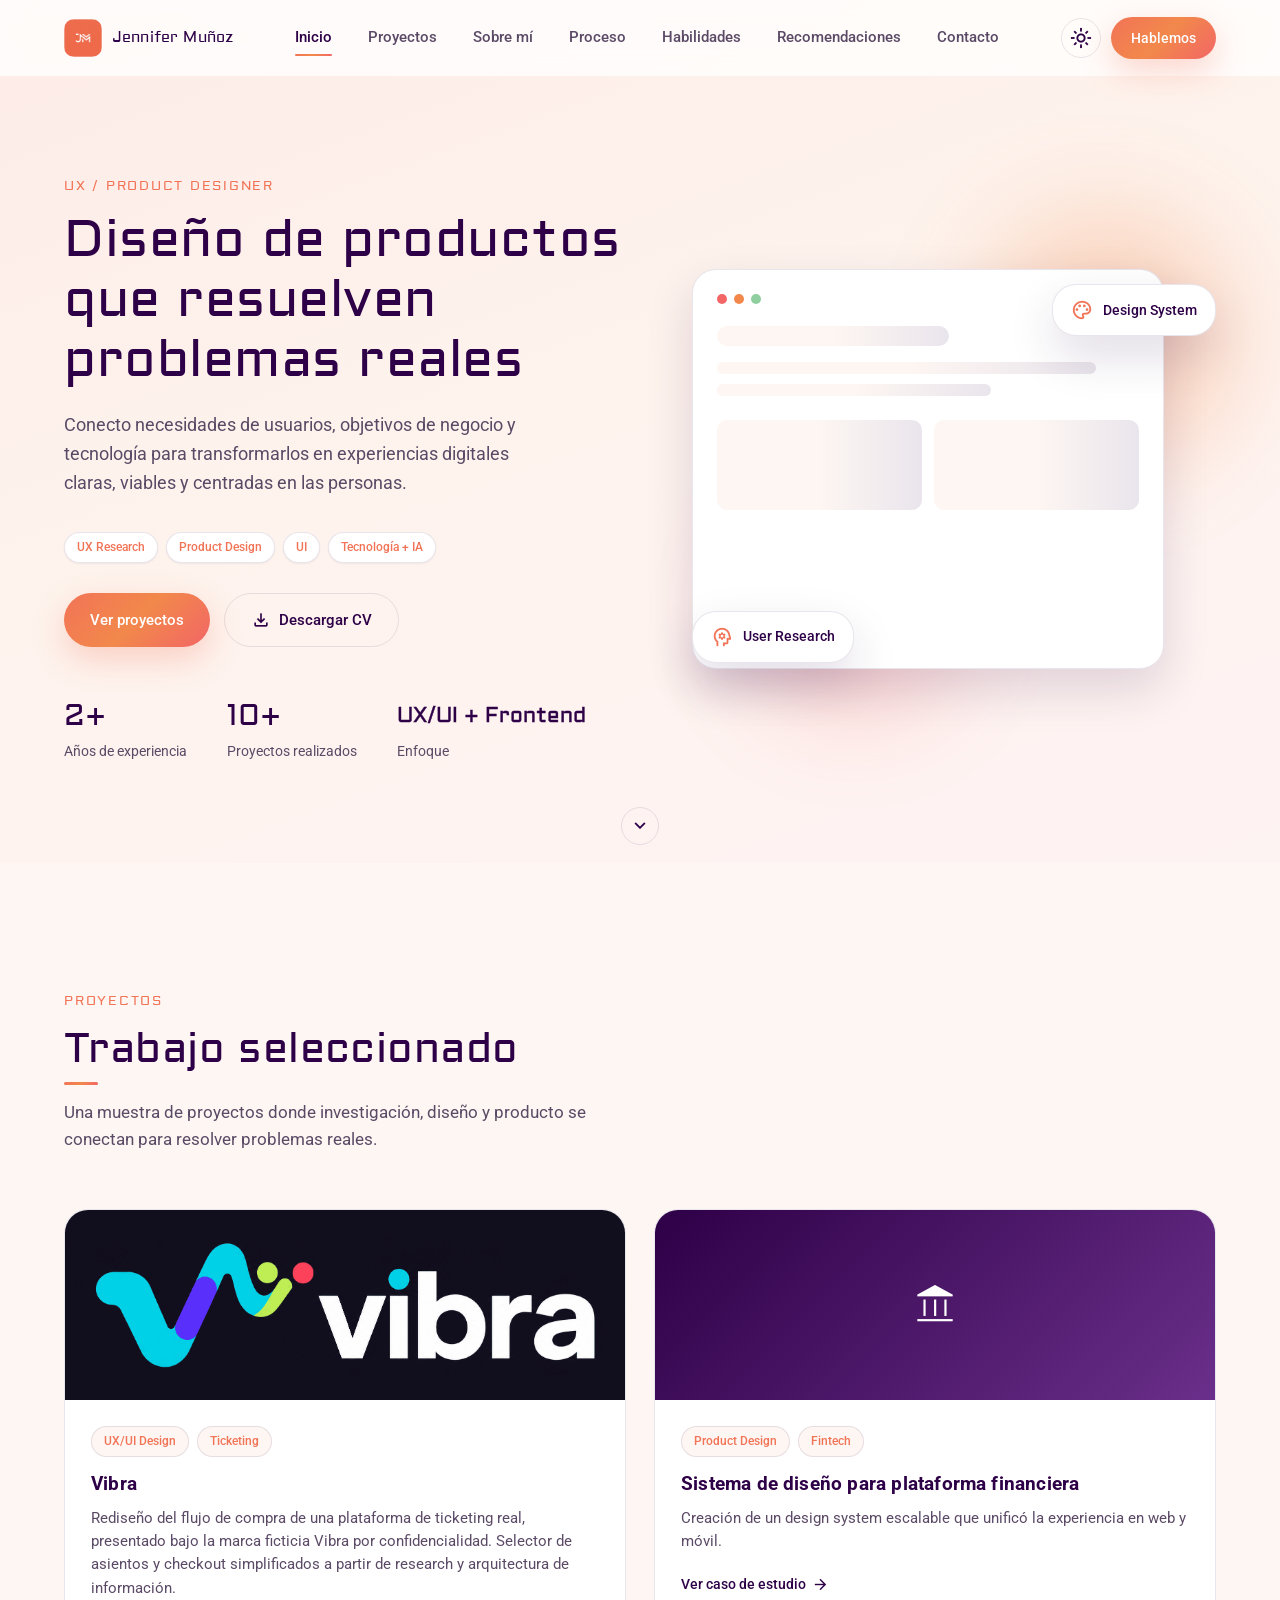
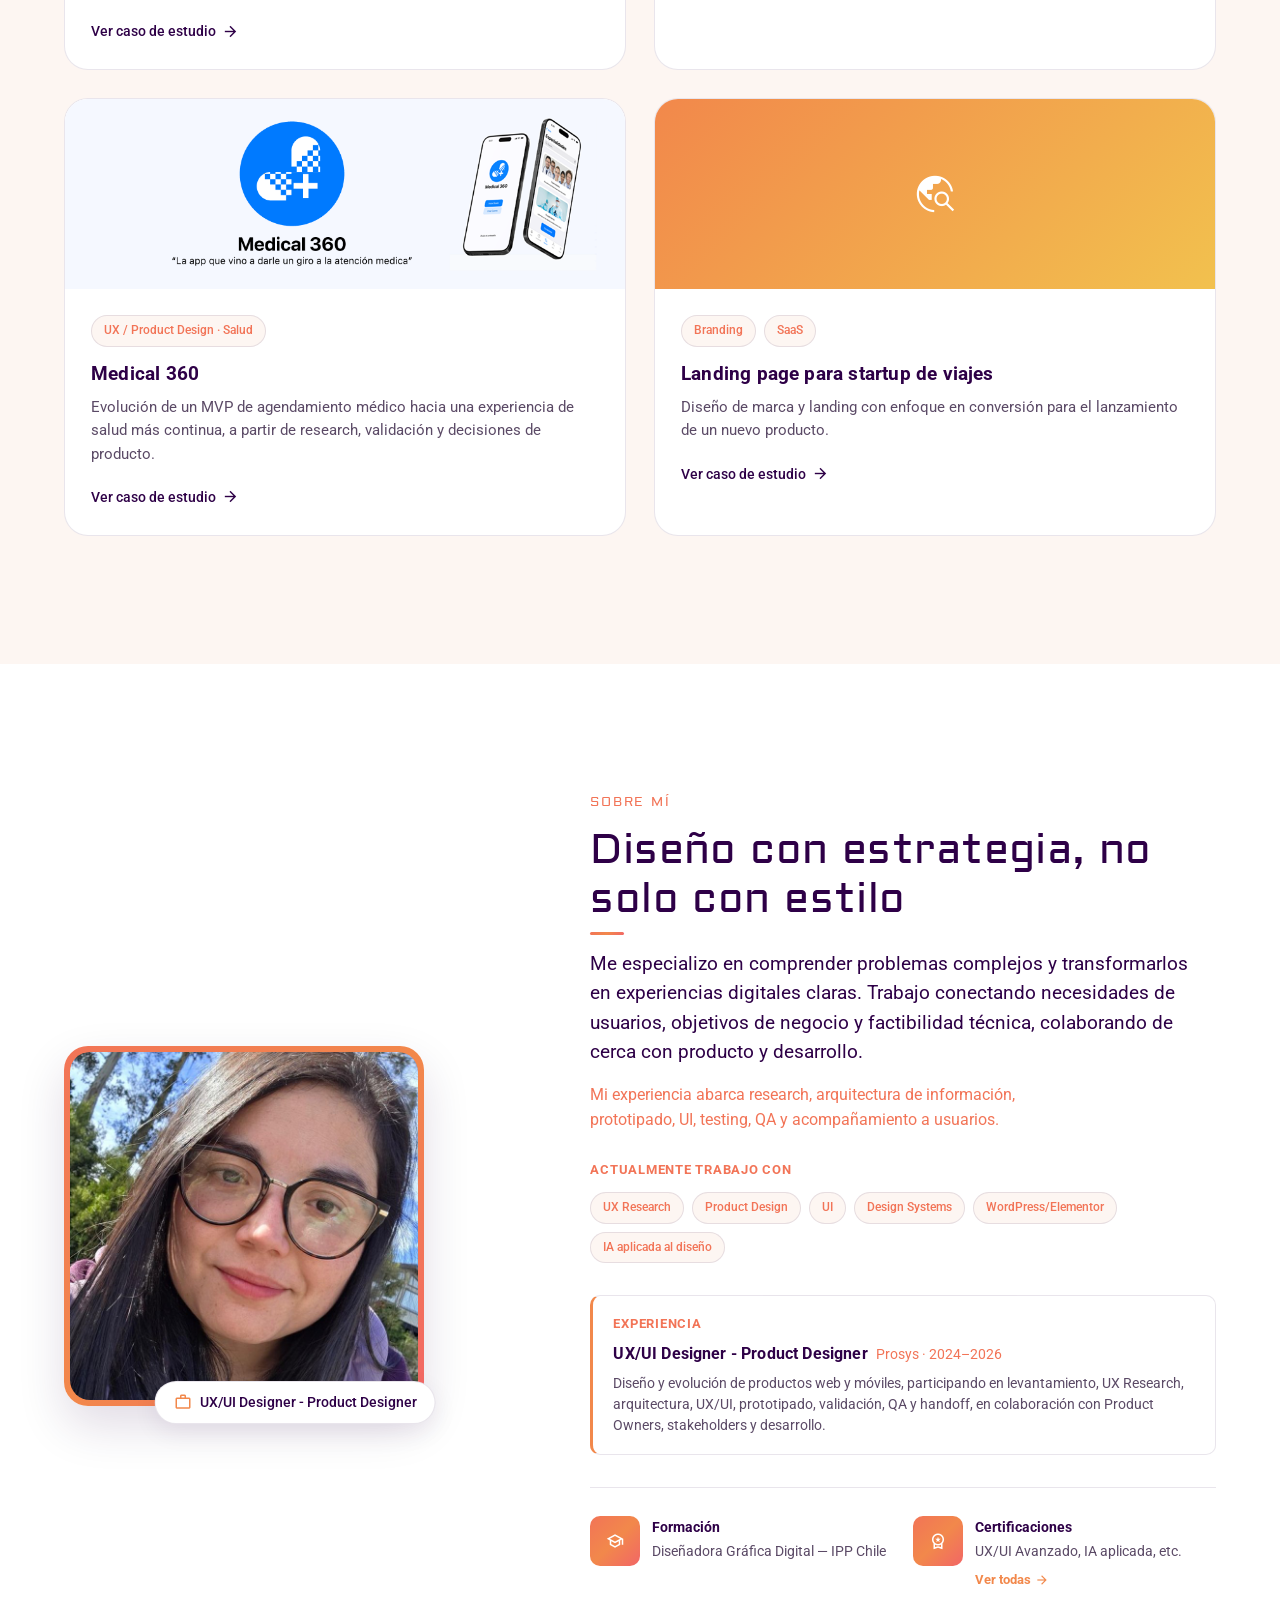
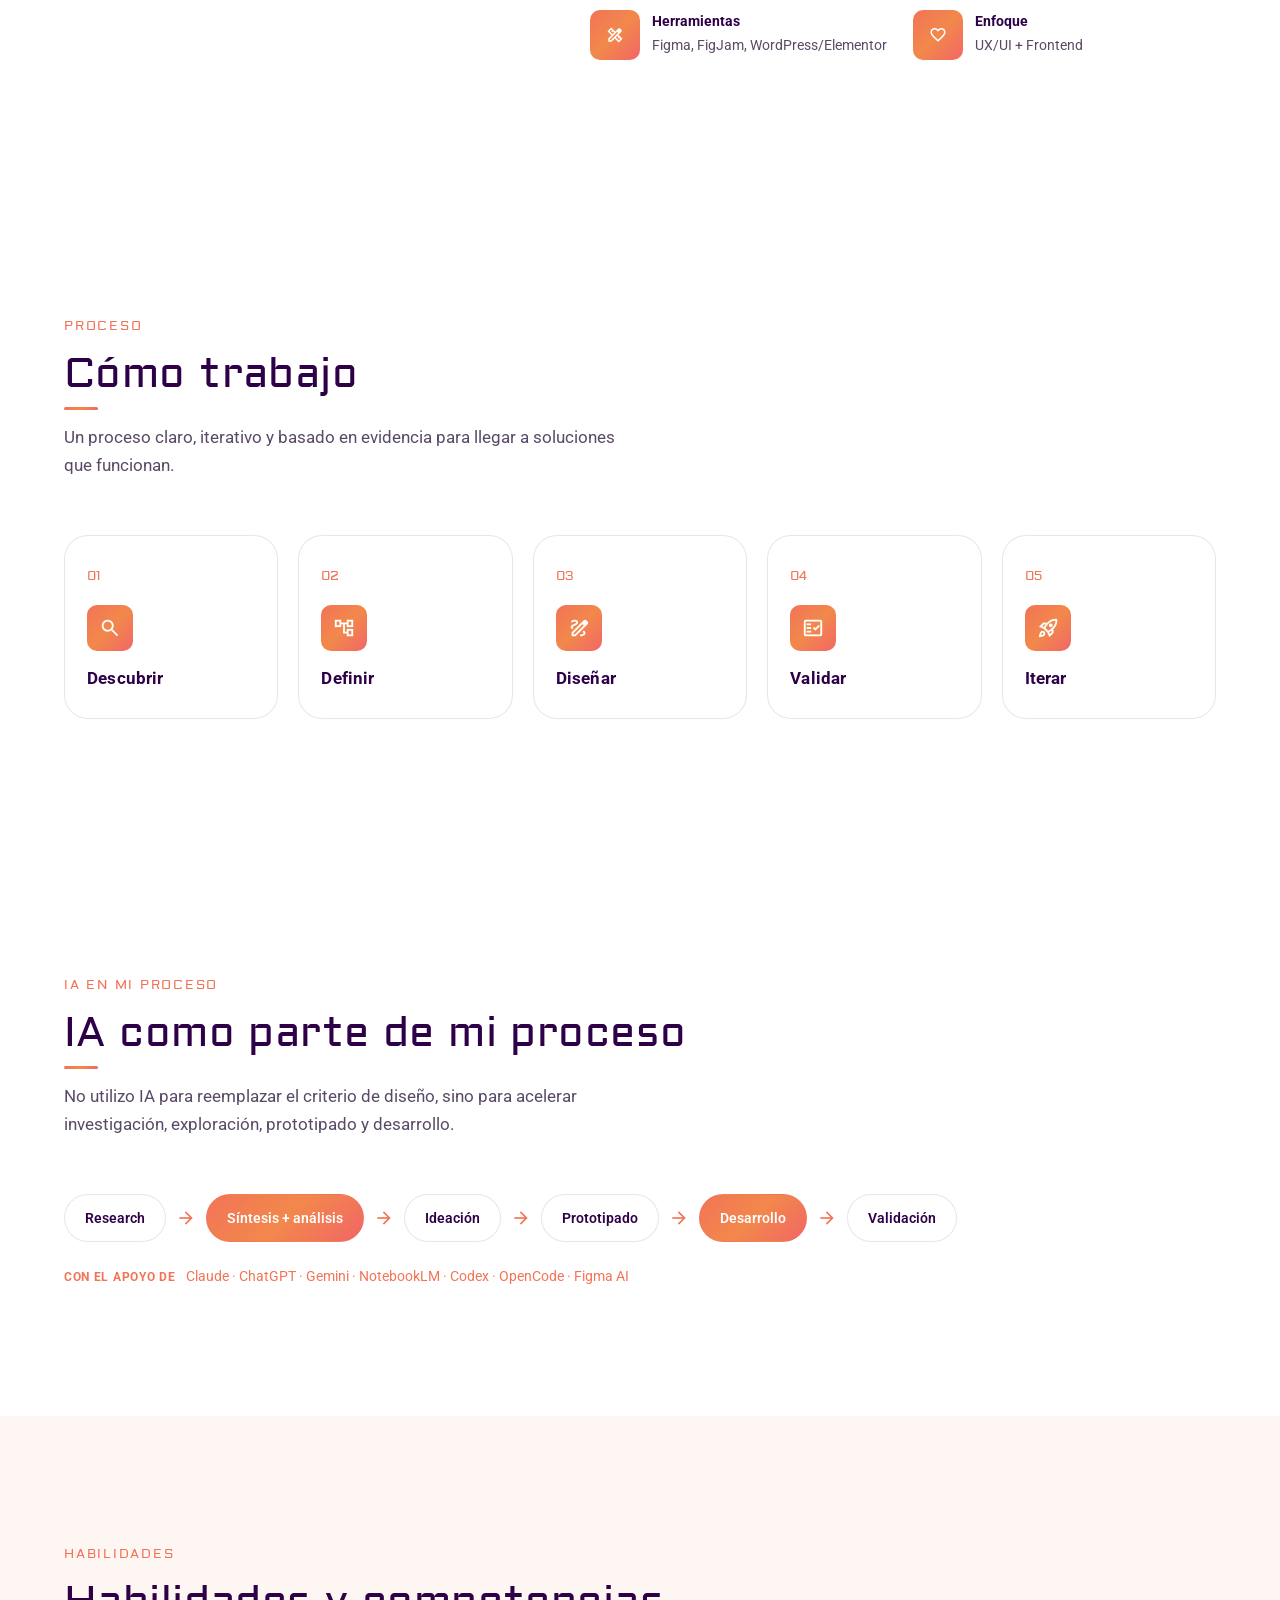
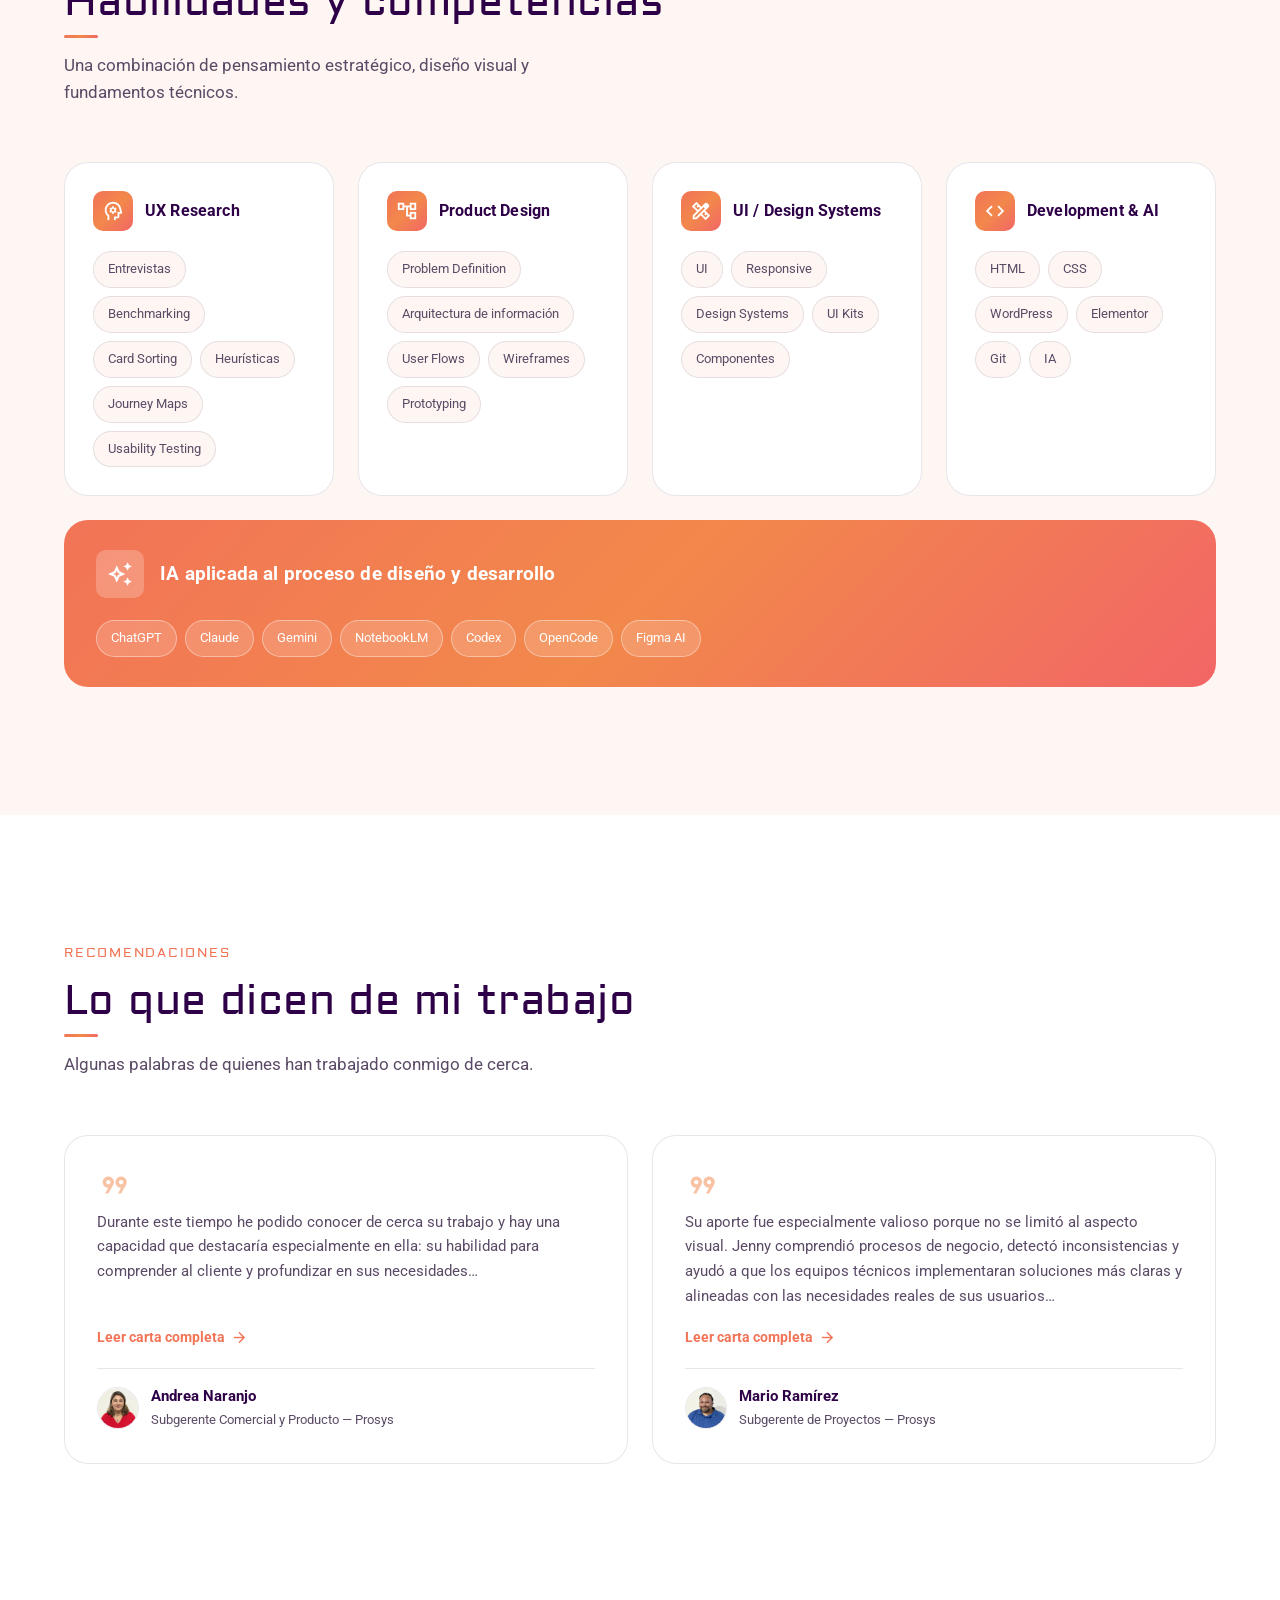
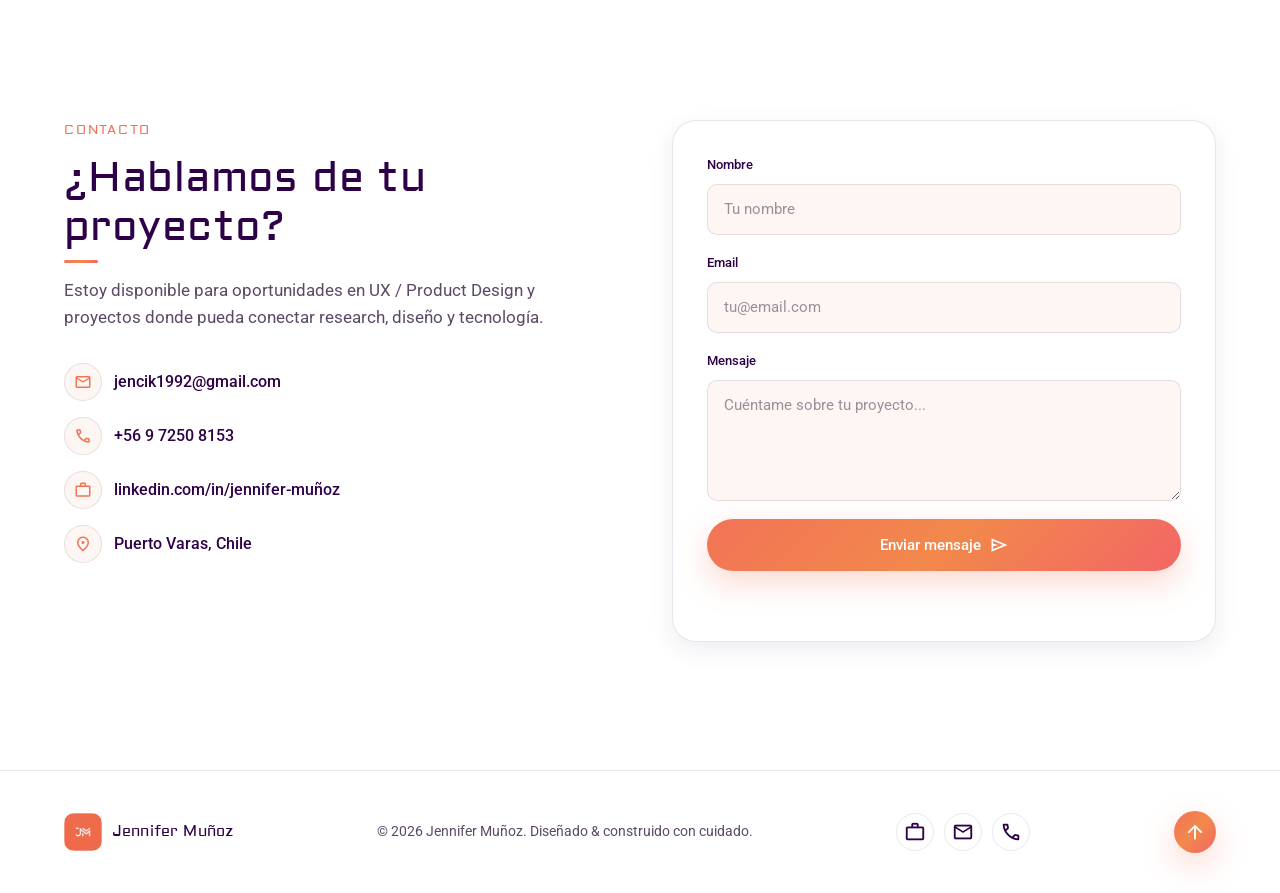
<file: index.html>
<!DOCTYPE html>
<html lang="es">
<head>
<meta charset="UTF-8">
<meta name="viewport" content="width=device-width, initial-scale=1.0">
<title>Jennifer Muñoz — UX / Product Designer</title>
<meta name="description" content="Portafolio de Jennifer Muñoz, UX / Product Designer. Más de 2 años transformando necesidades de usuarios y de negocio en productos digitales claros y funcionales.">

<!-- Fonts: Roboto (texto) + Aldrich (títulos) -->
<link rel="preconnect" href="https://fonts.googleapis.com">
<link rel="preconnect" href="https://fonts.gstatic.com" crossorigin>
<link href="https://fonts.googleapis.com/css2?family=Aldrich&family=Roboto:ital,wght@0,300;0,400;0,500;0,700;0,900;1,400&display=swap" rel="stylesheet">

<!-- Google Material Symbols (iconografía) -->
<link rel="stylesheet" href="https://fonts.googleapis.com/css2?family=Material+Symbols+Outlined:opsz,wght,FILL,GRAD@20..48,300..600,0..1,-25..0&display=swap">

<link rel="icon" type="image/svg+xml" href="assets/favicon.svg">
<link rel="stylesheet" href="css/style.css">
</head>
<body>

<a class="skip-link" href="#main">Saltar al contenido</a>

<!-- ============ HEADER ============ -->
<header class="header" id="header">
  <div class="container header__inner">
    <a href="#inicio" class="logo" aria-label="Ir a inicio">
      <img src="assets/img/logo.png" alt="Jennifer Muñoz" class="logo__mark">
      <span class="logo__name">Jennifer&nbsp;Muñoz</span>
    </a>

    <nav class="nav" id="nav" aria-label="Navegación principal">
      <ul class="nav__list">
        <li><a href="#inicio" class="nav__link is-active">Inicio</a></li>
        <li><a href="#proyectos" class="nav__link">Proyectos</a></li>
        <li><a href="#sobre-mi" class="nav__link">Sobre mí</a></li>
        <li><a href="#proceso" class="nav__link">Proceso</a></li>
        <li><a href="#habilidades" class="nav__link">Habilidades</a></li>
        <li><a href="#recomendaciones" class="nav__link">Recomendaciones</a></li>
        <li><a href="#contacto" class="nav__link">Contacto</a></li>
      </ul>
    </nav>

    <div class="header__actions">
      <button class="theme-toggle" id="themeToggle" type="button" aria-label="Cambiar a modo oscuro" aria-pressed="false">
        <span class="material-symbols-outlined theme-toggle__icon theme-toggle__icon--light">light_mode</span>
        <span class="material-symbols-outlined theme-toggle__icon theme-toggle__icon--dark">dark_mode</span>
      </button>

      <a href="#contacto" class="btn btn--primary btn--sm header__cta">Hablemos</a>

      <button class="menu-toggle" id="menuToggle" type="button" aria-label="Abrir menú" aria-expanded="false" aria-controls="nav">
        <span class="material-symbols-outlined">menu</span>
      </button>
    </div>
  </div>
</header>

<div class="nav-overlay" id="navOverlay"></div>

<main id="main">

  <!-- ============ HERO / INICIO ============ -->
  <section class="hero" id="inicio">
    <div class="container hero__inner">
      <div class="hero__content" data-animate>
        <p class="eyebrow">UX / PRODUCT DESIGNER</p>
        <h1 class="hero__title">Diseño de productos que resuelven problemas reales</h1>
        <p class="hero__lead">Conecto necesidades de usuarios, objetivos de negocio y tecnología para transformarlos en experiencias digitales claras, viables y centradas en las personas.</p>

        <ul class="hero__tags">
          <li class="tag">UX Research</li>
          <li class="tag">Product Design</li>
          <li class="tag">UI</li>
          <li class="tag">Tecnología + IA</li>
        </ul>

        <div class="hero__cta">
          <a href="#proyectos" class="btn btn--primary">Ver proyectos</a>
          <a href="assets/cv-jennifer-munoz.pdf" class="btn btn--ghost" download>
            <span class="material-symbols-outlined">download</span>
            Descargar CV
          </a>
        </div>

        <dl class="hero__stats">
          <div class="hero__stat">
            <dt data-count-to="2" data-count-suffix="+">0</dt>
            <dd>Años de experiencia</dd>
          </div>
          <div class="hero__stat">
            <dt data-count-to="10" data-count-suffix="+">0</dt>
            <dd>Proyectos realizados</dd>
          </div>
          <div class="hero__stat">
            <dt class="hero__stat-text">UX/UI + Frontend</dt>
            <dd>Enfoque</dd>
          </div>
        </dl>
      </div>

      <div class="hero__visual" data-animate data-animate-delay="1">
        <div class="hero-card hero-card--main">
          <div class="hero-card__top">
            <span class="dot dot--red"></span>
            <span class="dot dot--yellow"></span>
            <span class="dot dot--green"></span>
          </div>
          <div class="hero-card__body">
            <div class="skeleton skeleton--title"></div>
            <div class="skeleton skeleton--text"></div>
            <div class="skeleton skeleton--text short"></div>
            <div class="skeleton-grid">
              <div class="skeleton skeleton--block"></div>
              <div class="skeleton skeleton--block"></div>
            </div>
          </div>
        </div>
        <div class="hero-card hero-card--float-1">
          <span class="material-symbols-outlined">palette</span>
          <span>Design System</span>
        </div>
        <div class="hero-card hero-card--float-2">
          <span class="material-symbols-outlined">psychology</span>
          <span>User Research</span>
        </div>
        <div class="blob blob--1" aria-hidden="true"></div>
        <div class="blob blob--2" aria-hidden="true"></div>
      </div>
    </div>
    <button class="scroll-cue" id="scrollCue" aria-label="Bajar a la siguiente sección">
      <span class="material-symbols-outlined">keyboard_arrow_down</span>
    </button>
  </section>

  <!-- ============ PROYECTOS ============ -->
  <section class="projects" id="proyectos">
    <div class="container">
      <div class="section-head" data-animate>
        <p class="eyebrow">Proyectos</p>
        <h2 class="section-title">Trabajo seleccionado</h2>
        <p class="section-lead">Una muestra de proyectos donde investigación, diseño y producto se conectan para resolver problemas reales.</p>
      </div>

      <div class="projects__grid">

        <a class="project-card" href="proyectos/proyecto-1.html" data-animate>
          <div class="project-card__media project-card__media--1 project-card__media--img">
            <picture>
              <img src="assets/img/proyecto-1-identidad.png" alt="Vibra — logotipo y sistema de marca">
            </picture>
          </div>
          <div class="project-card__body">
            <div class="project-card__tags">
              <span class="tag">UX/UI Design</span>
              <span class="tag">Ticketing</span>
            </div>
            <h3>Vibra</h3>
            <p>Rediseño del flujo de compra de una plataforma de ticketing real, presentado bajo la marca ficticia Vibra por confidencialidad. Selector de asientos y checkout simplificados a partir de research y arquitectura de información.</p>
            <span class="project-card__link">Ver caso de estudio <span class="material-symbols-outlined">arrow_forward</span></span>
          </div>
        </a>

        <a class="project-card" href="proyectos/proyecto-2.html" data-animate data-animate-delay="1">
          <div class="project-card__media project-card__media--2">
            <span class="material-symbols-outlined">account_balance</span>
          </div>
          <div class="project-card__body">
            <div class="project-card__tags">
              <span class="tag">Product Design</span>
              <span class="tag">Fintech</span>
            </div>
            <h3>Sistema de diseño para plataforma financiera</h3>
            <p>Creación de un design system escalable que unificó la experiencia en web y móvil.</p>
            <span class="project-card__link">Ver caso de estudio <span class="material-symbols-outlined">arrow_forward</span></span>
          </div>
        </a>

        <a class="project-card" href="proyectos/proyecto-3.html" data-animate data-animate-delay="2">
          <div class="project-card__media project-card__media--3 project-card__media--img">
            <picture>
              <source media="(max-width: 600px)" srcset="assets/img/proyecto-3-hero-mobile.png">
              <img src="assets/img/proyecto-3-hero.png" alt="Medical 360 — app móvil de agendamiento médico" style="object-position: 35% center;">
            </picture>
          </div>
          <div class="project-card__body">
            <div class="project-card__tags">
              <span class="tag">UX / Product Design · Salud</span>
            </div>
            <h3>Medical 360</h3>
            <p>Evolución de un MVP de agendamiento médico hacia una experiencia de salud más continua, a partir de research, validación y decisiones de producto.</p>
            <span class="project-card__link">Ver caso de estudio <span class="material-symbols-outlined">arrow_forward</span></span>
          </div>
        </a>

        <a class="project-card" href="proyectos/proyecto-4.html" data-animate data-animate-delay="3">
          <div class="project-card__media project-card__media--4">
            <span class="material-symbols-outlined">travel_explore</span>
          </div>
          <div class="project-card__body">
            <div class="project-card__tags">
              <span class="tag">Branding</span>
              <span class="tag">SaaS</span>
            </div>
            <h3>Landing page para startup de viajes</h3>
            <p>Diseño de marca y landing con enfoque en conversión para el lanzamiento de un nuevo producto.</p>
            <span class="project-card__link">Ver caso de estudio <span class="material-symbols-outlined">arrow_forward</span></span>
          </div>
        </a>

      </div>
    </div>
  </section>

  <!-- ============ SOBRE MÍ ============ -->
  <section class="about" id="sobre-mi">
    <div class="container about__inner">
      <div class="about__visual" data-animate>
        <div class="about__avatar">
          <img src="assets/img/about-photo.jpg" alt="Jennifer Muñoz" loading="lazy">
        </div>
        <div class="about__badge">
          <span class="material-symbols-outlined">work</span>
          UX/UI Designer - Product Designer
        </div>
      </div>

      <div class="about__content" data-animate data-animate-delay="1">
        <p class="eyebrow">Sobre mí</p>
        <h2 class="section-title">Diseño con estrategia, no solo con estilo</h2>
        <p class="about__lead">
          Me especializo en comprender problemas complejos y transformarlos en experiencias digitales claras. Trabajo conectando necesidades de usuarios, objetivos de negocio y factibilidad técnica, colaborando de cerca con producto y desarrollo.
        </p>

        <p class="about__extended">
          Mi experiencia abarca research, arquitectura de información, prototipado, UI, testing, QA y acompañamiento a usuarios.
        </p>

        <div class="about__stack">
          <span class="about__stack-label">Actualmente trabajo con</span>
          <ul class="about__stack-tags">
            <li class="tag">UX Research</li>
            <li class="tag">Product Design</li>
            <li class="tag">UI</li>
            <li class="tag">Design Systems</li>
            <li class="tag">WordPress/Elementor</li>
            <li class="tag">IA aplicada al diseño</li>
          </ul>
        </div>

        <div class="about__experience">
          <span class="about__experience-label">Experiencia</span>
          <div class="about__experience-head">
            <h3>UX/UI Designer - Product Designer</h3>
            <span class="about__experience-meta">Prosys · 2024–2026</span>
          </div>
          <p class="about__experience-desc">Diseño y evolución de productos web y móviles, participando en levantamiento, UX Research, arquitectura, UX/UI, prototipado, validación, QA y handoff, en colaboración con Product Owners, stakeholders y desarrollo.</p>
        </div>

        <ul class="about__facts">
          <li>
            <span class="material-symbols-outlined">school</span>
            <div><strong>Formación</strong><span>Diseñadora Gráfica Digital — IPP Chile</span></div>
          </li>
          <li>
            <span class="material-symbols-outlined">workspace_premium</span>
            <div>
              <strong>Certificaciones</strong>
              <span>UX/UI Avanzado, IA aplicada, etc.</span>
              <button type="button" class="about__facts-more" data-recommendation-trigger="cert-modal">
                Ver todas
                <span class="material-symbols-outlined" aria-hidden="true">arrow_forward</span>
              </button>
            </div>
          </li>
          <li>
            <span class="material-symbols-outlined">design_services</span>
            <div><strong>Herramientas</strong><span>Figma, FigJam, WordPress/Elementor</span></div>
          </li>
          <li>
            <span class="material-symbols-outlined">favorite</span>
            <div><strong>Enfoque</strong><span>UX/UI + Frontend</span></div>
          </li>
        </ul>
      </div>
    </div>

    <!-- Modal de certificaciones -->
    <div class="recommendation-modal" id="cert-modal" aria-hidden="true">
      <div class="recommendation-modal__overlay" data-recommendation-close></div>
      <div class="recommendation-modal__panel" role="dialog" aria-modal="true" aria-labelledby="cert-modal-title">
        <button type="button" class="recommendation-modal__close" data-recommendation-close aria-label="Cerrar">
          <span class="material-symbols-outlined" aria-hidden="true">close</span>
        </button>
        <span class="material-symbols-outlined recommendation-modal__quote-icon" aria-hidden="true">workspace_premium</span>
        <p class="eyebrow">Formación complementaria</p>
        <h3 class="cert-modal__title" id="cert-modal-title">Certificaciones</h3>
        <ul class="cert-modal__list">
          <li class="cert-modal__career">
            <span class="cert-modal__career-icon material-symbols-outlined" aria-hidden="true">military_tech</span>
            <div class="cert-modal__career-body">
              <span class="cert-modal__career-tag">Carrera completa</span>
              <strong>Carrera de Desarrollo UX/UI</strong>
              <span>CoderHouse · 124 horas · 2023–2026</span>
              <ul class="cert-modal__career-includes">
                <li><span class="material-symbols-outlined" aria-hidden="true">check_circle</span>Photoshop e Illustrator <em>· 2023</em></li>
                <li><span class="material-symbols-outlined" aria-hidden="true">check_circle</span>UX/UI <em>· 2023</em></li>
                <li><span class="material-symbols-outlined" aria-hidden="true">check_circle</span>UX/UI Avanzado <em>· 2025</em></li>
                <li><span class="material-symbols-outlined" aria-hidden="true">check_circle</span>Desarrollo Web <em>· 2026</em></li>
              </ul>
            </div>
          </li>
          <li>
            <strong>Inteligencia Artificial: Técnicas de Aplicación y Perspectivas</strong>
            <span>IPLACEX · Octubre 2025</span>
          </li>
          <li>
            <strong>Domina la IA con Gemini</strong>
            <span>Google · Octubre 2025</span>
          </li>
          <li>
            <strong>Maximiza la IA en tu negocio (uso responsable de la IA)</strong>
            <span>Santander Open Academy · 2026</span>
          </li>
        </ul>
      </div>
    </div>
  </section>

  <!-- ============ PROCESO ============ -->
  <section class="process" id="proceso">
    <div class="container">
      <div class="section-head" data-animate>
        <p class="eyebrow">Proceso</p>
        <h2 class="section-title">Cómo trabajo</h2>
        <p class="section-lead">Un proceso claro, iterativo y basado en evidencia para llegar a soluciones que funcionan.</p>
      </div>

      <ol class="process__list">
        <li class="process__step" data-animate tabindex="0">
          <span class="process__number">01</span>
          <span class="material-symbols-outlined process__icon">search</span>
          <h3>Descubrir</h3>
          <p>Oriento cada decisión con research: entrevistas, encuestas, benchmarking, card sorting y análisis heurístico.</p>
        </li>
        <li class="process__step" data-animate data-animate-delay="1" tabindex="0">
          <span class="process__number">02</span>
          <span class="material-symbols-outlined process__icon">account_tree</span>
          <h3>Definir</h3>
          <p>Sistematizo el diseño con arquitectura de información, user flows y wireflows que sientan bases escalables.</p>
        </li>
        <li class="process__step" data-animate data-animate-delay="2" tabindex="0">
          <span class="process__number">03</span>
          <span class="material-symbols-outlined process__icon">draw</span>
          <h3>Diseñar</h3>
          <p>Prototipo interfaces web/mobile con sistemas de componentes reutilizables y UI responsive.</p>
        </li>
        <li class="process__step" data-animate data-animate-delay="3" tabindex="0">
          <span class="process__number">04</span>
          <span class="material-symbols-outlined process__icon">fact_check</span>
          <h3>Validar</h3>
          <p>Valido las principales decisiones mediante testing con usuarios, detectando fricciones y oportunidades de mejora.</p>
        </li>
        <li class="process__step" data-animate data-animate-delay="4" tabindex="0">
          <span class="process__number">05</span>
          <span class="material-symbols-outlined process__icon">rocket_launch</span>
          <h3>Iterar</h3>
          <p>Llevo el diseño a producción y acompaño la adopción con manuales y capacitación.</p>
        </li>
      </ol>
    </div>
  </section>

  <!-- ============ IA EN MI PROCESO ============ -->
  <section class="ai-process" id="ia-proceso">
    <div class="container">
      <div class="section-head" data-animate>
        <p class="eyebrow">IA en mi proceso</p>
        <h2 class="section-title">IA como parte de mi proceso</h2>
        <p class="section-lead">No utilizo IA para reemplazar el criterio de diseño, sino para acelerar investigación, exploración, prototipado y desarrollo.</p>
      </div>

      <div class="ai-process__flow" data-animate data-animate-delay="1">
        <span class="ai-process__step">Research</span>
        <span class="material-symbols-outlined ai-process__arrow" aria-hidden="true">arrow_forward</span>
        <span class="ai-process__step ai-process__step--ai">Síntesis + análisis</span>
        <span class="material-symbols-outlined ai-process__arrow" aria-hidden="true">arrow_forward</span>
        <span class="ai-process__step">Ideación</span>
        <span class="material-symbols-outlined ai-process__arrow" aria-hidden="true">arrow_forward</span>
        <span class="ai-process__step">Prototipado</span>
        <span class="material-symbols-outlined ai-process__arrow" aria-hidden="true">arrow_forward</span>
        <span class="ai-process__step ai-process__step--ai">Desarrollo</span>
        <span class="material-symbols-outlined ai-process__arrow" aria-hidden="true">arrow_forward</span>
        <span class="ai-process__step">Validación</span>
      </div>

      <p class="ai-process__tools" data-animate data-animate-delay="2">
        <span class="ai-process__tools-label">Con el apoyo de</span>
        Claude · ChatGPT · Gemini · NotebookLM · Codex · OpenCode · Figma AI
      </p>
    </div>
  </section>

  <!-- ============ HABILIDADES ============ -->
  <section class="skills" id="habilidades">
    <div class="container">
      <div class="section-head" data-animate>
        <p class="eyebrow">Habilidades</p>
        <h2 class="section-title">Habilidades y competencias</h2>
        <p class="section-lead">Una combinación de pensamiento estratégico, diseño visual y fundamentos técnicos.</p>
      </div>

      <div class="skills__grid">
        <div class="skills__category" data-animate>
          <div class="skills__category-head">
            <span class="material-symbols-outlined">psychology</span>
            <h3>UX Research</h3>
          </div>
          <ul class="skills__tags">
            <li>Entrevistas</li>
            <li>Benchmarking</li>
            <li>Card Sorting</li>
            <li>Heurísticas</li>
            <li>Journey Maps</li>
            <li>Usability Testing</li>
          </ul>
        </div>

        <div class="skills__category" data-animate data-animate-delay="1">
          <div class="skills__category-head">
            <span class="material-symbols-outlined">account_tree</span>
            <h3>Product Design</h3>
          </div>
          <ul class="skills__tags">
            <li>Problem Definition</li>
            <li>Arquitectura de información</li>
            <li>User Flows</li>
            <li>Wireframes</li>
            <li>Prototyping</li>
          </ul>
        </div>

        <div class="skills__category" data-animate data-animate-delay="2">
          <div class="skills__category-head">
            <span class="material-symbols-outlined">design_services</span>
            <h3>UI / Design Systems</h3>
          </div>
          <ul class="skills__tags">
            <li>UI</li>
            <li>Responsive</li>
            <li>Design Systems</li>
            <li>UI Kits</li>
            <li>Componentes</li>
          </ul>
        </div>

        <div class="skills__category" data-animate data-animate-delay="3">
          <div class="skills__category-head">
            <span class="material-symbols-outlined">code</span>
            <h3>Development &amp; AI</h3>
          </div>
          <ul class="skills__tags">
            <li>HTML</li>
            <li>CSS</li>
            <li>WordPress</li>
            <li>Elementor</li>
            <li>Git</li>
            <li>IA</li>
          </ul>
        </div>
      </div>

      <div class="skills__featured" data-animate data-animate-delay="4">
        <div class="skills__featured-head">
          <span class="material-symbols-outlined">auto_awesome</span>
          <div>
            <h3>IA aplicada al proceso de diseño y desarrollo</h3>
          </div>
        </div>
        <ul class="skills__tags skills__tags--featured">
          <li>ChatGPT</li>
          <li>Claude</li>
          <li>Gemini</li>
          <li>NotebookLM</li>
          <li>Codex</li>
          <li>OpenCode</li>
          <li>Figma AI</li>
        </ul>
      </div>
    </div>
  </section>

  <!-- ============ RECOMENDACIONES ============ -->
  <section class="recommendations" id="recomendaciones">
    <div class="container">
      <div class="section-head" data-animate>
        <p class="eyebrow">Recomendaciones</p>
        <h2 class="section-title">Lo que dicen de mi trabajo</h2>
        <p class="section-lead">Algunas palabras de quienes han trabajado conmigo de cerca.</p>
      </div>

      <div class="recommendations__grid">

        <article class="recommendation-card" data-animate>
          <span class="material-symbols-outlined recommendation-card__quote-icon" aria-hidden="true">format_quote</span>
          <p class="recommendation-card__excerpt">
            Durante este tiempo he podido conocer de cerca su trabajo y hay una capacidad que destacaría especialmente en ella: su habilidad para comprender al cliente y profundizar en sus necesidades&hellip;
          </p>
          <button type="button" class="recommendation-card__more" data-recommendation-trigger="rec-1">
            Leer carta completa
            <span class="material-symbols-outlined" aria-hidden="true">arrow_forward</span>
          </button>
          <footer class="recommendation-card__author">
            <img src="assets/img/rec-andrea-naranjo.jpg" alt="Andrea Naranjo" class="recommendation-card__avatar" loading="lazy">
            <div>
              <strong>Andrea Naranjo</strong>
              <span>Subgerente Comercial y Producto — Prosys</span>
            </div>
          </footer>
        </article>

        <article class="recommendation-card" data-animate data-animate-delay="1">
          <span class="material-symbols-outlined recommendation-card__quote-icon" aria-hidden="true">format_quote</span>
          <p class="recommendation-card__excerpt">
            Su aporte fue especialmente valioso porque no se limitó al aspecto visual. Jenny comprendió procesos de negocio, detectó inconsistencias y ayudó a que los equipos técnicos implementaran soluciones más claras y alineadas con las necesidades reales de sus usuarios&hellip;
          </p>
          <button type="button" class="recommendation-card__more" data-recommendation-trigger="rec-2">
            Leer carta completa
            <span class="material-symbols-outlined" aria-hidden="true">arrow_forward</span>
          </button>
          <footer class="recommendation-card__author">
            <img src="assets/img/rec-mario-ramirez.jpg" alt="Mario Ramírez" class="recommendation-card__avatar" loading="lazy">
            <div>
              <strong>Mario Ramírez</strong>
              <span>Subgerente de Proyectos — Prosys</span>
            </div>
          </footer>
        </article>

      </div>
    </div>

    <!-- Modales de carta completa -->
    <div class="recommendation-modal" id="rec-1" aria-hidden="true">
      <div class="recommendation-modal__overlay" data-recommendation-close></div>
      <div class="recommendation-modal__panel" role="dialog" aria-modal="true" aria-labelledby="rec-1-title">
        <button type="button" class="recommendation-modal__close" data-recommendation-close aria-label="Cerrar">
          <span class="material-symbols-outlined" aria-hidden="true">close</span>
        </button>
        <span class="material-symbols-outlined recommendation-modal__quote-icon" aria-hidden="true">format_quote</span>
        <div class="recommendation-modal__letter">
          <p class="recommendation-modal__text">A quien corresponda:</p>
          <p class="recommendation-modal__text">
            Por medio de la presente, quiero recomendar a Jennifer Muñoz, con quien he tenido la
            oportunidad de trabajar en Prosys en el área de Experiencia de Usuario.
          </p>
          <p class="recommendation-modal__text">
            Durante este tiempo he podido conocer de cerca su trabajo y hay una capacidad que destacaría
            especialmente en ella: su habilidad para comprender al cliente y profundizar en sus
            necesidades. Jennifer tiene una muy buena capacidad para conducir procesos de levantamiento
            y entendimiento, escuchar, analizar la información obtenida y aportar una mirada que permite
            comprender mejor el desafío que se busca resolver.
          </p>
          <p class="recommendation-modal__text">
            También destaco especialmente la calidad y profundidad de sus análisis de mercado. Tiene
            curiosidad y una disposición natural a investigar más allá de lo solicitado, lo que le permite
            entregar antecedentes y perspectivas que enriquecen la toma de decisiones y muchas veces
            superan lo inicialmente esperado.
          </p>
          <p class="recommendation-modal__text">
            Otro aspecto que valoro mucho de Jennifer es su capacidad y disposición permanente para
            aprender. Es una profesional que busca activamente nuevas herramientas y conocimientos, se
            capacita por iniciativa propia y demuestra un interés genuino por seguir desarrollándose, sin
            necesitar que alguien se lo solicite.
          </p>
          <p class="recommendation-modal__text">
            Esa combinación de escucha, análisis, curiosidad e iniciativa hace que pueda aportar no
            solamente desde la disciplina de UX, sino también en conversaciones donde es necesario
            conectar las necesidades del usuario y del cliente con las decisiones de producto y negocio.
          </p>
          <p class="recommendation-modal__text">
            Por mi experiencia trabajando con ella, considero que Jennifer puede ser un aporte muy valioso
            para equipos que busquen una profesional comprometida con comprender antes de diseñar,
            con capacidad de aprendizaje y con una mirada que vaya más allá de lo evidente.
          </p>
          <p class="recommendation-modal__text">
            La recomiendo con plena confianza para continuar desarrollándose profesionalmente en roles
            relacionados con Experiencia de Usuario, UX Research, Product Design y disciplinas afines.
          </p>
          <p class="recommendation-modal__text">
            Quedo disponible para entregar mayores antecedentes sobre su experiencia y desempeño
            profesional si fueran necesarios.
          </p>
        </div>
        <footer class="recommendation-modal__author">
          <img src="assets/img/rec-andrea-naranjo.jpg" alt="Andrea Naranjo" class="recommendation-modal__avatar" loading="lazy">
          <div>
            <strong id="rec-1-title">Andrea Naranjo</strong>
            <span>Subgerente Comercial y Producto — Prosys</span>
            <span class="recommendation-modal__contact">Contacto de referencia: +56 9 3385 2153 · anaranjo@prosys.cl</span>
          </div>
        </footer>
      </div>
    </div>

    <div class="recommendation-modal" id="rec-2" aria-hidden="true">
      <div class="recommendation-modal__overlay" data-recommendation-close></div>
      <div class="recommendation-modal__panel" role="dialog" aria-modal="true" aria-labelledby="rec-2-title">
        <button type="button" class="recommendation-modal__close" data-recommendation-close aria-label="Cerrar">
          <span class="material-symbols-outlined" aria-hidden="true">close</span>
        </button>
        <span class="material-symbols-outlined recommendation-modal__quote-icon" aria-hidden="true">format_quote</span>
        <div class="recommendation-modal__letter">
          <p class="recommendation-modal__text">A quien corresponda:</p>
          <p class="recommendation-modal__text">
            Durante su desempeño en Prosys tuve la oportunidad de trabajar directamente con Jenny
            Muñoz en el diseño y evolución de distintas aplicaciones web y móviles. Su participación
            abarcó desde el levantamiento y análisis funcional hasta el diseño, la transferencia hacia
            desarrollo, la validación de las soluciones y el acompañamiento a usuarios.
          </p>
          <p class="recommendation-modal__text">
            Su aporte fue especialmente valioso porque no se limitó al aspecto visual. Jenny comprendió
            procesos de negocio, detectó inconsistencias, convirtió observaciones en requerimientos
            accionables y ayudó a que los equipos técnicos implementaran soluciones más claras,
            consistentes y alineadas con las necesidades reales de sus usuarios.
          </p>
          <p class="recommendation-modal__text"><strong>Aplicaciones e impacto generado</strong></p>
          <p class="recommendation-modal__text">
            <strong>Portal de autoservicio y Back Office de solicitudes.</strong> Contribuyó a digitalizar
            procesos que se gestionaban manualmente, estructurando flujos, estados, roles y permisos.
            Su trabajo mejoró la trazabilidad de las solicitudes y redujo ambigüedades entre usuarios,
            analistas y equipos internos.
          </p>
          <p class="recommendation-modal__text">
            <strong>Portal de gestión y revisión de información regulatoria.</strong> Participó en el
            levantamiento, definición de flujos, diseño de maquetas y validación con usuarios. Su
            aporte permitió simplificar procesos complejos y entregar al equipo de desarrollo una
            propuesta funcionalmente validada antes de la implementación.
          </p>
          <p class="recommendation-modal__text">
            <strong>Aplicación móvil de inspecciones en terreno y Back Office.</strong> Aportó al diseño
            de una experiencia offline-first, a la revisión de formularios especializados y a los flujos
            de captura y sincronización. Esto ayudó a reemplazar registros manuales y a centralizar el
            seguimiento de la información recolectada en terreno.
          </p>
          <p class="recommendation-modal__text">
            <strong>Aplicación de autoservicio para venta y emisión de entradas.</strong> Preparó el
            diseño final, los prototipos y el handoff técnico mediante Figma y Zeplin. La precisión de
            sus entregables redujo interpretaciones durante el desarrollo y fortaleció la consistencia
            visual y funcional del producto.
          </p>
          <p class="recommendation-modal__text">
            <strong>Aporte transversal.</strong> En las distintas plataformas en que participó, Jenny
            revisó reglas de negocio, perfiles, permisos, estados y comportamiento de interfaces,
            contrastando las definiciones funcionales con las maquetas y el desarrollo implementado.
            Sus observaciones permitieron detectar y corregir problemas antes de las entregas.
          </p>
          <p class="recommendation-modal__text">
            También tuvo una participación relevante en capacitaciones y procesos de adopción.
            Registró hallazgos de usuarios, elaboró historias de usuario, generó manuales para
            aplicaciones web y móviles y facilitó la comunicación entre producto, desarrollo y QA. Esto
            ayudó a acelerar la resolución de observaciones y a entregar soluciones más comprensibles
            para sus usuarios finales.
          </p>
          <p class="recommendation-modal__text">
            Jenny se caracteriza por su responsabilidad, autonomía, capacidad de aprendizaje y
            disposición para colaborar con equipos multidisciplinarios. Además, ha demostrado
            iniciativa para incorporar nuevas herramientas e inteligencia artificial en sus procesos de
            investigación, documentación, diseño y prototipado.
          </p>
          <p class="recommendation-modal__text">
            La recomiendo con plena confianza para desempeñarse en cargos relacionados con UX/UI,
            UX Research, Product Design y diseño de productos digitales, especialmente en
            organizaciones que necesiten conectar las necesidades de usuarios y negocio con soluciones
            claras, escalables y técnicamente implementables.
          </p>
        </div>
        <footer class="recommendation-modal__author">
          <img src="assets/img/rec-mario-ramirez.jpg" alt="Mario Ramírez" class="recommendation-modal__avatar" loading="lazy">
          <div>
            <strong id="rec-2-title">Mario Ramírez</strong>
            <span>Subgerente de Proyectos — Prosys</span>
            <span class="recommendation-modal__contact">Contacto de referencia: +56 9 3384 6926 · mramirez@prosys.cl</span>
          </div>
        </footer>
      </div>
    </div>
  </section>

  <!-- ============ CONTACTO ============ -->
  <section class="contact" id="contacto">
    <div class="container contact__inner">
      <div class="contact__content" data-animate>
        <p class="eyebrow">Contacto</p>
        <h2 class="section-title">¿Hablamos de tu proyecto?</h2>
        <p class="section-lead">Estoy disponible para oportunidades en UX / Product Design y proyectos donde pueda conectar research, diseño y tecnología.</p>

        <ul class="contact__list">
          <li>
            <a href="mailto:jencik1992@gmail.com">
              <span class="material-symbols-outlined">mail</span>
              jencik1992@gmail.com
            </a>
          </li>
          <li>
            <a href="tel:+56972508153">
              <span class="material-symbols-outlined">call</span>
              +56 9 7250 8153
            </a>
          </li>
          <li>
            <a href="https://www.linkedin.com/in/jennifer-muñoz-3518a0296" target="_blank" rel="noopener noreferrer">
              <span class="material-symbols-outlined">work</span>
              linkedin.com/in/jennifer-muñoz
            </a>
          </li>
          <li>
            <a href="https://www.google.com/maps/search/?api=1&query=Puerto+Varas%2C+Chile" target="_blank" rel="noopener noreferrer">
              <span class="material-symbols-outlined">location_on</span>
              Puerto Varas, Chile
            </a>
          </li>
        </ul>
      </div>

      <form class="contact__form" id="contactForm" name="contacto" method="POST" data-netlify="true" netlify-honeypot="empresa" data-animate data-animate-delay="1">
        <input type="hidden" name="form-name" value="contacto">
        <p class="hp-field"><label>No llenar: <input name="empresa"></label></p>

        <div class="form-field">
          <label for="nombre">Nombre</label>
          <input type="text" id="nombre" name="nombre" placeholder="Tu nombre" required>
        </div>
        <div class="form-field">
          <label for="email">Email</label>
          <input type="email" id="email" name="email" placeholder="tu@email.com" required>
        </div>
        <div class="form-field">
          <label for="mensaje">Mensaje</label>
          <textarea id="mensaje" name="mensaje" rows="4" placeholder="Cuéntame sobre tu proyecto..." required></textarea>
        </div>

        <button type="submit" class="btn btn--primary btn--block">
          Enviar mensaje
          <span class="material-symbols-outlined">send</span>
        </button>

        <p class="form-status" id="formStatus" role="status" aria-live="polite"></p>
      </form>
    </div>
  </section>

</main>

<!-- ============ FOOTER ============ -->
<footer class="footer">
  <div class="container footer__inner">
    <a href="#inicio" class="logo logo--footer">
      <img src="assets/img/logo.png" alt="Jennifer Muñoz" class="logo__mark">
      <span class="logo__name">Jennifer&nbsp;Muñoz</span>
    </a>

    <p class="footer__copy">© <span id="year"></span> Jennifer Muñoz. Diseñado &amp; construido con cuidado.</p>

    <div class="footer__social">
      <a href="https://www.linkedin.com/in/jennifer-muñoz-3518a0296" target="_blank" rel="noopener noreferrer" aria-label="LinkedIn">
        <span class="material-symbols-outlined">work</span>
      </a>
      <a href="mailto:jencik1992@gmail.com" aria-label="Email">
        <span class="material-symbols-outlined">mail</span>
      </a>
      <a href="tel:+56972508153" aria-label="Teléfono">
        <span class="material-symbols-outlined">call</span>
      </a>
    </div>

    <button class="back-to-top" id="backToTop" aria-label="Volver arriba">
      <span class="material-symbols-outlined">arrow_upward</span>
    </button>
  </div>
</footer>

<script src="js/script.js"></script>
</body>
</html>
</file>
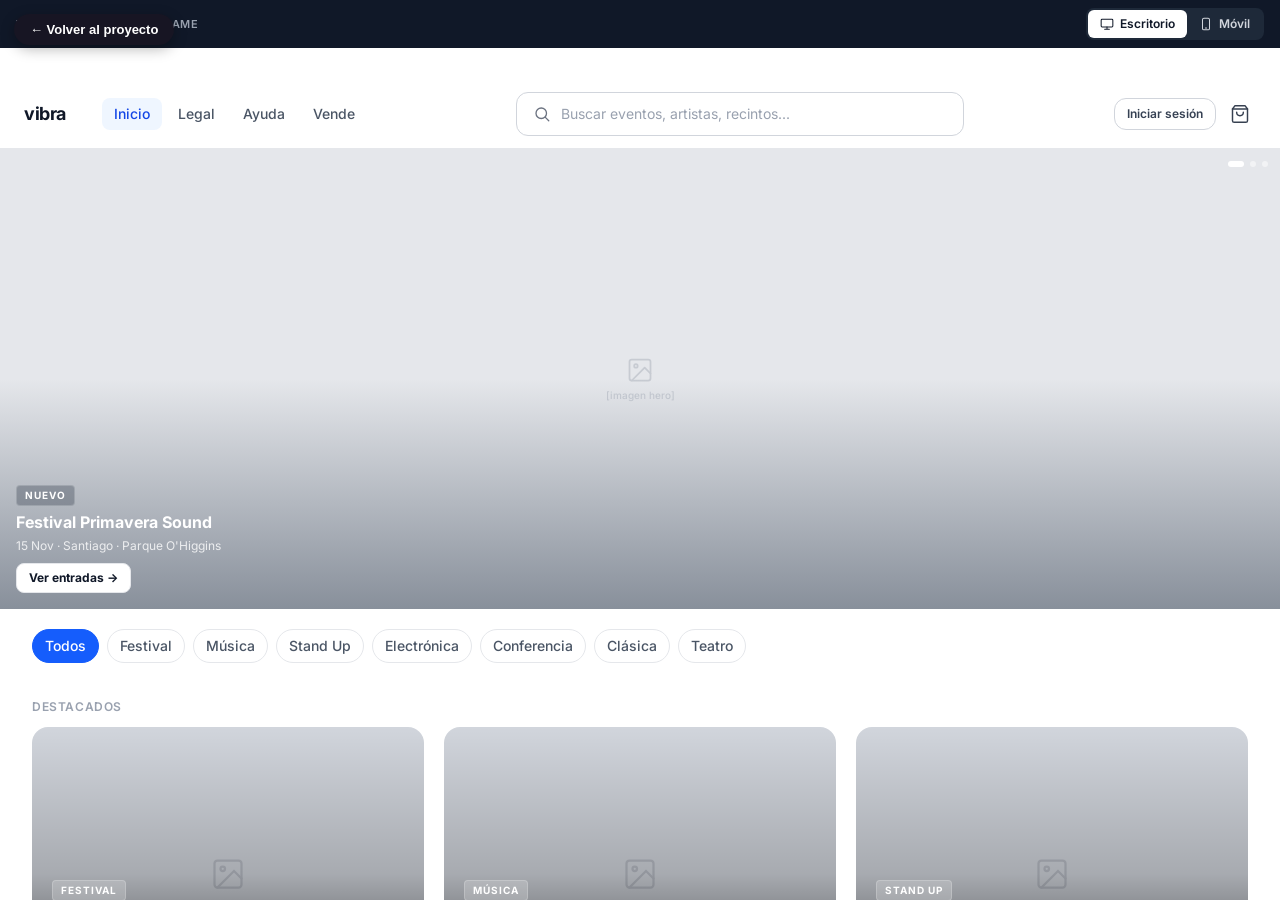
<file: assets/prototipo-vibra/index.html>
<!doctype html>
<html lang="en">
  <head>
    
    <meta charset="UTF-8" />
    <meta name="viewport" content="width=device-width, initial-scale=1.0" />
    <title>Vibra — Wireframe navegable</title>
    
    <meta name="description" content="This responsive ticketing platform enables users to easily purchase and manage event tickets from their mobile devices, enhancing convenience and accessibility.">
    <meta name="robots" content="noindex, nofollow">
    <meta property="og:title" content="Vibra — Wireframe navegable">
    <meta property="og:description" content="This responsive ticketing platform enables users to easily purchase and manage event tickets from their mobile devices, enhancing convenience and accessibility.">
    <script defer src="./assets/wireframe.js"></script>
    <link rel="stylesheet" href="./assets/wireframe.css">
  </head>
  <body>
    <script>(function(){if(window.self!==window.top)return;var a=document.createElement('a');a.href='../../proyectos/proyecto-1.html#wireframe-funcional';a.textContent='← Volver al proyecto';a.style.cssText='position:fixed;top:14px;left:14px;z-index:2147483647;display:inline-flex;align-items:center;gap:6px;padding:9px 16px;border-radius:999px;background:rgb(23,21,35);color:#fff;font:600 13px/1 -apple-system,BlinkMacSystemFont,"Segoe UI",Roboto,sans-serif;text-decoration:none;box-shadow:0 4px 14px rgba(0,0,0,.28);';document.body.appendChild(a);})();</script>
    
    <div id="root"></div>
    
  </body>
</html>
</file>
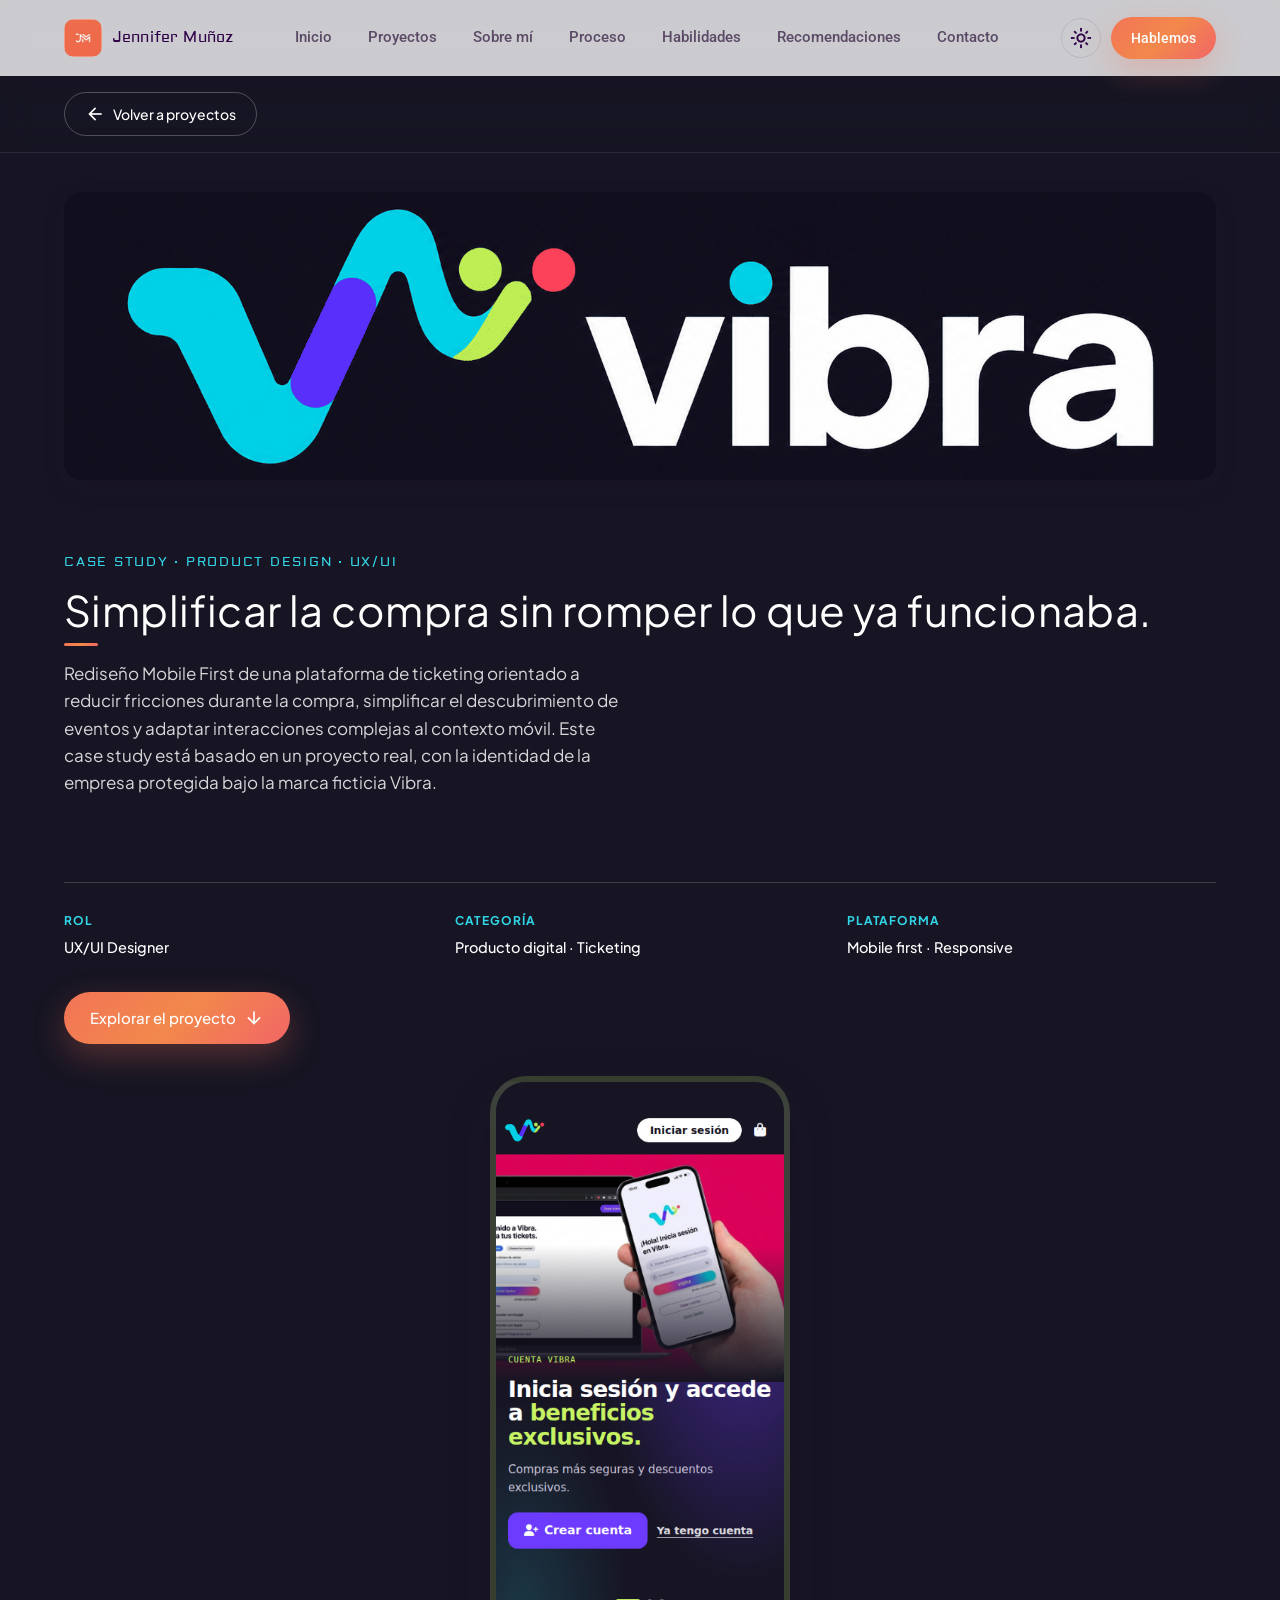
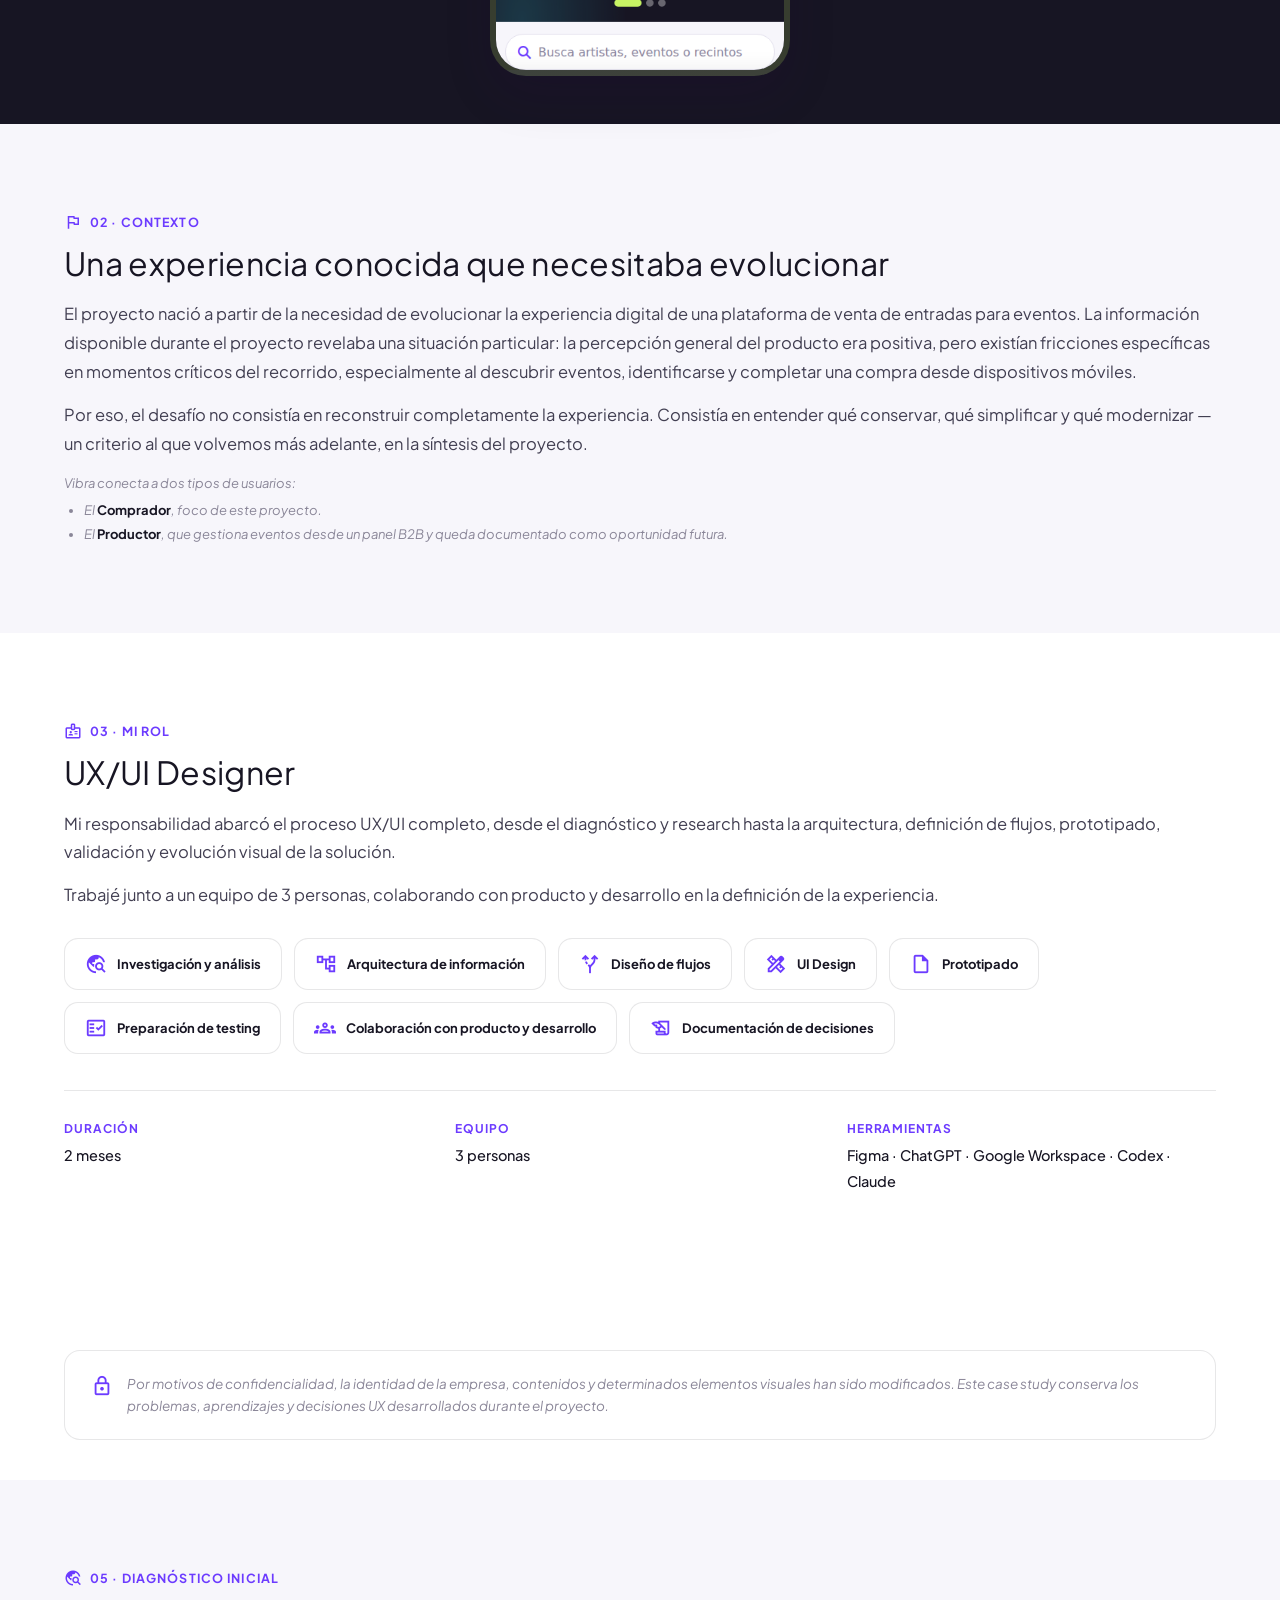
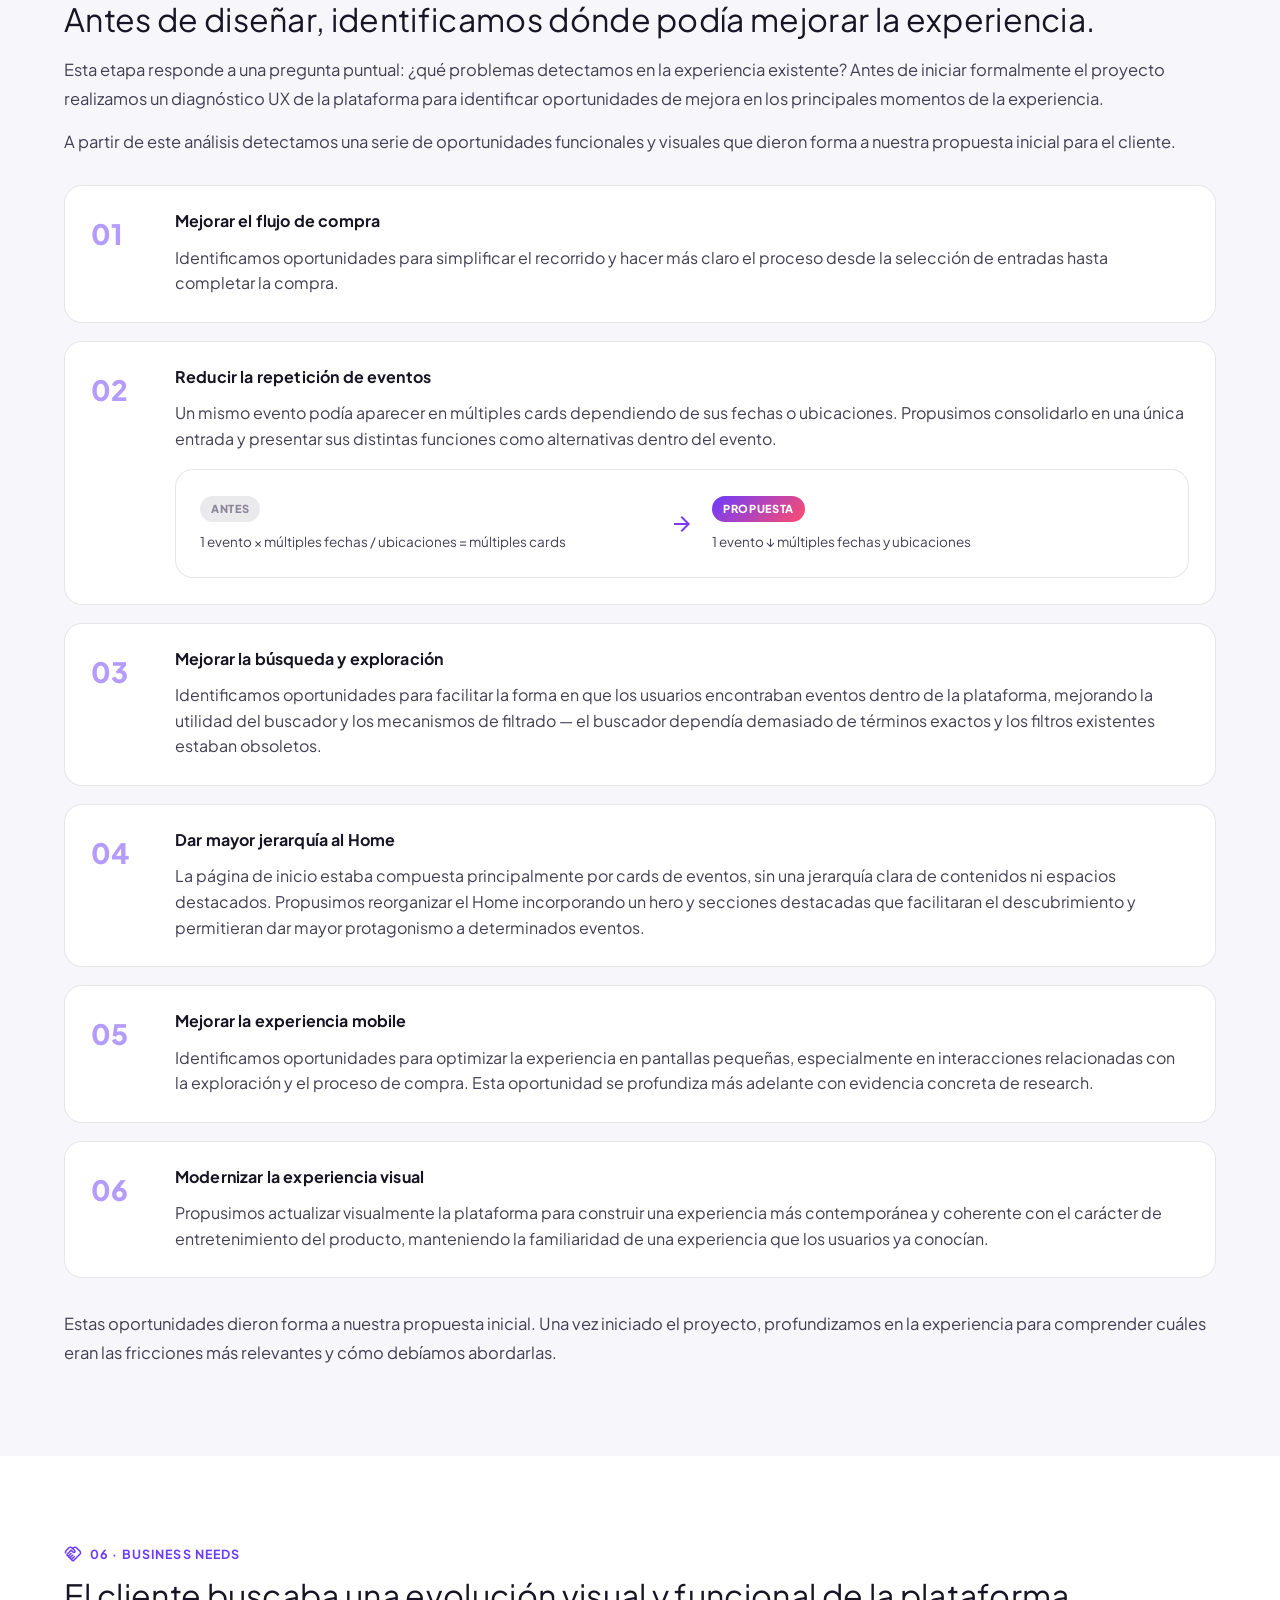
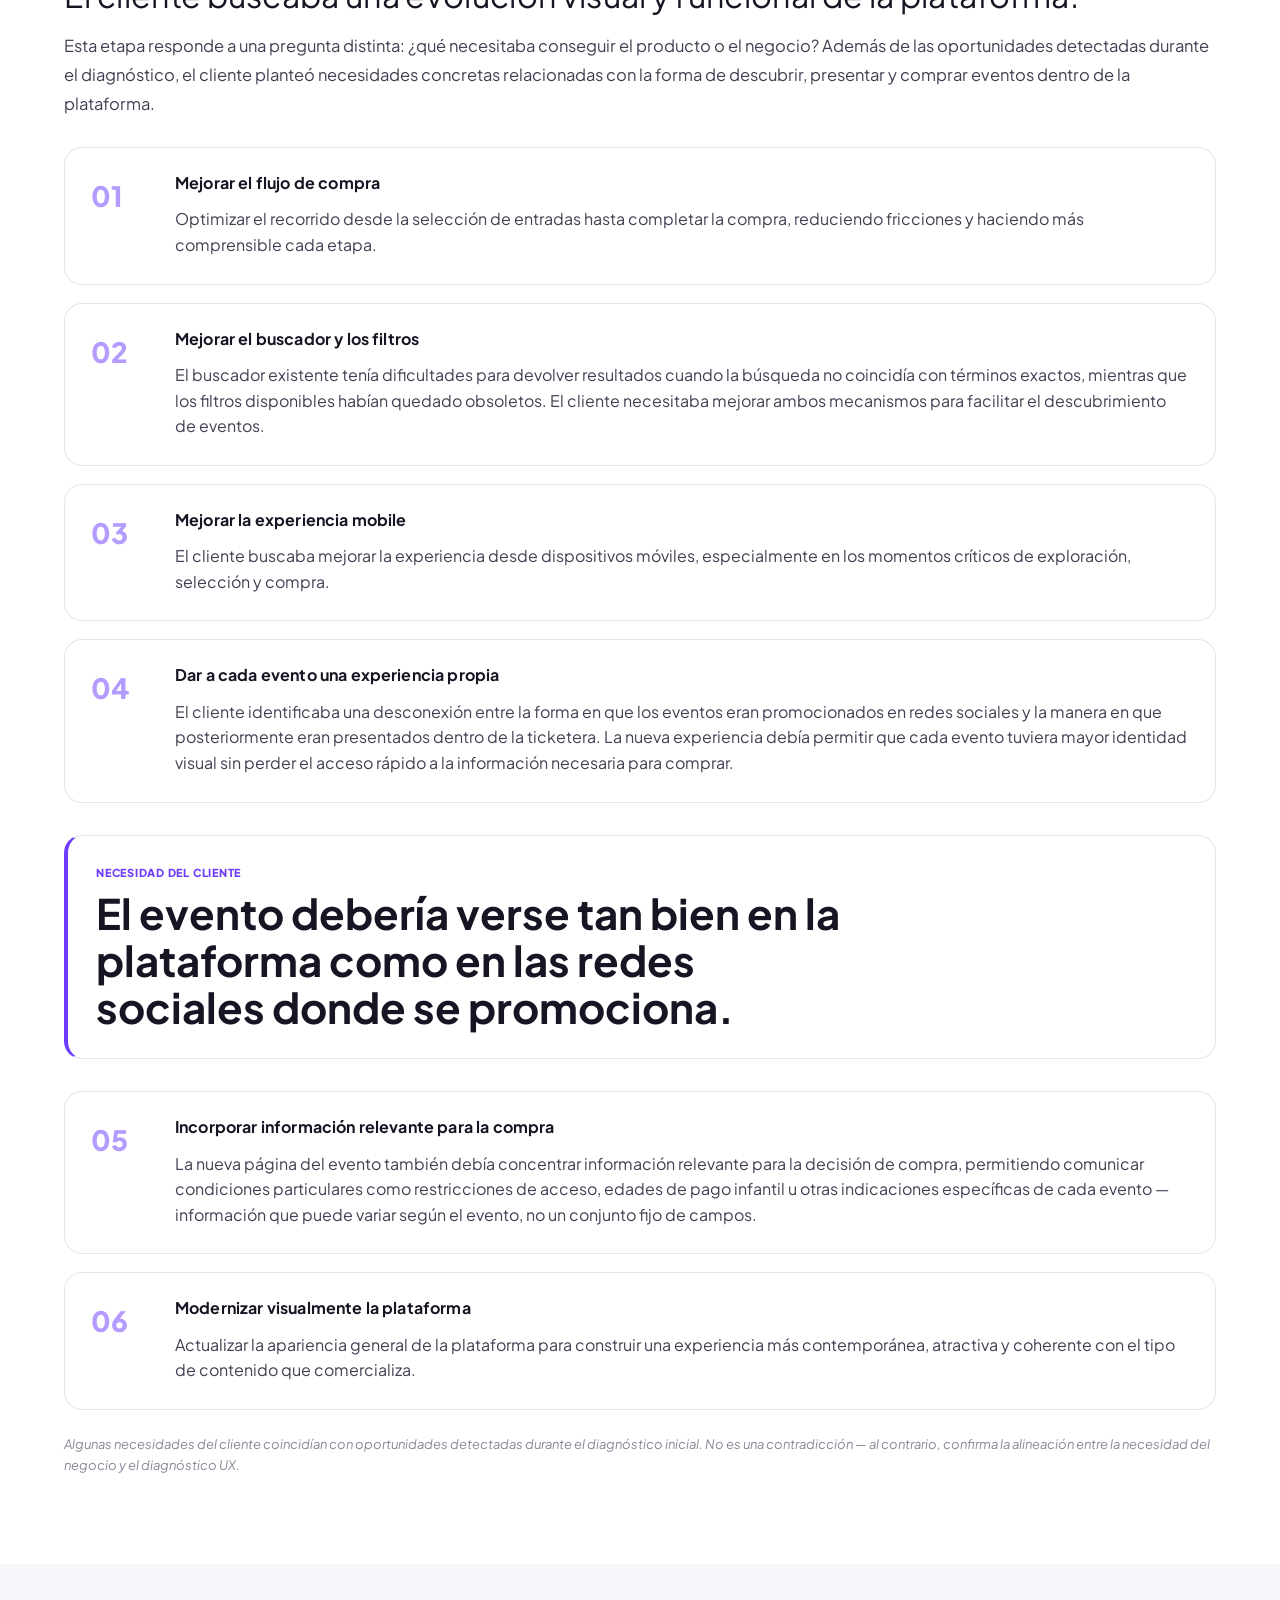
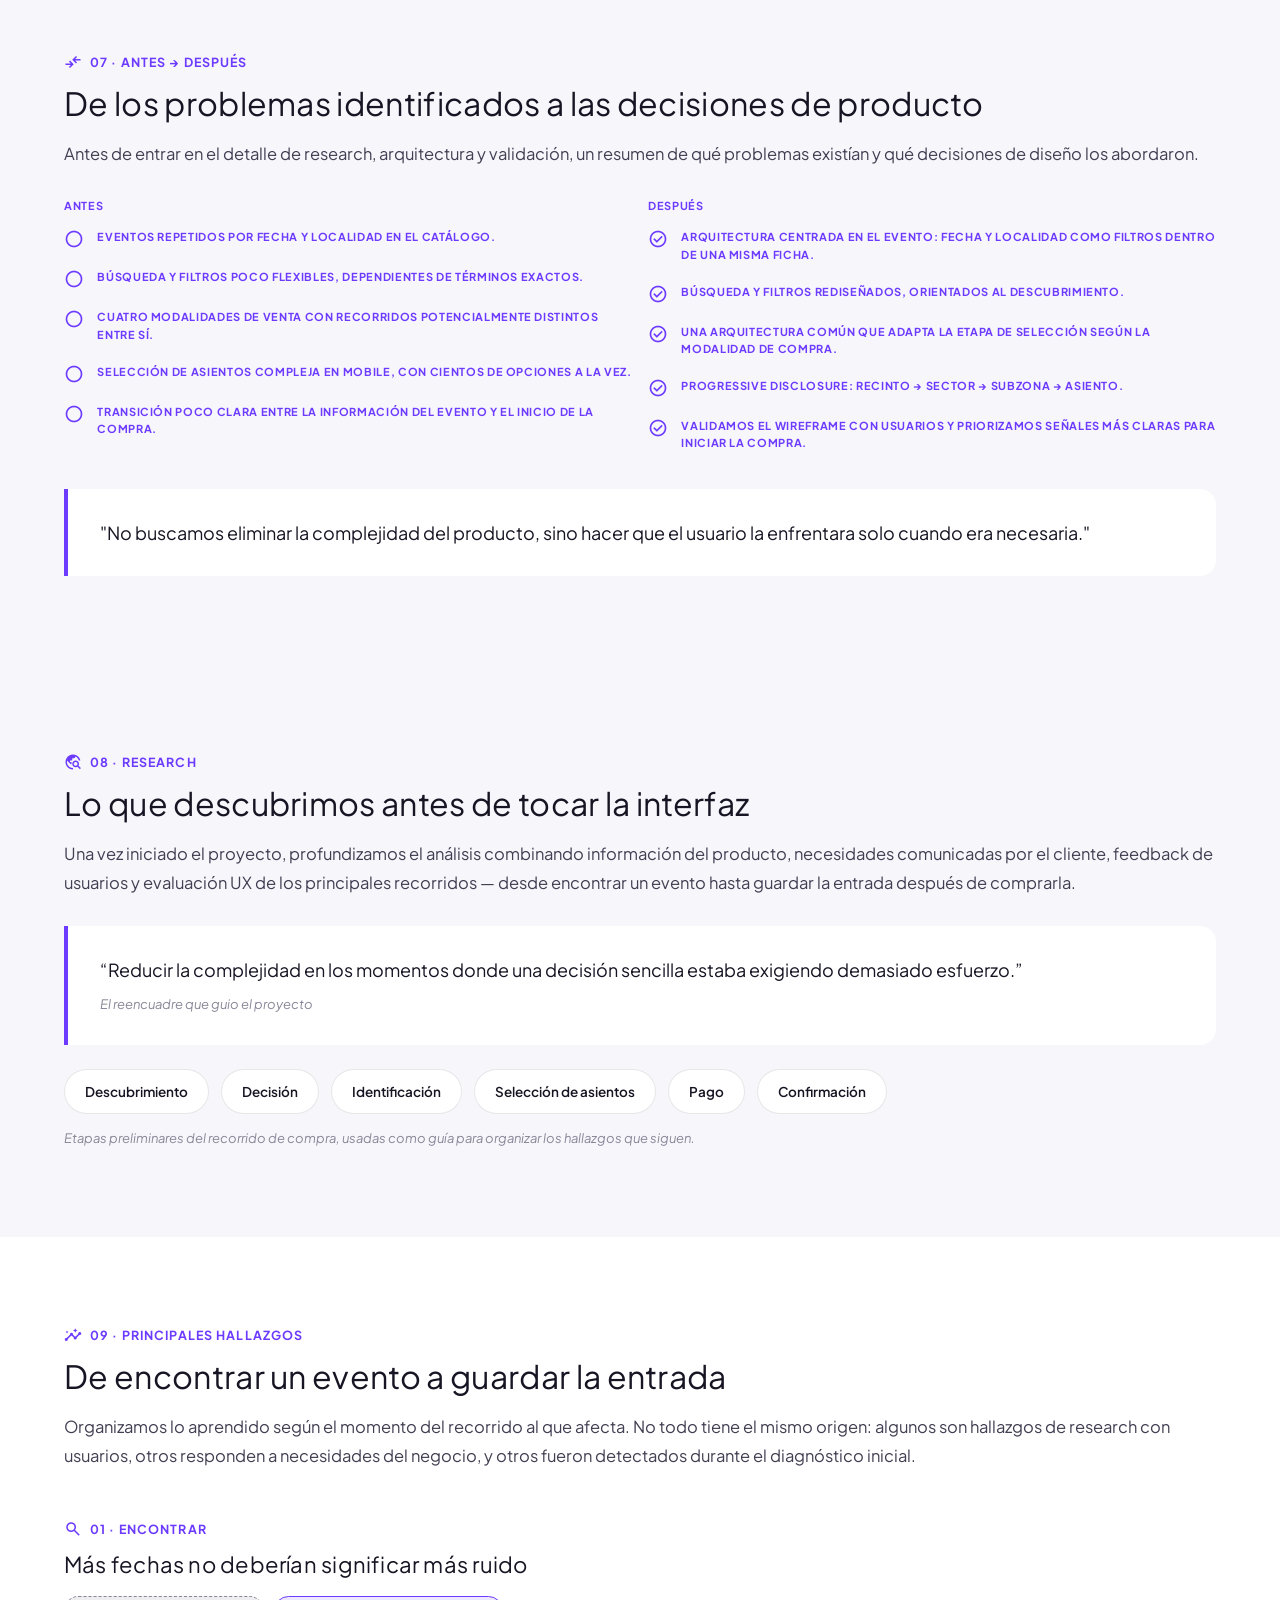
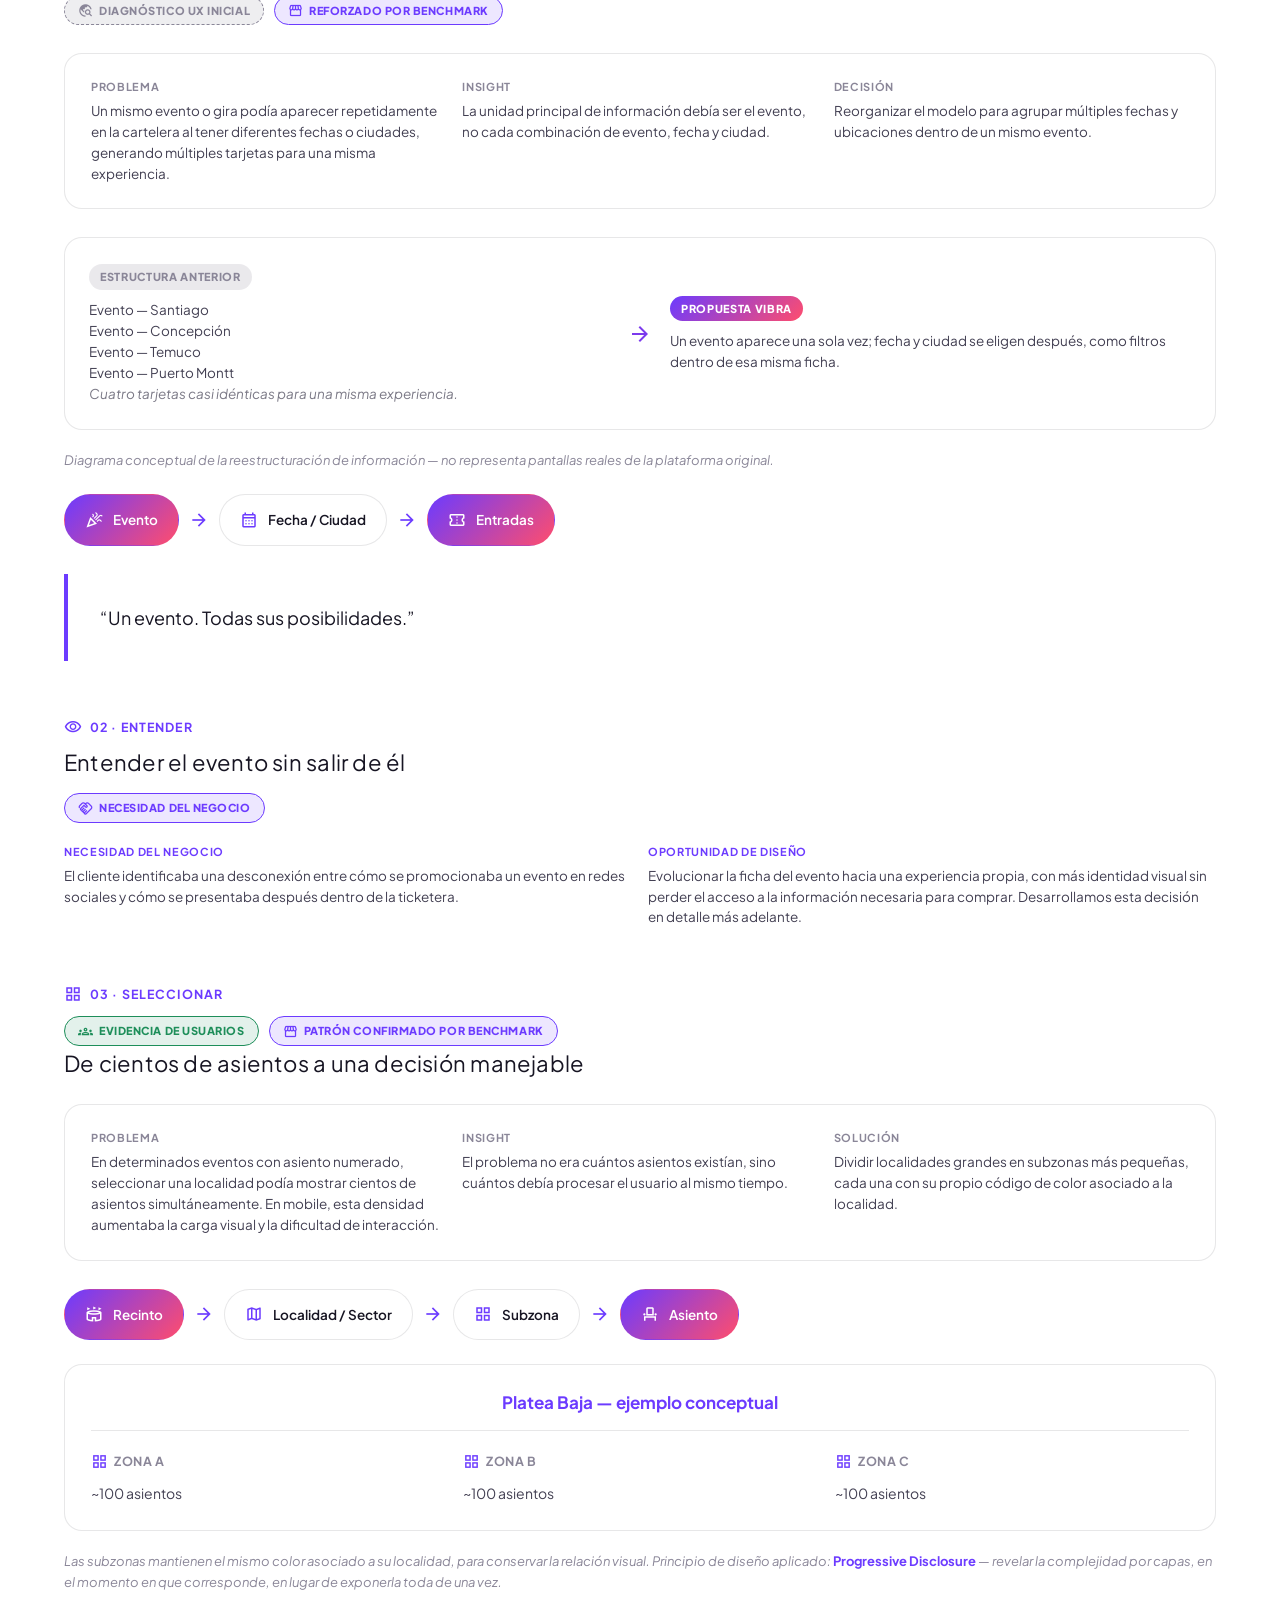
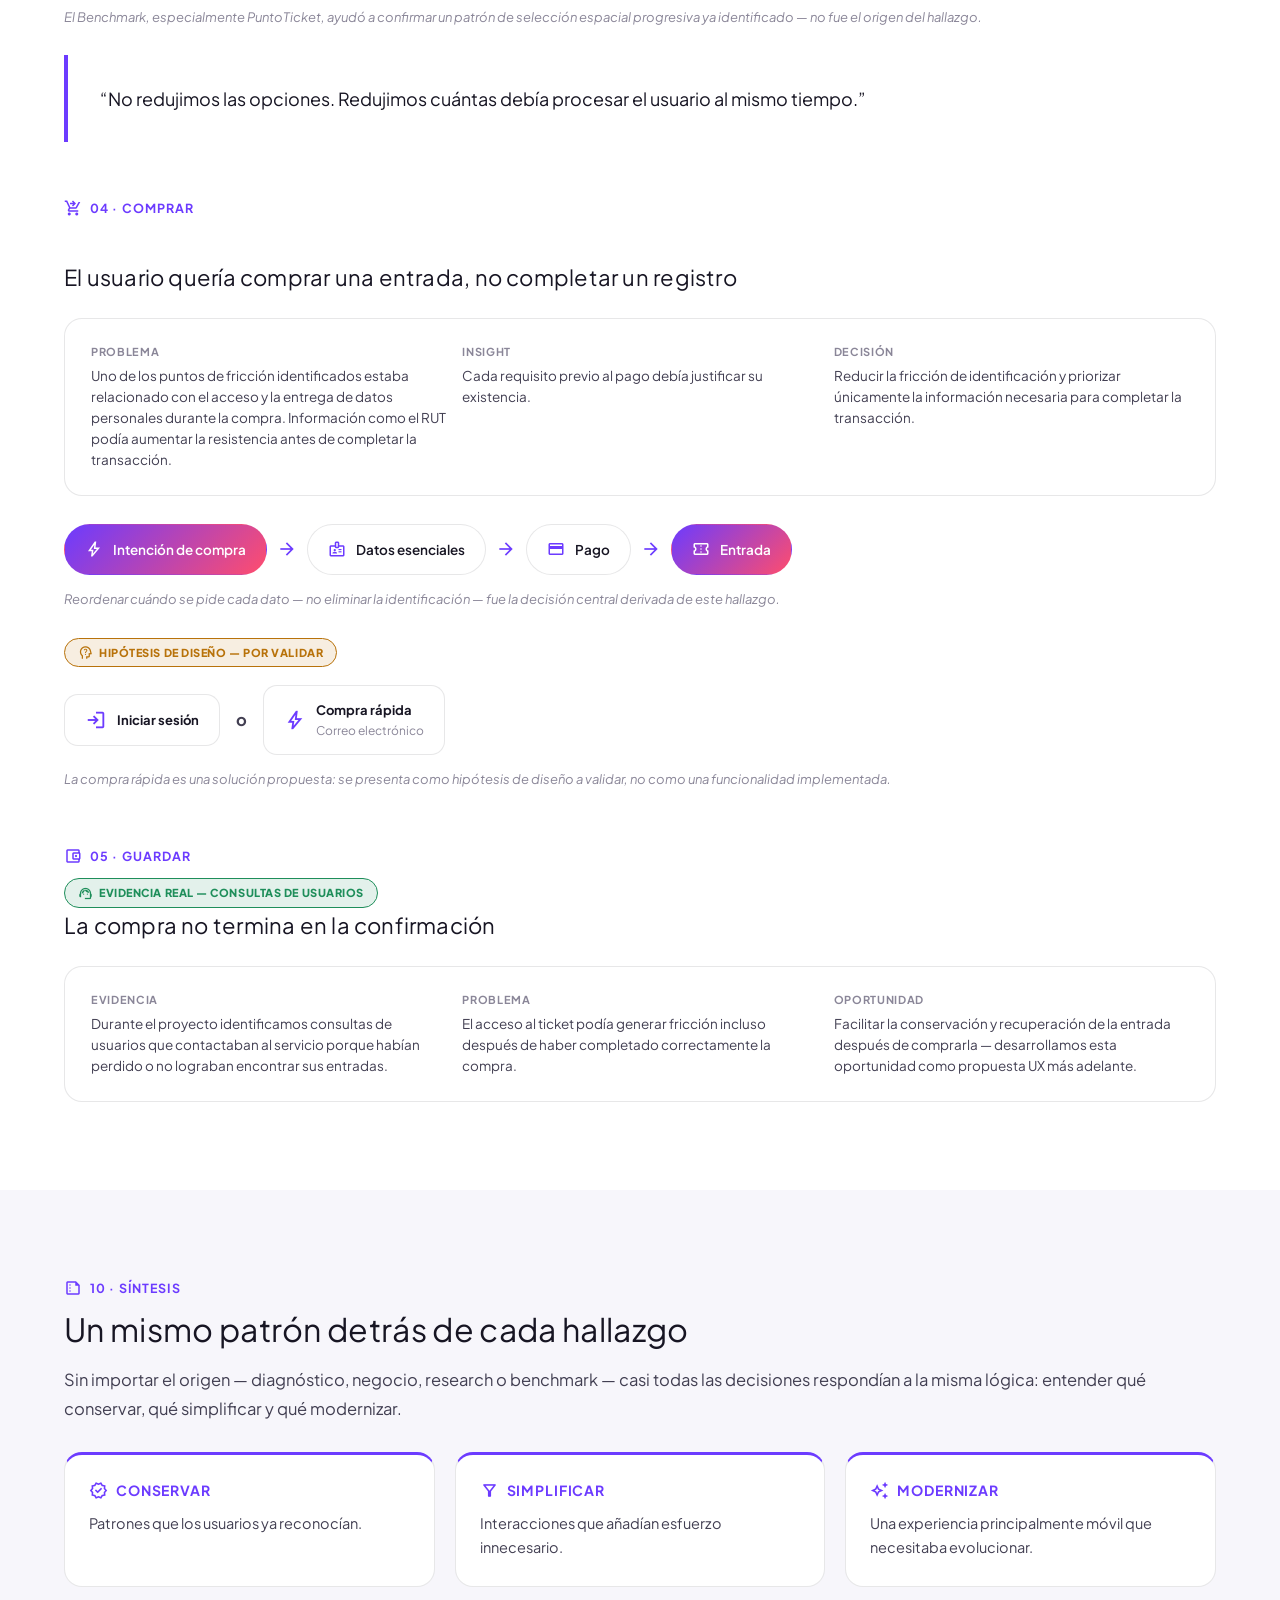
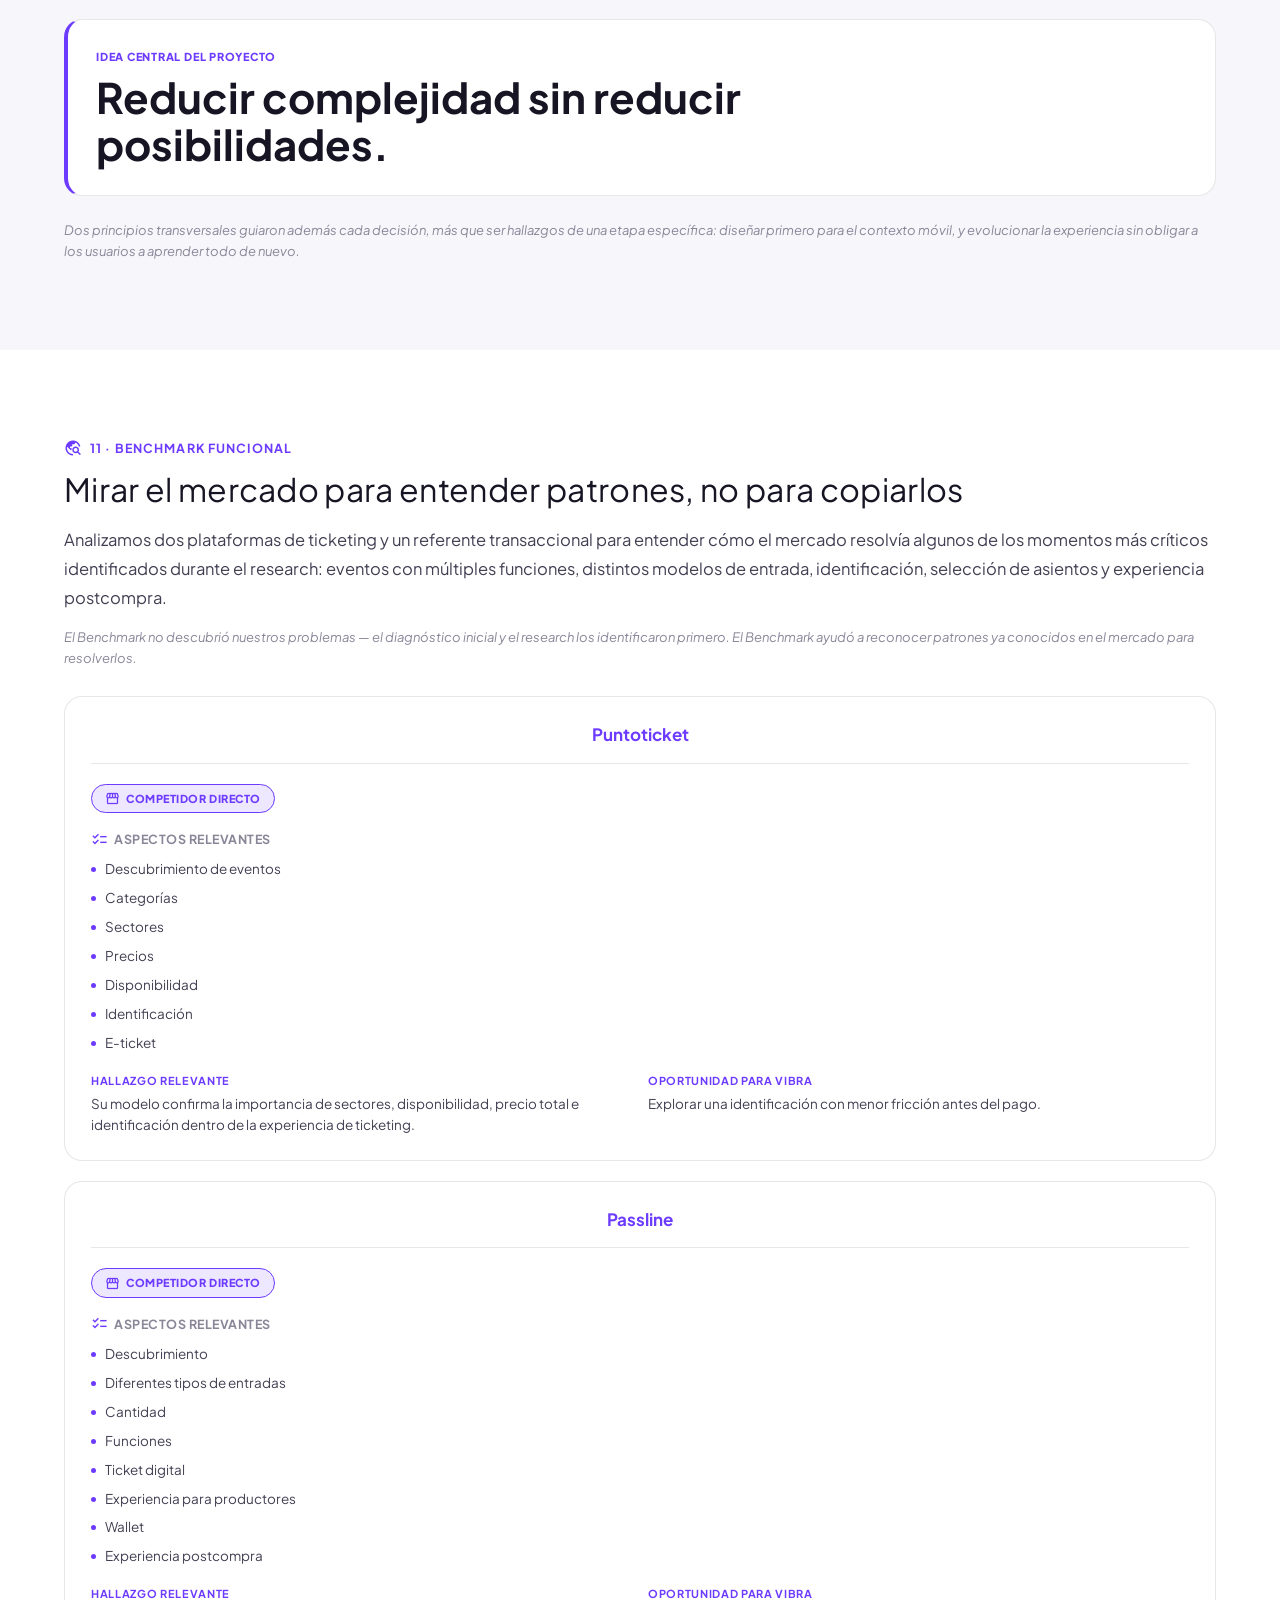
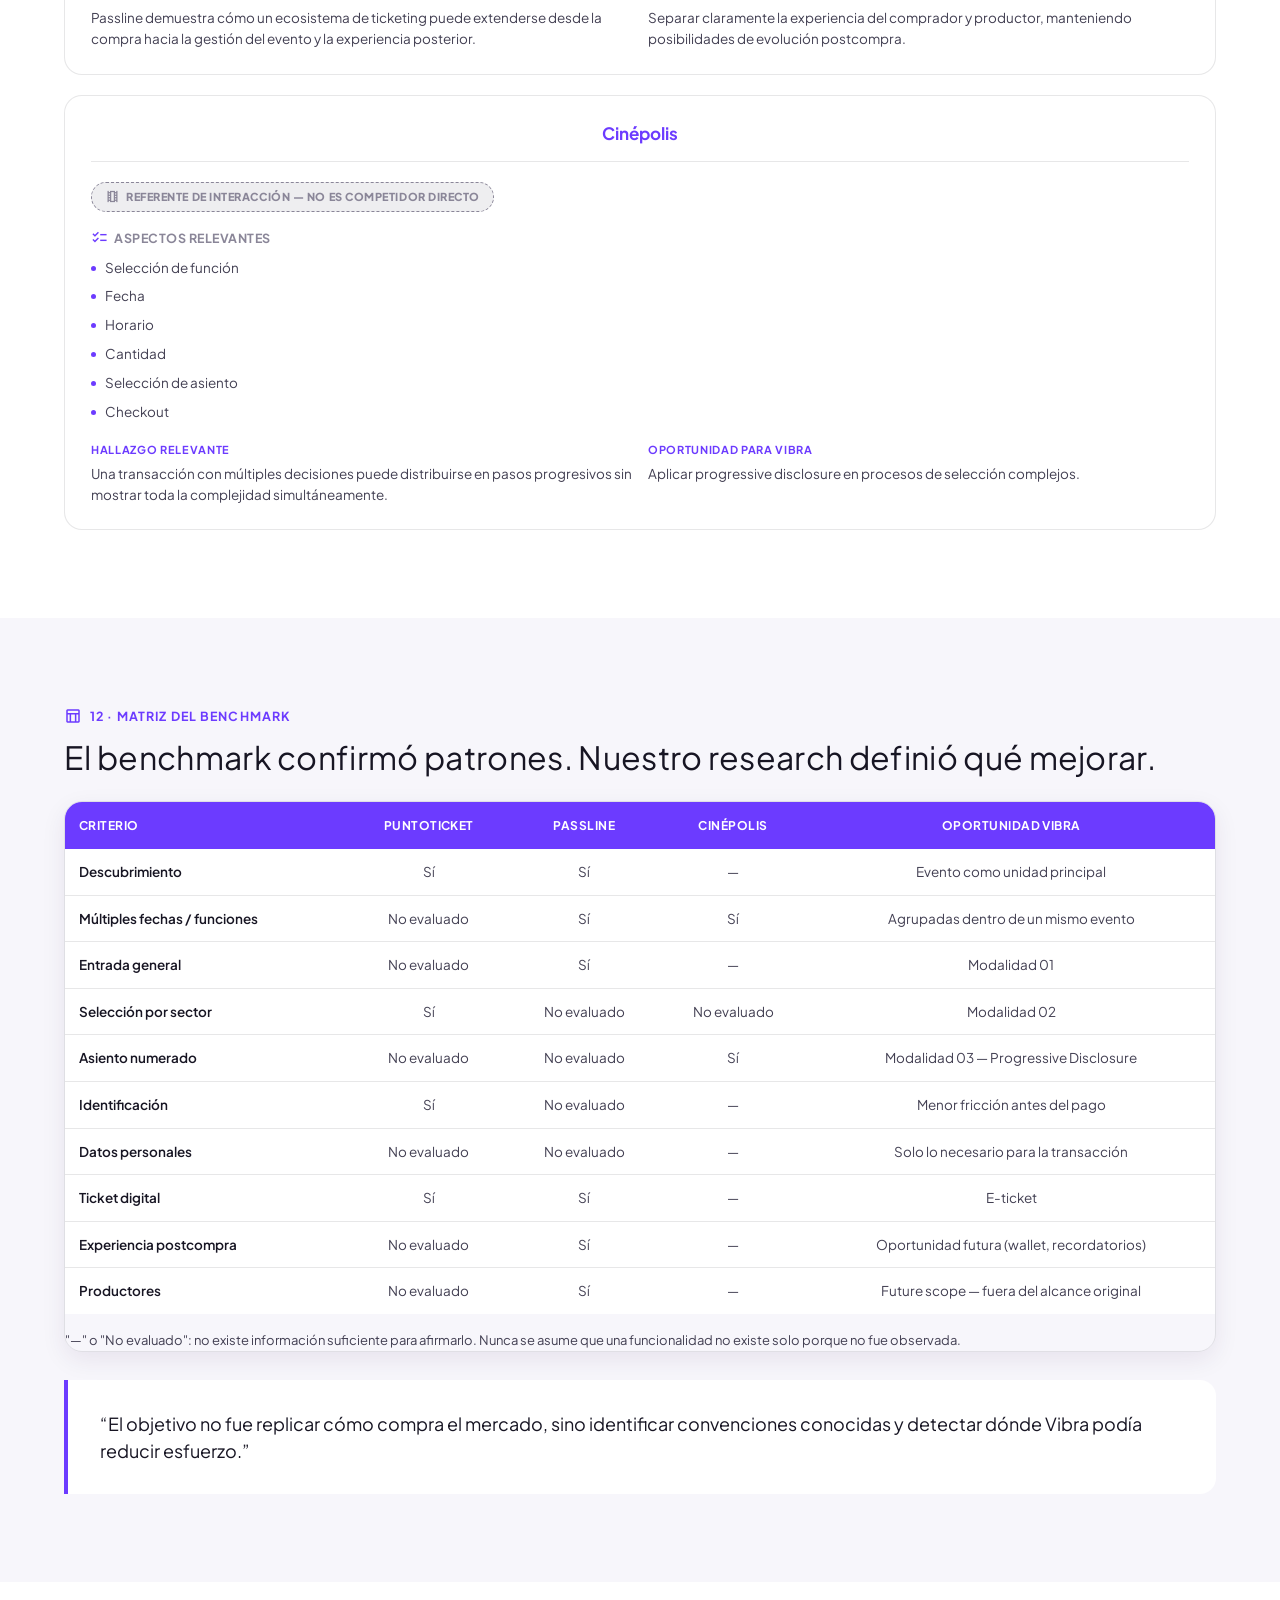
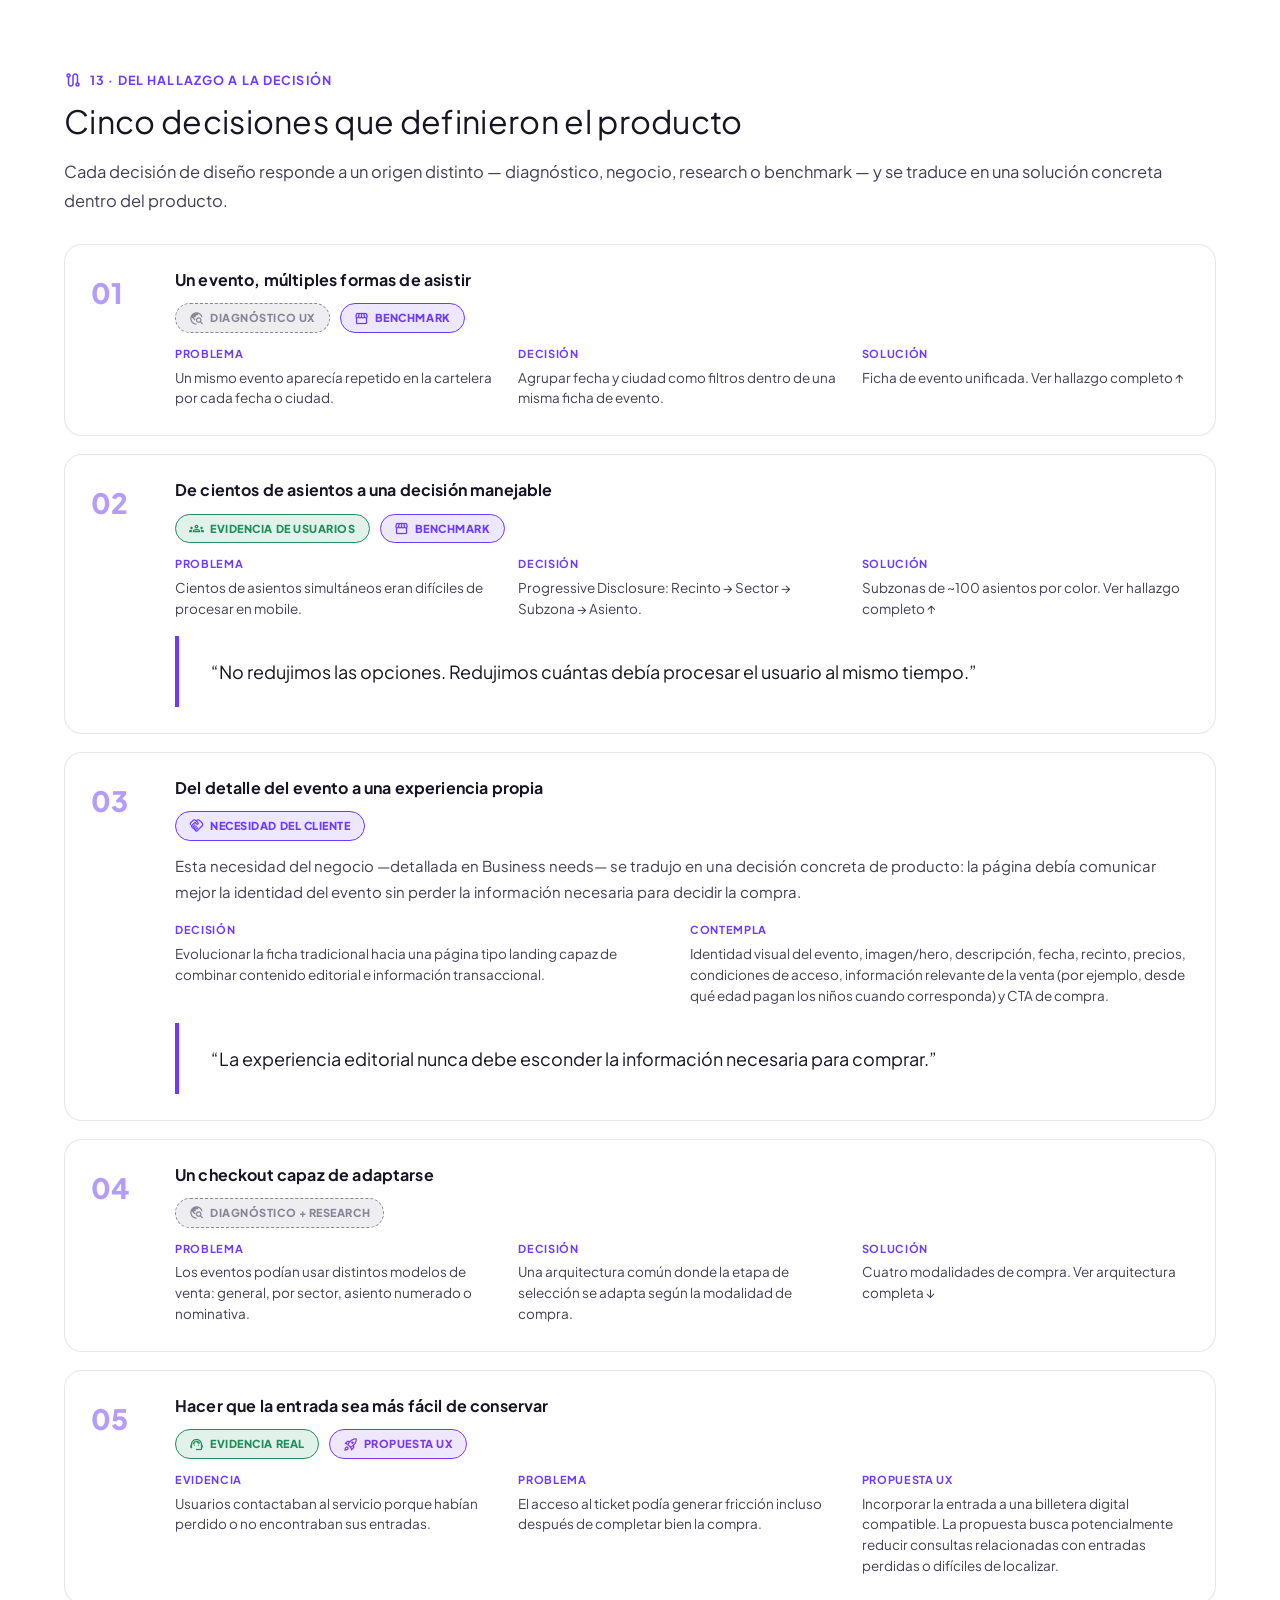
<file: proyectos/proyecto-1.html>
<!DOCTYPE html>
<html lang="es">
<head>
<meta charset="UTF-8">
<meta name="viewport" content="width=device-width, initial-scale=1.0">
<title>Proyecto Vibra — Case Study UX/UI · Product Design | Jennifer Muñoz</title>
<meta name="description" content="Case study de product design: cómo simplificar un flujo de compra de entradas de alta complejidad sin reducir sus posibilidades, manteniendo la confidencialidad del proyecto original.">

<link rel="preconnect" href="https://fonts.googleapis.com">
<link rel="preconnect" href="https://fonts.gstatic.com" crossorigin>
<link href="https://fonts.googleapis.com/css2?family=Aldrich&family=Roboto:ital,wght@0,300;0,400;0,500;0,700;0,900;1,400&display=swap" rel="stylesheet">
<link href="https://fonts.googleapis.com/css2?family=Plus+Jakarta+Sans:ital,wght@0,400;0,500;0,600;0,700;0,800;1,400&display=swap" rel="stylesheet">
<link href="https://fonts.googleapis.com/css2?family=DM+Mono:ital,wght@0,400;0,500;1,400&display=swap" rel="stylesheet">
<link rel="stylesheet" href="https://fonts.googleapis.com/css2?family=Material+Symbols+Outlined:opsz,wght,FILL,GRAD@20..48,300..600,0..1,-25..0&display=swap">

<link rel="icon" type="image/svg+xml" href="../assets/favicon.svg">
<link rel="stylesheet" href="../css/style.css">
<link rel="stylesheet" href="../css/project-detail.css">
<link rel="stylesheet" href="../css/proyecto-1-theme.css">
</head>
<body>

<a class="skip-link" href="#main">Saltar al contenido</a>
<header class="header is-scrolled" id="header">
  <div class="container header__inner">
    <a href="../index.html" class="logo" aria-label="Ir a inicio">
      <img src="../assets/img/logo.png" alt="Jennifer Muñoz" class="logo__mark">
      <span class="logo__name">Jennifer&nbsp;Muñoz</span>
    </a>

    <nav class="nav" id="nav" aria-label="Navegación principal">
      <ul class="nav__list">
        <li><a href="../index.html#inicio" class="nav__link">Inicio</a></li>
        <li><a href="../index.html#proyectos" class="nav__link">Proyectos</a></li>
        <li><a href="../index.html#sobre-mi" class="nav__link">Sobre mí</a></li>
        <li><a href="../index.html#proceso" class="nav__link">Proceso</a></li>
        <li><a href="../index.html#habilidades" class="nav__link">Habilidades</a></li>
        <li><a href="../index.html#recomendaciones" class="nav__link">Recomendaciones</a></li>
        <li><a href="../index.html#contacto" class="nav__link">Contacto</a></li>
      </ul>
    </nav>

    <div class="header__actions">
      <button class="theme-toggle" id="themeToggle" type="button" aria-label="Cambiar a modo oscuro" aria-pressed="false">
        <span class="material-symbols-outlined theme-toggle__icon theme-toggle__icon--light">light_mode</span>
        <span class="material-symbols-outlined theme-toggle__icon theme-toggle__icon--dark">dark_mode</span>
      </button>

      <a href="../index.html#contacto" class="btn btn--primary btn--sm header__cta">Hablemos</a>

      <button class="menu-toggle" id="menuToggle" type="button" aria-label="Abrir menú" aria-expanded="false" aria-controls="nav">
        <span class="material-symbols-outlined">menu</span>
      </button>
    </div>
  </div>
</header>

<div class="nav-overlay" id="navOverlay"></div>

<main id="main" class="project-detail">

  <!-- Barra fija "Volver a proyectos": lo primero que se ve al entrar (igual que
       Medical 360), y se mantiene visible durante todo el scroll de la página. -->
  <div class="vibra-back-bar">
    <div class="container">
      <a href="../index.html#proyectos" class="btn btn--ghost btn--sm btn--back">
        <span class="material-symbols-outlined">arrow_back</span>
        Volver a proyectos
      </a>
    </div>
  </div>

  <!-- 00. IDENTIDAD VISUAL — Vibra -->
  <!-- Imagen de identidad de marca (logotipo + sistema de marca Vibra), mismo
       rol que el hero de Medical 360. El texto que antes iba aquí (kicker,
       "Vibra", cita y párrafo de marca) se retiró por pedido explícito para
       dejar esta franja como espacio de imagen. -->
  <section class="pd-section vibra-brand-band" id="identidad-visual">
    <div class="container pd-section__inner">
      <div class="vibra-identity-media" data-animate>
        <img src="../assets/img/proyecto-1-identidad.png" alt="Vibra — logotipo y sistema de marca">
      </div>
    </div>
  </section>

  <!-- 01. HERO -->
  <section class="project-hero vibra-hero" id="hero">
    <div class="container">
      <p class="eyebrow" data-animate>CASE STUDY · PRODUCT DESIGN · UX/UI</p>
      <h1 class="section-title" data-animate data-animate-delay="1">Simplificar la compra sin romper lo que ya funcionaba.</h1>
      <p class="section-lead" data-animate data-animate-delay="2">Rediseño Mobile First de una plataforma de ticketing orientado a reducir fricciones durante la compra, simplificar el descubrimiento de eventos y adaptar interacciones complejas al contexto móvil. Este case study está basado en un proyecto real, con la identidad de la empresa protegida bajo la marca ficticia Vibra.</p>

      <div class="pd-hero-tags" data-animate data-animate-delay="3">
        <span class="pd-hero-tag">UX Research</span>
        <span class="pd-hero-tag">Product Design</span>
        <span class="pd-hero-tag">Mobile First</span>
        <span class="pd-hero-tag">Information Architecture</span>
        <span class="pd-hero-tag">Interaction Design</span>
        <span class="pd-hero-tag">UX/UI</span>
        <span class="pd-hero-tag">Design System</span>
      </div>

      <div class="project-detail__meta" style="grid-template-columns:repeat(3,minmax(0,1fr));" data-animate data-animate-delay="4">
        <div><strong>Rol</strong><span>UX/UI Designer</span></div>
        <div><strong>Categoría</strong><span>Producto digital · Ticketing</span></div>
        <div><strong>Plataforma</strong><span>Mobile first · Responsive</span></div>
      </div>

      <a href="#contexto" class="btn btn--primary" style="margin-top:32px;">
        Explorar el proyecto
        <span class="material-symbols-outlined">arrow_downward</span>
      </a>

      <div class="project-hero__media project-hero__media--device project-hero__media--img" data-animate data-animate-delay="4">
        <img src="../assets/img/proyecto-1-prototipo-final-mobile.png" alt="Prototipo final de Vibra — versión mobile: pantalla de inicio con login y destacados">
      </div>
    </div>
  </section>

  <!-- 02. CONTEXTO -->
  <section class="pd-section" id="contexto">
    <div class="container pd-section__inner">
      <p class="pd-kicker"><span class="material-symbols-outlined">flag</span>02 · Contexto</p>
      <h2 class="pd-heading" data-animate>Una experiencia conocida que necesitaba evolucionar</h2>
      <p class="pd-lead" data-animate data-animate-delay="1">El proyecto nació a partir de la necesidad de evolucionar la experiencia digital de una plataforma de venta de entradas para eventos. La información disponible durante el proyecto revelaba una situación particular: la percepción general del producto era positiva, pero existían fricciones específicas en momentos críticos del recorrido, especialmente al descubrir eventos, identificarse y completar una compra desde dispositivos móviles.</p>
      <p class="pd-lead" data-animate data-animate-delay="2">Por eso, el desafío no consistía en reconstruir completamente la experiencia. Consistía en entender qué conservar, qué simplificar y qué modernizar — un criterio al que volvemos más adelante, en la síntesis del proyecto.</p>

      <p class="pd-note" data-animate data-animate-delay="3">Vibra conecta a dos tipos de usuarios:</p>
      <ul class="pd-note" data-animate data-animate-delay="4" style="margin-top:6px; padding-left:20px; list-style:disc;">
        <li style="margin-bottom:4px;">El <strong style="color:var(--pd-text-primary); font-style:normal;">Comprador</strong>, foco de este proyecto.</li>
        <li>El <strong style="color:var(--pd-text-primary); font-style:normal;">Productor</strong>, que gestiona eventos desde un panel B2B y queda documentado como oportunidad futura.</li>
      </ul>
    </div>
  </section>

  <!-- 03. MI ROL -->
  <section class="pd-section pd-section--alt" id="mi-rol">
    <div class="container pd-section__inner">
      <p class="pd-kicker"><span class="material-symbols-outlined">badge</span>03 · Mi rol</p>
      <h2 class="pd-heading" data-animate>UX/UI Designer</h2>
      <p class="pd-lead" data-animate data-animate-delay="1">Mi responsabilidad abarcó el proceso UX/UI completo, desde el diagnóstico y research hasta la arquitectura, definición de flujos, prototipado, validación y evolución visual de la solución.</p>
      <p class="pd-lead" data-animate data-animate-delay="2">Trabajé junto a un equipo de 3 personas, colaborando con producto y desarrollo en la definición de la experiencia.</p>

      <div class="pd-chips" data-animate data-animate-delay="3">
        <div class="pd-chip"><span class="material-symbols-outlined">travel_explore</span><div><strong>Investigación y análisis</strong></div></div>
        <div class="pd-chip"><span class="material-symbols-outlined">account_tree</span><div><strong>Arquitectura de información</strong></div></div>
        <div class="pd-chip"><span class="material-symbols-outlined">alt_route</span><div><strong>Diseño de flujos</strong></div></div>
        <div class="pd-chip"><span class="material-symbols-outlined">design_services</span><div><strong>UI Design</strong></div></div>
        <div class="pd-chip"><span class="material-symbols-outlined">draft</span><div><strong>Prototipado</strong></div></div>
        <div class="pd-chip"><span class="material-symbols-outlined">fact_check</span><div><strong>Preparación de testing</strong></div></div>
        <div class="pd-chip"><span class="material-symbols-outlined">groups</span><div><strong>Colaboración con producto y desarrollo</strong></div></div>
        <div class="pd-chip"><span class="material-symbols-outlined">history_edu</span><div><strong>Documentación de decisiones</strong></div></div>
      </div>

      <div class="project-detail__meta" style="grid-template-columns:repeat(3,minmax(0,1fr)); margin-top:36px;" data-animate data-animate-delay="4">
        <div><strong>Duración</strong><span>2 meses</span></div>
        <div><strong>Equipo</strong><span>3 personas</span></div>
        <div><strong>Herramientas</strong><span>Figma · ChatGPT · Google Workspace · Codex · Claude</span></div>
      </div>
    </div>
  </section>

  <!-- 04. NOTA DE CONFIDENCIALIDAD -->
  <section class="pd-section pd-section--alt vibra-confidential-strip" id="confidencialidad">
    <div class="container pd-section__inner">
      <div class="pd-confidential" data-animate>
        <span class="material-symbols-outlined">lock</span>
        <p>Por motivos de confidencialidad, la identidad de la empresa, contenidos y determinados elementos visuales han sido modificados. Este case study conserva los problemas, aprendizajes y decisiones UX desarrollados durante el proyecto.</p>
      </div>
    </div>
  </section>

  <!-- 05. DIAGNÓSTICO INICIAL -->
  <section class="pd-section" id="diagnostico-inicial">
    <div class="container pd-section__inner">
      <p class="pd-kicker"><span class="material-symbols-outlined">travel_explore</span>05 · Diagnóstico inicial</p>
      <h2 class="pd-heading" data-animate>Antes de diseñar, identificamos dónde podía mejorar la experiencia.</h2>
      <p class="pd-lead" data-animate data-animate-delay="1">Esta etapa responde a una pregunta puntual: ¿qué problemas detectamos en la experiencia existente? Antes de iniciar formalmente el proyecto realizamos un diagnóstico UX de la plataforma para identificar oportunidades de mejora en los principales momentos de la experiencia.</p>
      <p class="pd-lead" data-animate data-animate-delay="2">A partir de este análisis detectamos una serie de oportunidades funcionales y visuales que dieron forma a nuestra propuesta inicial para el cliente.</p>

      <div class="pd-decisions" data-animate data-animate-delay="3">
        <div class="pd-decision">
          <span class="pd-decision__num">01</span>
          <div><h3>Mejorar el flujo de compra</h3><p>Identificamos oportunidades para simplificar el recorrido y hacer más claro el proceso desde la selección de entradas hasta completar la compra.</p></div>
        </div>
        <div class="pd-decision">
          <span class="pd-decision__num">02</span>
          <div>
            <h3>Reducir la repetición de eventos</h3>
            <p>Un mismo evento podía aparecer en múltiples cards dependiendo de sus fechas o ubicaciones. Propusimos consolidarlo en una única entrada y presentar sus distintas funciones como alternativas dentro del evento.</p>
            <div class="pd-iterations" style="margin-top:18px;">
              <div class="pd-iteration">
                <div class="pd-iteration__panel pd-iteration__panel--before">
                  <span class="pd-iteration__tag">Antes</span>
                  <p>1 evento × múltiples fechas / ubicaciones = múltiples cards</p>
                </div>
                <span class="material-symbols-outlined pd-iteration__arrow">arrow_forward</span>
                <div class="pd-iteration__panel pd-iteration__panel--after">
                  <span class="pd-iteration__tag">Propuesta</span>
                  <p>1 evento ↓ múltiples fechas y ubicaciones</p>
                </div>
              </div>
            </div>
          </div>
        </div>
        <div class="pd-decision">
          <span class="pd-decision__num">03</span>
          <div><h3>Mejorar la búsqueda y exploración</h3><p>Identificamos oportunidades para facilitar la forma en que los usuarios encontraban eventos dentro de la plataforma, mejorando la utilidad del buscador y los mecanismos de filtrado — el buscador dependía demasiado de términos exactos y los filtros existentes estaban obsoletos.</p></div>
        </div>
        <div class="pd-decision">
          <span class="pd-decision__num">04</span>
          <div><h3>Dar mayor jerarquía al Home</h3><p>La página de inicio estaba compuesta principalmente por cards de eventos, sin una jerarquía clara de contenidos ni espacios destacados. Propusimos reorganizar el Home incorporando un hero y secciones destacadas que facilitaran el descubrimiento y permitieran dar mayor protagonismo a determinados eventos.</p></div>
        </div>
        <div class="pd-decision">
          <span class="pd-decision__num">05</span>
          <div><h3>Mejorar la experiencia mobile</h3><p>Identificamos oportunidades para optimizar la experiencia en pantallas pequeñas, especialmente en interacciones relacionadas con la exploración y el proceso de compra. Esta oportunidad se profundiza más adelante con evidencia concreta de research.</p></div>
        </div>
        <div class="pd-decision">
          <span class="pd-decision__num">06</span>
          <div><h3>Modernizar la experiencia visual</h3><p>Propusimos actualizar visualmente la plataforma para construir una experiencia más contemporánea y coherente con el carácter de entretenimiento del producto, manteniendo la familiaridad de una experiencia que los usuarios ya conocían.</p></div>
        </div>
      </div>

      <p class="pd-lead" style="margin-top:32px;" data-animate data-animate-delay="4">Estas oportunidades dieron forma a nuestra propuesta inicial. Una vez iniciado el proyecto, profundizamos en la experiencia para comprender cuáles eran las fricciones más relevantes y cómo debíamos abordarlas.</p>
    </div>
  </section>

  <!-- 06. QUÉ NECESITABA EL CLIENTE / BUSINESS NEEDS -->
  <section class="pd-section pd-section--alt" id="business-needs">
    <div class="container pd-section__inner">
      <p class="pd-kicker"><span class="material-symbols-outlined">handshake</span>06 · Business needs</p>
      <h2 class="pd-heading" data-animate>El cliente buscaba una evolución visual y funcional de la plataforma.</h2>
      <p class="pd-lead" data-animate data-animate-delay="1">Esta etapa responde a una pregunta distinta: ¿qué necesitaba conseguir el producto o el negocio? Además de las oportunidades detectadas durante el diagnóstico, el cliente planteó necesidades concretas relacionadas con la forma de descubrir, presentar y comprar eventos dentro de la plataforma.</p>

      <div class="pd-decisions" data-animate data-animate-delay="2">
        <div class="pd-decision">
          <span class="pd-decision__num">01</span>
          <div><h3>Mejorar el flujo de compra</h3><p>Optimizar el recorrido desde la selección de entradas hasta completar la compra, reduciendo fricciones y haciendo más comprensible cada etapa.</p></div>
        </div>
        <div class="pd-decision">
          <span class="pd-decision__num">02</span>
          <div><h3>Mejorar el buscador y los filtros</h3><p>El buscador existente tenía dificultades para devolver resultados cuando la búsqueda no coincidía con términos exactos, mientras que los filtros disponibles habían quedado obsoletos. El cliente necesitaba mejorar ambos mecanismos para facilitar el descubrimiento de eventos.</p></div>
        </div>
        <div class="pd-decision">
          <span class="pd-decision__num">03</span>
          <div><h3>Mejorar la experiencia mobile</h3><p>El cliente buscaba mejorar la experiencia desde dispositivos móviles, especialmente en los momentos críticos de exploración, selección y compra.</p></div>
        </div>
        <div class="pd-decision">
          <span class="pd-decision__num">04</span>
          <div><h3>Dar a cada evento una experiencia propia</h3><p>El cliente identificaba una desconexión entre la forma en que los eventos eran promocionados en redes sociales y la manera en que posteriormente eran presentados dentro de la ticketera. La nueva experiencia debía permitir que cada evento tuviera mayor identidad visual sin perder el acceso rápido a la información necesaria para comprar.</p></div>
        </div>
      </div>

      <div class="pd-research-question" data-animate data-animate-delay="3">
        <span>Necesidad del cliente</span>
        <strong>El evento debería verse tan bien en la plataforma como en las redes sociales donde se promociona.</strong>
      </div>

      <div class="pd-decisions" style="margin-top:32px;" data-animate data-animate-delay="4">
        <div class="pd-decision">
          <span class="pd-decision__num">05</span>
          <div><h3>Incorporar información relevante para la compra</h3><p>La nueva página del evento también debía concentrar información relevante para la decisión de compra, permitiendo comunicar condiciones particulares como restricciones de acceso, edades de pago infantil u otras indicaciones específicas de cada evento — información que puede variar según el evento, no un conjunto fijo de campos.</p></div>
        </div>
        <div class="pd-decision">
          <span class="pd-decision__num">06</span>
          <div><h3>Modernizar visualmente la plataforma</h3><p>Actualizar la apariencia general de la plataforma para construir una experiencia más contemporánea, atractiva y coherente con el tipo de contenido que comercializa.</p></div>
        </div>
      </div>

      <p class="pd-note" style="margin-top:24px;">Algunas necesidades del cliente coincidían con oportunidades detectadas durante el diagnóstico inicial. No es una contradicción — al contrario, confirma la alineación entre la necesidad del negocio y el diagnóstico UX.</p>
    </div>
  </section>

  <!-- 07. ANTES → DESPUÉS -->
  <section class="pd-section" id="antes-despues">
    <div class="container pd-section__inner">
      <p class="pd-kicker"><span class="material-symbols-outlined">compare_arrows</span>07 · Antes → Después</p>
      <h2 class="pd-heading" data-animate>De los problemas identificados a las decisiones de producto</h2>
      <p class="pd-lead" data-animate data-animate-delay="1">Antes de entrar en el detalle de research, arquitectura y validación, un resumen de qué problemas existían y qué decisiones de diseño los abordaron.</p>

      <div class="pd-decision__grid pd-decision__grid--2" style="margin-top:28px;" data-animate data-animate-delay="2">
        <div>
          <span>Antes</span>
          <ul class="pd-list" style="margin-top:14px;">
            <li><span class="material-symbols-outlined">radio_button_unchecked</span><span>Eventos repetidos por fecha y localidad en el catálogo.</span></li>
            <li><span class="material-symbols-outlined">radio_button_unchecked</span><span>Búsqueda y filtros poco flexibles, dependientes de términos exactos.</span></li>
            <li><span class="material-symbols-outlined">radio_button_unchecked</span><span>Cuatro modalidades de venta con recorridos potencialmente distintos entre sí.</span></li>
            <li><span class="material-symbols-outlined">radio_button_unchecked</span><span>Selección de asientos compleja en mobile, con cientos de opciones a la vez.</span></li>
            <li><span class="material-symbols-outlined">radio_button_unchecked</span><span>Transición poco clara entre la información del evento y el inicio de la compra.</span></li>
          </ul>
        </div>
        <div>
          <span>Después</span>
          <ul class="pd-list" style="margin-top:14px;">
            <li><span class="material-symbols-outlined">check_circle</span><span>Arquitectura centrada en el evento: fecha y localidad como filtros dentro de una misma ficha.</span></li>
            <li><span class="material-symbols-outlined">check_circle</span><span>Búsqueda y filtros rediseñados, orientados al descubrimiento.</span></li>
            <li><span class="material-symbols-outlined">check_circle</span><span>Una arquitectura común que adapta la etapa de selección según la modalidad de compra.</span></li>
            <li><span class="material-symbols-outlined">check_circle</span><span>Progressive disclosure: Recinto → Sector → Subzona → Asiento.</span></li>
            <li><span class="material-symbols-outlined">check_circle</span><span>Validamos el wireframe con usuarios y priorizamos señales más claras para iniciar la compra.</span></li>
          </ul>
        </div>
      </div>

      <blockquote class="pd-quote" style="margin-top:32px;" data-animate data-animate-delay="3">"No buscamos eliminar la complejidad del producto, sino hacer que el usuario la enfrentara solo cuando era necesaria."</blockquote>
    </div>
  </section>

  <!-- 08. RESEARCH -->
  <section class="pd-section" id="research">
    <div class="container pd-section__inner">
      <p class="pd-kicker"><span class="material-symbols-outlined">travel_explore</span>08 · Research</p>
      <h2 class="pd-heading" data-animate>Lo que descubrimos antes de tocar la interfaz</h2>
      <p class="pd-lead" data-animate data-animate-delay="1">Una vez iniciado el proyecto, profundizamos el análisis combinando información del producto, necesidades comunicadas por el cliente, feedback de usuarios y evaluación UX de los principales recorridos — desde encontrar un evento hasta guardar la entrada después de comprarla.</p>

      <blockquote class="pd-quote" data-animate data-animate-delay="2">
        “Reducir la complejidad en los momentos donde una decisión sencilla estaba exigiendo demasiado esfuerzo.”
        <span>El reencuadre que guio el proyecto</span>
      </blockquote>

      <div class="pd-steps" data-animate data-animate-delay="3">
        <span class="pd-step">Descubrimiento</span>
        <span class="pd-step">Decisión</span>
        <span class="pd-step">Identificación</span>
        <span class="pd-step">Selección de asientos</span>
        <span class="pd-step">Pago</span>
        <span class="pd-step">Confirmación</span>
      </div>
      <p class="pd-note">Etapas preliminares del recorrido de compra, usadas como guía para organizar los hallazgos que siguen.</p>
    </div>
  </section>

  <!-- 09. PRINCIPALES HALLAZGOS -->
  <section class="pd-section pd-section--alt" id="hallazgos">
    <div class="container pd-section__inner">
      <p class="pd-kicker"><span class="material-symbols-outlined">insights</span>09 · Principales hallazgos</p>
      <h2 class="pd-heading" data-animate>De encontrar un evento a guardar la entrada</h2>
      <p class="pd-lead" data-animate data-animate-delay="1">Organizamos lo aprendido según el momento del recorrido al que afecta. No todo tiene el mismo origen: algunos son hallazgos de research con usuarios, otros responden a necesidades del negocio, y otros fueron detectados durante el diagnóstico inicial.</p>

      <!-- ENCONTRAR -->
      <div style="margin-top:48px;">
        <p class="pd-kicker" data-animate><span class="material-symbols-outlined">search</span>01 · Encontrar</p>
        <h3 class="pd-heading" style="font-size:22px;" data-animate data-animate-delay="1">Más fechas no deberían significar más ruido</h3>
        <div class="pd-evidence-row" data-animate data-animate-delay="1" style="margin:8px 0 20px;">
          <span class="pd-evidence-tag pd-evidence-tag--vision"><span class="material-symbols-outlined">travel_explore</span>Diagnóstico UX inicial</span>
          <span class="pd-evidence-tag pd-evidence-tag--desk"><span class="material-symbols-outlined">storefront</span>Reforzado por Benchmark</span>
        </div>

        <div class="pd-validation" data-animate data-animate-delay="2">
          <div class="pd-validation__row">
            <div class="pd-validation__grid">
              <div><span>Problema</span><p>Un mismo evento o gira podía aparecer repetidamente en la cartelera al tener diferentes fechas o ciudades, generando múltiples tarjetas para una misma experiencia.</p></div>
              <div><span>Insight</span><p>La unidad principal de información debía ser el evento, no cada combinación de evento, fecha y ciudad.</p></div>
              <div><span>Decisión</span><p>Reorganizar el modelo para agrupar múltiples fechas y ubicaciones dentro de un mismo evento.</p></div>
            </div>
          </div>
        </div>

        <div class="pd-iterations" data-animate data-animate-delay="3">
          <div class="pd-iteration">
            <div class="pd-iteration__panel pd-iteration__panel--before">
              <span class="pd-iteration__tag">Estructura anterior</span>
              <p>Evento — Santiago<br>Evento — Concepción<br>Evento — Temuco<br>Evento — Puerto Montt<br><span style="opacity:.7; font-style:italic;">Cuatro tarjetas casi idénticas para una misma experiencia.</span></p>
            </div>
            <span class="material-symbols-outlined pd-iteration__arrow">arrow_forward</span>
            <div class="pd-iteration__panel pd-iteration__panel--after">
              <span class="pd-iteration__tag">Propuesta Vibra</span>
              <p>Un evento aparece una sola vez; fecha y ciudad se eligen después, como filtros dentro de esa misma ficha.</p>
            </div>
          </div>
        </div>

        <p class="pd-note" style="margin-top:20px;">Diagrama conceptual de la reestructuración de información — no representa pantallas reales de la plataforma original.</p>

        <div class="pd-flow" data-animate data-animate-delay="4" style="margin-top:24px;">
          <div class="pd-flow__step pd-flow__step--start"><span class="material-symbols-outlined">celebration</span>Evento</div>
          <span class="material-symbols-outlined pd-flow__arrow">arrow_forward</span>
          <div class="pd-flow__step"><span class="material-symbols-outlined">calendar_month</span>Fecha / Ciudad</div>
          <span class="material-symbols-outlined pd-flow__arrow">arrow_forward</span>
          <div class="pd-flow__step pd-flow__step--end"><span class="material-symbols-outlined">confirmation_number</span>Entradas</div>
        </div>

        <blockquote class="pd-quote" data-animate data-animate-delay="4">
          “Un evento. Todas sus posibilidades.”
        </blockquote>
      </div>

      <!-- ENTENDER -->
      <div style="margin-top:56px;">
        <p class="pd-kicker" data-animate><span class="material-symbols-outlined">visibility</span>02 · Entender</p>
        <h3 class="pd-heading" style="font-size:22px;" data-animate data-animate-delay="1">Entender el evento sin salir de él</h3>
        <div class="pd-evidence-row" data-animate data-animate-delay="1" style="margin:8px 0 20px;">
          <span class="pd-evidence-tag pd-evidence-tag--desk"><span class="material-symbols-outlined">handshake</span>Necesidad del negocio</span>
        </div>
        <div class="pd-decision__grid pd-decision__grid--2" data-animate data-animate-delay="2">
          <div><span>Necesidad del negocio</span><p>El cliente identificaba una desconexión entre cómo se promocionaba un evento en redes sociales y cómo se presentaba después dentro de la ticketera.</p></div>
          <div><span>Oportunidad de diseño</span><p>Evolucionar la ficha del evento hacia una experiencia propia, con más identidad visual sin perder el acceso a la información necesaria para comprar. Desarrollamos esta decisión en detalle más adelante.</p></div>
        </div>
      </div>

      <!-- SELECCIONAR — Hallazgo protegido: modelo Sector / Subzona / Asiento -->
      <div style="margin-top:56px;">
        <p class="pd-kicker" data-animate><span class="material-symbols-outlined">grid_view</span>03 · Seleccionar</p>
        <div class="pd-evidence-row" data-animate style="margin:0 0 4px;">
          <span class="pd-evidence-tag pd-evidence-tag--validado"><span class="material-symbols-outlined">groups</span>Evidencia de usuarios</span>
          <span class="pd-evidence-tag pd-evidence-tag--desk"><span class="material-symbols-outlined">storefront</span>Patrón confirmado por Benchmark</span>
        </div>
        <h3 class="pd-heading" style="font-size:22px;" data-animate data-animate-delay="1">De cientos de asientos a una decisión manejable</h3>

        <div class="pd-validation" data-animate data-animate-delay="2">
          <div class="pd-validation__row">
            <div class="pd-validation__grid">
              <div><span>Problema</span><p>En determinados eventos con asiento numerado, seleccionar una localidad podía mostrar cientos de asientos simultáneamente. En mobile, esta densidad aumentaba la carga visual y la dificultad de interacción.</p></div>
              <div><span>Insight</span><p>El problema no era cuántos asientos existían, sino cuántos debía procesar el usuario al mismo tiempo.</p></div>
              <div><span>Solución</span><p>Dividir localidades grandes en subzonas más pequeñas, cada una con su propio código de color asociado a la localidad.</p></div>
            </div>
          </div>
        </div>

        <div class="pd-flow" data-animate data-animate-delay="4">
          <div class="pd-flow__step pd-flow__step--start"><span class="material-symbols-outlined">stadium</span>Recinto</div>
          <span class="material-symbols-outlined pd-flow__arrow">arrow_forward</span>
          <div class="pd-flow__step"><span class="material-symbols-outlined">map</span>Localidad / Sector</div>
          <span class="material-symbols-outlined pd-flow__arrow">arrow_forward</span>
          <div class="pd-flow__step"><span class="material-symbols-outlined">grid_view</span>Subzona</div>
          <span class="material-symbols-outlined pd-flow__arrow">arrow_forward</span>
          <div class="pd-flow__step pd-flow__step--end"><span class="material-symbols-outlined">event_seat</span>Asiento</div>
        </div>

        <div class="pd-benchmark__card" style="margin-top:24px;" data-animate data-animate-delay="4">
          <p class="pd-benchmark__name">Platea Baja — ejemplo conceptual</p>
          <div class="pd-benchmark__cols pd-benchmark__cols--compact">
            <div><div class="pd-benchmark__col-title"><span class="material-symbols-outlined">grid_view</span>Zona A</div><p class="pd-lead" style="font-size:14px; margin:0;">~100 asientos</p></div>
            <div><div class="pd-benchmark__col-title"><span class="material-symbols-outlined">grid_view</span>Zona B</div><p class="pd-lead" style="font-size:14px; margin:0;">~100 asientos</p></div>
            <div><div class="pd-benchmark__col-title"><span class="material-symbols-outlined">grid_view</span>Zona C</div><p class="pd-lead" style="font-size:14px; margin:0;">~100 asientos</p></div>
          </div>
        </div>

        <p class="pd-note" style="margin-top:20px;">Las subzonas mantienen el mismo color asociado a su localidad, para conservar la relación visual. Principio de diseño aplicado: <strong style="color:var(--pd-accent); font-style:normal;">Progressive Disclosure</strong> — revelar la complejidad por capas, en el momento en que corresponde, en lugar de exponerla toda de una vez.</p>

        <p class="pd-note">El Benchmark, especialmente PuntoTicket, ayudó a confirmar un patrón de selección espacial progresiva ya identificado — no fue el origen del hallazgo.</p>

        <blockquote class="pd-quote" data-animate data-animate-delay="4">
          “No redujimos las opciones. Redujimos cuántas debía procesar el usuario al mismo tiempo.”
        </blockquote>
      </div>

      <!-- COMPRAR — protegido: Compra rápida / Login -->
      <div style="margin-top:56px;">
        <p class="pd-kicker" data-animate><span class="material-symbols-outlined">shopping_cart_checkout</span>04 · Comprar</p>
        <div class="pd-evidence-row" data-animate style="margin:0 0 4px;">
          <span class="pd-evidence-tag pd-evidence-tag--validado"><span class="material-symbols-outlined">groups</span>Evidencia de usuarios</span>
          <span class="pd-evidence-tag pd-evidence-tag--desk"><span class="material-symbols-outlined">handshake</span>Necesidad del negocio</span>
        </div>
        <h3 class="pd-heading" style="font-size:22px;" data-animate data-animate-delay="1">El usuario quería comprar una entrada, no completar un registro</h3>

        <div class="pd-validation" data-animate data-animate-delay="2">
          <div class="pd-validation__row">
            <div class="pd-validation__grid">
              <div><span>Problema</span><p>Uno de los puntos de fricción identificados estaba relacionado con el acceso y la entrega de datos personales durante la compra. Información como el RUT podía aumentar la resistencia antes de completar la transacción.</p></div>
              <div><span>Insight</span><p>Cada requisito previo al pago debía justificar su existencia.</p></div>
              <div><span>Decisión</span><p>Reducir la fricción de identificación y priorizar únicamente la información necesaria para completar la transacción.</p></div>
            </div>
          </div>
        </div>

        <div class="pd-flow" data-animate data-animate-delay="3">
          <div class="pd-flow__step pd-flow__step--start"><span class="material-symbols-outlined">bolt</span>Intención de compra</div>
          <span class="material-symbols-outlined pd-flow__arrow">arrow_forward</span>
          <div class="pd-flow__step"><span class="material-symbols-outlined">badge</span>Datos esenciales</div>
          <span class="material-symbols-outlined pd-flow__arrow">arrow_forward</span>
          <div class="pd-flow__step"><span class="material-symbols-outlined">credit_card</span>Pago</div>
          <span class="material-symbols-outlined pd-flow__arrow">arrow_forward</span>
          <div class="pd-flow__step pd-flow__step--end"><span class="material-symbols-outlined">confirmation_number</span>Entrada</div>
        </div>
        <p class="pd-note">Reordenar cuándo se pide cada dato — no eliminar la identificación — fue la decisión central derivada de este hallazgo.</p>

        <div class="pd-evidence-row" data-animate data-animate-delay="4" style="margin-top:28px;">
          <span class="pd-evidence-tag pd-evidence-tag--hipotesis"><span class="material-symbols-outlined">psychology_alt</span>Hipótesis de diseño — por validar</span>
        </div>
        <div style="display:flex; align-items:center; gap:16px; flex-wrap:wrap; margin-top:14px;" data-animate data-animate-delay="4">
          <div class="pd-chip"><span class="material-symbols-outlined">login</span><div><strong>Iniciar sesión</strong></div></div>
          <span class="pd-lead" style="margin:0; font-weight:700;">o</span>
          <div class="pd-chip"><span class="material-symbols-outlined">bolt</span><div><strong>Compra rápida</strong><span>Correo electrónico</span></div></div>
        </div>
        <p class="pd-note" style="margin-top:14px;">La compra rápida es una solución propuesta: se presenta como hipótesis de diseño a validar, no como una funcionalidad implementada.</p>
      </div>

      <!-- GUARDAR -->
      <div style="margin-top:56px;">
        <p class="pd-kicker" data-animate><span class="material-symbols-outlined">account_balance_wallet</span>05 · Guardar</p>
        <div class="pd-evidence-row" data-animate style="margin:0 0 4px;">
          <span class="pd-evidence-tag pd-evidence-tag--validado"><span class="material-symbols-outlined">support_agent</span>Evidencia real — consultas de usuarios</span>
        </div>
        <h3 class="pd-heading" style="font-size:22px;" data-animate data-animate-delay="1">La compra no termina en la confirmación</h3>

        <div class="pd-validation" data-animate data-animate-delay="2">
          <div class="pd-validation__row">
            <div class="pd-validation__grid">
              <div><span>Evidencia</span><p>Durante el proyecto identificamos consultas de usuarios que contactaban al servicio porque habían perdido o no lograban encontrar sus entradas.</p></div>
              <div><span>Problema</span><p>El acceso al ticket podía generar fricción incluso después de haber completado correctamente la compra.</p></div>
              <div><span>Oportunidad</span><p>Facilitar la conservación y recuperación de la entrada después de comprarla — desarrollamos esta oportunidad como propuesta UX más adelante.</p></div>
            </div>
          </div>
        </div>
      </div>
    </div>
  </section>

  <!-- 10. SÍNTESIS -->
  <section class="pd-section" id="sintesis">
    <div class="container pd-section__inner">
      <p class="pd-kicker"><span class="material-symbols-outlined">summarize</span>10 · Síntesis</p>
      <h2 class="pd-heading" data-animate>Un mismo patrón detrás de cada hallazgo</h2>
      <p class="pd-lead" data-animate data-animate-delay="1">Sin importar el origen — diagnóstico, negocio, research o benchmark — casi todas las decisiones respondían a la misma lógica: entender qué conservar, qué simplificar y qué modernizar.</p>

      <div class="pd-triad" data-animate data-animate-delay="2">
        <div class="pd-triad__card">
          <h3><span class="material-symbols-outlined">verified</span>Conservar</h3>
          <p>Patrones que los usuarios ya reconocían.</p>
        </div>
        <div class="pd-triad__card">
          <h3><span class="material-symbols-outlined">filter_alt</span>Simplificar</h3>
          <p>Interacciones que añadían esfuerzo innecesario.</p>
        </div>
        <div class="pd-triad__card">
          <h3><span class="material-symbols-outlined">auto_awesome</span>Modernizar</h3>
          <p>Una experiencia principalmente móvil que necesitaba evolucionar.</p>
        </div>
      </div>

      <div class="pd-research-question" style="margin-top:32px;" data-animate data-animate-delay="3">
        <span>Idea central del proyecto</span>
        <strong>Reducir complejidad sin reducir posibilidades.</strong>
      </div>

      <p class="pd-note" style="margin-top:24px;" data-animate data-animate-delay="4">Dos principios transversales guiaron además cada decisión, más que ser hallazgos de una etapa específica: diseñar primero para el contexto móvil, y evolucionar la experiencia sin obligar a los usuarios a aprender todo de nuevo.</p>
    </div>
  </section>

  <!-- 11. BENCHMARK FUNCIONAL -->
  <section class="pd-section pd-section--alt" id="benchmark">
    <div class="container pd-section__inner">
      <p class="pd-kicker"><span class="material-symbols-outlined">travel_explore</span>11 · Benchmark funcional</p>
      <h2 class="pd-heading" data-animate>Mirar el mercado para entender patrones, no para copiarlos</h2>
      <p class="pd-lead" data-animate data-animate-delay="1">Analizamos dos plataformas de ticketing y un referente transaccional para entender cómo el mercado resolvía algunos de los momentos más críticos identificados durante el research: eventos con múltiples funciones, distintos modelos de entrada, identificación, selección de asientos y experiencia postcompra.</p>
      <p class="pd-note">El Benchmark no descubrió nuestros problemas — el diagnóstico inicial y el research los identificaron primero. El Benchmark ayudó a reconocer patrones ya conocidos en el mercado para resolverlos.</p>

      <div class="pd-benchmark" data-animate data-animate-delay="2">
        <div class="pd-benchmark__card" style="margin-bottom:20px;">
          <p class="pd-benchmark__name">Puntoticket</p>
          <div class="pd-evidence-row" style="margin-bottom:16px;"><span class="pd-evidence-tag pd-evidence-tag--desk"><span class="material-symbols-outlined">storefront</span>Competidor directo</span></div>
          <div class="pd-benchmark__col-title"><span class="material-symbols-outlined">checklist</span>Aspectos relevantes</div>
          <ul class="pd-benchmark__list">
            <li>Descubrimiento de eventos</li>
            <li>Categorías</li>
            <li>Sectores</li>
            <li>Precios</li>
            <li>Disponibilidad</li>
            <li>Identificación</li>
            <li>E-ticket</li>
          </ul>
          <div class="pd-decision__grid pd-decision__grid--2" style="margin-top:18px;">
            <div><span>Hallazgo relevante</span><p>Su modelo confirma la importancia de sectores, disponibilidad, precio total e identificación dentro de la experiencia de ticketing.</p></div>
            <div><span>Oportunidad para Vibra</span><p>Explorar una identificación con menor fricción antes del pago.</p></div>
          </div>
        </div>

        <div class="pd-benchmark__card" style="margin-bottom:20px;">
          <p class="pd-benchmark__name">Passline</p>
          <div class="pd-evidence-row" style="margin-bottom:16px;"><span class="pd-evidence-tag pd-evidence-tag--desk"><span class="material-symbols-outlined">storefront</span>Competidor directo</span></div>
          <div class="pd-benchmark__col-title"><span class="material-symbols-outlined">checklist</span>Aspectos relevantes</div>
          <ul class="pd-benchmark__list">
            <li>Descubrimiento</li>
            <li>Diferentes tipos de entradas</li>
            <li>Cantidad</li>
            <li>Funciones</li>
            <li>Ticket digital</li>
            <li>Experiencia para productores</li>
            <li>Wallet</li>
            <li>Experiencia postcompra</li>
          </ul>
          <div class="pd-decision__grid pd-decision__grid--2" style="margin-top:18px;">
            <div><span>Hallazgo relevante</span><p>Passline demuestra cómo un ecosistema de ticketing puede extenderse desde la compra hacia la gestión del evento y la experiencia posterior.</p></div>
            <div><span>Oportunidad para Vibra</span><p>Separar claramente la experiencia del comprador y productor, manteniendo posibilidades de evolución postcompra.</p></div>
          </div>
        </div>

        <div class="pd-benchmark__card">
          <p class="pd-benchmark__name">Cinépolis</p>
          <div class="pd-evidence-row" style="margin-bottom:16px;"><span class="pd-evidence-tag pd-evidence-tag--vision"><span class="material-symbols-outlined">theaters</span>Referente de interacción — no es competidor directo</span></div>
          <div class="pd-benchmark__col-title"><span class="material-symbols-outlined">checklist</span>Aspectos relevantes</div>
          <ul class="pd-benchmark__list">
            <li>Selección de función</li>
            <li>Fecha</li>
            <li>Horario</li>
            <li>Cantidad</li>
            <li>Selección de asiento</li>
            <li>Checkout</li>
          </ul>
          <div class="pd-decision__grid pd-decision__grid--2" style="margin-top:18px;">
            <div><span>Hallazgo relevante</span><p>Una transacción con múltiples decisiones puede distribuirse en pasos progresivos sin mostrar toda la complejidad simultáneamente.</p></div>
            <div><span>Oportunidad para Vibra</span><p>Aplicar progressive disclosure en procesos de selección complejos.</p></div>
          </div>
        </div>
      </div>
    </div>
  </section>

  <!-- 12. MATRIZ DEL BENCHMARK -->
  <section class="pd-section" id="benchmark-conclusiones">
    <div class="container pd-section__inner">
      <p class="pd-kicker"><span class="material-symbols-outlined">table_chart</span>12 · Matriz del benchmark</p>
      <h2 class="pd-heading" data-animate>El benchmark confirmó patrones. Nuestro research definió qué mejorar.</h2>

      <div class="pd-matrix" data-animate data-animate-delay="1">
        <table>
          <thead>
            <tr>
              <th>Criterio</th>
              <th>Puntoticket</th>
              <th>Passline</th>
              <th>Cinépolis</th>
              <th>Oportunidad Vibra</th>
            </tr>
          </thead>
          <tbody>
            <tr><td>Descubrimiento</td><td>Sí</td><td>Sí</td><td>—</td><td>Evento como unidad principal</td></tr>
            <tr><td>Múltiples fechas / funciones</td><td>No evaluado</td><td>Sí</td><td>Sí</td><td>Agrupadas dentro de un mismo evento</td></tr>
            <tr><td>Entrada general</td><td>No evaluado</td><td>Sí</td><td>—</td><td>Modalidad 01</td></tr>
            <tr><td>Selección por sector</td><td>Sí</td><td>No evaluado</td><td>No evaluado</td><td>Modalidad 02</td></tr>
            <tr><td>Asiento numerado</td><td>No evaluado</td><td>No evaluado</td><td>Sí</td><td>Modalidad 03 — Progressive Disclosure</td></tr>
            <tr><td>Identificación</td><td>Sí</td><td>No evaluado</td><td>—</td><td>Menor fricción antes del pago</td></tr>
            <tr><td>Datos personales</td><td>No evaluado</td><td>No evaluado</td><td>—</td><td>Solo lo necesario para la transacción</td></tr>
            <tr><td>Ticket digital</td><td>Sí</td><td>Sí</td><td>—</td><td>E-ticket</td></tr>
            <tr><td>Experiencia postcompra</td><td>No evaluado</td><td>Sí</td><td>—</td><td>Oportunidad futura (wallet, recordatorios)</td></tr>
            <tr><td>Productores</td><td>No evaluado</td><td>Sí</td><td>—</td><td>Future scope — fuera del alcance original</td></tr>
          </tbody>
        </table>
        <div class="pd-matrix__legend">
          <span>"—" o "No evaluado": no existe información suficiente para afirmarlo. Nunca se asume que una funcionalidad no existe solo porque no fue observada.</span>
        </div>
      </div>

      <blockquote class="pd-quote" data-animate data-animate-delay="2">
        “El objetivo no fue replicar cómo compra el mercado, sino identificar convenciones conocidas y detectar dónde Vibra podía reducir esfuerzo.”
      </blockquote>
    </div>
  </section>

  <!-- 13. DEL HALLAZGO A LA DECISIÓN -->
  <section class="pd-section pd-section--alt" id="hallazgo-a-decision">
    <div class="container pd-section__inner">
      <p class="pd-kicker"><span class="material-symbols-outlined">route</span>13 · Del hallazgo a la decisión</p>
      <h2 class="pd-heading" data-animate>Cinco decisiones que definieron el producto</h2>
      <p class="pd-lead" data-animate data-animate-delay="1">Cada decisión de diseño responde a un origen distinto — diagnóstico, negocio, research o benchmark — y se traduce en una solución concreta dentro del producto.</p>

      <div class="pd-decisions" data-animate data-animate-delay="2">

        <div class="pd-decision">
          <span class="pd-decision__num">01</span>
          <div>
            <h3>Un evento, múltiples formas de asistir</h3>
            <div class="pd-evidence-row" style="margin-bottom:12px;">
              <span class="pd-evidence-tag pd-evidence-tag--vision"><span class="material-symbols-outlined">travel_explore</span>Diagnóstico UX</span>
              <span class="pd-evidence-tag pd-evidence-tag--desk"><span class="material-symbols-outlined">storefront</span>Benchmark</span>
            </div>
            <div class="pd-decision__grid">
              <div><span>Problema</span><p>Un mismo evento aparecía repetido en la cartelera por cada fecha o ciudad.</p></div>
              <div><span>Decisión</span><p>Agrupar fecha y ciudad como filtros dentro de una misma ficha de evento.</p></div>
              <div><span>Solución</span><p>Ficha de evento unificada. <a href="#hallazgos">Ver hallazgo completo ↑</a></p></div>
            </div>
          </div>
        </div>

        <div class="pd-decision">
          <span class="pd-decision__num">02</span>
          <div>
            <h3>De cientos de asientos a una decisión manejable</h3>
            <div class="pd-evidence-row" style="margin-bottom:12px;">
              <span class="pd-evidence-tag pd-evidence-tag--validado"><span class="material-symbols-outlined">groups</span>Evidencia de usuarios</span>
              <span class="pd-evidence-tag pd-evidence-tag--desk"><span class="material-symbols-outlined">storefront</span>Benchmark</span>
            </div>
            <div class="pd-decision__grid">
              <div><span>Problema</span><p>Cientos de asientos simultáneos eran difíciles de procesar en mobile.</p></div>
              <div><span>Decisión</span><p>Progressive Disclosure: Recinto → Sector → Subzona → Asiento.</p></div>
              <div><span>Solución</span><p>Subzonas de ~100 asientos por color. <a href="#hallazgos">Ver hallazgo completo ↑</a></p></div>
            </div>
            <blockquote class="pd-quote pd-quote--compact" style="margin-top:16px;">“No redujimos las opciones. Redujimos cuántas debía procesar el usuario al mismo tiempo.”</blockquote>
          </div>
        </div>

        <div class="pd-decision">
          <span class="pd-decision__num">03</span>
          <div>
            <h3>Del detalle del evento a una experiencia propia</h3>
            <div class="pd-evidence-row" style="margin-bottom:12px;">
              <span class="pd-evidence-tag pd-evidence-tag--desk"><span class="material-symbols-outlined">handshake</span>Necesidad del cliente</span>
            </div>
            <p class="pd-lead" style="font-size:15px; margin:0 0 16px;">Esta necesidad del negocio —detallada en Business needs— se tradujo en una decisión concreta de producto: la página debía comunicar mejor la identidad del evento sin perder la información necesaria para decidir la compra.</p>
            <div class="pd-decision__grid pd-decision__grid--2">
              <div><span>Decisión</span><p>Evolucionar la ficha tradicional hacia una página tipo landing capaz de combinar contenido editorial e información transaccional.</p></div>
              <div><span>Contempla</span><p>Identidad visual del evento, imagen/hero, descripción, fecha, recinto, precios, condiciones de acceso, información relevante de la venta (por ejemplo, desde qué edad pagan los niños cuando corresponda) y CTA de compra.</p></div>
            </div>
            <blockquote class="pd-quote pd-quote--compact" style="margin-top:16px;">“La experiencia editorial nunca debe esconder la información necesaria para comprar.”</blockquote>
          </div>
        </div>

        <div class="pd-decision">
          <span class="pd-decision__num">04</span>
          <div>
            <h3>Un checkout capaz de adaptarse</h3>
            <div class="pd-evidence-row" style="margin-bottom:12px;">
              <span class="pd-evidence-tag pd-evidence-tag--vision"><span class="material-symbols-outlined">travel_explore</span>Diagnóstico + Research</span>
            </div>
            <div class="pd-decision__grid">
              <div><span>Problema</span><p>Los eventos podían usar distintos modelos de venta: general, por sector, asiento numerado o nominativa.</p></div>
              <div><span>Decisión</span><p>Una arquitectura común donde la etapa de selección se adapta según la modalidad de compra.</p></div>
              <div><span>Solución</span><p>Cuatro modalidades de compra. <a href="#arquitectura-informacion">Ver arquitectura completa ↓</a></p></div>
            </div>
          </div>
        </div>

        <div class="pd-decision">
          <span class="pd-decision__num">05</span>
          <div>
            <h3>Hacer que la entrada sea más fácil de conservar</h3>
            <div class="pd-evidence-row" style="margin-bottom:12px;">
              <span class="pd-evidence-tag pd-evidence-tag--validado"><span class="material-symbols-outlined">support_agent</span>Evidencia real</span>
              <span class="pd-evidence-tag pd-evidence-tag--oportunidad"><span class="material-symbols-outlined">rocket_launch</span>Propuesta UX</span>
            </div>
            <div class="pd-decision__grid">
              <div><span>Evidencia</span><p>Usuarios contactaban al servicio porque habían perdido o no encontraban sus entradas.</p></div>
              <div><span>Problema</span><p>El acceso al ticket podía generar fricción incluso después de completar bien la compra.</p></div>
              <div><span>Propuesta UX</span><p>Incorporar la entrada a una billetera digital compatible. La propuesta busca potencialmente reducir consultas relacionadas con entradas perdidas o difíciles de localizar.</p></div>
            </div>
          </div>
        </div>

      </div>
    </div>
  </section>

  <!-- 14. ARQUITECTURA DE INFORMACIÓN — SECCIÓN PROTEGIDA -->
  <section class="pd-section" id="arquitectura-informacion">
    <div class="container pd-section__inner">
      <p class="pd-kicker"><span class="material-symbols-outlined">account_tree</span>14 · Arquitectura de información</p>
      <h2 class="pd-heading" data-animate>Reorganizar antes de diseñar</h2>
      <p class="pd-lead" data-animate data-animate-delay="1">Los eventos podían utilizar diferentes modelos de venta: entrada general, selección por sector, asiento numerado o entradas nominativas. Diseñar un flujo independiente para cada modalidad habría aumentado la complejidad y dificultado la escalabilidad del producto.</p>

      <div class="pd-research-question" data-animate data-animate-delay="2">
        <span>Concepto principal</span>
        <strong>Una arquitectura. Cuatro modalidades de compra.</strong>
      </div>

      <p class="pd-lead" style="margin-top:24px;" data-animate data-animate-delay="3">Diseñamos una estructura común capaz de adaptar la etapa de selección según la configuración de cada evento. Identificación, resumen, pago y confirmación mantienen una estructura consistente, incorporando datos adicionales cuando la modalidad lo requiere.</p>

      <p class="pd-note" style="margin-top:28px; font-style:normal; font-weight:700; color:var(--pd-text-primary);" data-animate data-animate-delay="4">Variable — cambia según el evento</p>
      <div class="pd-flow" data-animate data-animate-delay="4">
        <div class="pd-flow__step pd-flow__step--start"><span class="material-symbols-outlined">celebration</span>Evento</div>
        <span class="material-symbols-outlined pd-flow__arrow">arrow_forward</span>
        <div class="pd-flow__step pd-flow__step--end"><span class="material-symbols-outlined">tune</span>Tipo de selección</div>
      </div>

      <p class="pd-note" style="margin-top:28px; font-style:normal; font-weight:700; color:var(--pd-text-primary);" data-animate data-animate-delay="5">Común — igual en las cuatro modalidades</p>
      <div class="pd-flow" data-animate data-animate-delay="5">
        <div class="pd-flow__step pd-flow__step--start"><span class="material-symbols-outlined">badge</span>Identificación</div>
        <span class="material-symbols-outlined pd-flow__arrow">arrow_forward</span>
        <div class="pd-flow__step"><span class="material-symbols-outlined">receipt_long</span>Resumen</div>
        <span class="material-symbols-outlined pd-flow__arrow">arrow_forward</span>
        <div class="pd-flow__step"><span class="material-symbols-outlined">credit_card</span>Pago</div>
        <span class="material-symbols-outlined pd-flow__arrow">arrow_forward</span>
        <div class="pd-flow__step pd-flow__step--end"><span class="material-symbols-outlined">task_alt</span>Confirmación</div>
      </div>

      <p class="pd-note" style="margin-top:28px; font-style:normal; font-weight:700; color:var(--pd-text-primary);" data-animate data-animate-delay="5">Mapa completo de arquitectura de información</p>
      <div class="vibra-ia-diagram" data-animate data-animate-delay="5">
        <img src="../assets/img/proyecto-1-arquitectura.png" alt="Arquitectura de información completa de Vibra: navegación, categorías y jerarquía de contenidos">
      </div>
      <p class="pd-note" data-animate data-animate-delay="6">El panel de Productores (en gris) representa una oportunidad de evolución futura del producto — ver sección 22, Evolución del producto — pero queda fuera del alcance de este case study en su etapa actual. — Figjam</p>
    </div>
  </section>

  <!-- 15. CUATRO MODALIDADES DE COMPRA — SECCIÓN PROTEGIDA -->
  <section class="pd-section pd-section--alt" id="modalidades">
    <div class="container pd-section__inner">
      <p class="pd-kicker"><span class="material-symbols-outlined">checklist_rtl</span>15 · Cuatro modalidades de compra</p>
      <h2 class="pd-heading" data-animate>Una misma estructura, cuatro formas de comprar</h2>
      <p class="pd-lead" data-animate data-animate-delay="1">Cada modalidad adapta la etapa de selección y, cuando corresponde, incorpora los datos específicos requeridos por el tipo de entrada. Identificación, resumen, pago y confirmación mantienen una estructura común.</p>

      <h3 class="pd-heading" style="font-size:17px; margin-top:36px;" data-animate data-animate-delay="2">01 — Entrada general</h3>
      <div class="pd-flow" data-animate data-animate-delay="2">
        <div class="pd-flow__step pd-flow__step--start"><span class="material-symbols-outlined">celebration</span>Evento</div>
        <span class="material-symbols-outlined pd-flow__arrow">arrow_forward</span>
        <div class="pd-flow__step"><span class="material-symbols-outlined">numbers</span>Cantidad</div>
        <span class="material-symbols-outlined pd-flow__arrow">arrow_forward</span>
        <div class="pd-flow__step"><span class="material-symbols-outlined">badge</span>Identificación</div>
        <span class="material-symbols-outlined pd-flow__arrow">arrow_forward</span>
        <div class="pd-flow__step"><span class="material-symbols-outlined">receipt_long</span>Resumen</div>
        <span class="material-symbols-outlined pd-flow__arrow">arrow_forward</span>
        <div class="pd-flow__step"><span class="material-symbols-outlined">credit_card</span>Pago</div>
        <span class="material-symbols-outlined pd-flow__arrow">arrow_forward</span>
        <div class="pd-flow__step pd-flow__step--end"><span class="material-symbols-outlined">task_alt</span>Confirmación</div>
      </div>

      <h3 class="pd-heading" style="font-size:17px; margin-top:36px;" data-animate data-animate-delay="3">02 — Por sector</h3>
      <div class="pd-flow" data-animate data-animate-delay="3">
        <div class="pd-flow__step pd-flow__step--start"><span class="material-symbols-outlined">celebration</span>Evento</div>
        <span class="material-symbols-outlined pd-flow__arrow">arrow_forward</span>
        <div class="pd-flow__step"><span class="material-symbols-outlined">map</span>Sector</div>
        <span class="material-symbols-outlined pd-flow__arrow">arrow_forward</span>
        <div class="pd-flow__step"><span class="material-symbols-outlined">numbers</span>Cantidad</div>
        <span class="material-symbols-outlined pd-flow__arrow">arrow_forward</span>
        <div class="pd-flow__step"><span class="material-symbols-outlined">badge</span>Identificación</div>
        <span class="material-symbols-outlined pd-flow__arrow">arrow_forward</span>
        <div class="pd-flow__step"><span class="material-symbols-outlined">receipt_long</span>Resumen</div>
        <span class="material-symbols-outlined pd-flow__arrow">arrow_forward</span>
        <div class="pd-flow__step"><span class="material-symbols-outlined">credit_card</span>Pago</div>
        <span class="material-symbols-outlined pd-flow__arrow">arrow_forward</span>
        <div class="pd-flow__step pd-flow__step--end"><span class="material-symbols-outlined">task_alt</span>Confirmación</div>
      </div>

      <h3 class="pd-heading" style="font-size:17px; margin-top:36px;" data-animate data-animate-delay="4">03 — Asiento numerado</h3>
      <div class="pd-flow" data-animate data-animate-delay="4">
        <div class="pd-flow__step pd-flow__step--start"><span class="material-symbols-outlined">celebration</span>Evento</div>
        <span class="material-symbols-outlined pd-flow__arrow">arrow_forward</span>
        <div class="pd-flow__step"><span class="material-symbols-outlined">map</span>Sector</div>
        <span class="material-symbols-outlined pd-flow__arrow">arrow_forward</span>
        <div class="pd-flow__step"><span class="material-symbols-outlined">grid_view</span>Subzona</div>
        <span class="material-symbols-outlined pd-flow__arrow">arrow_forward</span>
        <div class="pd-flow__step"><span class="material-symbols-outlined">event_seat</span>Asiento</div>
        <span class="material-symbols-outlined pd-flow__arrow">arrow_forward</span>
        <div class="pd-flow__step"><span class="material-symbols-outlined">badge</span>Identificación</div>
        <span class="material-symbols-outlined pd-flow__arrow">arrow_forward</span>
        <div class="pd-flow__step"><span class="material-symbols-outlined">receipt_long</span>Resumen</div>
        <span class="material-symbols-outlined pd-flow__arrow">arrow_forward</span>
        <div class="pd-flow__step"><span class="material-symbols-outlined">credit_card</span>Pago</div>
        <span class="material-symbols-outlined pd-flow__arrow">arrow_forward</span>
        <div class="pd-flow__step pd-flow__step--end"><span class="material-symbols-outlined">task_alt</span>Confirmación</div>
      </div>

      <h3 class="pd-heading" style="font-size:17px; margin-top:36px;" data-animate data-animate-delay="5">04 — Entrada nominativa</h3>
      <div class="pd-flow" data-animate data-animate-delay="5">
        <div class="pd-flow__step pd-flow__step--start"><span class="material-symbols-outlined">celebration</span>Evento</div>
        <span class="material-symbols-outlined pd-flow__arrow">arrow_forward</span>
        <div class="pd-flow__step"><span class="material-symbols-outlined">sell</span>Sector / Tipo de entrada</div>
        <span class="material-symbols-outlined pd-flow__arrow">arrow_forward</span>
        <div class="pd-flow__step"><span class="material-symbols-outlined">numbers</span>Cantidad</div>
        <span class="material-symbols-outlined pd-flow__arrow">arrow_forward</span>
        <div class="pd-flow__step"><span class="material-symbols-outlined">group</span>Datos de asistentes</div>
        <span class="material-symbols-outlined pd-flow__arrow">arrow_forward</span>
        <div class="pd-flow__step"><span class="material-symbols-outlined">badge</span>Identificación</div>
        <span class="material-symbols-outlined pd-flow__arrow">arrow_forward</span>
        <div class="pd-flow__step"><span class="material-symbols-outlined">receipt_long</span>Resumen</div>
        <span class="material-symbols-outlined pd-flow__arrow">arrow_forward</span>
        <div class="pd-flow__step"><span class="material-symbols-outlined">credit_card</span>Pago</div>
        <span class="material-symbols-outlined pd-flow__arrow">arrow_forward</span>
        <div class="pd-flow__step pd-flow__step--end"><span class="material-symbols-outlined">task_alt</span>Confirmación</div>
      </div>

      <p class="pd-note" style="margin-top:24px;">La nominación de asistentes también se diseña mediante <strong style="color:var(--pd-accent); font-style:normal;">Progressive Disclosure</strong>: en vez de mostrar el formulario completo de los cuatro asistentes a la vez, se revela uno por uno.</p>

      <div class="pd-benchmark__card" style="margin-top:16px; max-width:360px;" data-animate data-animate-delay="5">
        <p class="pd-benchmark__name" style="text-align:left;">Datos de asistentes</p>
        <ul class="pd-list" style="margin:0;">
          <li><span class="material-symbols-outlined">check_circle</span><span>Asistente 1</span></li>
          <li><span class="material-symbols-outlined">radio_button_unchecked</span><span>Asistente 2 — Agregar datos</span></li>
          <li><span class="material-symbols-outlined">radio_button_unchecked</span><span>Asistente 3 — Agregar datos</span></li>
          <li><span class="material-symbols-outlined">radio_button_unchecked</span><span>Asistente 4 — Agregar datos</span></li>
        </ul>
      </div>
    </div>
  </section>

  <!-- 16. USER FLOW — SECCIÓN PROTEGIDA -->
  <section class="pd-section" id="user-flow">
    <div class="container pd-section__inner">
      <p class="pd-kicker"><span class="material-symbols-outlined">alt_route</span>16 · User Flow</p>
      <h2 class="pd-heading" data-animate>Reducir el camino hacia la entrada</h2>
      <p class="pd-lead" data-animate data-animate-delay="1">El flujo debía permitir que diferentes modelos de venta convergieran en una experiencia consistente. La complejidad cambia durante la selección, pero identificación, resumen, pago y confirmación mantienen una estructura común.</p>

      <div class="pd-flow" data-animate data-animate-delay="2">
        <div class="pd-flow__step pd-flow__step--start"><span class="material-symbols-outlined">search</span>Buscar evento</div>
        <span class="material-symbols-outlined pd-flow__arrow">arrow_forward</span>
        <div class="pd-flow__step"><span class="material-symbols-outlined">calendar_month</span>Elegir fecha/ciudad</div>
        <span class="material-symbols-outlined pd-flow__arrow">arrow_forward</span>
        <div class="pd-flow__step"><span class="material-symbols-outlined">confirmation_number</span>Seleccionar entrada</div>
        <span class="material-symbols-outlined pd-flow__arrow">arrow_forward</span>
        <div class="pd-flow__step"><span class="material-symbols-outlined">badge</span>Identificación</div>
        <span class="material-symbols-outlined pd-flow__arrow">arrow_forward</span>
        <div class="pd-flow__step pd-flow__step--end"><span class="material-symbols-outlined">credit_card</span>Pago</div>
      </div>
      <p class="pd-note" style="margin-top:12px;" data-animate data-animate-delay="2">La etapa de selección se adapta según la modalidad: cantidad, sector, asiento o datos nominativos.</p>

      <p class="pd-note" style="margin-top:28px; font-style:normal; font-weight:700; color:var(--pd-text-primary);" data-animate data-animate-delay="3">Un flujo común para diferentes formas de comprar</p>
      <p class="pd-lead" data-animate data-animate-delay="3">Los eventos podían operar con distintos modelos de venta. En lugar de diseñar recorridos independientes para cada modalidad, concentramos la variabilidad en la etapa de selección y mantuvimos una estructura común para completar la compra.</p>
      <div class="vibra-ia-diagram" data-animate data-animate-delay="4">
        <img src="../assets/img/proyecto-1-userflow.png" alt="User flow completo de Vibra: desde el descubrimiento del evento hasta la confirmación de compra">
      </div>
      <p class="pd-note" data-animate data-animate-delay="5">La complejidad cambia durante la selección. La experiencia de compra permanece consistente. — Figjam</p>
    </div>
  </section>

  <!-- 17. WIREFRAMES — SECCIÓN PROTEGIDA (no modificar funcionalmente) -->
  <section class="pd-section" id="wireframes">
    <div class="container pd-section__inner">
      <p class="pd-kicker"><span class="material-symbols-outlined">design_services</span>17 · Wireframes</p>
      <h2 class="pd-heading" data-animate>Convertir decisiones en estructura</h2>
      <p class="pd-lead" data-animate data-animate-delay="1">Los wireframes funcionales traducen las decisiones anteriores en pantallas concretas, agrupadas según el objetivo que resuelven dentro del recorrido de compra.</p>

      <div style="margin-top:40px;" data-animate data-animate-delay="2">
        <p class="pd-kicker" style="font-size:12px;"><span class="material-symbols-outlined">search</span>01 · Descubrir sin ruido</p>
        <div class="pd-decision__grid pd-decision__grid--2">
          <div><span>Problema</span><p>El buscador dependía de términos exactos, los filtros estaban obsoletos y el Home no tenía jerarquía de contenidos.</p></div>
          <div><span>Decisión</span><p>Mejorar buscador y filtros, e incorporar un hero con eventos destacados.</p></div>
        </div>
        <p class="pd-note" style="margin-top:10px;">Buscador · Filtros · Cards agrupadas por evento · Hero · Eventos destacados</p>
        <a href="../assets/prototipo-vibra/index.html" class="btn btn--ghost btn--sm" style="margin-top:12px;">Ver en el wireframe<span class="material-symbols-outlined">arrow_forward</span></a>
      </div>

      <div style="margin-top:36px;" data-animate data-animate-delay="3">
        <p class="pd-kicker" style="font-size:12px;"><span class="material-symbols-outlined">visibility</span>02 · Entender sin salir del evento</p>
        <div class="pd-decision__grid pd-decision__grid--2">
          <div><span>Problema</span><p>Existía una desconexión entre cómo se promocionaba un evento y cómo se presentaba dentro de la ticketera.</p></div>
          <div><span>Decisión</span><p>Evolucionar la ficha del evento hacia una landing con identidad propia e información relevante para comprar.</p></div>
        </div>
        <p class="pd-note" style="margin-top:10px;">Landing · Información relevante · Fechas · Recinto · Precios · Mapa · Cómo llegar · CTA de compra</p>
        <a href="../assets/prototipo-vibra/index.html" class="btn btn--ghost btn--sm" style="margin-top:12px;">Ver en el wireframe<span class="material-symbols-outlined">arrow_forward</span></a>
      </div>

      <div style="margin-top:36px;" data-animate data-animate-delay="4">
        <p class="pd-kicker" style="font-size:12px;"><span class="material-symbols-outlined">grid_view</span>03 · Seleccionar sin sobrecarga</p>
        <div class="pd-decision__grid pd-decision__grid--2">
          <div><span>Problema</span><p>Cientos de asientos numerados simultáneos eran difíciles de procesar en mobile.</p></div>
          <div><span>Decisión</span><p>Progressive Disclosure: sector → subzona → asiento, en pasos manejables.</p></div>
        </div>
        <p class="pd-note" style="margin-top:10px;">Mapa · Sector · Subzonas · Asientos</p>
        <a href="../assets/prototipo-vibra/index.html" class="btn btn--ghost btn--sm" style="margin-top:12px;">Ver en el wireframe<span class="material-symbols-outlined">arrow_forward</span></a>
      </div>

      <div style="margin-top:36px;" data-animate data-animate-delay="5">
        <p class="pd-kicker" style="font-size:12px;"><span class="material-symbols-outlined">shopping_cart_checkout</span>04 · Comprar con menos fricción</p>
        <div class="pd-decision__grid pd-decision__grid--2">
          <div><span>Problema</span><p>La identificación interrumpía el impulso de compra antes de llegar al pago.</p></div>
          <div><span>Decisión</span><p>Reducir campos y pasos entre la selección y la confirmación; compra rápida como hipótesis a validar.</p></div>
        </div>
        <p class="pd-note" style="margin-top:10px;">Carrito · Identificación · Compra rápida · Entrada nominativa · Resumen · Pago · Confirmación</p>
        <a href="../assets/prototipo-vibra/index.html" class="btn btn--ghost btn--sm" style="margin-top:12px;">Ver en el wireframe<span class="material-symbols-outlined">arrow_forward</span></a>
      </div>

      <p class="pd-note" style="margin-top:32px; font-style:normal;">Cada grupo se traza directamente a una decisión de diseño. El recorrido completo, con todas las pantallas navegables, está disponible en el wireframe funcional interactivo — ver siguiente sección.</p>
    </div>
  </section>

  <!-- 18. PROTOTIPO / WIREFRAME FUNCIONAL -->
  <section class="pd-section" id="wireframe-funcional">
    <div class="container pd-section__inner">
      <p class="pd-kicker"><span class="material-symbols-outlined">play_circle</span>18 · Prototipo / Wireframe funcional</p>
      <h2 class="pd-heading" data-animate>Explora la experiencia.</h2>
      <p class="pd-lead" data-animate data-animate-delay="1">Recorre el wireframe navegable, construido a partir de las decisiones definidas en las secciones anteriores. Presiona "Explorar wireframe" para recorrer las pantallas completas — podrás volver a este case study en cualquier momento.</p>

      <!-- FigmaEmbed: activado con una imagen de vista previa + link a la build estática del prototipo (assets/prototipo-vibra/), generada a partir del proyecto de Figma Make que Jennifer entregó en assets/wireframe - vibra/. El prototipo navegable en sí incluye su propio botón "Volver al proyecto" (inyectado en el build) que trae de vuelta hasta aquí. -->
      <div class="pd-figma-embed" data-figma-url="../assets/prototipo-vibra/index.html">
        <div class="pd-figma-embed__placeholder">
          <span class="material-symbols-outlined">design_services</span>
          <p>Wireframe funcional</p>
          <span>Explora el recorrido completo y las principales decisiones de interacción antes de la etapa visual.</span>
        </div>
        <div class="pd-figma-embed__frame" hidden>
          <div class="pd-figma-embed__frame-bar">
            <span class="pd-figma-embed__dot"></span><span class="pd-figma-embed__dot"></span><span class="pd-figma-embed__dot"></span>
          </div>
          <img src="../assets/img/proyecto-1-wireframe-preview.png" alt="Vista previa del wireframe navegable de Vibra — pantalla de inicio con destacados, categorías y próximos eventos">
        </div>
        <div class="pd-figma-embed__cta">
          <a href="../assets/prototipo-vibra/index.html" class="btn btn--ghost btn--sm">
            Explorar wireframe
            <span class="material-symbols-outlined">arrow_forward</span>
          </a>
        </div>
      </div>
    </div>
  </section>

  <!-- 19. VALIDACIÓN -->
  <section class="pd-section" id="validacion">
    <div class="container pd-section__inner">
      <p class="pd-kicker"><span class="material-symbols-outlined">insights</span>19 · Validación</p>
      <h2 class="pd-heading" data-animate>Validar antes de llevar la solución a alta fidelidad</h2>
      <p class="pd-lead" data-animate data-animate-delay="1">Probamos el wireframe funcional con 4 participantes y 5 tareas críticas para identificar fricciones en los principales momentos de la compra.</p>

      <div class="pd-validation-note" data-animate data-animate-delay="2" style="margin-top:20px;">
        <span class="material-symbols-outlined">visibility</span>
        <p>Además de las respuestas del cuestionario posterior, se consideró la observación directa del comportamiento de cada participante durante las tareas. Los hallazgos que siguen distinguen entre lo declarado y lo observado.</p>
      </div>
      <p class="pd-note" style="margin-top:14px;" data-animate data-animate-delay="2">El test tuvo 4 participantes: los resultados se presentan como cantidades de este test (4/4, 3/4, 2/4…), no como porcentajes ni como representación estadística del total de usuarios.</p>

      <!-- BLOQUE 1 — Hallazgo principal -->
      <div style="margin-top:48px;">
        <p class="pd-kicker" data-animate><span class="material-symbols-outlined">travel_explore</span>Hallazgo principal</p>
        <div class="pd-evidence-row" data-animate style="margin:8px 0 20px;">
          <span class="pd-evidence-tag pd-evidence-tag--validado"><span class="material-symbols-outlined">groups</span>4/4 participantes — observado</span>
        </div>
        <blockquote class="pd-quote" data-animate data-animate-delay="1">“El problema no era seleccionar una entrada. Era saber cuándo empezar.”</blockquote>

        <div class="pd-validation" data-animate data-animate-delay="2">
          <div class="pd-validation__row">
            <p class="pd-validation__task"><span class="material-symbols-outlined">visibility</span>Los 4 participantes intentaron iniciar la compra interactuando con el mapa o con los precios desde la página de información del evento, antes de encontrar el verdadero punto de entrada al flujo de selección.</p>
            <div class="pd-validation__grid">
              <div><span>Problema</span><p>Los elementos informativos de la página parecían formar parte del flujo de compra, mientras que el verdadero punto de entrada estaba más abajo en la página.</p></div>
              <div><span>Insight</span><p>La información estaba disponible, pero la jerarquía de interacción no hacía suficientemente evidente qué podía decidir el usuario ni qué debía hacer después.</p></div>
              <div><span>Decisión</span><p>Hacer explícita la transición entre la información del evento y la selección de entradas.</p></div>
            </div>
          </div>
        </div>

        <p class="pd-note" style="margin-top:24px; font-style:normal; font-weight:700; color:var(--pd-text-primary);" data-animate data-animate-delay="3">Cambio para la siguiente iteración</p>
        <ul class="pd-list" data-animate data-animate-delay="3">
          <li><span class="material-symbols-outlined">arrow_forward</span><span>Dar mayor claridad al punto de entrada de compra.</span></li>
          <li><span class="material-symbols-outlined">arrow_forward</span><span>Incorporar una llamada a la acción clara, como “Seleccionar entradas” o “Ver entradas”.</span></li>
          <li><span class="material-symbols-outlined">arrow_forward</span><span>Diferenciar visualmente los elementos informativos de los elementos accionables.</span></li>
          <li><span class="material-symbols-outlined">arrow_forward</span><span>Si el mapa de la página de información es únicamente informativo, no debe parecer un selector interactivo.</span></li>
          <li><span class="material-symbols-outlined">arrow_forward</span><span>Mantener la selección de asientos como una etapa posterior del flujo.</span></li>
        </ul>

        <p class="pd-note" style="margin-top:20px;" data-animate data-animate-delay="4">El problema estaba en la transición entre la información del evento y la selección de entradas — no en el modelo Sector → Subzona → Asiento, que este test no puso en cuestión.</p>
      </div>

      <!-- BLOQUE 2 — Fecha y localidad -->
      <div style="margin-top:56px;">
        <p class="pd-kicker" data-animate><span class="material-symbols-outlined">event</span>Fecha y localidad</p>
        <div class="pd-evidence-row" data-animate style="margin:8px 0 20px;">
          <span class="pd-evidence-tag pd-evidence-tag--validado"><span class="material-symbols-outlined">groups</span>3/4 declarado — observación directa</span>
        </div>
        <blockquote class="pd-quote" data-animate data-animate-delay="1">“Ver una fecha no significa entender que puedo cambiarla.”</blockquote>

        <div class="pd-validation" data-animate data-animate-delay="2">
          <div class="pd-validation__row">
            <p class="pd-validation__task"><span class="material-symbols-outlined">visibility</span>La mayoría de los participantes no identificó espontáneamente que la fecha o localidad mostrada podía modificarse. En el cuestionario, 3/4 indicaron que podían cambiarla y 1/4 lo indicó parcialmente — la observación directa mostró una dificultad de descubrimiento que las respuestas declaradas no reflejaron por completo.</p>
            <div class="pd-validation__grid">
              <div><span>Problema</span><p>Las fechas y localidades disponibles estaban visibles, pero no tenían suficiente señal de interacción.</p></div>
              <div><span>Insight</span><p>Mostrar una opción no garantiza que el usuario la perciba como configurable.</p></div>
              <div><span>Decisión</span><p>Convertir fecha y localidad en elementos claramente accionables.</p></div>
            </div>
          </div>
        </div>

        <p class="pd-note" style="margin-top:24px; font-style:normal; font-weight:700; color:var(--pd-text-primary);" data-animate data-animate-delay="3">Ejemplo conceptual — siguiente iteración</p>
        <div class="pd-flow" data-animate data-animate-delay="3">
          <div class="pd-flow__step pd-flow__step--start"><span class="material-symbols-outlined">calendar_month</span>18 OCT · Santiago</div>
          <span class="material-symbols-outlined pd-flow__arrow">arrow_forward</span>
          <div class="pd-flow__step pd-flow__step--end"><span class="material-symbols-outlined">sync_alt</span>Cambiar fecha y localidad</div>
        </div>
      </div>

      <!-- BLOQUE 3 — Compra sin cuenta -->
      <div style="margin-top:56px;">
        <p class="pd-kicker" data-animate><span class="material-symbols-outlined">mail</span>Compra sin cuenta</p>
        <div class="pd-evidence-row" data-animate style="margin:8px 0 20px;">
          <span class="pd-evidence-tag pd-evidence-tag--validado"><span class="material-symbols-outlined">groups</span>4/4 completaron sin cuenta</span>
        </div>
        <blockquote class="pd-quote" data-animate data-animate-delay="1">“La compra sin cuenta funciona, pero la elección puede ser más clara.”</blockquote>
        <p class="pd-note" style="margin-top:12px;" data-animate data-animate-delay="2">La compra rápida fue incorporada al prototipo como hipótesis de diseño y evaluada durante el test — no era una funcionalidad implementada en el producto real.</p>

        <div class="pd-validation" data-animate data-animate-delay="2">
          <div class="pd-validation__row">
            <p class="pd-validation__task"><span class="material-symbols-outlined">task_alt</span>Los 4 participantes completaron la compra sin crear una cuenta usando “Compra rápida”, con una facilidad reportada de 7/7 en los 4 casos. 2/4 tuvieron dudas en algún momento sobre si era obligatorio iniciar sesión o crear una cuenta, y 1 participante comprendió solo parcialmente por qué se solicitaba el correo.</p>
            <div class="pd-decision__grid pd-decision__grid--2">
              <div><span>Resultado</span><p>El test mostró que la tarea podía completarse correctamente: el problema no está en el flujo de compra rápida, sino en la claridad de la elección entre iniciar sesión y continuar sin cuenta.</p></div>
              <div><span>Decisión</span><p>Mantener la compra sin cuenta, pero hacer más evidente la diferencia entre iniciar sesión y continuar con correo.</p></div>
            </div>
          </div>
        </div>

        <div class="pd-evidence-row" data-animate data-animate-delay="3" style="margin:24px 0 12px;">
          <span class="pd-evidence-tag pd-evidence-tag--hipotesis"><span class="material-symbols-outlined">flag</span>Propuesta — siguiente iteración, aún no implementada</span>
        </div>
        <blockquote class="pd-quote pd-quote--compact" data-animate data-animate-delay="3">
          “¿Ya tienes una cuenta?” — Iniciar sesión<br>“¿Quieres comprar sin crear una cuenta?” — Continuar con correo
          <span>“Te enviaremos tus entradas a este correo.”</span>
        </blockquote>
      </div>

      <!-- BLOQUE 4 — Lo que funcionó -->
      <div style="margin-top:56px;">
        <p class="pd-kicker" data-animate><span class="material-symbols-outlined">check_circle</span>Lo que funcionó</p>
        <h3 class="pd-heading" style="font-size:22px;" data-animate data-animate-delay="1">El test no solo encontró problemas — también validó decisiones que no necesitaban cambios</h3>

        <div class="pd-triad" data-animate data-animate-delay="2">
          <div class="pd-triad__card">
            <h3><span class="material-symbols-outlined">search</span>Encontrar el evento</h3>
            <p>4/4 participantes encontraron el evento — 3/4 usando filtros o categorías y 1/4 el buscador. Facilidad promedio declarada: 6,25/7 (Escala: 1 = muy difícil · 7 = muy fácil). La exploración inicial permitió encontrar el evento sin bloqueos relevantes.</p>
          </div>
          <div class="pd-triad__card">
            <h3><span class="material-symbols-outlined">badge</span>Entradas nominativas</h3>
            <p>4/4 completaron correctamente la tarea y 4/4 comprendieron cuántos asistentes debían completar. Facilidad promedio: 6,5/7. La estructura progresiva para completar los datos de los asistentes resultó comprensible.</p>
          </div>
          <div class="pd-triad__card">
            <h3><span class="material-symbols-outlined">task_alt</span>Finalización de compra</h3>
            <p>4/4 entendieron que la compra había finalizado y 4/4 comprendieron dónde accederían a sus entradas. Facilidad para entender el siguiente paso: 7/7. El cierre del proceso y el acceso posterior a la entrada fueron claros.</p>
          </div>
        </div>
        <p class="pd-note" style="margin-top:20px;" data-animate data-animate-delay="3">Este test evaluó la capacidad de encontrar el evento dentro del flujo planteado — no valida por sí solo el buscador ni invalida el diagnóstico anterior sobre búsqueda.</p>
      </div>

      <!-- CIERRE DE LA SECCIÓN -->
      <blockquote class="pd-quote" style="margin-top:48px;" data-animate data-animate-delay="1">“El test mostró que el flujo no necesitaba más pasos. Necesitaba señales más claras.”</blockquote>
      <p class="pd-lead" data-animate data-animate-delay="2">Las pruebas permitieron mantener las decisiones que funcionaban y concentrar la siguiente iteración en los puntos donde la interfaz generaba incertidumbre. La principal oportunidad no estaba en completar la compra, sino en hacer más evidente la transición entre información, decisión y acción.</p>

      <!-- DE LOS HALLAZGOS A LA SIGUIENTE ITERACIÓN -->
      <p class="pd-kicker" style="margin-top:48px;" data-animate><span class="material-symbols-outlined">route</span>De los hallazgos a la siguiente iteración</p>
      <div class="pd-decisions" data-animate data-animate-delay="1">
        <div class="pd-decision">
          <span class="pd-decision__num">01</span>
          <div><h3>Hacer explícito el inicio de la compra</h3><p>Reforzar la transición entre la información del evento y la selección de entradas mediante una llamada a la acción claramente identificable.</p></div>
        </div>
        <div class="pd-decision">
          <span class="pd-decision__num">02</span>
          <div><h3>Hacer configurables las fechas y localidades</h3><p>Convertir fecha y localidad en elementos claramente accionables, para evitar que el usuario interprete la información como estática.</p></div>
        </div>
        <div class="pd-decision">
          <span class="pd-decision__num">03</span>
          <div><h3>Aclarar las alternativas de identificación</h3><p>Mantener la compra sin cuenta, pero comunicar con mayor claridad la diferencia entre iniciar sesión y continuar mediante correo.</p></div>
        </div>
      </div>
      <p class="pd-note" style="margin-top:20px;" data-animate data-animate-delay="2">El modelo de selección Sector → Subzona → Asiento se mantuvo: el test no evidenció un problema en esa interacción, la principal fricción apareció antes de llegar a ella.</p>
    </div>
  </section>

  <!-- 20. DESIGN SYSTEM — VIBRA UI -->
  <section class="pd-section pd-section--alt" id="design-system">
    <div class="container pd-section__inner">
      <p class="pd-kicker"><span class="material-symbols-outlined">widgets</span>20 · Vibra UI — Foundations & Components</p>
      <h2 class="pd-heading" data-animate>Diseñar una experiencia consistente también era parte del producto</h2>
      <p class="pd-lead" data-animate data-animate-delay="1">Vibra UI está construido de forma curada, componente por componente, mostrando únicamente lo que demuestra pensamiento sistémico — no un inventario completo de tokens.</p>

      <div class="pd-token-group" style="margin-top:32px;" data-animate data-animate-delay="2">
        <strong>Foundations — color</strong>
        <div class="pd-chips">
          <div class="pd-chip"><span class="vibra-swatch" style="background:#171523;"></span><div><strong>Tinta Noche</strong><span>#171523</span></div></div>
          <div class="pd-chip"><span class="vibra-swatch vibra-swatch--light" style="background:#F7F6FB;"></span><div><strong>Nube Clara</strong><span>#F7F6FB</span></div></div>
          <div class="pd-chip"><span class="vibra-swatch" style="background:#6C3BFF;"></span><div><strong>Violeta Pulso</strong><span>#6C3BFF</span></div></div>
          <div class="pd-chip"><span class="vibra-swatch" style="background:#FF4D6D;"></span><div><strong>Coral Vivo</strong><span>#FF4D6D</span></div></div>
          <div class="pd-chip"><span class="vibra-swatch" style="background:#31D7E8;"></span><div><strong>Cian Ritmo</strong><span>#31D7E8</span></div></div>
          <div class="pd-chip"><span class="vibra-swatch" style="background:#C7F464;"></span><div><strong>Lima Eléctrica</strong><span>#C7F464</span></div></div>
        </div>
      </div>

      <div class="pd-token-group" style="margin-top:24px;" data-animate data-animate-delay="2">
        <strong>Foundations — tipografía y layout</strong>
        <div class="pd-chips">
          <div class="pd-chip"><span class="material-symbols-outlined">text_fields</span><div><strong>Typography</strong><span>Plus Jakarta Sans · DM Mono (auxiliar)</span></div></div>
        </div>
      </div>

      <div class="pd-token-group" style="margin-top:28px;" data-animate data-animate-delay="3">
        <strong>Core components — definidos y aplicados</strong>
        <div class="vibra-ds-preview">
          <figure class="vibra-ds-preview__card">
            <div class="vibra-ds-preview__thumb"><img src="../assets/img/proyecto-1-ds-buttons.jpg" alt="Botones tp-button reales: primario, favorito, marca y comprar entradas" loading="lazy"></div>
            <figcaption><strong>Buttons</strong><span>tp-button</span></figcaption>
          </figure>
          <figure class="vibra-ds-preview__card">
            <div class="vibra-ds-preview__thumb"><img src="../assets/img/proyecto-1-ds-spacing.jpg" alt="Escala de espaciado real del sistema, de 4px a 64px" loading="lazy"></div>
            <figcaption><strong>Spacing</strong><span>--space-*</span></figcaption>
          </figure>
          <figure class="vibra-ds-preview__card">
            <div class="vibra-ds-preview__thumb"><img src="../assets/img/proyecto-1-ds-search.jpg" alt="Buscador VibraSearch implementado" loading="lazy"></div>
            <figcaption><strong>Search</strong><span>VibraSearch</span></figcaption>
          </figure>
          <figure class="vibra-ds-preview__card">
            <div class="vibra-ds-preview__thumb"><img src="../assets/img/proyecto-1-ds-filters.jpg" alt="Chips de filtro VibraFilterChips en estado por defecto y seleccionado" loading="lazy"></div>
            <figcaption><strong>Filters</strong><span>VibraFilterChips</span></figcaption>
          </figure>
        </div>
      </div>

      <div class="pd-token-group" style="margin-top:28px;" data-animate data-animate-delay="4">
        <strong>Ticketing components</strong>
        <div class="vibra-ds-preview" style="margin-top:10px;">
          <figure class="vibra-ds-preview__card">
            <div class="vibra-ds-preview__thumb"><img src="../assets/img/proyecto-1-ds-datepicker.jpg" alt="Calendario de fechas VibraDatePicker implementado, con estados disponible, últimos asientos y agotado" loading="lazy"></div>
            <figcaption><strong>Calendario de fechas</strong><span>VibraDatePicker</span></figcaption>
          </figure>
          <figure class="vibra-ds-preview__card">
            <div class="vibra-ds-preview__thumb"><img src="../assets/img/proyecto-1-ds-venuemap.jpg" alt="Mapa de recinto y asientos VibraVenueMap implementado, con sectores y precios" loading="lazy"></div>
            <figcaption><strong>Mapa de recinto y asientos</strong><span>VibraVenueMap</span></figcaption>
          </figure>
        </div>
      </div>

      <div class="pd-gallery" style="margin-top:32px;" data-animate data-animate-delay="4">
        <div class="pd-visual-frame pd-visual-frame--ui-kit pd-visual-frame--img">
          <img src="../assets/img/proyecto-1-ds-cards.jpg" alt="Card de evento Vibra, variante destacada completa, en escritorio y móvil">
        </div>
        <div class="pd-visual-frame pd-visual-frame--ui-kit pd-visual-frame--img">
          <img src="../assets/img/proyecto-1-ds-cards-catalogo.jpg" alt="Card de evento Vibra, variante estándar completa (como aparece en el catálogo), en escritorio y móvil">
        </div>
      </div>
    </div>
  </section>

  <!-- 21. RESULTADO -->
  <section class="pd-section" id="resultado">
    <div class="container pd-section__inner">
      <p class="pd-kicker"><span class="material-symbols-outlined">task_alt</span>21 · Resultado</p>
      <h2 class="pd-heading" data-animate>Resultado</h2>
      <p class="pd-lead" data-animate data-animate-delay="1">Definimos una arquitectura de compra común para cuatro modalidades de ticketing, validamos el recorrido mobile antes de avanzar a alta fidelidad e identificamos tres puntos prioritarios de iteración: inicio de compra, selección de fecha/localidad e identificación.</p>
    </div>
  </section>

  <!-- 22. EVOLUCIÓN DEL PRODUCTO -->
  <section class="pd-exploration-marker" id="oportunidades">
    <div class="container pd-section__inner">
      <p class="pd-kicker"><span class="material-symbols-outlined">rocket_launch</span>22 · Evolución del producto</p>
      <p class="pd-note" style="margin:0 0 4px; font-weight:700; letter-spacing:0.06em; text-transform:uppercase; font-size:11px; color:var(--pd-text-muted); font-style:normal;">Future Opportunities</p>
      <h2 class="pd-heading" data-animate>La experiencia no tiene por qué terminar después del pago</h2>
      <p class="pd-lead" data-animate data-animate-delay="1">Estas líneas quedan fuera del alcance original de este case study. Se documentan como exploración posterior de Product Design para ampliar el razonamiento — no como funcionalidades entregadas al cliente ni trabajo ya realizado.</p>

      <div style="margin-top:24px;" data-animate data-animate-delay="2">
        <div class="pd-evidence-row" style="margin:0 0 10px;"><span class="pd-evidence-tag pd-evidence-tag--oportunidad"><span class="material-symbols-outlined">rocket_launch</span>Propuesta UX</span></div>
        <h3 class="pd-heading" style="font-size:19px;">No solo mostrar dónde es, sino ayudar a llegar.</h3>
        <p class="pd-lead" style="font-size:14.5px;">La landing propuesta incorpora información sobre el recinto y su ubicación. A partir de esta solución identificamos una oportunidad adicional: convertir esa información en una acción útil mediante un botón "Cómo llegar".</p>
      </div>

      <p class="pd-note" style="margin-top:28px;">La propuesta de <strong style="color:var(--pd-text-primary); font-style:normal;">Wallet</strong> — facilitar la conservación de la entrada — se desarrolla en detalle en <a href="#hallazgo-a-decision">Del hallazgo a la decisión ↑</a>, junto a la evidencia real que la origina.</p>

      <div class="pd-chips" data-animate data-animate-delay="3" style="margin-top:20px;">
        <div class="pd-chip"><span class="material-symbols-outlined">notifications_active</span><div><strong>Recordatorios</strong><span>Avisos previos a la fecha del evento</span></div></div>
        <div class="pd-chip"><span class="material-symbols-outlined">recommend</span><div><strong>Recomendaciones</strong><span>Sugerencias basadas en eventos de interés</span></div></div>
        <div class="pd-chip"><span class="material-symbols-outlined">store</span><div><strong>Productores · B2B</strong><span>Panel de gestión para organizadores de eventos</span></div></div>
      </div>
    </div>
  </section>

  <!-- 23. CIERRE -->
  <section class="pd-section" id="cierre">
    <div class="container pd-section__inner">
      <p class="pd-kicker"><span class="material-symbols-outlined">flag_circle</span>23 · Cierre</p>
      <h2 class="pd-heading" data-animate>Reducir complejidad sin reducir posibilidades.</h2>
      <p class="pd-lead" data-animate data-animate-delay="1">Vibra demuestra que mejorar una experiencia no siempre significa agregar nuevas funcionalidades o reconstruir un producto desde cero. El desafío fue identificar dónde la experiencia exigía más esfuerzo del necesario y reorganizar esos momentos para que encontrar, elegir y comprar una entrada resultara más simple.</p>
      <p class="pd-lead" data-animate data-animate-delay="2">El resultado documenta la evolución desde el diagnóstico inicial hasta un prototipo final, mostrando cómo los hallazgos de investigación y validación guiaron las principales decisiones de producto.</p>

      <div class="pd-research-question" data-animate data-animate-delay="3">
        <strong>Menos ruido. Menos fricción. Mejores decisiones.</strong>
      </div>

      <div class="pd-visual-frame pd-visual-frame--wide pd-visual-frame--img pd-visual-frame--fill" style="margin-top:32px;" data-animate data-animate-delay="4">
        <img src="../assets/img/proyecto-1-prototipo-final-desktop.png" alt="Prototipo final de Vibra — versión escritorio: pantalla de inicio con login y destacados">
      </div>
    </div>
  </section>

  <!-- EL PROTOTIPO FINAL (alta fidelidad, construido a partir de las decisiones validadas en la sección 20, y ya probado con usuarios reales) -->
  <section class="pd-section" id="prototipo-final">
    <div class="container pd-section__inner">
      <p class="pd-kicker"><span class="material-symbols-outlined">auto_awesome</span>Prototipo final</p>
      <h2 class="pd-heading" data-animate>De las decisiones validadas al prototipo final</h2>

      <!-- PrototypeCTA: activado — data-prototype-url apunta a la build estática del prototipo final (assets/prototipo-final-vibra/), generada a partir del proyecto de Figma Make que Jennifer entregó en "prototipo final - vibra". El prototipo en sí incluye su propio botón "Volver al proyecto" (inyectado en el build) que trae de vuelta hasta aquí. -->
      <div class="pd-prototype-cta" data-prototype-url="../assets/prototipo-final-vibra/index.html" data-animate data-animate-delay="1">
        <div class="vibra-prototype-brand"><img src="../assets/img/vibra-logo.png" alt="Vibra"></div>
        <p>El sistema visual definitivo de Vibra incorpora las decisiones derivadas de la validación del wireframe y lleva la solución a una experiencia de alta fidelidad.</p>
        <a href="../assets/prototipo-final-vibra/index.html" class="btn">
          Ver prototipo final
          <span class="material-symbols-outlined">arrow_forward</span>
        </a>
      </div>
    </div>
  </section>

  <!-- SIGUIENTE PROYECTO -->
  <section class="pd-next" id="siguiente-proyecto">
    <div class="container">
      <p class="pd-kicker"><span class="material-symbols-outlined">arrow_forward</span>Siguiente proyecto</p>
      <h2>Tapp — Caja Los Andes</h2>
      <p>Un producto financiero real, en etapa de research: dónde intervenir para reducir esfuerzo y aumentar el control.</p>
      <a href="proyecto-2.html" class="btn--pd-next">
        Ver caso de estudio
        <span class="material-symbols-outlined">arrow_forward</span>
      </a>
    </div>
  </section>

</main>
<footer class="footer">
  <div class="container footer__inner">
    <a href="../index.html" class="logo logo--footer">
      <img src="../assets/img/logo.png" alt="Jennifer Muñoz" class="logo__mark">
      <span class="logo__name">Jennifer&nbsp;Muñoz</span>
    </a>

    <p class="footer__copy">© <span id="year"></span> Jennifer Muñoz. Diseñado &amp; construido con cuidado.</p>

    <div class="footer__social">
      <a href="https://www.linkedin.com/in/jennifer-muñoz-3518a0296" target="_blank" rel="noopener noreferrer" aria-label="LinkedIn">
        <span class="material-symbols-outlined">work</span>
      </a>
      <a href="mailto:jencik1992@gmail.com" aria-label="Email">
        <span class="material-symbols-outlined">mail</span>
      </a>
      <a href="tel:+56972508153" aria-label="Teléfono">
        <span class="material-symbols-outlined">call</span>
      </a>
    </div>

    <button class="back-to-top" id="backToTop" aria-label="Volver arriba">
      <span class="material-symbols-outlined">arrow_upward</span>
    </button>
  </div>
</footer>

<script src="../js/script.js"></script>

</body>
</html>
</file>
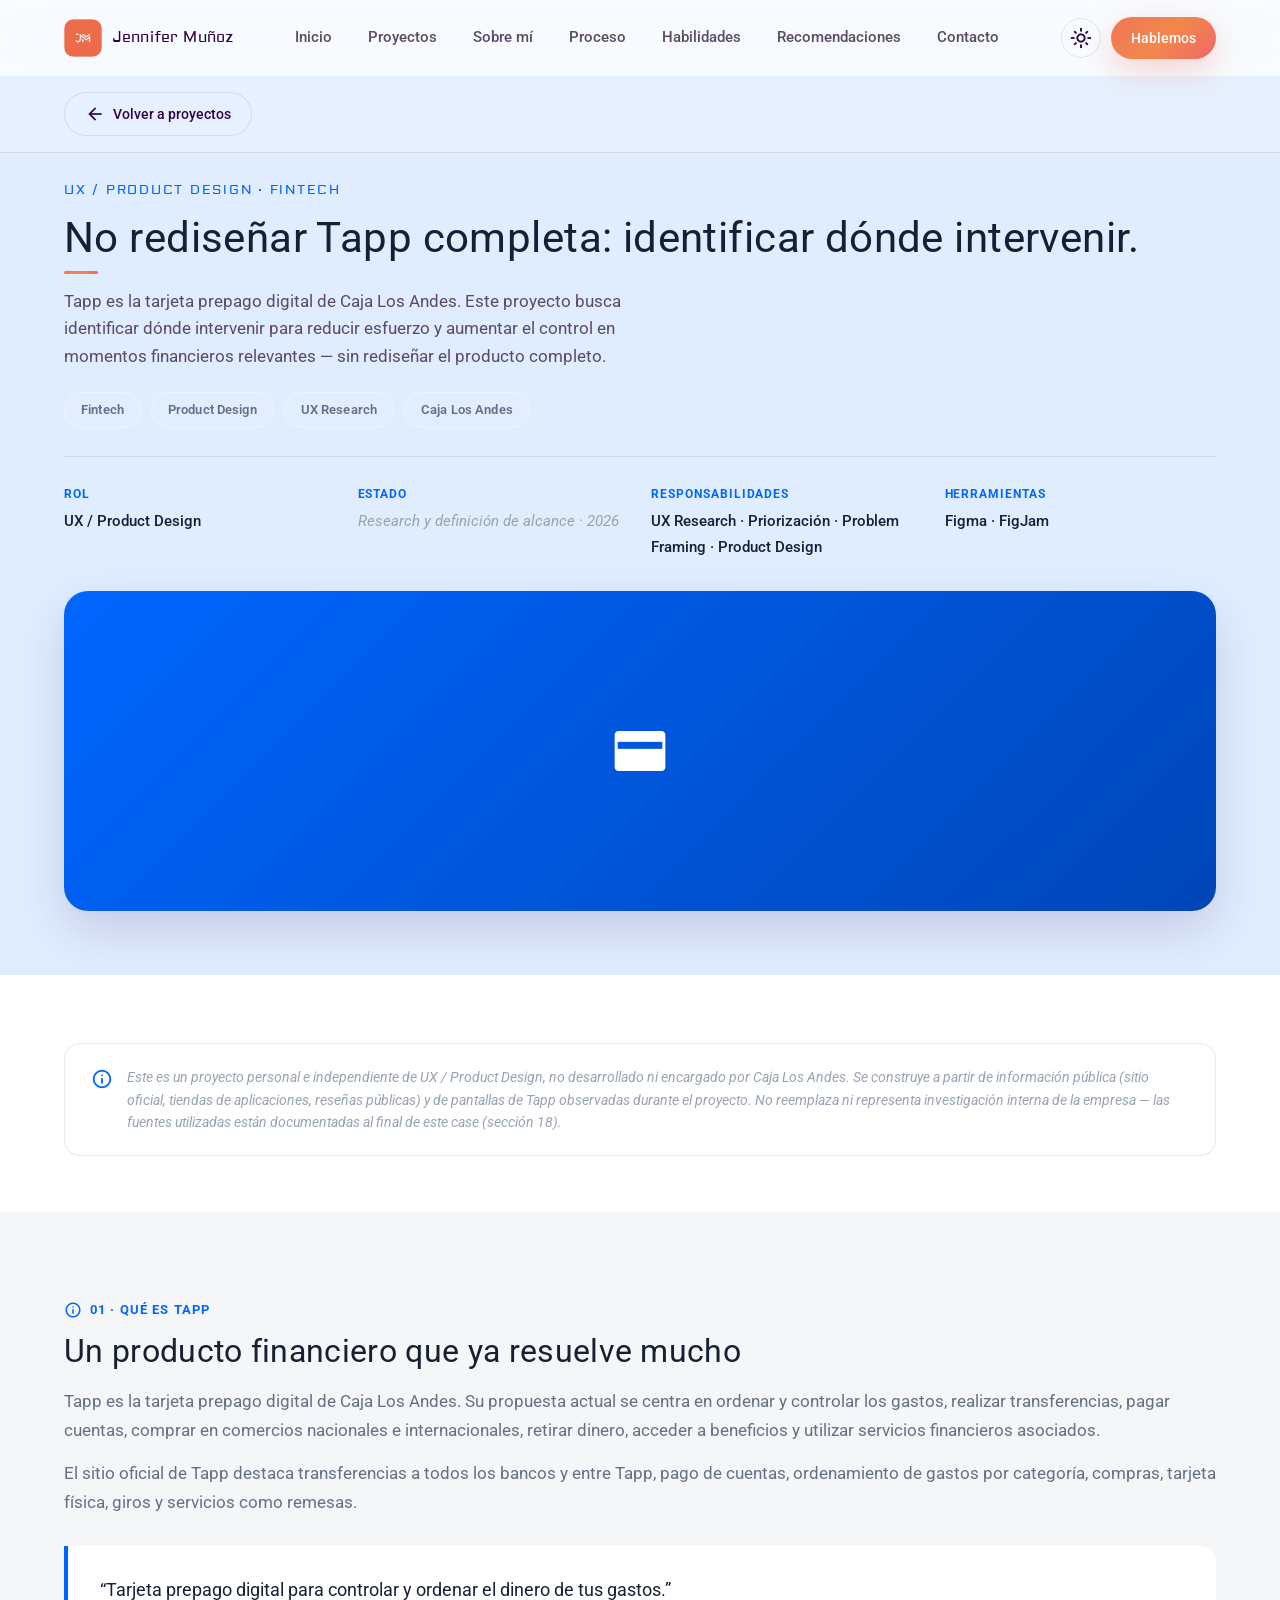
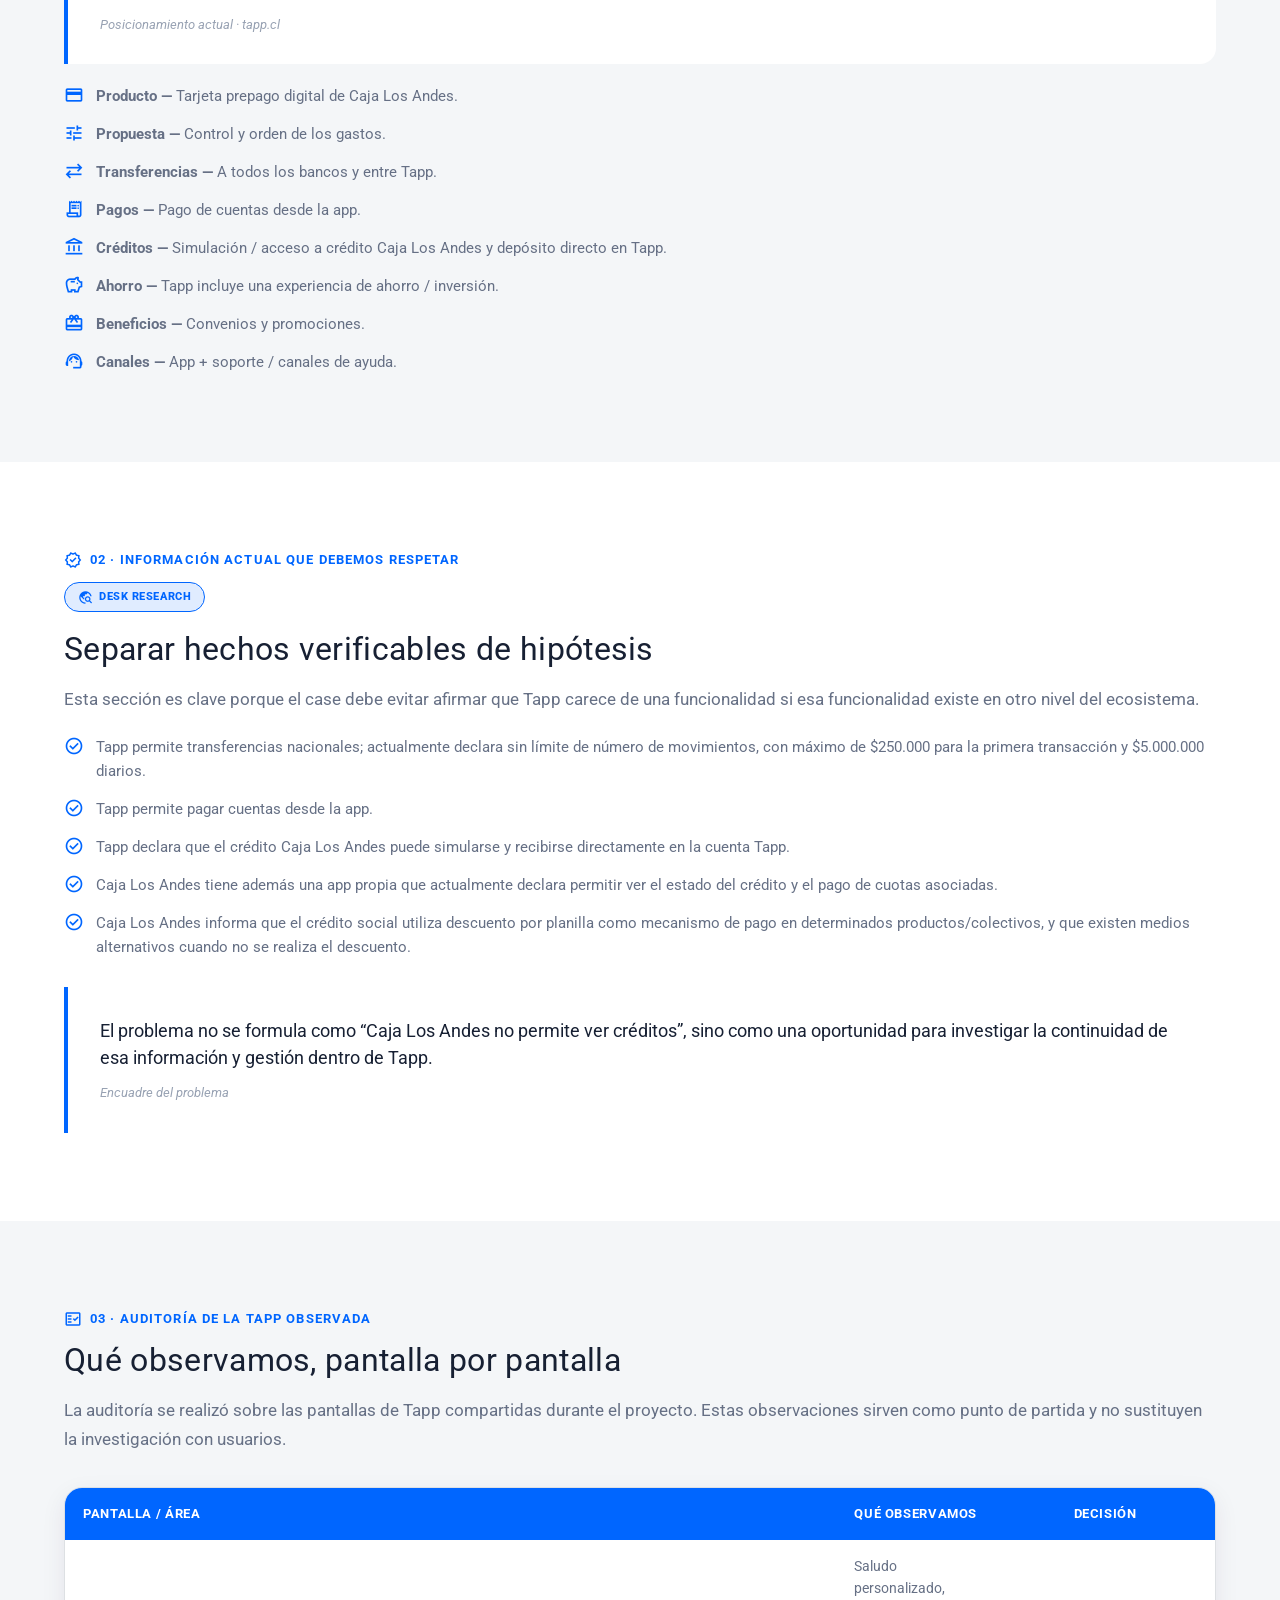
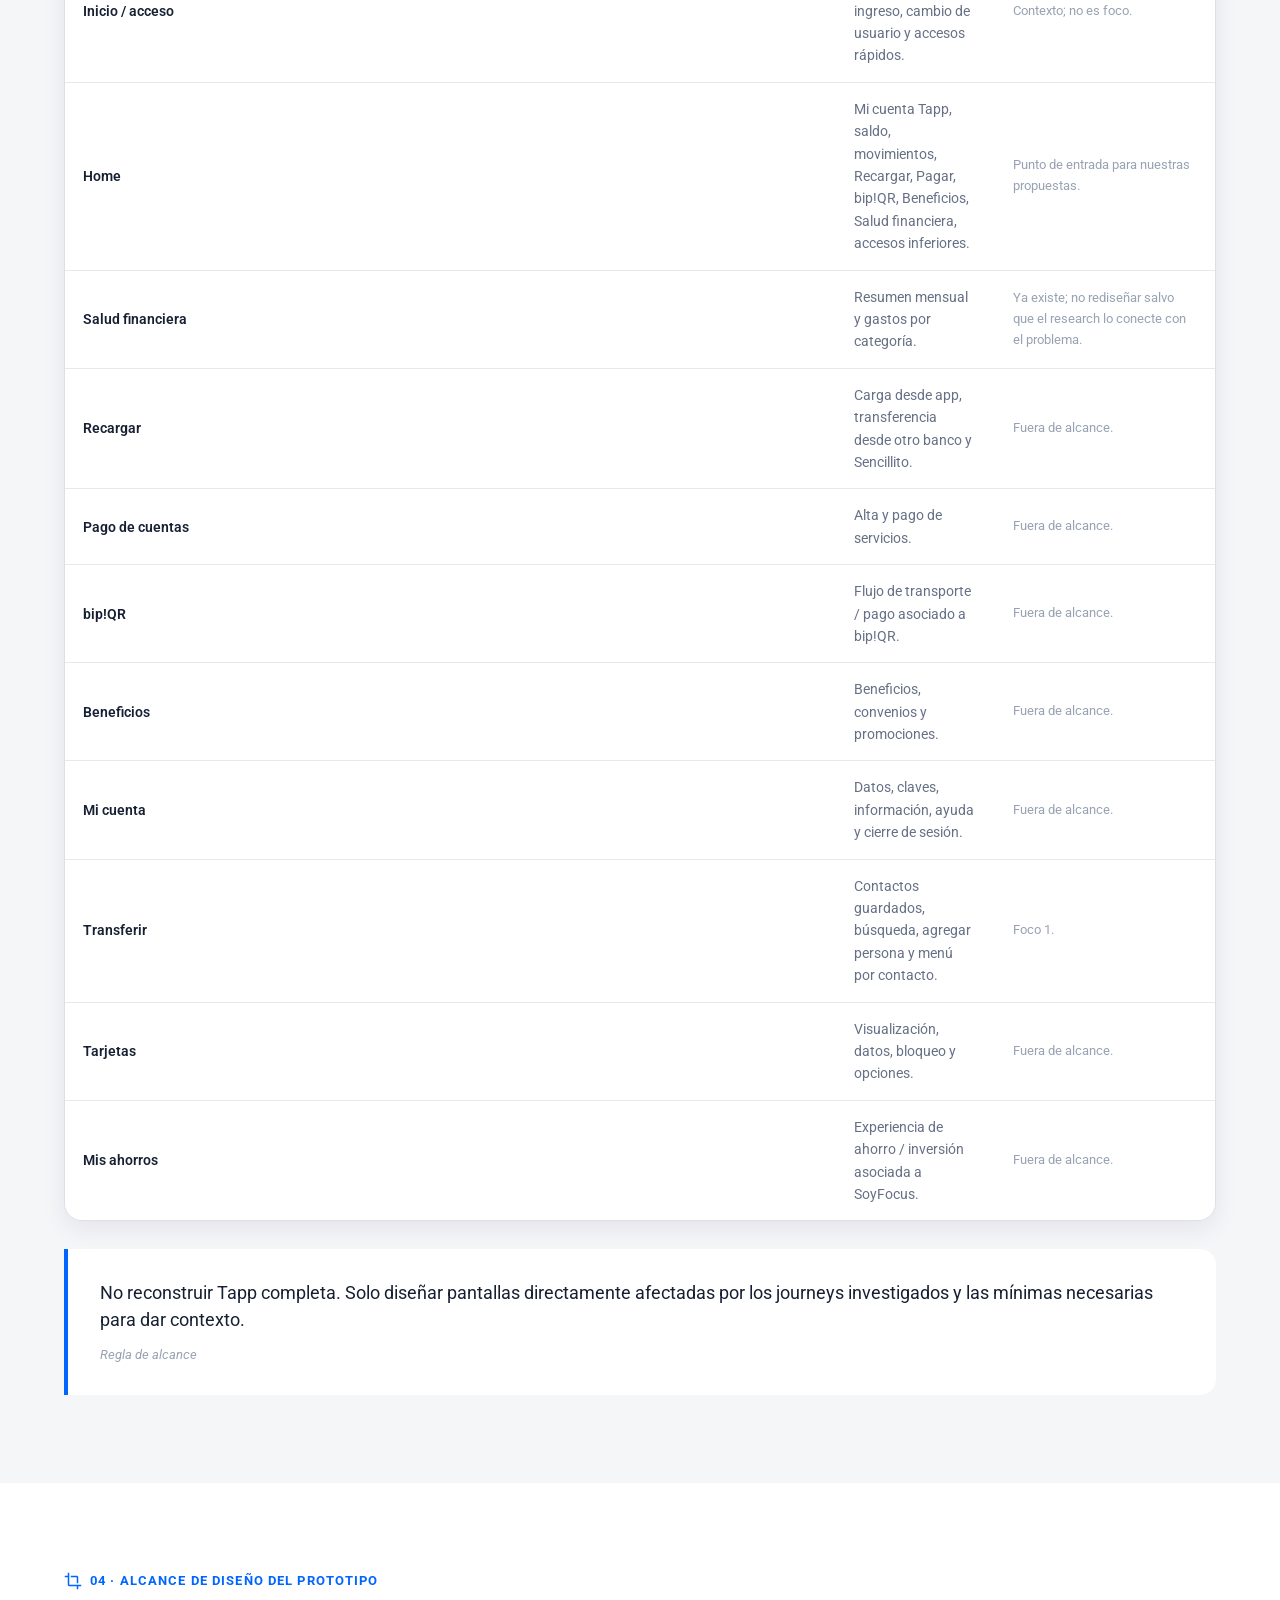
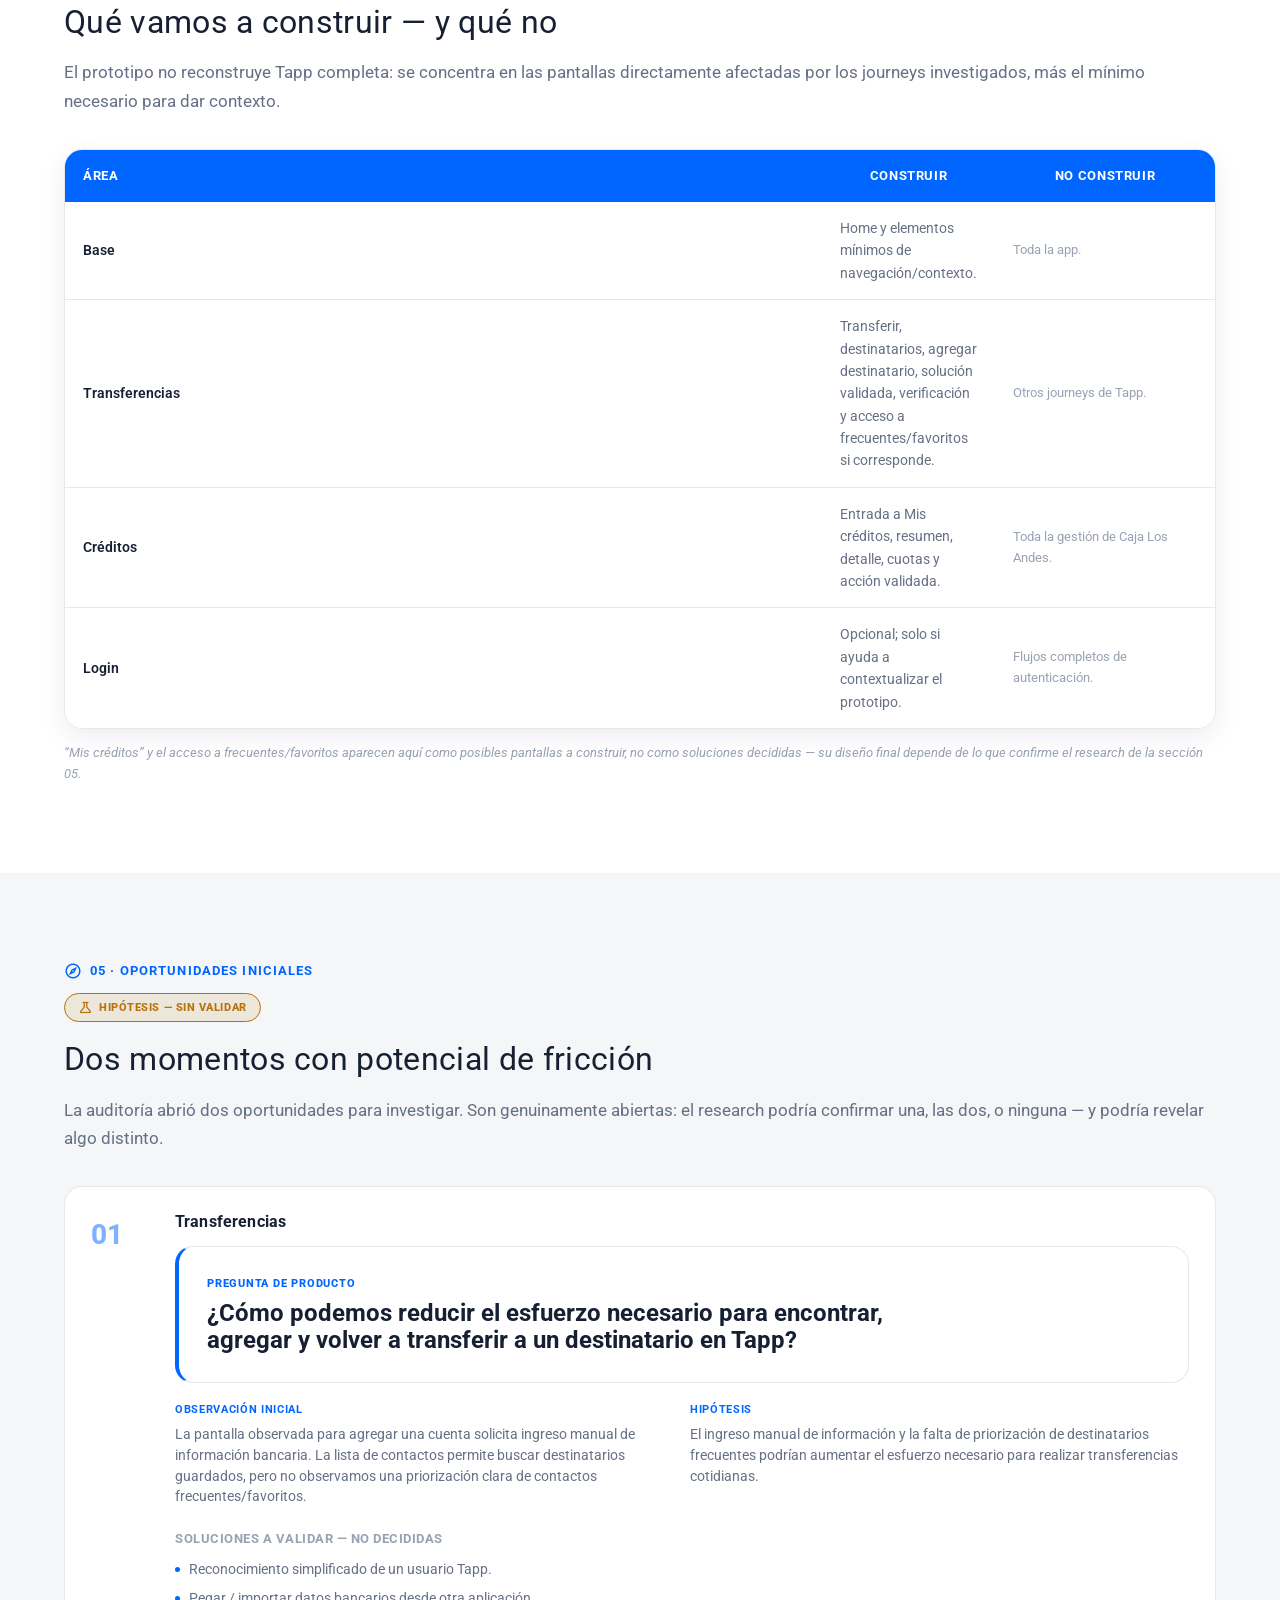
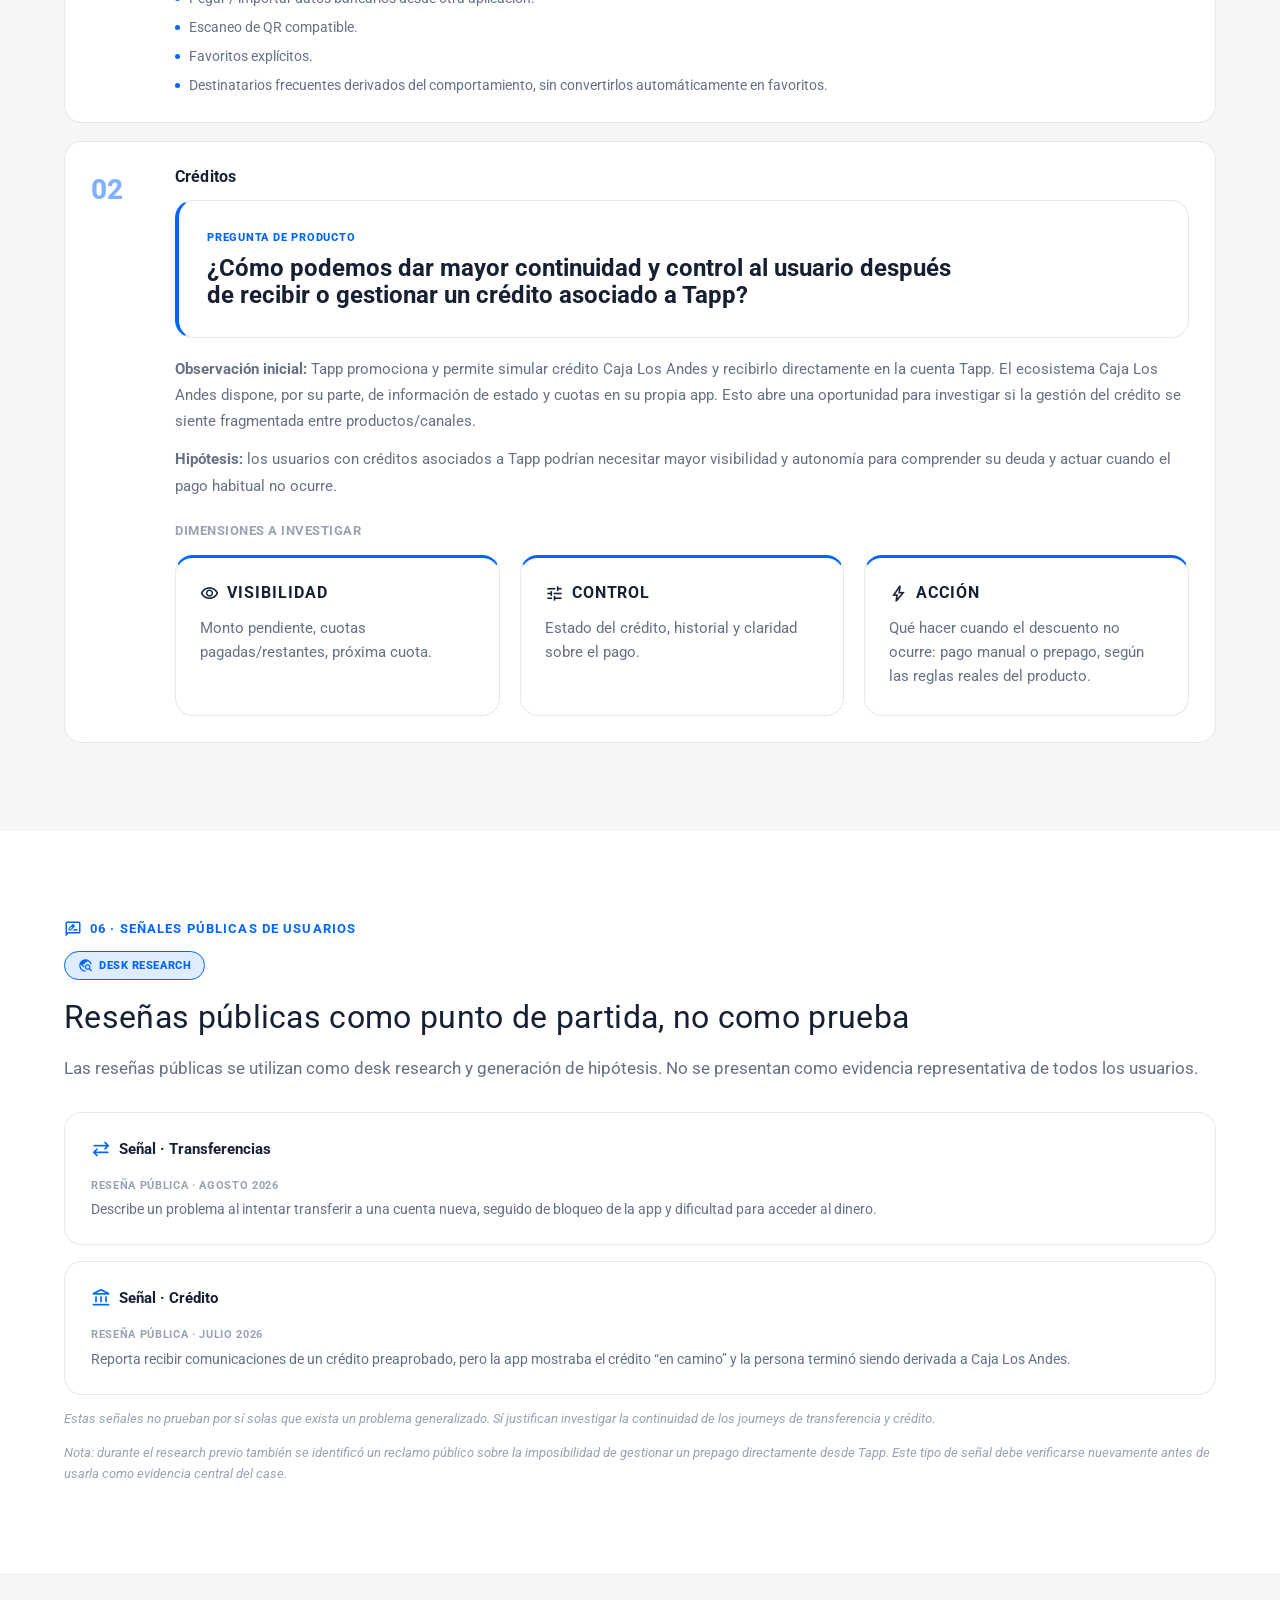
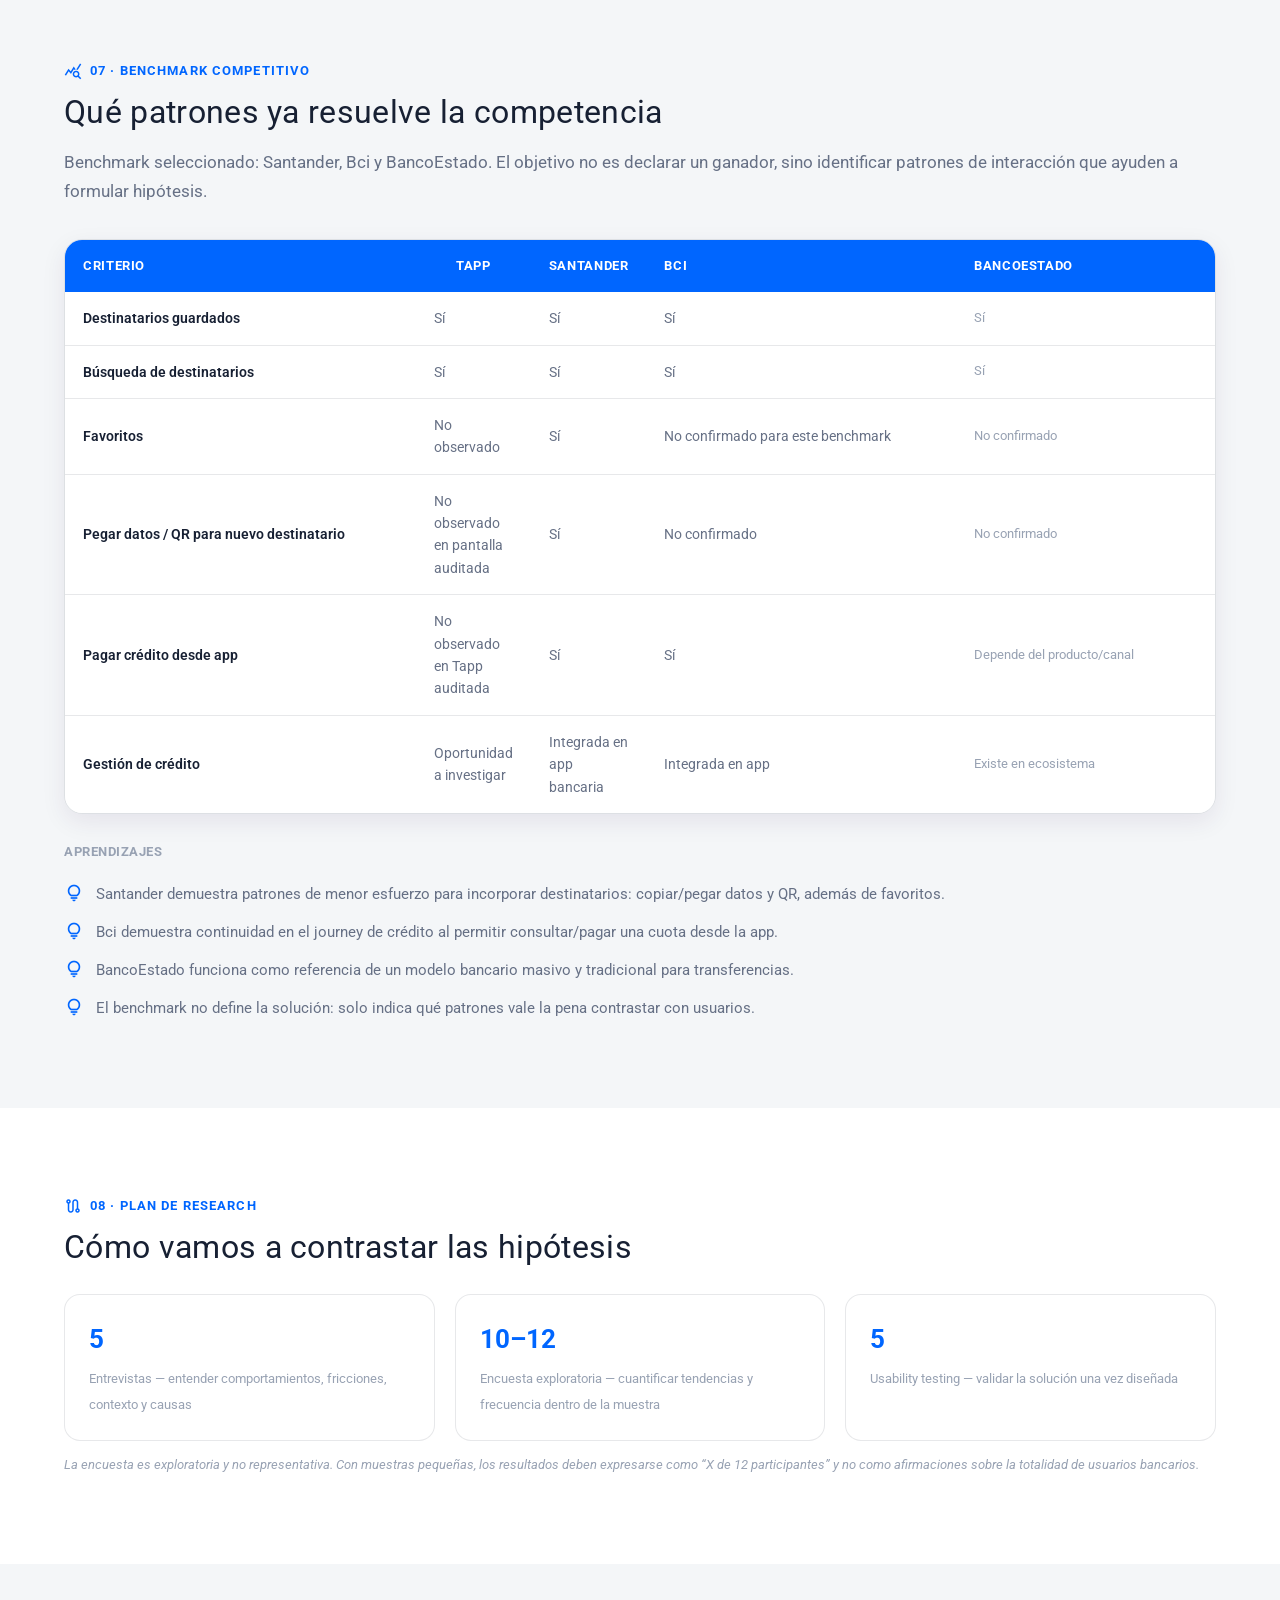
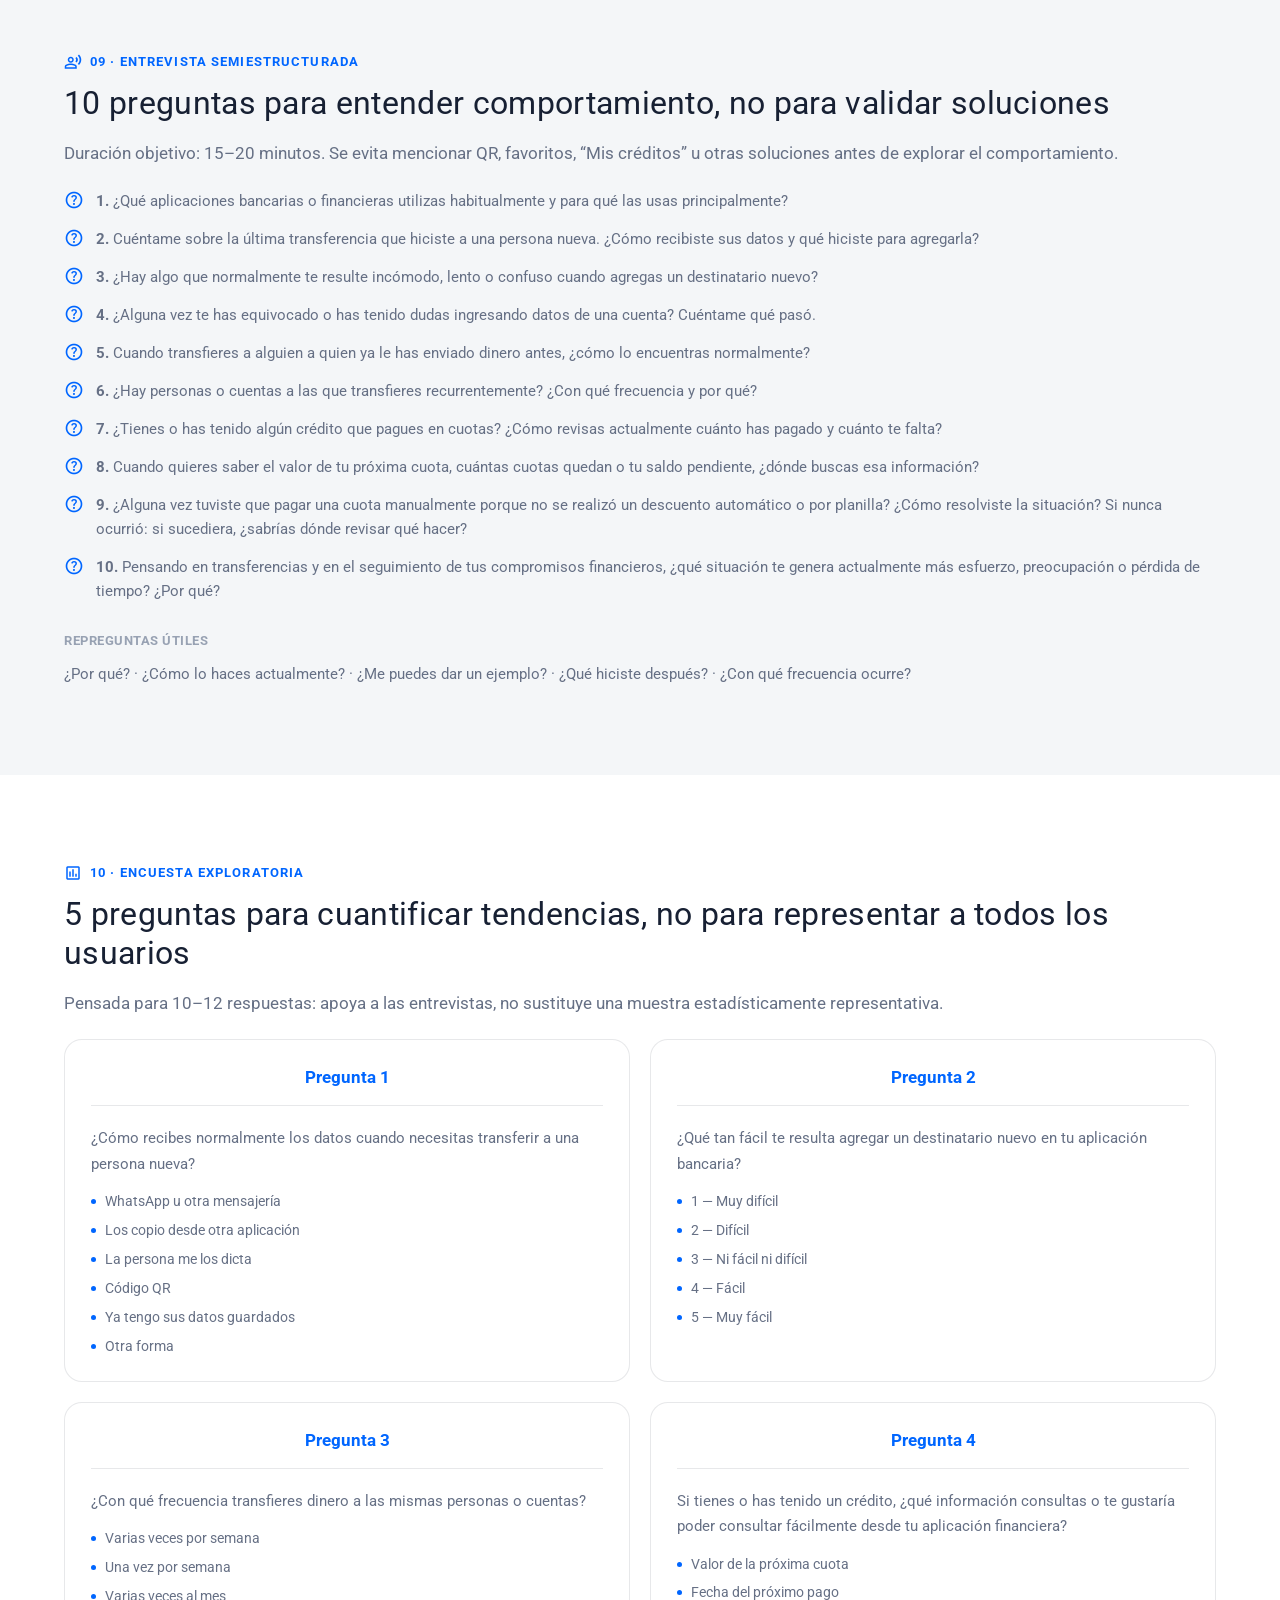
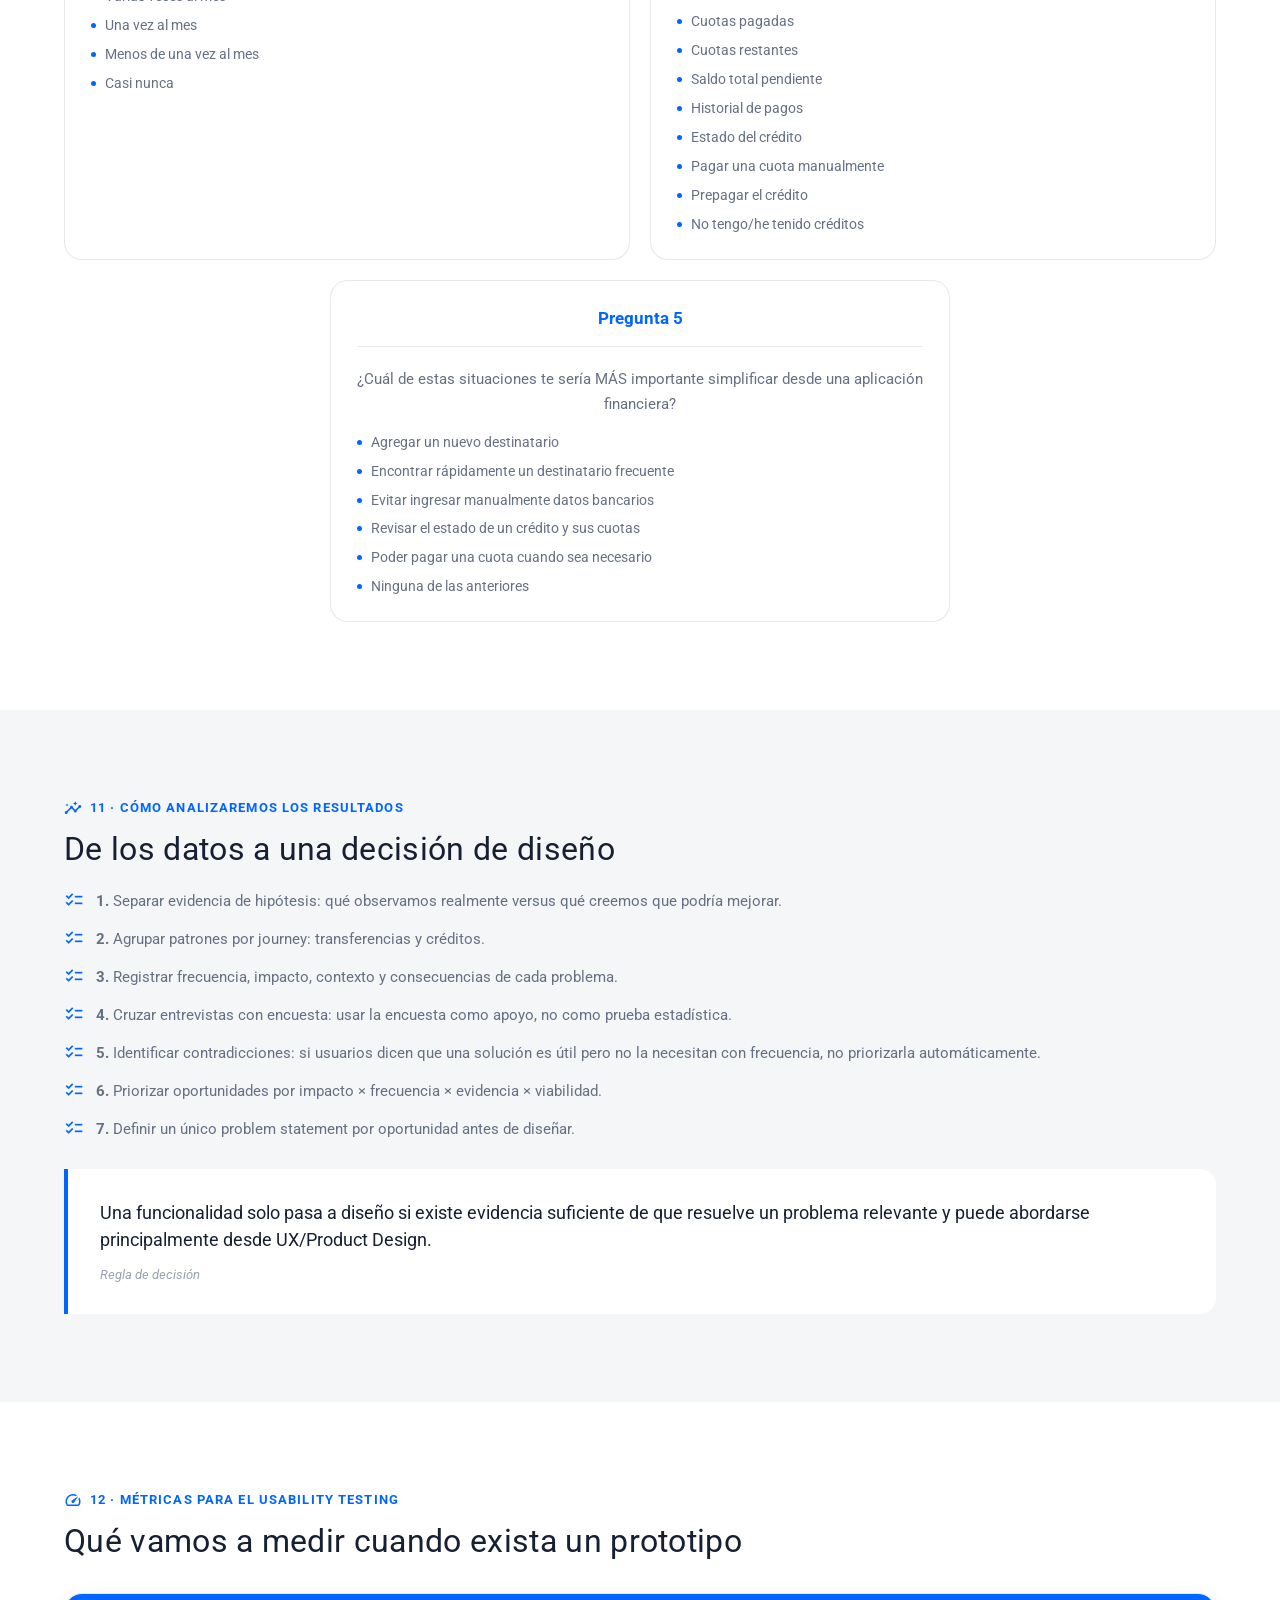
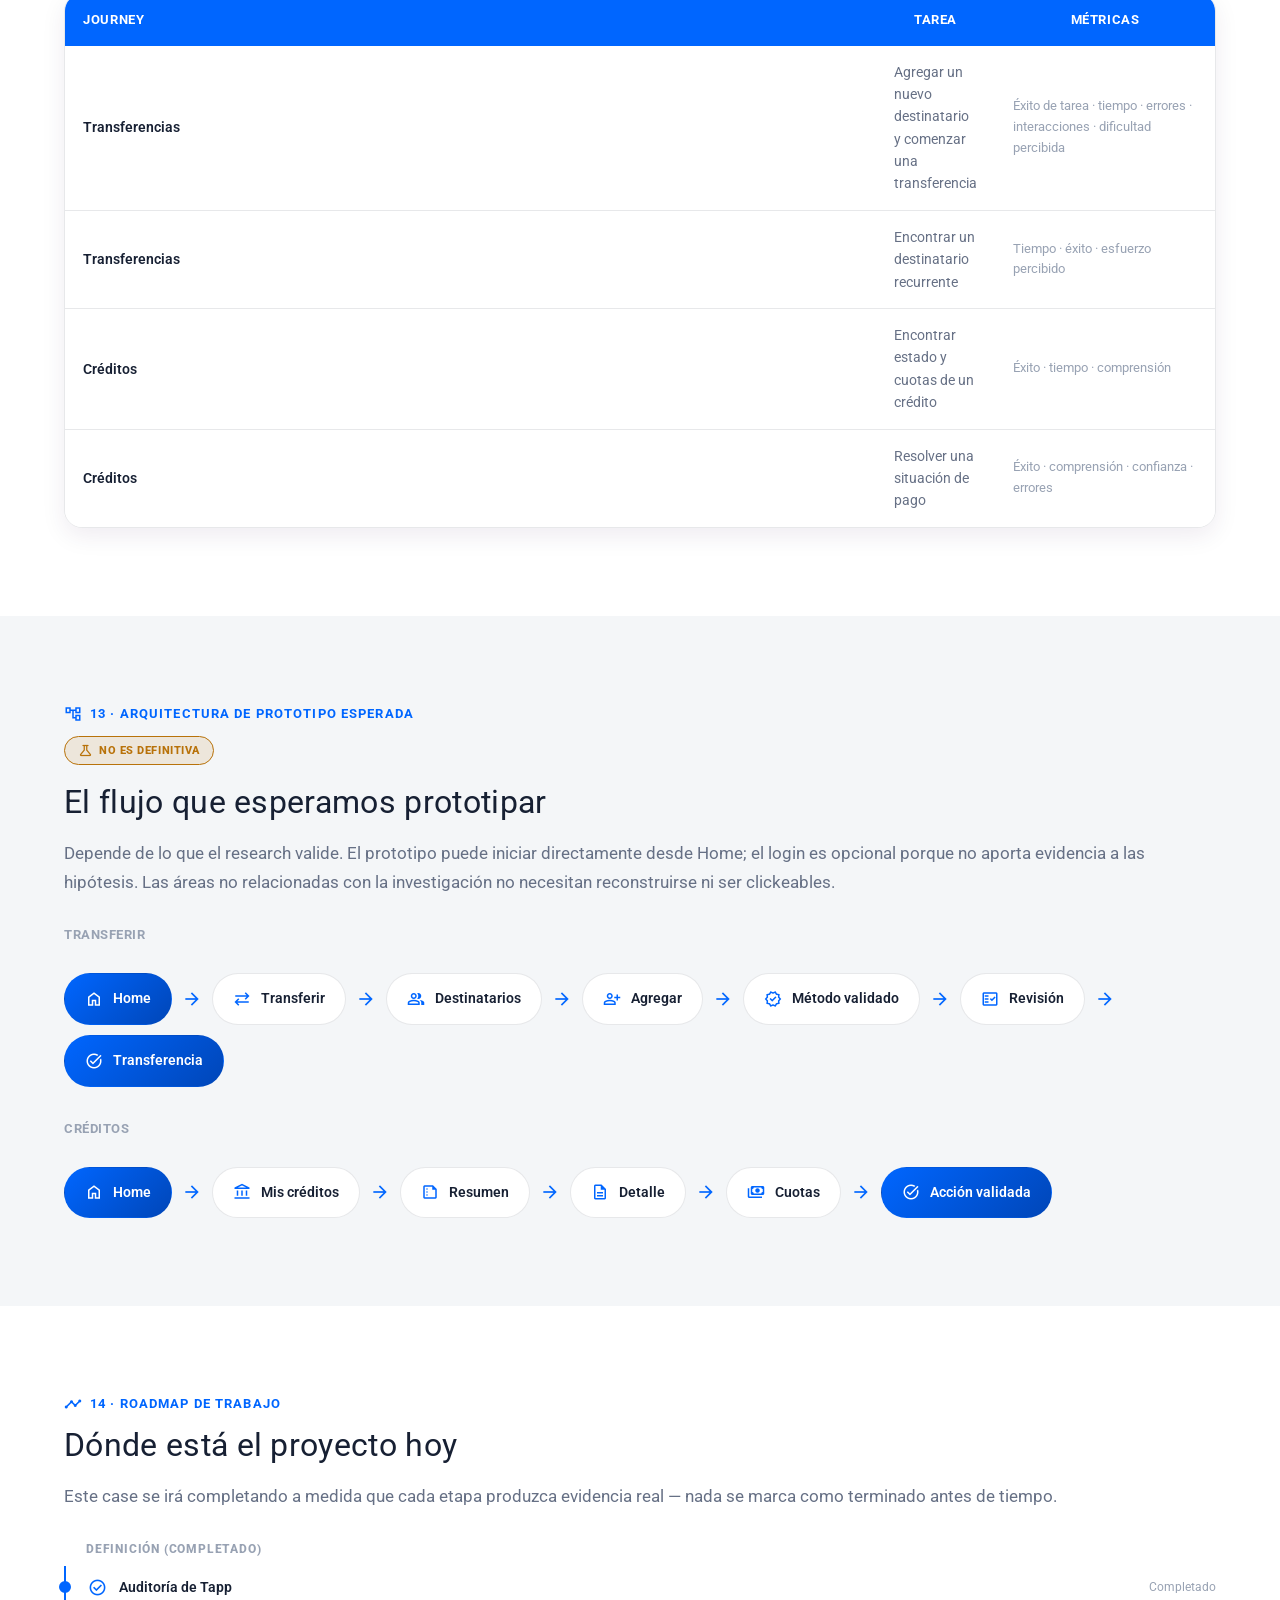
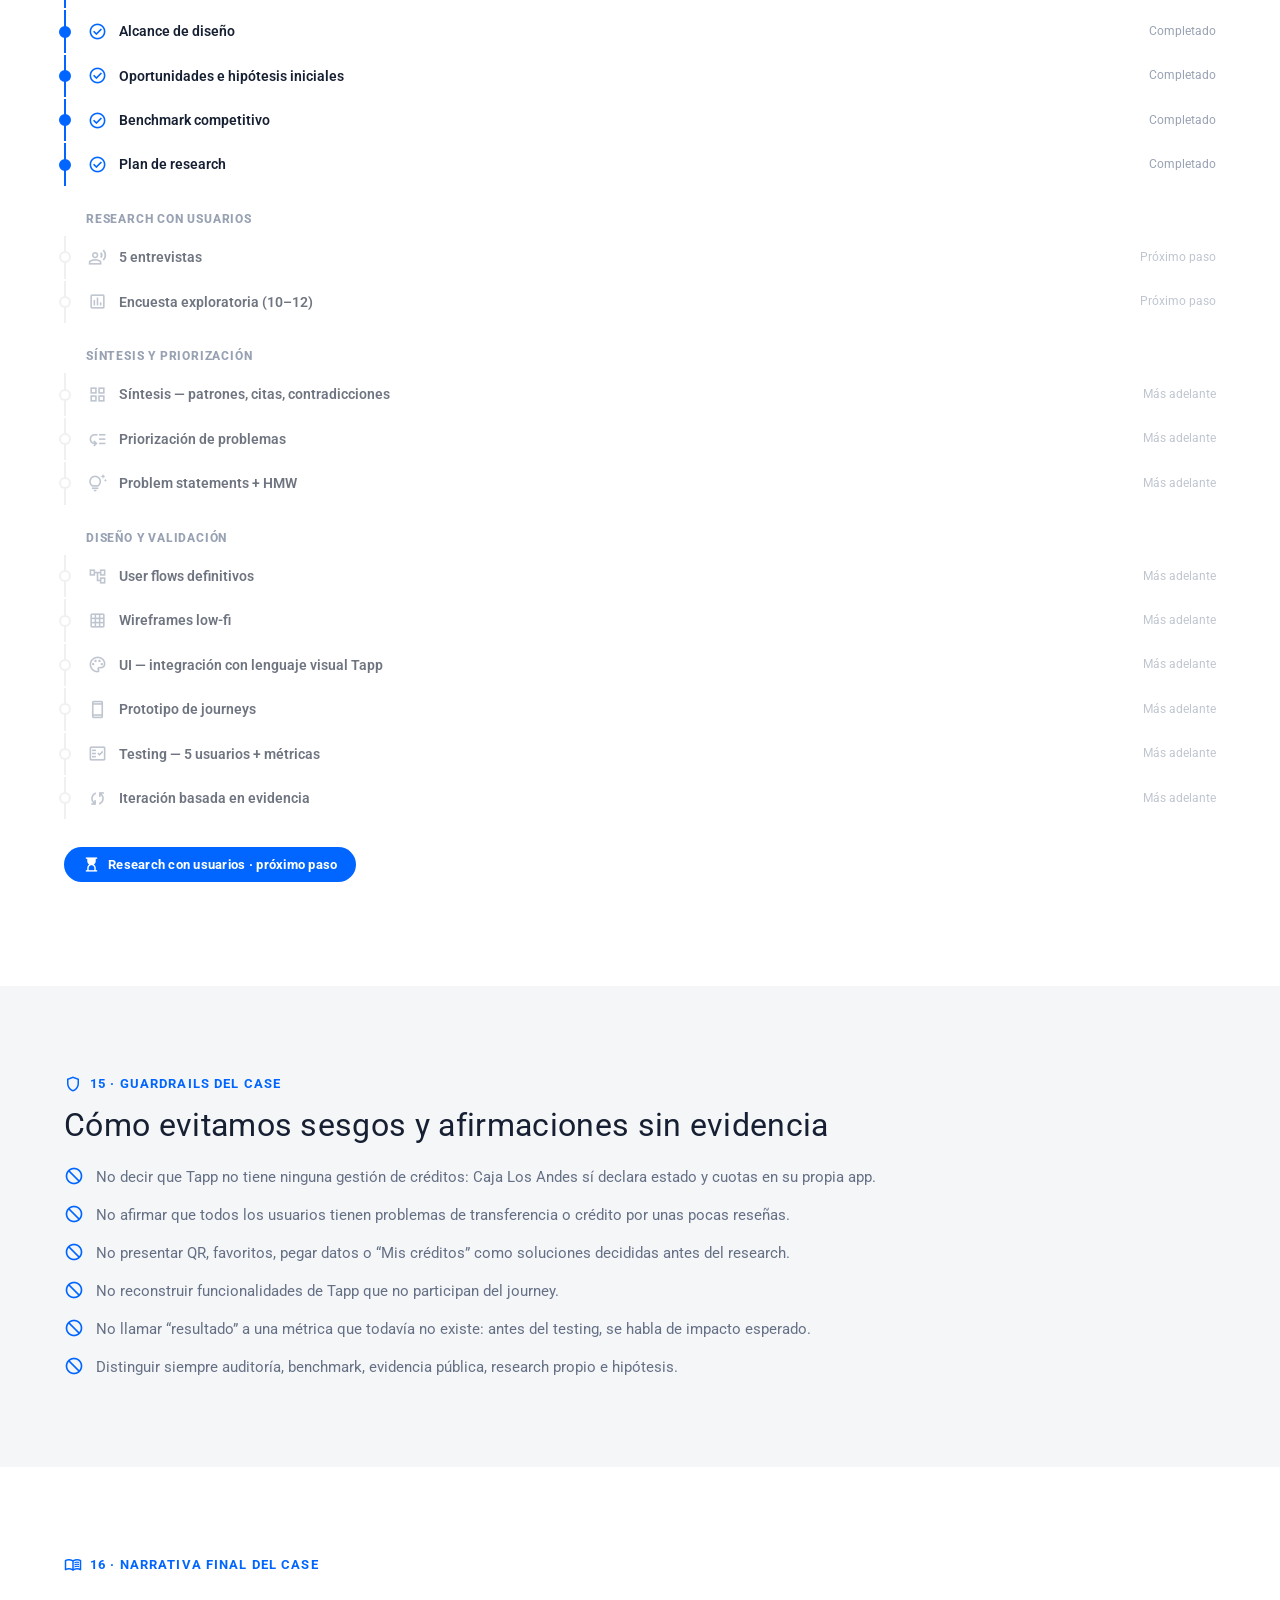
<file: proyectos/proyecto-2.html>
<!DOCTYPE html>
<html lang="es">
<head>
<meta charset="UTF-8">
<meta name="viewport" content="width=device-width, initial-scale=1.0">
<title>Tapp — Caja Los Andes | UX / Product Design · Jennifer Muñoz</title>
<meta name="description" content="Case study personal e independiente de UX / Product Design sobre Tapp, la tarjeta prepago digital de Caja Los Andes: research, hipótesis y oportunidades de intervención en transferencias y créditos.">

<link rel="preconnect" href="https://fonts.googleapis.com">
<link rel="preconnect" href="https://fonts.gstatic.com" crossorigin>
<link href="https://fonts.googleapis.com/css2?family=Aldrich&family=Roboto:ital,wght@0,300;0,400;0,500;0,700;0,900;1,400&display=swap" rel="stylesheet">
<link rel="stylesheet" href="https://fonts.googleapis.com/css2?family=Material+Symbols+Outlined:opsz,wght,FILL,GRAD@20..48,300..600,0..1,-25..0&display=swap">

<link rel="icon" type="image/svg+xml" href="../assets/favicon.svg">
<link rel="stylesheet" href="../css/style.css">
<link rel="stylesheet" href="../css/project-detail.css">
<link rel="stylesheet" href="../css/proyecto-2-theme.css">
</head>
<body>

<a class="skip-link" href="#main">Saltar al contenido</a>
<header class="header is-scrolled" id="header">
  <div class="container header__inner">
    <a href="../index.html" class="logo" aria-label="Ir a inicio">
      <img src="../assets/img/logo.png" alt="Jennifer Muñoz" class="logo__mark">
      <span class="logo__name">Jennifer&nbsp;Muñoz</span>
    </a>

    <nav class="nav" id="nav" aria-label="Navegación principal">
      <ul class="nav__list">
        <li><a href="../index.html#inicio" class="nav__link">Inicio</a></li>
        <li><a href="../index.html#proyectos" class="nav__link">Proyectos</a></li>
        <li><a href="../index.html#sobre-mi" class="nav__link">Sobre mí</a></li>
        <li><a href="../index.html#proceso" class="nav__link">Proceso</a></li>
        <li><a href="../index.html#habilidades" class="nav__link">Habilidades</a></li>
        <li><a href="../index.html#recomendaciones" class="nav__link">Recomendaciones</a></li>
        <li><a href="../index.html#contacto" class="nav__link">Contacto</a></li>
      </ul>
    </nav>

    <div class="header__actions">
      <button class="theme-toggle" id="themeToggle" type="button" aria-label="Cambiar a modo oscuro" aria-pressed="false">
        <span class="material-symbols-outlined theme-toggle__icon theme-toggle__icon--light">light_mode</span>
        <span class="material-symbols-outlined theme-toggle__icon theme-toggle__icon--dark">dark_mode</span>
      </button>

      <a href="../index.html#contacto" class="btn btn--primary btn--sm header__cta">Hablemos</a>

      <button class="menu-toggle" id="menuToggle" type="button" aria-label="Abrir menú" aria-expanded="false" aria-controls="nav">
        <span class="material-symbols-outlined">menu</span>
      </button>
    </div>
  </div>
</header>

<div class="nav-overlay" id="navOverlay"></div>

<main id="main" class="project-detail">

  <!-- Barra fija "Volver a proyectos" -->
  <div class="tapp-back-bar">
    <div class="container">
      <a href="../index.html#proyectos" class="btn btn--ghost btn--sm btn--back">
        <span class="material-symbols-outlined">arrow_back</span>
        Volver a proyectos
      </a>
    </div>
  </div>

  <!-- HERO -->
  <section class="project-hero tapp-hero">
    <div class="container">
      <p class="eyebrow">UX / Product Design · Fintech</p>
      <h1 class="section-title" data-animate data-animate-delay="1">No rediseñar Tapp completa: identificar dónde intervenir.</h1>
      <p class="section-lead" data-animate data-animate-delay="2">Tapp es la tarjeta prepago digital de Caja Los Andes. Este proyecto busca identificar dónde intervenir para reducir esfuerzo y aumentar el control en momentos financieros relevantes — sin rediseñar el producto completo.</p>

      <div class="pd-hero-tags" data-animate data-animate-delay="2">
        <span class="pd-hero-tag">Fintech</span>
        <span class="pd-hero-tag">Product Design</span>
        <span class="pd-hero-tag">UX Research</span>
        <span class="pd-hero-tag">Caja Los Andes</span>
      </div>

      <div class="project-detail__meta" data-animate data-animate-delay="3">
        <div><strong>Rol</strong><span>UX / Product Design</span></div>
        <div class="is-pending"><strong>Estado</strong><span>Research y definición de alcance · 2026</span></div>
        <div><strong>Responsabilidades</strong><span>UX Research · Priorización · Problem Framing · Product Design</span></div>
        <div><strong>Herramientas</strong><span>Figma · FigJam</span></div>
      </div>

      <div class="project-hero__media" data-animate data-animate-delay="4">
        <span class="material-symbols-outlined">credit_card</span>
      </div>
    </div>
  </section>

  <!-- Nota de transparencia -->
  <section class="pd-section" style="padding-block:40px 56px;">
    <div class="container pd-section__inner">
      <div class="pd-confidential" data-animate>
        <span class="material-symbols-outlined">info</span>
        <p>Este es un proyecto personal e independiente de UX / Product Design, no desarrollado ni encargado por Caja Los Andes. Se construye a partir de información pública (sitio oficial, tiendas de aplicaciones, reseñas públicas) y de pantallas de Tapp observadas durante el proyecto. No reemplaza ni representa investigación interna de la empresa — las fuentes utilizadas están documentadas al final de este case (sección 18).</p>
      </div>
    </div>
  </section>

  <!-- 01 · QUÉ ES TAPP -->
  <section class="pd-section pd-section--alt" id="que-es-tapp">
    <div class="container pd-section__inner">
      <p class="pd-kicker"><span class="material-symbols-outlined">info</span>01 · Qué es Tapp</p>
      <h2 class="pd-heading" data-animate>Un producto financiero que ya resuelve mucho</h2>
      <p class="pd-lead" data-animate data-animate-delay="1">Tapp es la tarjeta prepago digital de Caja Los Andes. Su propuesta actual se centra en ordenar y controlar los gastos, realizar transferencias, pagar cuentas, comprar en comercios nacionales e internacionales, retirar dinero, acceder a beneficios y utilizar servicios financieros asociados.</p>
      <p class="pd-lead" data-animate data-animate-delay="2">El sitio oficial de Tapp destaca transferencias a todos los bancos y entre Tapp, pago de cuentas, ordenamiento de gastos por categoría, compras, tarjeta física, giros y servicios como remesas.</p>

      <blockquote class="pd-quote" data-animate data-animate-delay="3">“Tarjeta prepago digital para controlar y ordenar el dinero de tus gastos.”<span>Posicionamiento actual · tapp.cl</span></blockquote>

      <ul class="pd-list" data-animate data-animate-delay="4">
        <li><span class="material-symbols-outlined">credit_card</span><span><strong>Producto —</strong> Tarjeta prepago digital de Caja Los Andes.</span></li>
        <li><span class="material-symbols-outlined">tune</span><span><strong>Propuesta —</strong> Control y orden de los gastos.</span></li>
        <li><span class="material-symbols-outlined">sync_alt</span><span><strong>Transferencias —</strong> A todos los bancos y entre Tapp.</span></li>
        <li><span class="material-symbols-outlined">receipt_long</span><span><strong>Pagos —</strong> Pago de cuentas desde la app.</span></li>
        <li><span class="material-symbols-outlined">account_balance</span><span><strong>Créditos —</strong> Simulación / acceso a crédito Caja Los Andes y depósito directo en Tapp.</span></li>
        <li><span class="material-symbols-outlined">savings</span><span><strong>Ahorro —</strong> Tapp incluye una experiencia de ahorro / inversión.</span></li>
        <li><span class="material-symbols-outlined">redeem</span><span><strong>Beneficios —</strong> Convenios y promociones.</span></li>
        <li><span class="material-symbols-outlined">support_agent</span><span><strong>Canales —</strong> App + soporte / canales de ayuda.</span></li>
      </ul>
    </div>
  </section>

  <!-- 02 · INFORMACIÓN QUE DEBEMOS RESPETAR -->
  <section class="pd-section" id="informacion-a-respetar">
    <div class="container pd-section__inner">
      <p class="pd-kicker"><span class="material-symbols-outlined">verified</span>02 · Información actual que debemos respetar</p>
      <div class="pd-evidence-row"><span class="pd-evidence-tag pd-evidence-tag--desk"><span class="material-symbols-outlined">travel_explore</span>Desk research</span></div>
      <h2 class="pd-heading" data-animate>Separar hechos verificables de hipótesis</h2>
      <p class="pd-lead" data-animate data-animate-delay="1">Esta sección es clave porque el case debe evitar afirmar que Tapp carece de una funcionalidad si esa funcionalidad existe en otro nivel del ecosistema.</p>
      <ul class="pd-list" data-animate data-animate-delay="2">
        <li><span class="material-symbols-outlined">check_circle</span><span>Tapp permite transferencias nacionales; actualmente declara sin límite de número de movimientos, con máximo de $250.000 para la primera transacción y $5.000.000 diarios.</span></li>
        <li><span class="material-symbols-outlined">check_circle</span><span>Tapp permite pagar cuentas desde la app.</span></li>
        <li><span class="material-symbols-outlined">check_circle</span><span>Tapp declara que el crédito Caja Los Andes puede simularse y recibirse directamente en la cuenta Tapp.</span></li>
        <li><span class="material-symbols-outlined">check_circle</span><span>Caja Los Andes tiene además una app propia que actualmente declara permitir ver el estado del crédito y el pago de cuotas asociadas.</span></li>
        <li><span class="material-symbols-outlined">check_circle</span><span>Caja Los Andes informa que el crédito social utiliza descuento por planilla como mecanismo de pago en determinados productos/colectivos, y que existen medios alternativos cuando no se realiza el descuento.</span></li>
      </ul>
      <blockquote class="pd-quote" data-animate data-animate-delay="3">El problema no se formula como “Caja Los Andes no permite ver créditos”, sino como una oportunidad para investigar la continuidad de esa información y gestión dentro de Tapp.<span>Encuadre del problema</span></blockquote>
    </div>
  </section>

  <!-- 03 · AUDITORÍA -->
  <section class="pd-section pd-section--alt" id="auditoria">
    <div class="container pd-section__inner pd-section__inner--wide">
      <p class="pd-kicker"><span class="material-symbols-outlined">fact_check</span>03 · Auditoría de la Tapp observada</p>
      <h2 class="pd-heading" data-animate>Qué observamos, pantalla por pantalla</h2>
      <p class="pd-lead" data-animate data-animate-delay="1">La auditoría se realizó sobre las pantallas de Tapp compartidas durante el proyecto. Estas observaciones sirven como punto de partida y no sustituyen la investigación con usuarios.</p>

      <div class="pd-heuristics" data-animate data-animate-delay="2">
        <table class="pd-heuristics__table">
          <thead><tr><th>Pantalla / área</th><th>Qué observamos</th><th>Decisión</th></tr></thead>
          <tbody>
            <tr><td>Inicio / acceso</td><td>Saludo personalizado, ingreso, cambio de usuario y accesos rápidos.</td><td>Contexto; no es foco.</td></tr>
            <tr><td>Home</td><td>Mi cuenta Tapp, saldo, movimientos, Recargar, Pagar, bip!QR, Beneficios, Salud financiera, accesos inferiores.</td><td>Punto de entrada para nuestras propuestas.</td></tr>
            <tr><td>Salud financiera</td><td>Resumen mensual y gastos por categoría.</td><td>Ya existe; no rediseñar salvo que el research lo conecte con el problema.</td></tr>
            <tr><td>Recargar</td><td>Carga desde app, transferencia desde otro banco y Sencillito.</td><td>Fuera de alcance.</td></tr>
            <tr><td>Pago de cuentas</td><td>Alta y pago de servicios.</td><td>Fuera de alcance.</td></tr>
            <tr><td>bip!QR</td><td>Flujo de transporte / pago asociado a bip!QR.</td><td>Fuera de alcance.</td></tr>
            <tr><td>Beneficios</td><td>Beneficios, convenios y promociones.</td><td>Fuera de alcance.</td></tr>
            <tr><td>Mi cuenta</td><td>Datos, claves, información, ayuda y cierre de sesión.</td><td>Fuera de alcance.</td></tr>
            <tr><td>Transferir</td><td>Contactos guardados, búsqueda, agregar persona y menú por contacto.</td><td>Foco 1.</td></tr>
            <tr><td>Tarjetas</td><td>Visualización, datos, bloqueo y opciones.</td><td>Fuera de alcance.</td></tr>
            <tr><td>Mis ahorros</td><td>Experiencia de ahorro / inversión asociada a SoyFocus.</td><td>Fuera de alcance.</td></tr>
          </tbody>
        </table>
      </div>

      <blockquote class="pd-quote" data-animate data-animate-delay="3">No reconstruir Tapp completa. Solo diseñar pantallas directamente afectadas por los journeys investigados y las mínimas necesarias para dar contexto.<span>Regla de alcance</span></blockquote>
    </div>
  </section>

  <!-- 04 · ALCANCE DE DISEÑO DEL PROTOTIPO -->
  <section class="pd-section" id="alcance-prototipo">
    <div class="container pd-section__inner pd-section__inner--wide">
      <p class="pd-kicker"><span class="material-symbols-outlined">crop</span>04 · Alcance de diseño del prototipo</p>
      <h2 class="pd-heading" data-animate>Qué vamos a construir — y qué no</h2>
      <p class="pd-lead" data-animate data-animate-delay="1">El prototipo no reconstruye Tapp completa: se concentra en las pantallas directamente afectadas por los journeys investigados, más el mínimo necesario para dar contexto.</p>

      <div class="pd-heuristics" data-animate data-animate-delay="2">
        <table class="pd-heuristics__table">
          <thead><tr><th>Área</th><th>Construir</th><th>No construir</th></tr></thead>
          <tbody>
            <tr><td>Base</td><td>Home y elementos mínimos de navegación/contexto.</td><td>Toda la app.</td></tr>
            <tr><td>Transferencias</td><td>Transferir, destinatarios, agregar destinatario, solución validada, verificación y acceso a frecuentes/favoritos si corresponde.</td><td>Otros journeys de Tapp.</td></tr>
            <tr><td>Créditos</td><td>Entrada a Mis créditos, resumen, detalle, cuotas y acción validada.</td><td>Toda la gestión de Caja Los Andes.</td></tr>
            <tr><td>Login</td><td>Opcional; solo si ayuda a contextualizar el prototipo.</td><td>Flujos completos de autenticación.</td></tr>
          </tbody>
        </table>
      </div>
      <p class="pd-note">“Mis créditos” y el acceso a frecuentes/favoritos aparecen aquí como posibles pantallas a construir, no como soluciones decididas — su diseño final depende de lo que confirme el research de la sección 05.</p>
    </div>
  </section>

  <!-- 05 · OPORTUNIDADES INICIALES -->
  <section class="pd-section pd-section--alt" id="oportunidades">
    <div class="container pd-section__inner pd-section__inner--wide">
      <p class="pd-kicker"><span class="material-symbols-outlined">explore</span>05 · Oportunidades iniciales</p>
      <div class="pd-evidence-row"><span class="pd-evidence-tag pd-evidence-tag--hipotesis"><span class="material-symbols-outlined">science</span>Hipótesis — sin validar</span></div>
      <h2 class="pd-heading" data-animate>Dos momentos con potencial de fricción</h2>
      <p class="pd-lead" data-animate data-animate-delay="1">La auditoría abrió dos oportunidades para investigar. Son genuinamente abiertas: el research podría confirmar una, las dos, o ninguna — y podría revelar algo distinto.</p>

      <div class="pd-decisions" style="margin-top:32px;" data-animate data-animate-delay="2">
        <div class="pd-decision">
          <span class="pd-decision__num">01</span>
          <div>
            <h3>Transferencias</h3>
            <div class="pd-research-question" style="margin-top:0;">
              <span>Pregunta de producto</span>
              <strong style="font-size:clamp(18px,2.2vw,24px);">¿Cómo podemos reducir el esfuerzo necesario para encontrar, agregar y volver a transferir a un destinatario en Tapp?</strong>
            </div>
            <div class="pd-decision__grid pd-decision__grid--2" style="margin-top:18px;">
              <div><span>Observación inicial</span><p>La pantalla observada para agregar una cuenta solicita ingreso manual de información bancaria. La lista de contactos permite buscar destinatarios guardados, pero no observamos una priorización clara de contactos frecuentes/favoritos.</p></div>
              <div><span>Hipótesis</span><p>El ingreso manual de información y la falta de priorización de destinatarios frecuentes podrían aumentar el esfuerzo necesario para realizar transferencias cotidianas.</p></div>
            </div>
            <p class="pd-benchmark__col-title" style="margin-top:22px;">Soluciones a validar — no decididas</p>
            <ul class="pd-benchmark__list">
              <li>Reconocimiento simplificado de un usuario Tapp.</li>
              <li>Pegar / importar datos bancarios desde otra aplicación.</li>
              <li>Escaneo de QR compatible.</li>
              <li>Favoritos explícitos.</li>
              <li>Destinatarios frecuentes derivados del comportamiento, sin convertirlos automáticamente en favoritos.</li>
            </ul>
          </div>
        </div>

        <div class="pd-decision">
          <span class="pd-decision__num">02</span>
          <div>
            <h3>Créditos</h3>
            <div class="pd-research-question" style="margin-top:0;">
              <span>Pregunta de producto</span>
              <strong style="font-size:clamp(18px,2.2vw,24px);">¿Cómo podemos dar mayor continuidad y control al usuario después de recibir o gestionar un crédito asociado a Tapp?</strong>
            </div>
            <p class="pd-lead" style="margin-top:18px; font-size:15px;"><strong>Observación inicial:</strong> Tapp promociona y permite simular crédito Caja Los Andes y recibirlo directamente en la cuenta Tapp. El ecosistema Caja Los Andes dispone, por su parte, de información de estado y cuotas en su propia app. Esto abre una oportunidad para investigar si la gestión del crédito se siente fragmentada entre productos/canales.</p>
            <p class="pd-lead" style="margin-top:12px; font-size:15px;"><strong>Hipótesis:</strong> los usuarios con créditos asociados a Tapp podrían necesitar mayor visibilidad y autonomía para comprender su deuda y actuar cuando el pago habitual no ocurre.</p>
            <p class="pd-benchmark__col-title" style="margin-top:22px;">Dimensiones a investigar</p>
            <div class="pd-triad" style="margin-top:14px;">
              <div class="pd-triad__card"><h3><span class="material-symbols-outlined">visibility</span>Visibilidad</h3><p>Monto pendiente, cuotas pagadas/restantes, próxima cuota.</p></div>
              <div class="pd-triad__card"><h3><span class="material-symbols-outlined">tune</span>Control</h3><p>Estado del crédito, historial y claridad sobre el pago.</p></div>
              <div class="pd-triad__card"><h3><span class="material-symbols-outlined">bolt</span>Acción</h3><p>Qué hacer cuando el descuento no ocurre: pago manual o prepago, según las reglas reales del producto.</p></div>
            </div>
          </div>
        </div>
      </div>
    </div>
  </section>

  <!-- 06 · SEÑALES PÚBLICAS DE USUARIOS -->
  <section class="pd-section" id="senales-publicas">
    <div class="container pd-section__inner">
      <p class="pd-kicker"><span class="material-symbols-outlined">rate_review</span>06 · Señales públicas de usuarios</p>
      <div class="pd-evidence-row"><span class="pd-evidence-tag pd-evidence-tag--desk"><span class="material-symbols-outlined">travel_explore</span>Desk research</span></div>
      <h2 class="pd-heading" data-animate>Reseñas públicas como punto de partida, no como prueba</h2>
      <p class="pd-lead" data-animate data-animate-delay="1">Las reseñas públicas se utilizan como desk research y generación de hipótesis. No se presentan como evidencia representativa de todos los usuarios.</p>

      <div class="pd-validation" data-animate data-animate-delay="2">
        <div class="pd-validation__row">
          <p class="pd-validation__task"><span class="material-symbols-outlined">sync_alt</span>Señal · Transferencias</p>
          <div class="pd-validation__grid" style="grid-template-columns:1fr;">
            <div><span>Reseña pública · agosto 2026</span><p>Describe un problema al intentar transferir a una cuenta nueva, seguido de bloqueo de la app y dificultad para acceder al dinero.</p></div>
          </div>
        </div>
        <div class="pd-validation__row">
          <p class="pd-validation__task"><span class="material-symbols-outlined">account_balance</span>Señal · Crédito</p>
          <div class="pd-validation__grid" style="grid-template-columns:1fr;">
            <div><span>Reseña pública · julio 2026</span><p>Reporta recibir comunicaciones de un crédito preaprobado, pero la app mostraba el crédito “en camino” y la persona terminó siendo derivada a Caja Los Andes.</p></div>
          </div>
        </div>
      </div>

      <p class="pd-note" data-animate data-animate-delay="3">Estas señales no prueban por sí solas que exista un problema generalizado. Sí justifican investigar la continuidad de los journeys de transferencia y crédito.</p>
      <p class="pd-note">Nota: durante el research previo también se identificó un reclamo público sobre la imposibilidad de gestionar un prepago directamente desde Tapp. Este tipo de señal debe verificarse nuevamente antes de usarla como evidencia central del case.</p>
    </div>
  </section>

  <!-- 07 · BENCHMARK COMPETITIVO -->
  <section class="pd-section pd-section--alt" id="benchmark">
    <div class="container pd-section__inner pd-section__inner--wide">
      <p class="pd-kicker"><span class="material-symbols-outlined">query_stats</span>07 · Benchmark competitivo</p>
      <h2 class="pd-heading" data-animate>Qué patrones ya resuelve la competencia</h2>
      <p class="pd-lead" data-animate data-animate-delay="1">Benchmark seleccionado: Santander, Bci y BancoEstado. El objetivo no es declarar un ganador, sino identificar patrones de interacción que ayuden a formular hipótesis.</p>

      <div class="pd-heuristics" data-animate data-animate-delay="2">
        <table class="pd-heuristics__table">
          <thead><tr><th>Criterio</th><th>Tapp</th><th>Santander</th><th>Bci</th><th>BancoEstado</th></tr></thead>
          <tbody>
            <tr><td>Destinatarios guardados</td><td>Sí</td><td>Sí</td><td>Sí</td><td>Sí</td></tr>
            <tr><td>Búsqueda de destinatarios</td><td>Sí</td><td>Sí</td><td>Sí</td><td>Sí</td></tr>
            <tr><td>Favoritos</td><td>No observado</td><td>Sí</td><td>No confirmado para este benchmark</td><td>No confirmado</td></tr>
            <tr><td>Pegar datos / QR para nuevo destinatario</td><td>No observado en pantalla auditada</td><td>Sí</td><td>No confirmado</td><td>No confirmado</td></tr>
            <tr><td>Pagar crédito desde app</td><td>No observado en Tapp auditada</td><td>Sí</td><td>Sí</td><td>Depende del producto/canal</td></tr>
            <tr><td>Gestión de crédito</td><td>Oportunidad a investigar</td><td>Integrada en app bancaria</td><td>Integrada en app</td><td>Existe en ecosistema</td></tr>
          </tbody>
        </table>
      </div>

      <p class="pd-benchmark__col-title" style="margin-top:28px;">Aprendizajes</p>
      <ul class="pd-list" data-animate data-animate-delay="3">
        <li><span class="material-symbols-outlined">lightbulb</span><span>Santander demuestra patrones de menor esfuerzo para incorporar destinatarios: copiar/pegar datos y QR, además de favoritos.</span></li>
        <li><span class="material-symbols-outlined">lightbulb</span><span>Bci demuestra continuidad en el journey de crédito al permitir consultar/pagar una cuota desde la app.</span></li>
        <li><span class="material-symbols-outlined">lightbulb</span><span>BancoEstado funciona como referencia de un modelo bancario masivo y tradicional para transferencias.</span></li>
        <li><span class="material-symbols-outlined">lightbulb</span><span>El benchmark no define la solución: solo indica qué patrones vale la pena contrastar con usuarios.</span></li>
      </ul>
    </div>
  </section>

  <!-- 08 · PLAN DE RESEARCH -->
  <section class="pd-section" id="plan-research">
    <div class="container pd-section__inner">
      <p class="pd-kicker"><span class="material-symbols-outlined">route</span>08 · Plan de research</p>
      <h2 class="pd-heading" data-animate>Cómo vamos a contrastar las hipótesis</h2>
      <div class="pd-stats" data-animate data-animate-delay="1">
        <div class="pd-stat"><strong>5</strong><span>Entrevistas — entender comportamientos, fricciones, contexto y causas</span></div>
        <div class="pd-stat"><strong>10–12</strong><span>Encuesta exploratoria — cuantificar tendencias y frecuencia dentro de la muestra</span></div>
        <div class="pd-stat"><strong>5</strong><span>Usability testing — validar la solución una vez diseñada</span></div>
      </div>
      <p class="pd-note" data-animate data-animate-delay="2">La encuesta es exploratoria y no representativa. Con muestras pequeñas, los resultados deben expresarse como “X de 12 participantes” y no como afirmaciones sobre la totalidad de usuarios bancarios.</p>
    </div>
  </section>

  <!-- 09 · ENTREVISTA SEMIESTRUCTURADA -->
  <section class="pd-section pd-section--alt" id="entrevista">
    <div class="container pd-section__inner pd-section__inner--wide">
      <p class="pd-kicker"><span class="material-symbols-outlined">record_voice_over</span>09 · Entrevista semiestructurada</p>
      <h2 class="pd-heading" data-animate>10 preguntas para entender comportamiento, no para validar soluciones</h2>
      <p class="pd-lead" data-animate data-animate-delay="1">Duración objetivo: 15–20 minutos. Se evita mencionar QR, favoritos, “Mis créditos” u otras soluciones antes de explorar el comportamiento.</p>

      <ul class="pd-list" data-animate data-animate-delay="2">
        <li><span class="material-symbols-outlined">help</span><span><strong>1.</strong> ¿Qué aplicaciones bancarias o financieras utilizas habitualmente y para qué las usas principalmente?</span></li>
        <li><span class="material-symbols-outlined">help</span><span><strong>2.</strong> Cuéntame sobre la última transferencia que hiciste a una persona nueva. ¿Cómo recibiste sus datos y qué hiciste para agregarla?</span></li>
        <li><span class="material-symbols-outlined">help</span><span><strong>3.</strong> ¿Hay algo que normalmente te resulte incómodo, lento o confuso cuando agregas un destinatario nuevo?</span></li>
        <li><span class="material-symbols-outlined">help</span><span><strong>4.</strong> ¿Alguna vez te has equivocado o has tenido dudas ingresando datos de una cuenta? Cuéntame qué pasó.</span></li>
        <li><span class="material-symbols-outlined">help</span><span><strong>5.</strong> Cuando transfieres a alguien a quien ya le has enviado dinero antes, ¿cómo lo encuentras normalmente?</span></li>
        <li><span class="material-symbols-outlined">help</span><span><strong>6.</strong> ¿Hay personas o cuentas a las que transfieres recurrentemente? ¿Con qué frecuencia y por qué?</span></li>
        <li><span class="material-symbols-outlined">help</span><span><strong>7.</strong> ¿Tienes o has tenido algún crédito que pagues en cuotas? ¿Cómo revisas actualmente cuánto has pagado y cuánto te falta?</span></li>
        <li><span class="material-symbols-outlined">help</span><span><strong>8.</strong> Cuando quieres saber el valor de tu próxima cuota, cuántas cuotas quedan o tu saldo pendiente, ¿dónde buscas esa información?</span></li>
        <li><span class="material-symbols-outlined">help</span><span><strong>9.</strong> ¿Alguna vez tuviste que pagar una cuota manualmente porque no se realizó un descuento automático o por planilla? ¿Cómo resolviste la situación? Si nunca ocurrió: si sucediera, ¿sabrías dónde revisar qué hacer?</span></li>
        <li><span class="material-symbols-outlined">help</span><span><strong>10.</strong> Pensando en transferencias y en el seguimiento de tus compromisos financieros, ¿qué situación te genera actualmente más esfuerzo, preocupación o pérdida de tiempo? ¿Por qué?</span></li>
      </ul>

      <p class="pd-benchmark__col-title" style="margin-top:28px;">Repreguntas útiles</p>
      <p class="pd-lead" style="font-size:15px;">¿Por qué? · ¿Cómo lo haces actualmente? · ¿Me puedes dar un ejemplo? · ¿Qué hiciste después? · ¿Con qué frecuencia ocurre?</p>
    </div>
  </section>

  <!-- 10 · ENCUESTA EXPLORATORIA -->
  <section class="pd-section" id="encuesta">
    <div class="container pd-section__inner pd-section__inner--wide">
      <p class="pd-kicker"><span class="material-symbols-outlined">poll</span>10 · Encuesta exploratoria</p>
      <h2 class="pd-heading" data-animate>5 preguntas para cuantificar tendencias, no para representar a todos los usuarios</h2>
      <p class="pd-lead" data-animate data-animate-delay="1">Pensada para 10–12 respuestas: apoya a las entrevistas, no sustituye una muestra estadísticamente representativa.</p>

      <div class="pd-benchmark__grid" data-animate data-animate-delay="2">
        <div class="pd-benchmark__card">
          <p class="pd-benchmark__name">Pregunta 1</p>
          <p class="pd-lead" style="font-size:14.5px;">¿Cómo recibes normalmente los datos cuando necesitas transferir a una persona nueva?</p>
          <ul class="pd-benchmark__list" style="margin-top:14px;">
            <li>WhatsApp u otra mensajería</li><li>Los copio desde otra aplicación</li><li>La persona me los dicta</li><li>Código QR</li><li>Ya tengo sus datos guardados</li><li>Otra forma</li>
          </ul>
        </div>
        <div class="pd-benchmark__card">
          <p class="pd-benchmark__name">Pregunta 2</p>
          <p class="pd-lead" style="font-size:14.5px;">¿Qué tan fácil te resulta agregar un destinatario nuevo en tu aplicación bancaria?</p>
          <ul class="pd-benchmark__list" style="margin-top:14px;">
            <li>1 — Muy difícil</li><li>2 — Difícil</li><li>3 — Ni fácil ni difícil</li><li>4 — Fácil</li><li>5 — Muy fácil</li>
          </ul>
        </div>
        <div class="pd-benchmark__card">
          <p class="pd-benchmark__name">Pregunta 3</p>
          <p class="pd-lead" style="font-size:14.5px;">¿Con qué frecuencia transfieres dinero a las mismas personas o cuentas?</p>
          <ul class="pd-benchmark__list" style="margin-top:14px;">
            <li>Varias veces por semana</li><li>Una vez por semana</li><li>Varias veces al mes</li><li>Una vez al mes</li><li>Menos de una vez al mes</li><li>Casi nunca</li>
          </ul>
        </div>
        <div class="pd-benchmark__card">
          <p class="pd-benchmark__name">Pregunta 4</p>
          <p class="pd-lead" style="font-size:14.5px;">Si tienes o has tenido un crédito, ¿qué información consultas o te gustaría poder consultar fácilmente desde tu aplicación financiera?</p>
          <ul class="pd-benchmark__list" style="margin-top:14px;">
            <li>Valor de la próxima cuota</li><li>Fecha del próximo pago</li><li>Cuotas pagadas</li><li>Cuotas restantes</li><li>Saldo total pendiente</li><li>Historial de pagos</li><li>Estado del crédito</li><li>Pagar una cuota manualmente</li><li>Prepagar el crédito</li><li>No tengo/he tenido créditos</li>
          </ul>
        </div>
      </div>

      <div class="pd-benchmark__card" style="margin-top:20px; max-width:620px; margin-inline:auto;" data-animate data-animate-delay="3">
        <p class="pd-benchmark__name">Pregunta 5</p>
        <p class="pd-lead" style="font-size:14.5px; text-align:center;">¿Cuál de estas situaciones te sería MÁS importante simplificar desde una aplicación financiera?</p>
        <ul class="pd-benchmark__list" style="margin-top:14px;">
          <li>Agregar un nuevo destinatario</li><li>Encontrar rápidamente un destinatario frecuente</li><li>Evitar ingresar manualmente datos bancarios</li><li>Revisar el estado de un crédito y sus cuotas</li><li>Poder pagar una cuota cuando sea necesario</li><li>Ninguna de las anteriores</li>
        </ul>
      </div>
    </div>
  </section>

  <!-- 11 · CÓMO ANALIZAREMOS LOS RESULTADOS -->
  <section class="pd-section pd-section--alt" id="analisis-resultados">
    <div class="container pd-section__inner">
      <p class="pd-kicker"><span class="material-symbols-outlined">insights</span>11 · Cómo analizaremos los resultados</p>
      <h2 class="pd-heading" data-animate>De los datos a una decisión de diseño</h2>
      <ul class="pd-list" data-animate data-animate-delay="1">
        <li><span class="material-symbols-outlined">checklist</span><span><strong>1.</strong> Separar evidencia de hipótesis: qué observamos realmente versus qué creemos que podría mejorar.</span></li>
        <li><span class="material-symbols-outlined">checklist</span><span><strong>2.</strong> Agrupar patrones por journey: transferencias y créditos.</span></li>
        <li><span class="material-symbols-outlined">checklist</span><span><strong>3.</strong> Registrar frecuencia, impacto, contexto y consecuencias de cada problema.</span></li>
        <li><span class="material-symbols-outlined">checklist</span><span><strong>4.</strong> Cruzar entrevistas con encuesta: usar la encuesta como apoyo, no como prueba estadística.</span></li>
        <li><span class="material-symbols-outlined">checklist</span><span><strong>5.</strong> Identificar contradicciones: si usuarios dicen que una solución es útil pero no la necesitan con frecuencia, no priorizarla automáticamente.</span></li>
        <li><span class="material-symbols-outlined">checklist</span><span><strong>6.</strong> Priorizar oportunidades por impacto × frecuencia × evidencia × viabilidad.</span></li>
        <li><span class="material-symbols-outlined">checklist</span><span><strong>7.</strong> Definir un único problem statement por oportunidad antes de diseñar.</span></li>
      </ul>
      <blockquote class="pd-quote" data-animate data-animate-delay="2">Una funcionalidad solo pasa a diseño si existe evidencia suficiente de que resuelve un problema relevante y puede abordarse principalmente desde UX/Product Design.<span>Regla de decisión</span></blockquote>
    </div>
  </section>

  <!-- 12 · MÉTRICAS PARA EL USABILITY TESTING -->
  <section class="pd-section" id="metricas-testing">
    <div class="container pd-section__inner pd-section__inner--wide">
      <p class="pd-kicker"><span class="material-symbols-outlined">speed</span>12 · Métricas para el usability testing</p>
      <h2 class="pd-heading" data-animate>Qué vamos a medir cuando exista un prototipo</h2>
      <div class="pd-heuristics" data-animate data-animate-delay="1">
        <table class="pd-heuristics__table">
          <thead><tr><th>Journey</th><th>Tarea</th><th>Métricas</th></tr></thead>
          <tbody>
            <tr><td>Transferencias</td><td>Agregar un nuevo destinatario y comenzar una transferencia</td><td>Éxito de tarea · tiempo · errores · interacciones · dificultad percibida</td></tr>
            <tr><td>Transferencias</td><td>Encontrar un destinatario recurrente</td><td>Tiempo · éxito · esfuerzo percibido</td></tr>
            <tr><td>Créditos</td><td>Encontrar estado y cuotas de un crédito</td><td>Éxito · tiempo · comprensión</td></tr>
            <tr><td>Créditos</td><td>Resolver una situación de pago</td><td>Éxito · comprensión · confianza · errores</td></tr>
          </tbody>
        </table>
      </div>
    </div>
  </section>

  <!-- 13 · ARQUITECTURA DE PROTOTIPO ESPERADA -->
  <section class="pd-section pd-section--alt" id="arquitectura-prototipo">
    <div class="container pd-section__inner pd-section__inner--wide">
      <p class="pd-kicker"><span class="material-symbols-outlined">account_tree</span>13 · Arquitectura de prototipo esperada</p>
      <div class="pd-evidence-row"><span class="pd-evidence-tag pd-evidence-tag--hipotesis"><span class="material-symbols-outlined">science</span>No es definitiva</span></div>
      <h2 class="pd-heading" data-animate>El flujo que esperamos prototipar</h2>
      <p class="pd-lead" data-animate data-animate-delay="1">Depende de lo que el research valide. El prototipo puede iniciar directamente desde Home; el login es opcional porque no aporta evidencia a las hipótesis. Las áreas no relacionadas con la investigación no necesitan reconstruirse ni ser clickeables.</p>

      <p class="pd-benchmark__col-title" style="margin-top:28px;">Transferir</p>
      <div class="pd-flow" data-animate data-animate-delay="2">
        <div class="pd-flow__step pd-flow__step--start"><span class="material-symbols-outlined">home</span>Home</div>
        <span class="material-symbols-outlined pd-flow__arrow">arrow_forward</span>
        <div class="pd-flow__step"><span class="material-symbols-outlined">sync_alt</span>Transferir</div>
        <span class="material-symbols-outlined pd-flow__arrow">arrow_forward</span>
        <div class="pd-flow__step"><span class="material-symbols-outlined">group</span>Destinatarios</div>
        <span class="material-symbols-outlined pd-flow__arrow">arrow_forward</span>
        <div class="pd-flow__step"><span class="material-symbols-outlined">person_add</span>Agregar</div>
        <span class="material-symbols-outlined pd-flow__arrow">arrow_forward</span>
        <div class="pd-flow__step"><span class="material-symbols-outlined">verified</span>Método validado</div>
        <span class="material-symbols-outlined pd-flow__arrow">arrow_forward</span>
        <div class="pd-flow__step"><span class="material-symbols-outlined">fact_check</span>Revisión</div>
        <span class="material-symbols-outlined pd-flow__arrow">arrow_forward</span>
        <div class="pd-flow__step pd-flow__step--end"><span class="material-symbols-outlined">task_alt</span>Transferencia</div>
      </div>

      <p class="pd-benchmark__col-title" style="margin-top:32px;">Créditos</p>
      <div class="pd-flow" data-animate data-animate-delay="3">
        <div class="pd-flow__step pd-flow__step--start"><span class="material-symbols-outlined">home</span>Home</div>
        <span class="material-symbols-outlined pd-flow__arrow">arrow_forward</span>
        <div class="pd-flow__step"><span class="material-symbols-outlined">account_balance</span>Mis créditos</div>
        <span class="material-symbols-outlined pd-flow__arrow">arrow_forward</span>
        <div class="pd-flow__step"><span class="material-symbols-outlined">summarize</span>Resumen</div>
        <span class="material-symbols-outlined pd-flow__arrow">arrow_forward</span>
        <div class="pd-flow__step"><span class="material-symbols-outlined">description</span>Detalle</div>
        <span class="material-symbols-outlined pd-flow__arrow">arrow_forward</span>
        <div class="pd-flow__step"><span class="material-symbols-outlined">payments</span>Cuotas</div>
        <span class="material-symbols-outlined pd-flow__arrow">arrow_forward</span>
        <div class="pd-flow__step pd-flow__step--end"><span class="material-symbols-outlined">task_alt</span>Acción validada</div>
      </div>
    </div>
  </section>

  <!-- 14 · ROADMAP DE TRABAJO -->
  <section class="pd-section" id="roadmap">
    <div class="container pd-section__inner">
      <p class="pd-kicker"><span class="material-symbols-outlined">timeline</span>14 · Roadmap de trabajo</p>
      <h2 class="pd-heading" data-animate>Dónde está el proyecto hoy</h2>
      <p class="pd-lead" data-animate data-animate-delay="1">Este case se irá completando a medida que cada etapa produzca evidencia real — nada se marca como terminado antes de tiempo.</p>

      <div class="pd-roadmap" data-animate data-animate-delay="2">
        <p class="pd-roadmap__phase">Definición (completado)</p>
        <div class="pd-roadmap__item pd-roadmap__item--done"><span class="material-symbols-outlined">check_circle</span><span class="pd-roadmap__label">Auditoría de Tapp</span><span class="pd-roadmap__status">Completado</span></div>
        <div class="pd-roadmap__item pd-roadmap__item--done"><span class="material-symbols-outlined">check_circle</span><span class="pd-roadmap__label">Alcance de diseño</span><span class="pd-roadmap__status">Completado</span></div>
        <div class="pd-roadmap__item pd-roadmap__item--done"><span class="material-symbols-outlined">check_circle</span><span class="pd-roadmap__label">Oportunidades e hipótesis iniciales</span><span class="pd-roadmap__status">Completado</span></div>
        <div class="pd-roadmap__item pd-roadmap__item--done"><span class="material-symbols-outlined">check_circle</span><span class="pd-roadmap__label">Benchmark competitivo</span><span class="pd-roadmap__status">Completado</span></div>
        <div class="pd-roadmap__item pd-roadmap__item--done"><span class="material-symbols-outlined">check_circle</span><span class="pd-roadmap__label">Plan de research</span><span class="pd-roadmap__status">Completado</span></div>

        <p class="pd-roadmap__phase">Research con usuarios</p>
        <div class="pd-roadmap__item pd-roadmap__item--future"><span class="material-symbols-outlined">record_voice_over</span><span class="pd-roadmap__label">5 entrevistas</span><span class="pd-roadmap__status">Próximo paso</span></div>
        <div class="pd-roadmap__item pd-roadmap__item--future"><span class="material-symbols-outlined">poll</span><span class="pd-roadmap__label">Encuesta exploratoria (10–12)</span><span class="pd-roadmap__status">Próximo paso</span></div>

        <p class="pd-roadmap__phase">Síntesis y priorización</p>
        <div class="pd-roadmap__item pd-roadmap__item--future"><span class="material-symbols-outlined">grid_view</span><span class="pd-roadmap__label">Síntesis — patrones, citas, contradicciones</span><span class="pd-roadmap__status">Más adelante</span></div>
        <div class="pd-roadmap__item pd-roadmap__item--future"><span class="material-symbols-outlined">low_priority</span><span class="pd-roadmap__label">Priorización de problemas</span><span class="pd-roadmap__status">Más adelante</span></div>
        <div class="pd-roadmap__item pd-roadmap__item--future"><span class="material-symbols-outlined">tips_and_updates</span><span class="pd-roadmap__label">Problem statements + HMW</span><span class="pd-roadmap__status">Más adelante</span></div>

        <p class="pd-roadmap__phase">Diseño y validación</p>
        <div class="pd-roadmap__item pd-roadmap__item--future"><span class="material-symbols-outlined">account_tree</span><span class="pd-roadmap__label">User flows definitivos</span><span class="pd-roadmap__status">Más adelante</span></div>
        <div class="pd-roadmap__item pd-roadmap__item--future"><span class="material-symbols-outlined">grid_on</span><span class="pd-roadmap__label">Wireframes low-fi</span><span class="pd-roadmap__status">Más adelante</span></div>
        <div class="pd-roadmap__item pd-roadmap__item--future"><span class="material-symbols-outlined">palette</span><span class="pd-roadmap__label">UI — integración con lenguaje visual Tapp</span><span class="pd-roadmap__status">Más adelante</span></div>
        <div class="pd-roadmap__item pd-roadmap__item--future"><span class="material-symbols-outlined">smartphone</span><span class="pd-roadmap__label">Prototipo de journeys</span><span class="pd-roadmap__status">Más adelante</span></div>
        <div class="pd-roadmap__item pd-roadmap__item--future"><span class="material-symbols-outlined">fact_check</span><span class="pd-roadmap__label">Testing — 5 usuarios + métricas</span><span class="pd-roadmap__status">Más adelante</span></div>
        <div class="pd-roadmap__item pd-roadmap__item--future"><span class="material-symbols-outlined">sync</span><span class="pd-roadmap__label">Iteración basada en evidencia</span><span class="pd-roadmap__status">Más adelante</span></div>
      </div>

      <div class="project-stage-badge" style="margin-top:28px;" data-animate data-animate-delay="3">
        <span class="material-symbols-outlined">hourglass_top</span>
        Research con usuarios · próximo paso
      </div>
    </div>
  </section>

  <!-- 15 · GUARDRAILS DEL CASE -->
  <section class="pd-section pd-section--alt" id="guardrails">
    <div class="container pd-section__inner">
      <p class="pd-kicker"><span class="material-symbols-outlined">shield</span>15 · Guardrails del case</p>
      <h2 class="pd-heading" data-animate>Cómo evitamos sesgos y afirmaciones sin evidencia</h2>
      <ul class="pd-list" data-animate data-animate-delay="1">
        <li><span class="material-symbols-outlined">block</span><span>No decir que Tapp no tiene ninguna gestión de créditos: Caja Los Andes sí declara estado y cuotas en su propia app.</span></li>
        <li><span class="material-symbols-outlined">block</span><span>No afirmar que todos los usuarios tienen problemas de transferencia o crédito por unas pocas reseñas.</span></li>
        <li><span class="material-symbols-outlined">block</span><span>No presentar QR, favoritos, pegar datos o “Mis créditos” como soluciones decididas antes del research.</span></li>
        <li><span class="material-symbols-outlined">block</span><span>No reconstruir funcionalidades de Tapp que no participan del journey.</span></li>
        <li><span class="material-symbols-outlined">block</span><span>No llamar “resultado” a una métrica que todavía no existe: antes del testing, se habla de impacto esperado.</span></li>
        <li><span class="material-symbols-outlined">block</span><span>Distinguir siempre auditoría, benchmark, evidencia pública, research propio e hipótesis.</span></li>
      </ul>
    </div>
  </section>

  <!-- 16 · NARRATIVA FINAL -->
  <section class="pd-section" id="narrativa-final">
    <div class="container pd-section__inner">
      <p class="pd-kicker"><span class="material-symbols-outlined">menu_book</span>16 · Narrativa final del case</p>
      <blockquote class="pd-quote" data-animate>No rediseñé Tapp. Identifiqué dónde intervenir.<span>Frase conductora</span></blockquote>
      <ul class="pd-list" data-animate data-animate-delay="1">
        <li><span class="material-symbols-outlined">chevron_right</span><span><strong>Contexto —</strong> Tapp es un producto financiero con múltiples servicios y una propuesta de control del dinero.</span></li>
        <li><span class="material-symbols-outlined">chevron_right</span><span><strong>Auditoría —</strong> detectamos dos momentos con potencial de fricción: gestionar destinatarios y continuar la gestión de un crédito.</span></li>
        <li><span class="material-symbols-outlined">chevron_right</span><span><strong>Desk research —</strong> encontramos señales públicas de usuarios y un benchmark que mostró patrones competitivos relevantes.</span></li>
        <li><span class="material-symbols-outlined">chevron_right</span><span><strong>Research —</strong> contrastamos las hipótesis con entrevistas y encuesta exploratoria.</span></li>
        <li><span class="material-symbols-outlined">chevron_right</span><span><strong>Priorización —</strong> seleccionamos oportunidades con mayor impacto, frecuencia, evidencia y viabilidad.</span></li>
        <li><span class="material-symbols-outlined">chevron_right</span><span><strong>Diseño —</strong> intervenimos únicamente los journeys seleccionados, respetando el producto existente.</span></li>
        <li><span class="material-symbols-outlined">chevron_right</span><span><strong>Testing —</strong> medimos si la propuesta reduce esfuerzo y mejora comprensión.</span></li>
        <li><span class="material-symbols-outlined">chevron_right</span><span><strong>Iteración —</strong> mostramos qué cambió a partir de la evidencia.</span></li>
        <li><span class="material-symbols-outlined">chevron_right</span><span><strong>Resultado —</strong> presentamos una propuesta de producto, no un simple rediseño visual.</span></li>
      </ul>
      <p class="pd-note">Este es el arco narrativo planeado para el case terminado. Hoy, solo los primeros pasos (contexto, auditoría y desk research) están completos — el resto se irá documentando a medida que ocurra.</p>
    </div>
  </section>

  <!-- 17 · RESULTADO -->
  <section class="pd-section pd-section--alt" id="resultado">
    <div class="container pd-section__inner">
      <p class="pd-kicker"><span class="material-symbols-outlined">flag</span>17 · Resultado</p>
      <h2 class="pd-heading" data-animate>Todavía no hay resultado — mostrar el proceso completo es parte del objetivo</h2>
      <div class="pd-placeholder" data-animate data-animate-delay="1">
        <span class="material-symbols-outlined">hourglass_empty</span>
        <p>PENDIENTE DE RESEARCH / DISEÑO / TESTING. Este proyecto está en la etapa de definición de alcance e hipótesis (ver roadmap, sección 14). El resultado final, las métricas de testing y las decisiones de UI se documentarán aquí una vez completados el research con usuarios, el diseño de las soluciones priorizadas y las pruebas de usabilidad.</p>
      </div>

      <p class="pd-benchmark__col-title" style="margin-top:32px;">KPIs propuestos — no resultados medidos</p>
      <div class="pd-kpi-grid" data-animate data-animate-delay="2">
        <div class="pd-kpi-card"><span class="material-symbols-outlined">task_alt</span><strong>Éxito al agregar un destinatario</strong><span>Se medirá en el testing con 5 usuarios.</span></div>
        <div class="pd-kpi-card"><span class="material-symbols-outlined">schedule</span><strong>Tiempo para encontrar un destinatario frecuente</strong><span>Se medirá en el testing con 5 usuarios.</span></div>
        <div class="pd-kpi-card"><span class="material-symbols-outlined">psychology</span><strong>Comprensión del estado del crédito</strong><span>Se medirá en el testing con 5 usuarios.</span></div>
        <div class="pd-kpi-card"><span class="material-symbols-outlined">verified_user</span><strong>Confianza al resolver un pago</strong><span>Se medirá en el testing con 5 usuarios.</span></div>
      </div>
    </div>
  </section>

  <!-- 18 · FUENTES PÚBLICAS -->
  <section class="pd-section" id="fuentes">
    <div class="container pd-section__inner">
      <p class="pd-kicker"><span class="material-symbols-outlined">link</span>18 · Fuentes públicas principales</p>
      <h2 class="pd-heading" data-animate>De dónde sale la información de este case</h2>
      <ul class="pd-list pd-list--compact" data-animate data-animate-delay="1">
        <li><span class="material-symbols-outlined">language</span><span><strong>Tapp — sitio oficial.</strong> Producto, propuesta y funcionalidades. <a href="https://www.tapp.cl/" target="_blank" rel="noopener noreferrer">tapp.cl</a></span></li>
        <li><span class="material-symbols-outlined">language</span><span><strong>Tapp — Funcionalidades.</strong> Transferencias, pagos, crédito y características. <a href="https://www.tapp.cl/funcionalidades" target="_blank" rel="noopener noreferrer">tapp.cl/funcionalidades</a></span></li>
        <li><span class="material-symbols-outlined">language</span><span><strong>Tapp — Tarifas y límites.</strong> Límites actuales de transferencias y otros movimientos. <a href="https://www.tapp.cl/tarifas-y-limites" target="_blank" rel="noopener noreferrer">tapp.cl/tarifas-y-limites</a></span></li>
        <li><span class="material-symbols-outlined">language</span><span><strong>Tapp — Ayuda.</strong> Canales de soporte. <a href="https://www.tapp.cl/ayuda" target="_blank" rel="noopener noreferrer">tapp.cl/ayuda</a></span></li>
        <li><span class="material-symbols-outlined">android</span><span><strong>Tapp — Google Play.</strong> Descripción, calificación y reseñas públicas. <a href="https://play.google.com/store/apps/details?id=cl.tapp" target="_blank" rel="noopener noreferrer">play.google.com</a></span></li>
        <li><span class="material-symbols-outlined">account_balance</span><span><strong>Caja Los Andes — Tapp.</strong> Crédito Caja Los Andes asociado a Tapp. <a href="https://www.cajalosandes.cl/tapp" target="_blank" rel="noopener noreferrer">cajalosandes.cl/tapp</a></span></li>
        <li><span class="material-symbols-outlined">android</span><span><strong>Caja Los Andes — App.</strong> Funcionalidades actuales, incluido estado/cuotas de crédito. <a href="https://play.google.com/store/apps/details?id=cajalosandes.cla" target="_blank" rel="noopener noreferrer">play.google.com</a></span></li>
        <li><span class="material-symbols-outlined">description</span><span><strong>Caja Los Andes — Crédito Social.</strong> Características, cuotas y descuento por planilla. <a href="https://web.cajalosandes.cl/qa-pwp-pensionado/creditos/credito-social" target="_blank" rel="noopener noreferrer">cajalosandes.cl</a></span></li>
        <li><span class="material-symbols-outlined">description</span><span><strong>Caja Los Andes — Medios de pago.</strong> Qué ocurre cuando no se realiza el descuento y alternativas de pago. <a href="https://pensionados.cajalosandes.cl/creditos/medios-de-pago" target="_blank" rel="noopener noreferrer">pensionados.cajalosandes.cl</a></span></li>
        <li><span class="material-symbols-outlined">language</span><span><strong>Santander — App.</strong> Transferencias, QR/copiar-pegar y pago de créditos.</span></li>
        <li><span class="material-symbols-outlined">language</span><span><strong>Bci — App.</strong> Transferencias, destinatarios y pagos. <a href="https://www.bci.cl/personas/app-bci" target="_blank" rel="noopener noreferrer">bci.cl/personas/app-bci</a></span></li>
        <li><span class="material-symbols-outlined">language</span><span><strong>Bci — Pago cuota crédito.</strong> Flujo oficial de pago de crédito. <a href="https://www.bci.cl/hazlo-en-linea-sucursales/paso-a-paso/pagar-una-cuota-de-tu-credito-de-consumo-app" target="_blank" rel="noopener noreferrer">bci.cl</a></span></li>
      </ul>
      <p class="pd-note">La paleta visual usada en esta página es una aproximación personal inspirada en capturas reales de Tapp — no corresponde a tokens oficiales de su Design System.</p>
    </div>
  </section>

  <!-- SIGUIENTE PROYECTO -->
  <section class="pd-next" id="siguiente-proyecto">
    <div class="container">
      <p class="pd-kicker"><span class="material-symbols-outlined">arrow_forward</span>Siguiente proyecto</p>
      <h2>Medical 360</h2>
      <p>De un MVP de agenda médica a una experiencia integral de gestión de salud.</p>
      <a href="proyecto-3.html" class="btn--pd-next">
        Ver caso de estudio
        <span class="material-symbols-outlined">arrow_forward</span>
      </a>
    </div>
  </section>

</main>
<footer class="footer">
  <div class="container footer__inner">
    <a href="../index.html" class="logo logo--footer">
      <img src="../assets/img/logo.png" alt="Jennifer Muñoz" class="logo__mark">
      <span class="logo__name">Jennifer&nbsp;Muñoz</span>
    </a>

    <p class="footer__copy">© <span id="year"></span> Jennifer Muñoz. Diseñado &amp; construido con cuidado.</p>

    <div class="footer__social">
      <a href="https://www.linkedin.com/in/jennifer-muñoz-3518a0296" target="_blank" rel="noopener noreferrer" aria-label="LinkedIn">
        <span class="material-symbols-outlined">work</span>
      </a>
      <a href="mailto:jencik1992@gmail.com" aria-label="Email">
        <span class="material-symbols-outlined">mail</span>
      </a>
      <a href="tel:+56972508153" aria-label="Teléfono">
        <span class="material-symbols-outlined">call</span>
      </a>
    </div>

    <button class="back-to-top" id="backToTop" aria-label="Volver arriba">
      <span class="material-symbols-outlined">arrow_upward</span>
    </button>
  </div>
</footer>

<script src="../js/script.js"></script>

</body>
</html>
</file>
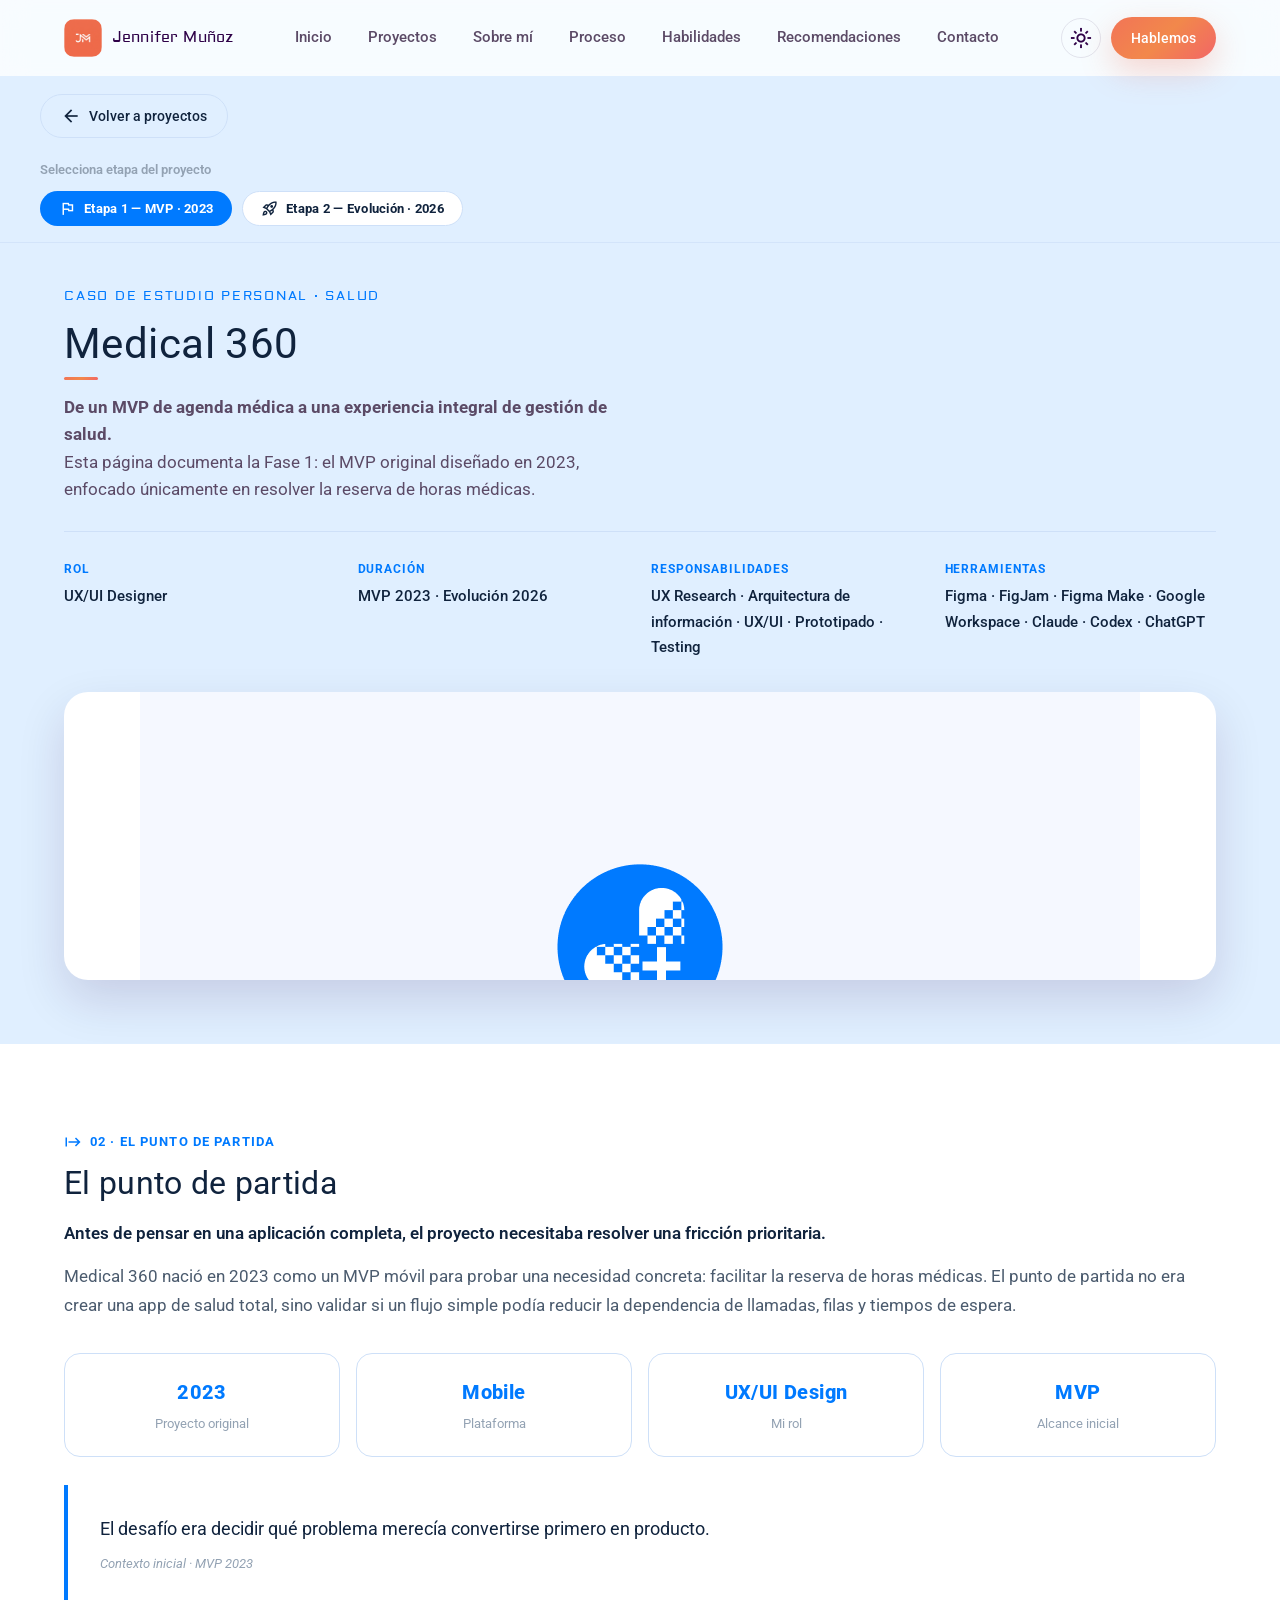
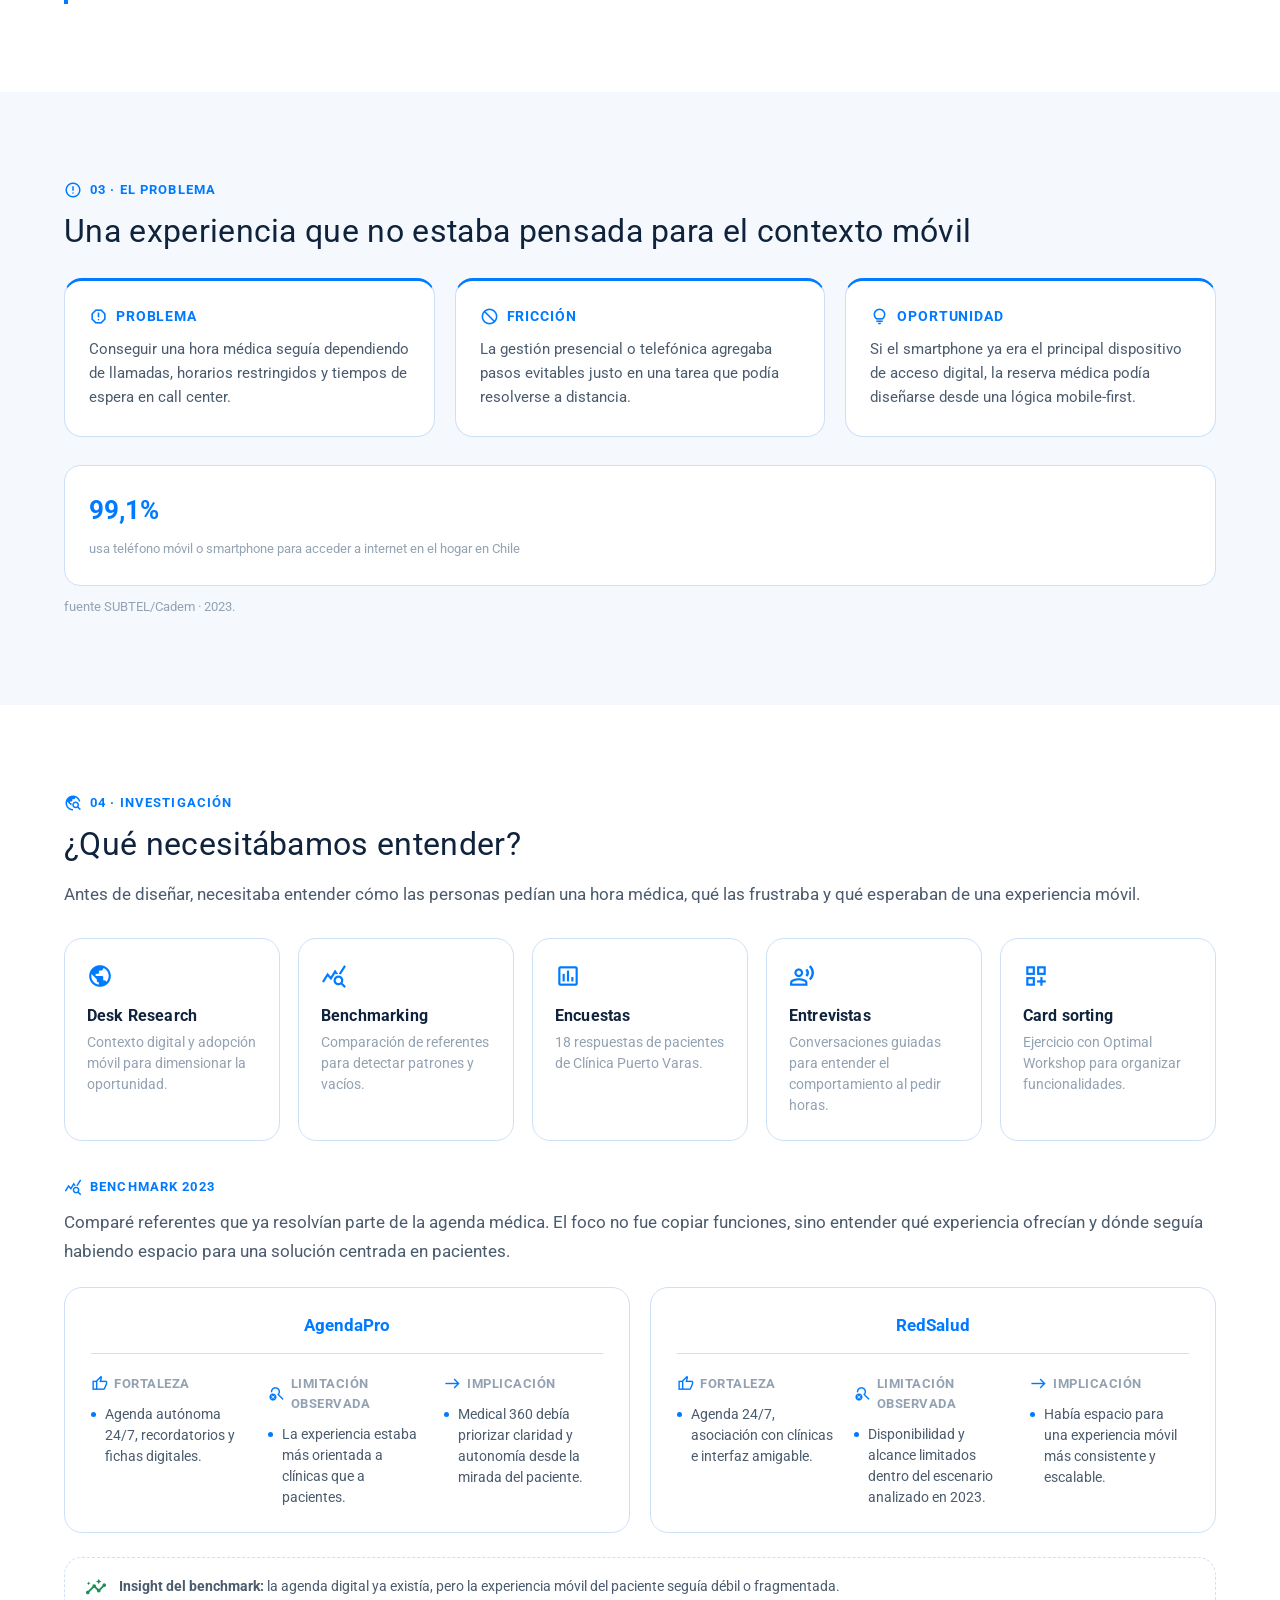
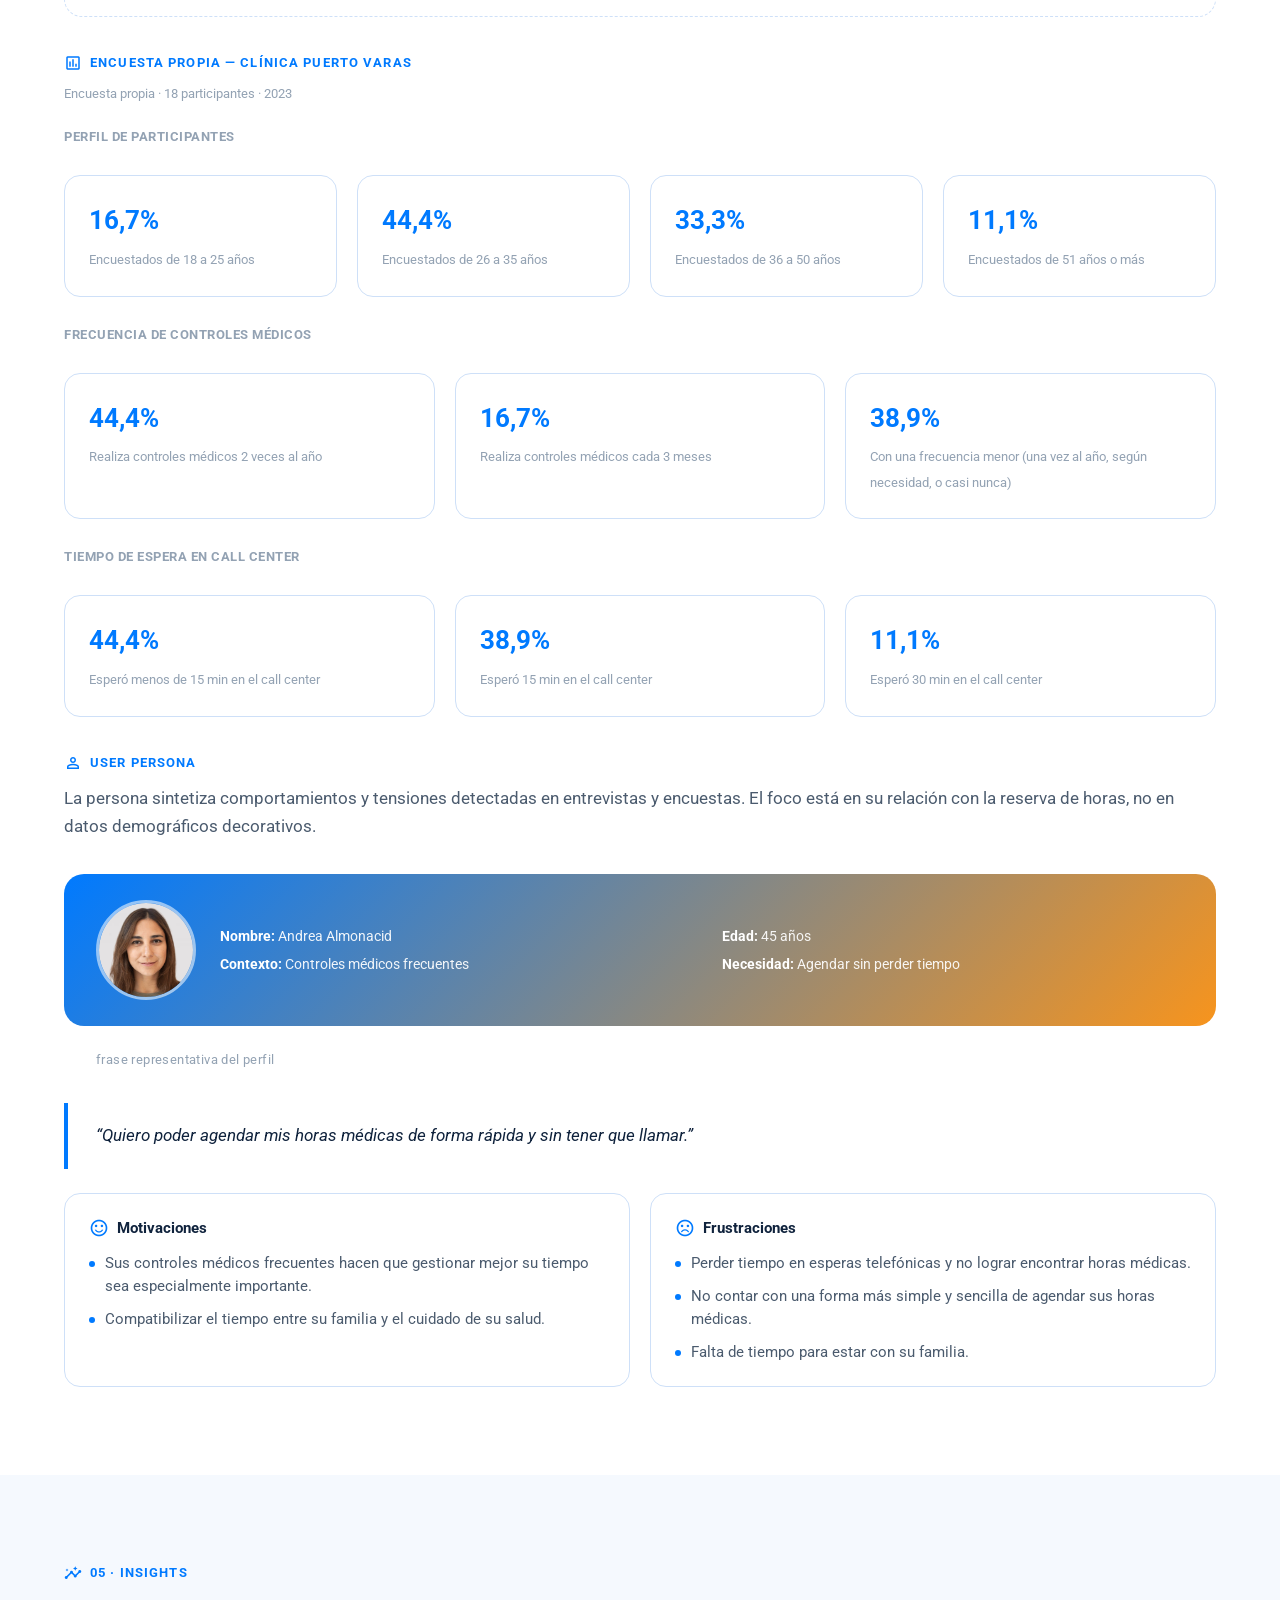
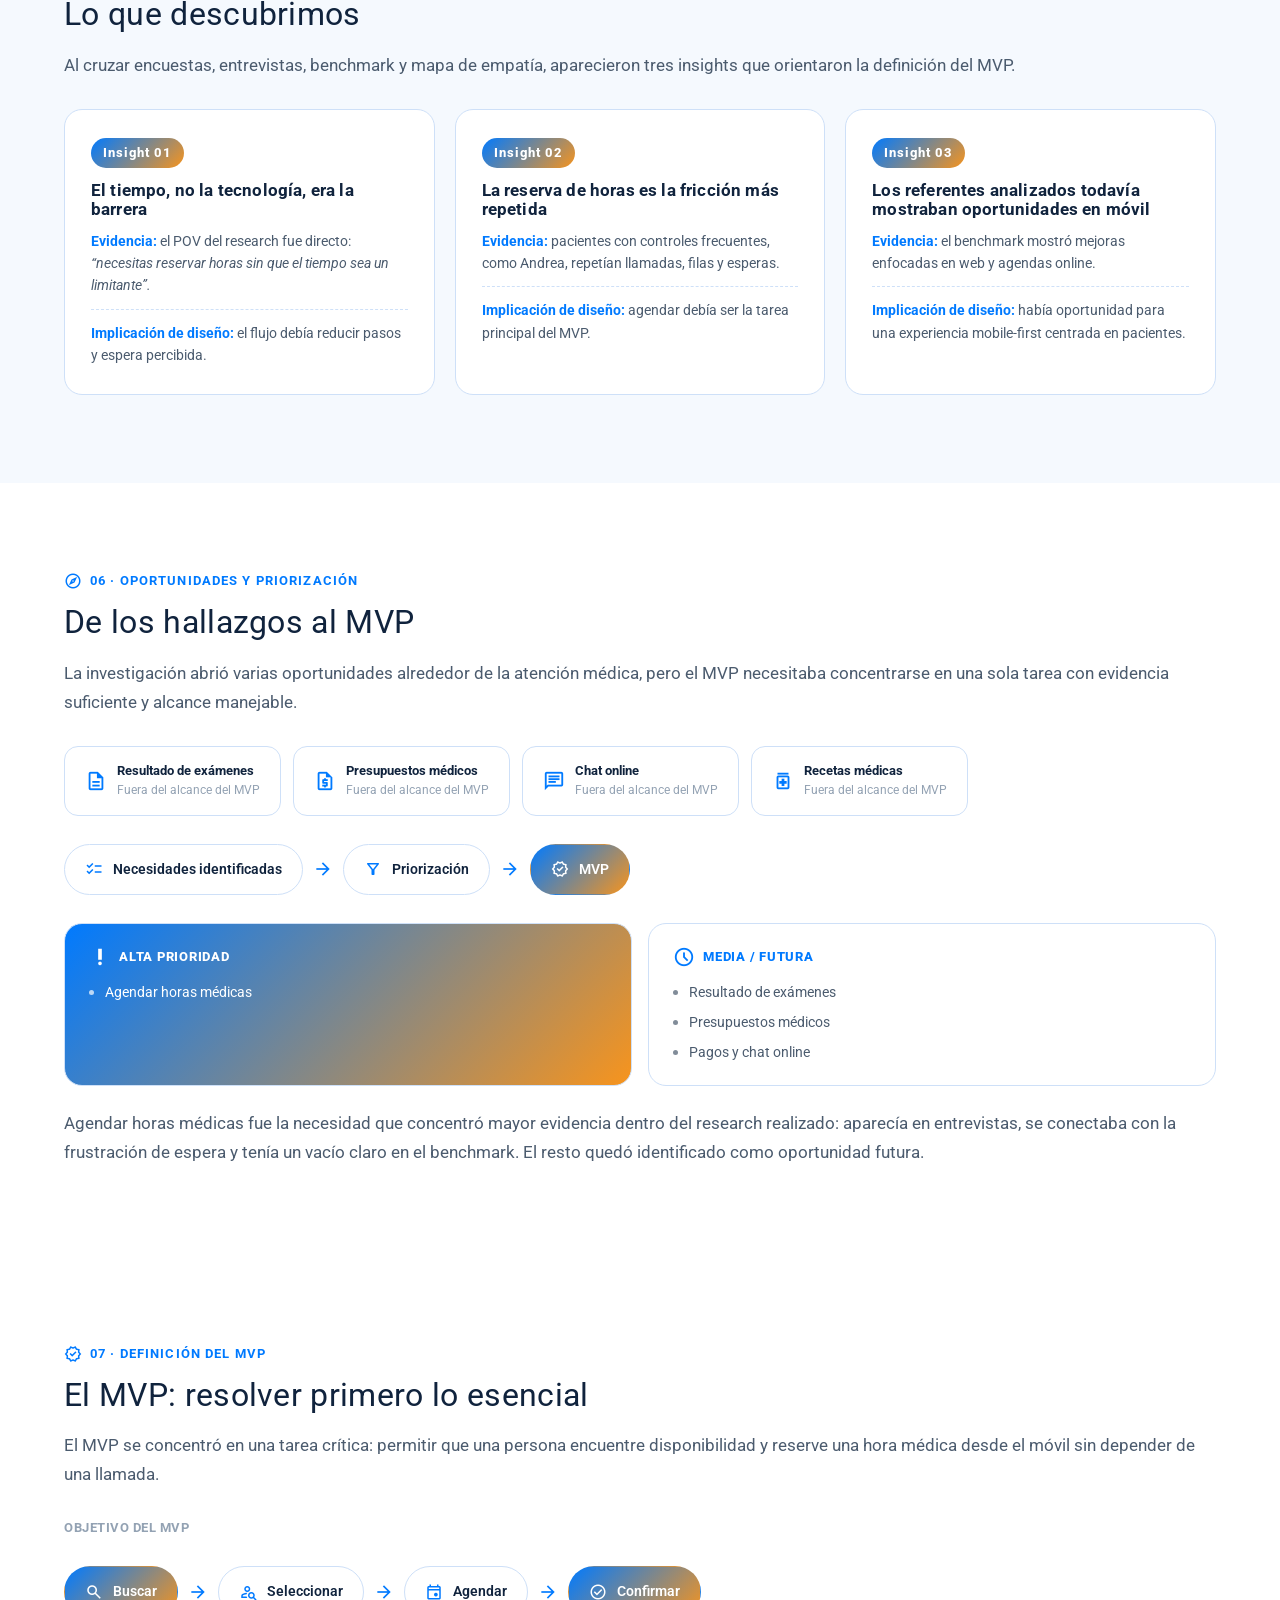
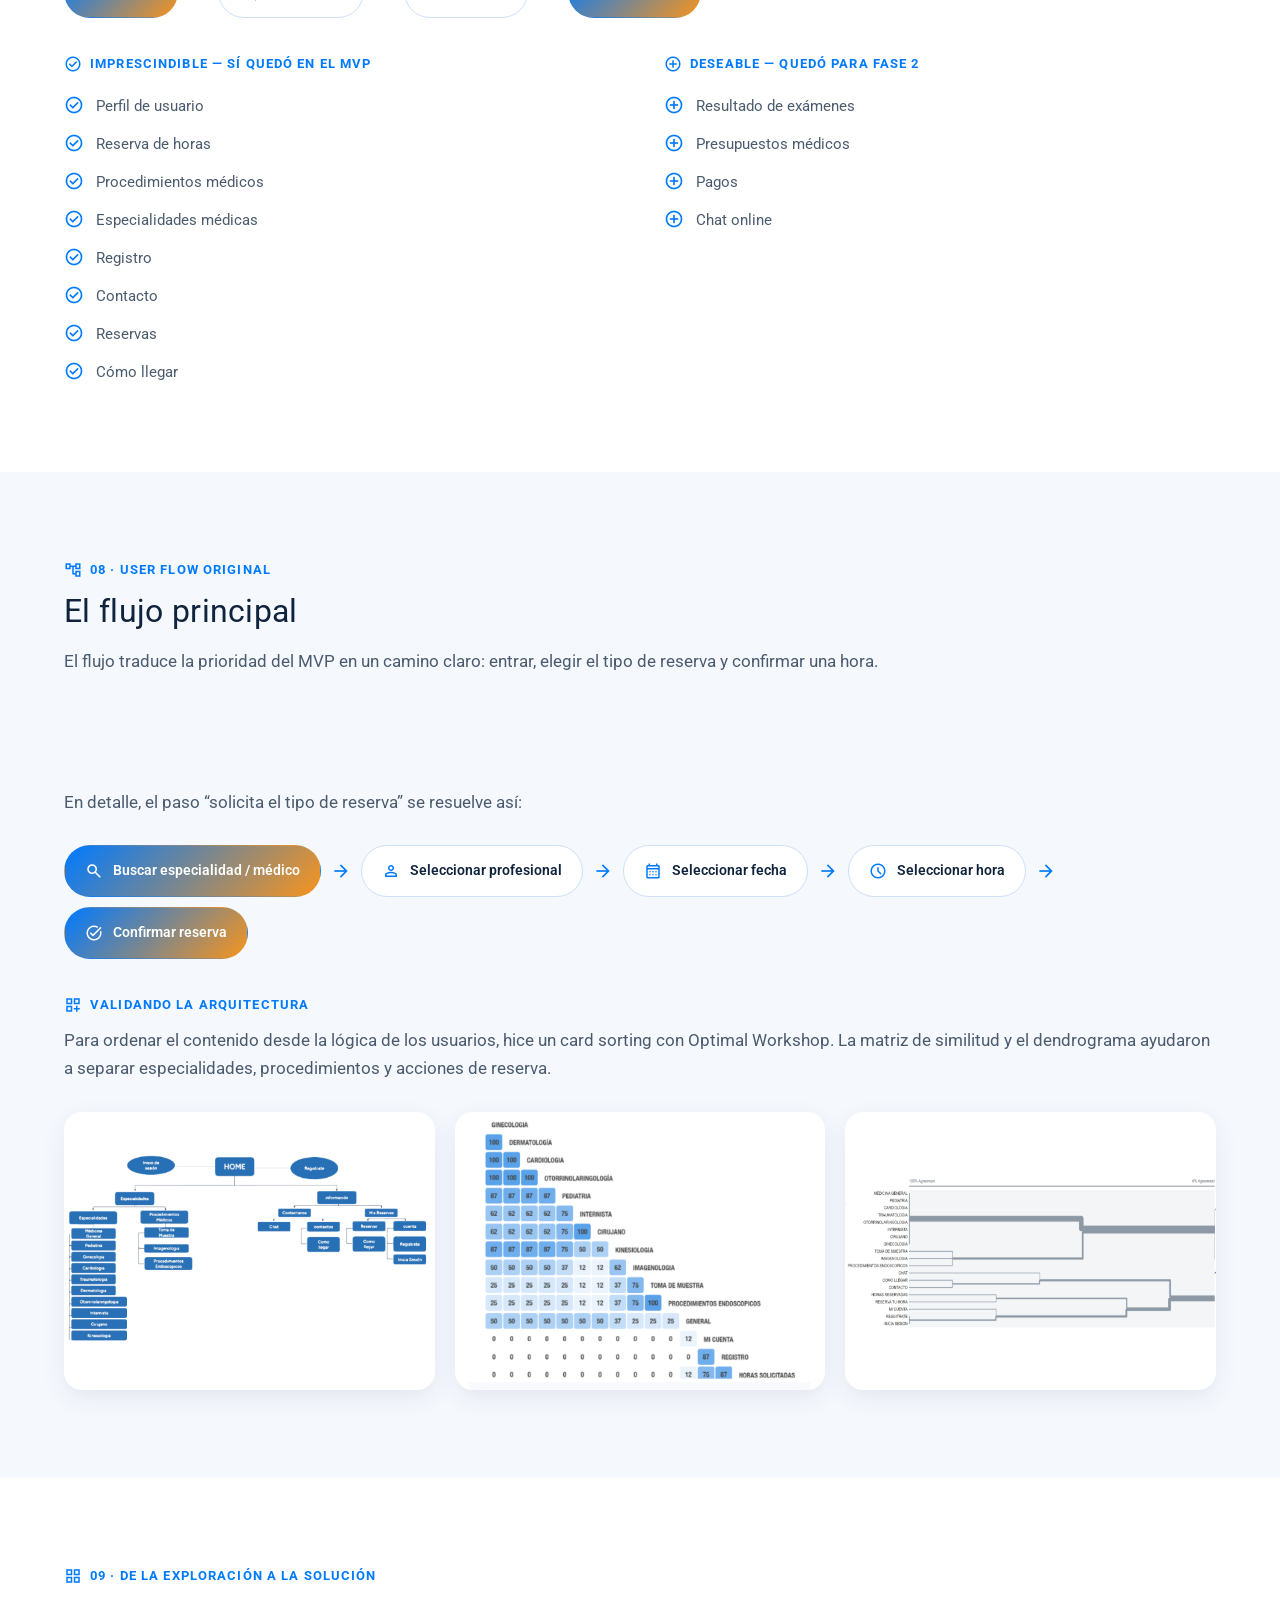
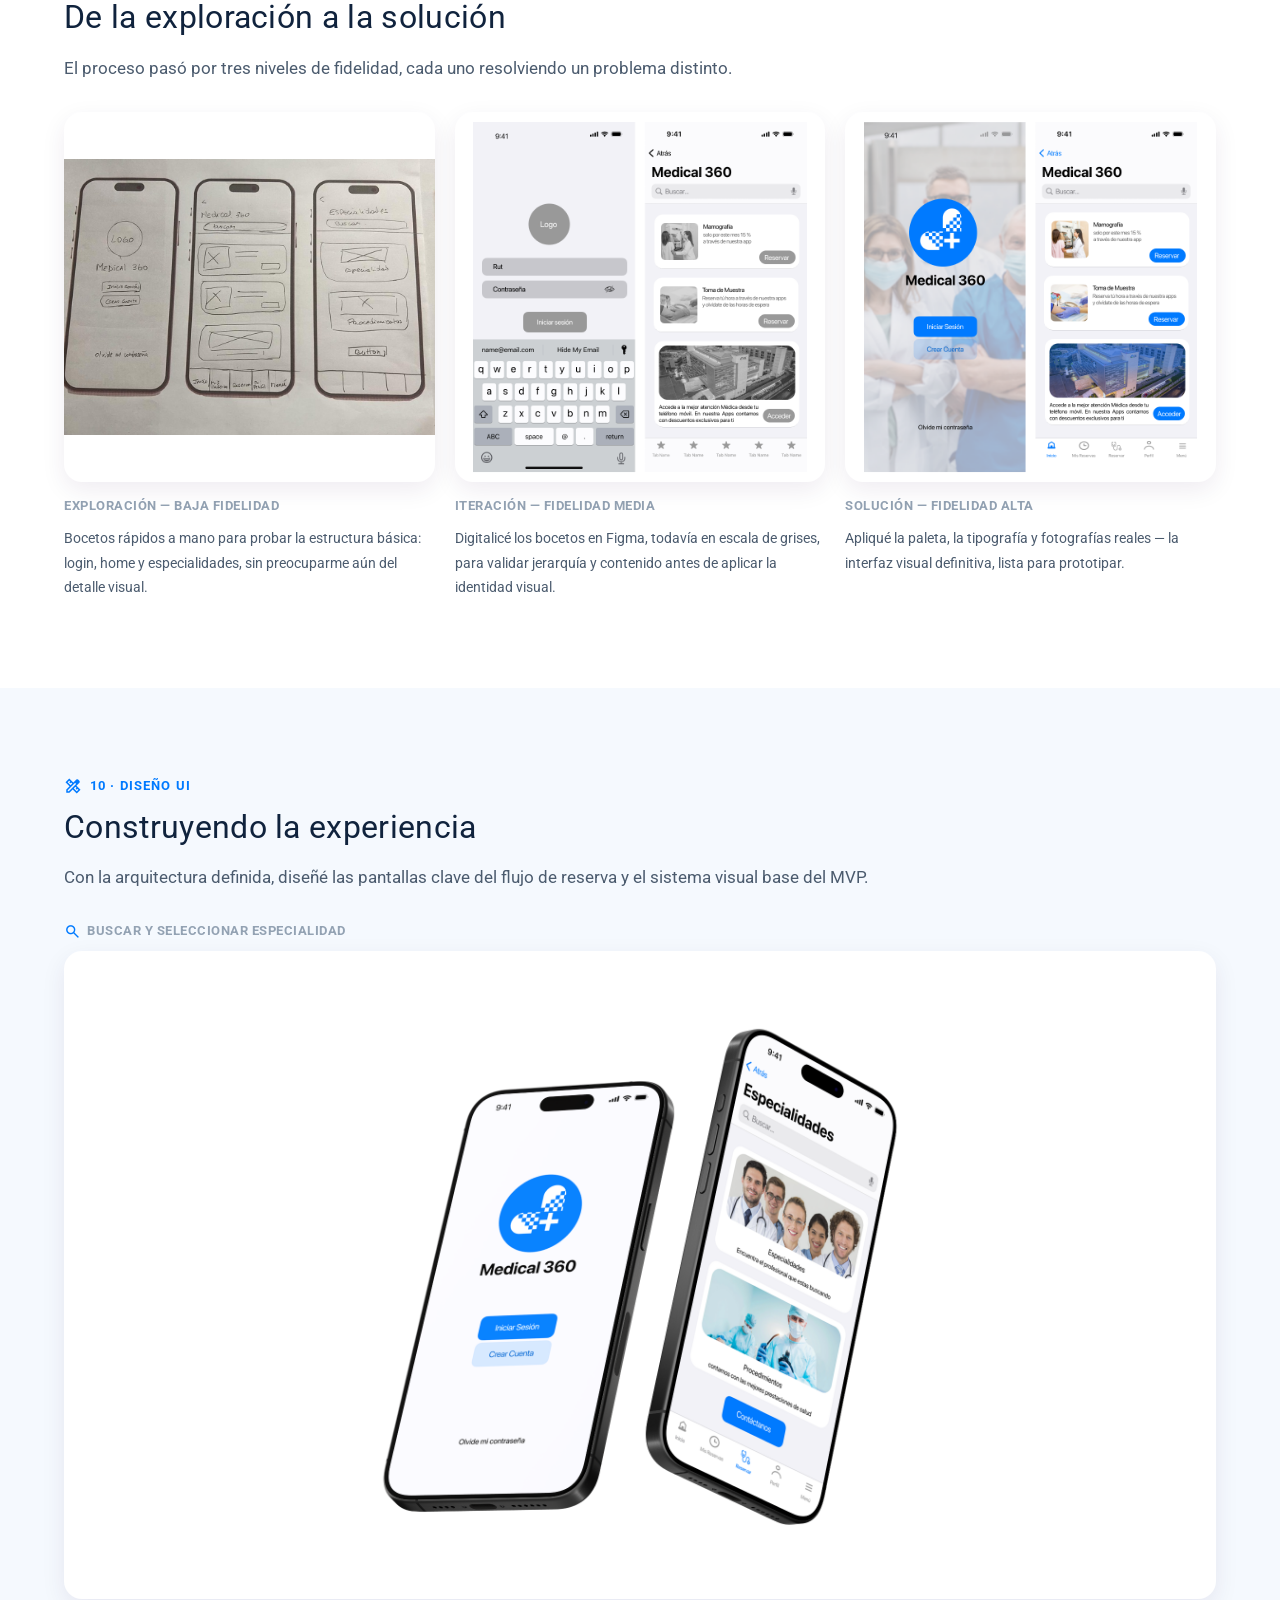
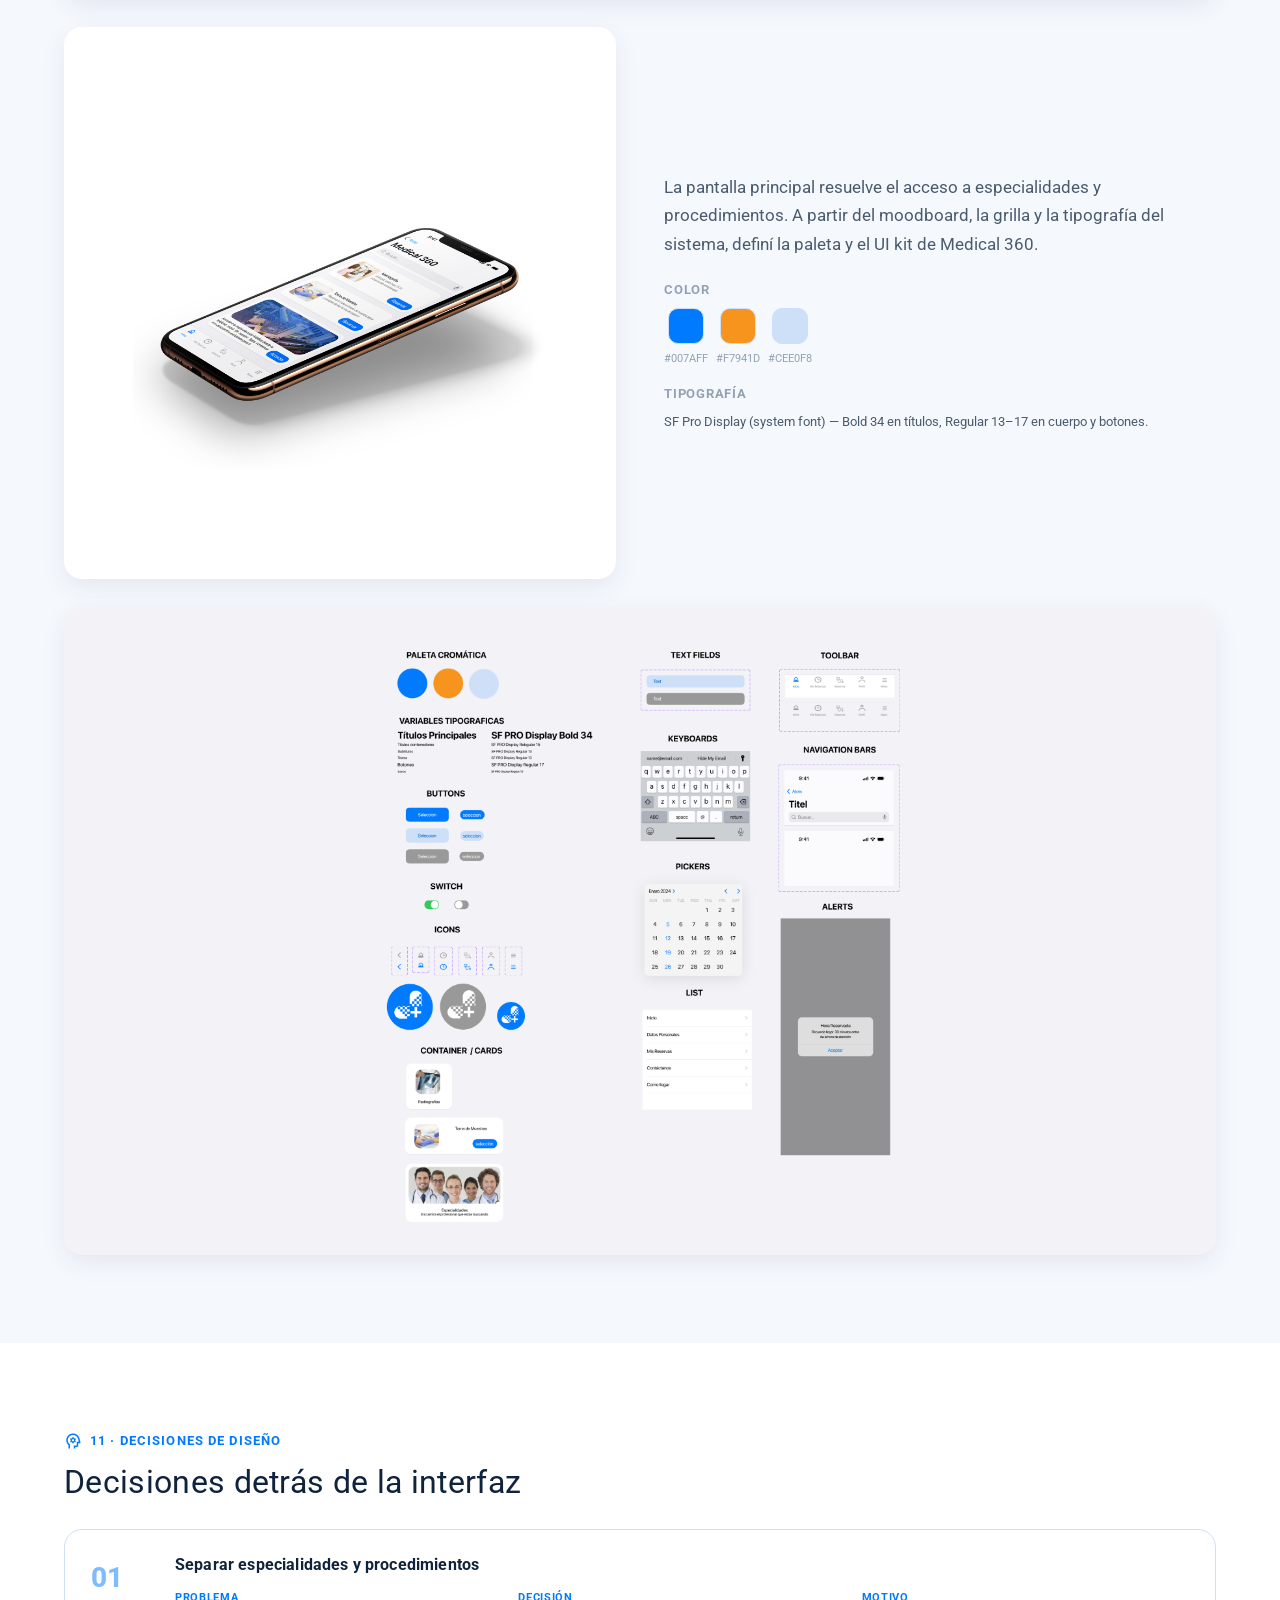
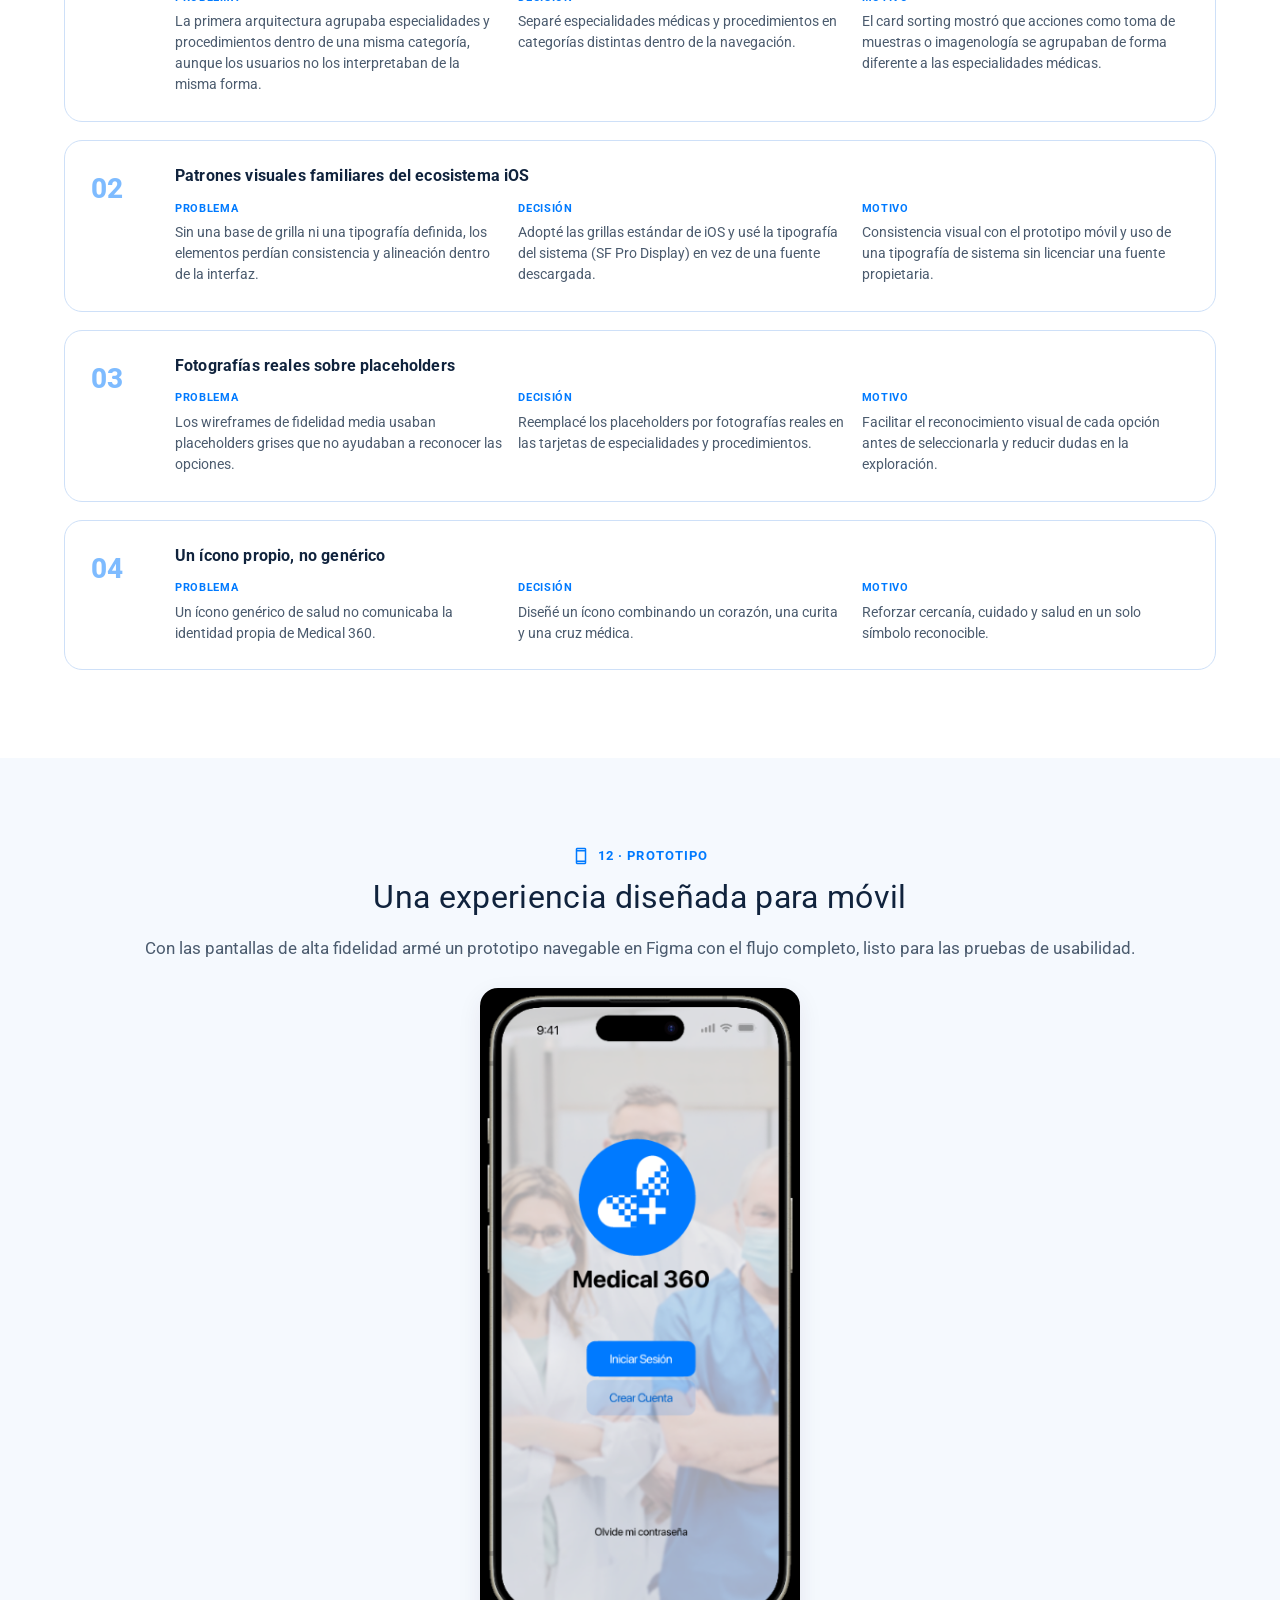
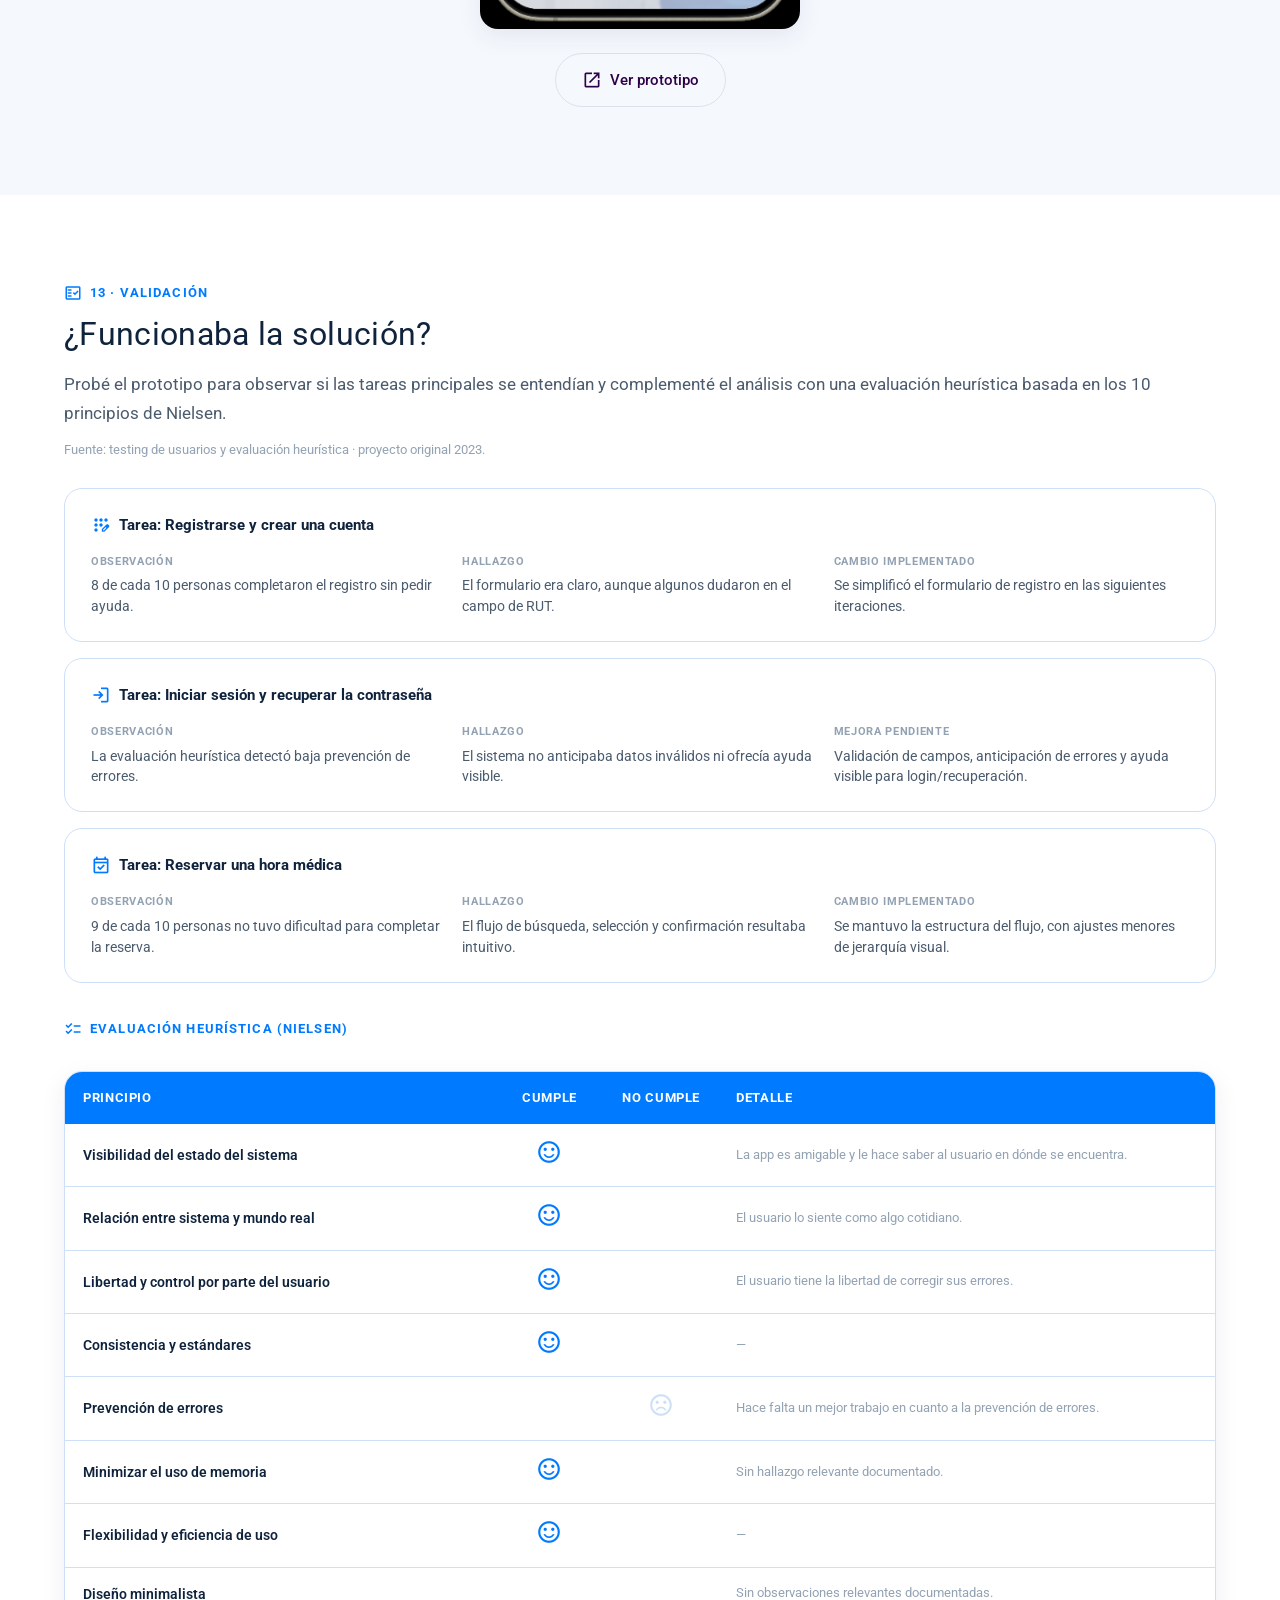
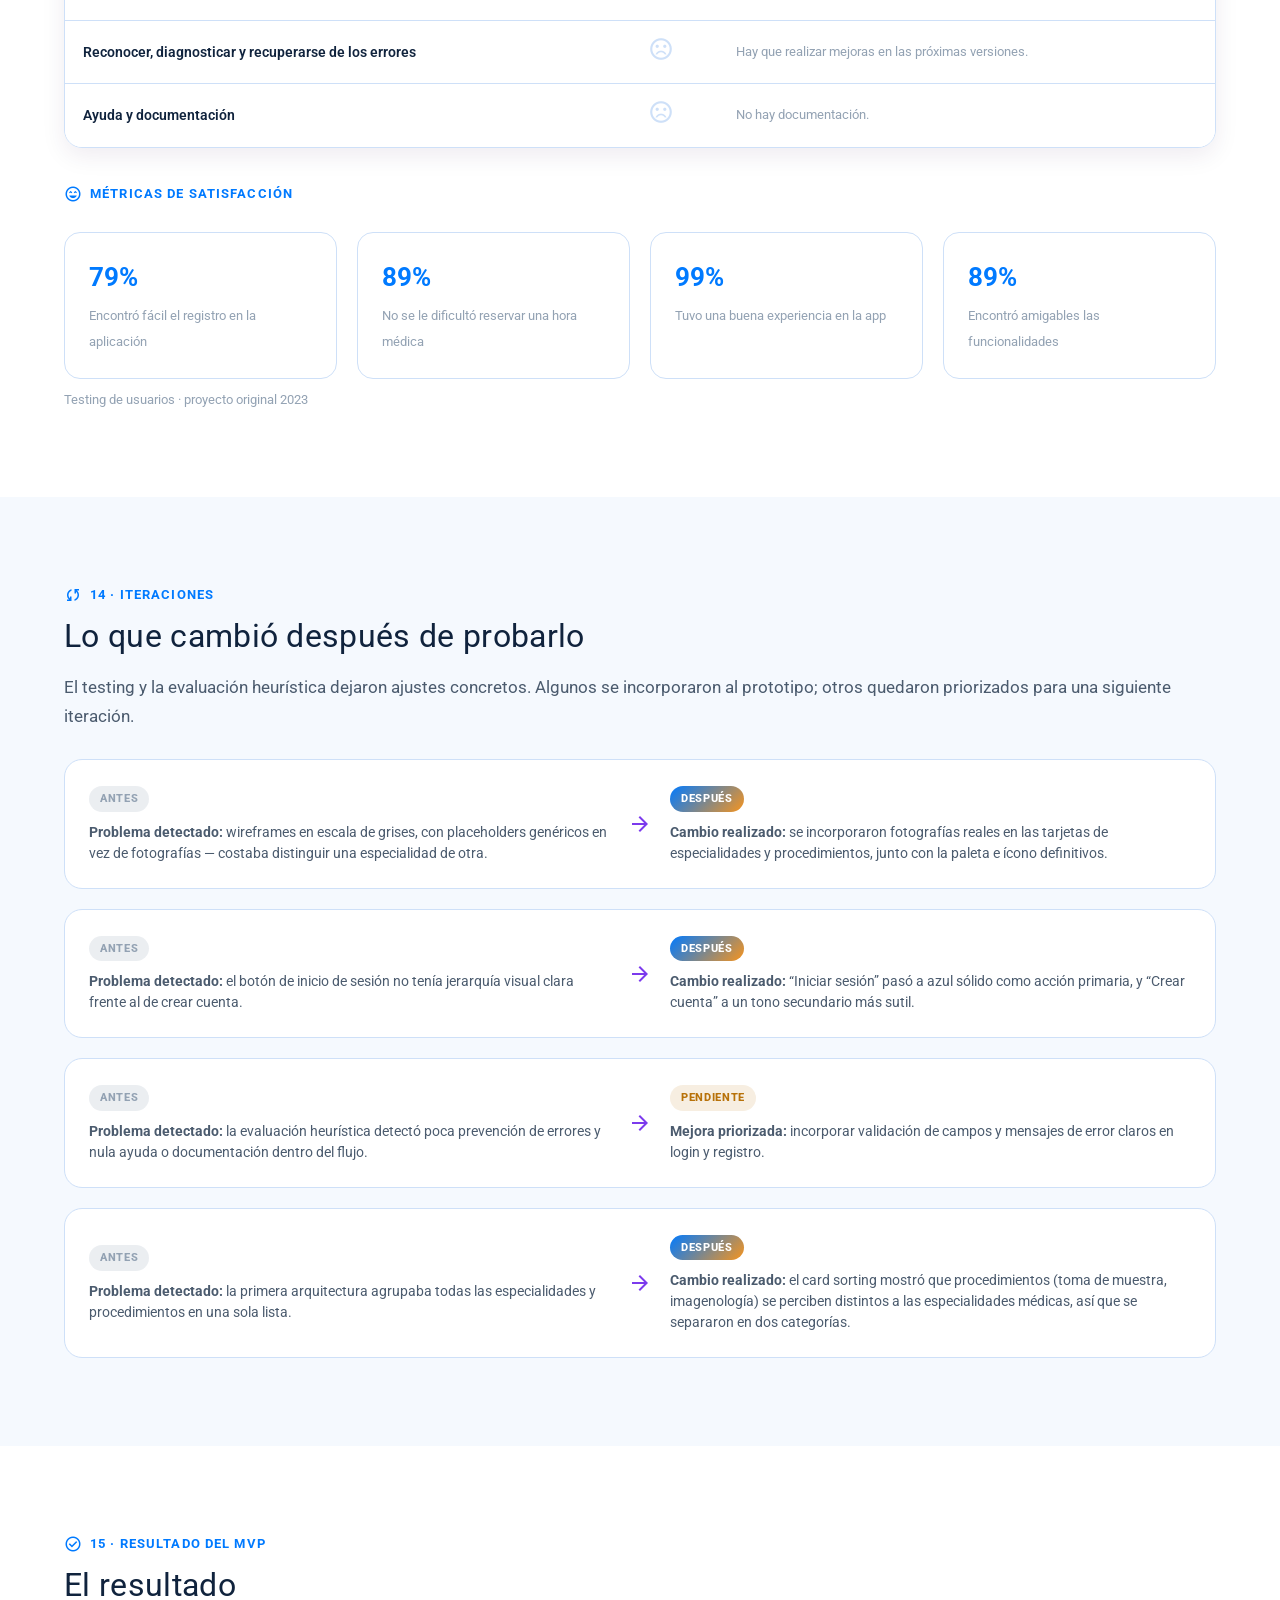
<file: proyectos/proyecto-3.html>
<!DOCTYPE html>
<html lang="es">
<head>
<meta charset="UTF-8">
<meta name="viewport" content="width=device-width, initial-scale=1.0">
<title>Medical 360 — App móvil de agendamiento médico | Jennifer Muñoz</title>
<meta name="description" content="Caso de estudio personal: Medical 360, una app de agendamiento médico pensada para descongestionar los centros de salud.">

<link rel="preconnect" href="https://fonts.googleapis.com">
<link rel="preconnect" href="https://fonts.gstatic.com" crossorigin>
<link href="https://fonts.googleapis.com/css2?family=Aldrich&family=Roboto:ital,wght@0,300;0,400;0,500;0,700;0,900;1,400&display=swap" rel="stylesheet">
<link rel="stylesheet" href="https://fonts.googleapis.com/css2?family=Material+Symbols+Outlined:opsz,wght,FILL,GRAD@20..48,300..600,0..1,-25..0&display=swap">

<!-- TODO: si la tipografía real de este proyecto viene de Google Fonts, agrega su <link> aquí -->

<link rel="icon" type="image/svg+xml" href="../assets/favicon.svg">
<link rel="stylesheet" href="../css/style.css">
<link rel="stylesheet" href="../css/project-detail.css">
<link rel="stylesheet" href="../css/proyecto-3-theme.css">
</head>
<body>

<a class="skip-link" href="#main">Saltar al contenido</a>
<header class="header is-scrolled" id="header">
  <div class="container header__inner">
    <a href="../index.html" class="logo" aria-label="Ir a inicio">
      <img src="../assets/img/logo.png" alt="Jennifer Muñoz" class="logo__mark">
      <span class="logo__name">Jennifer&nbsp;Muñoz</span>
    </a>

    <nav class="nav" id="nav" aria-label="Navegación principal">
      <ul class="nav__list">
        <li><a href="../index.html#inicio" class="nav__link">Inicio</a></li>
        <li><a href="../index.html#proyectos" class="nav__link">Proyectos</a></li>
        <li><a href="../index.html#sobre-mi" class="nav__link">Sobre mí</a></li>
        <li><a href="../index.html#proceso" class="nav__link">Proceso</a></li>
        <li><a href="../index.html#habilidades" class="nav__link">Habilidades</a></li>
        <li><a href="../index.html#recomendaciones" class="nav__link">Recomendaciones</a></li>
        <li><a href="../index.html#contacto" class="nav__link">Contacto</a></li>
      </ul>
    </nav>

    <div class="header__actions">
      <button class="theme-toggle" id="themeToggle" type="button" aria-label="Cambiar a modo oscuro" aria-pressed="false">
        <span class="material-symbols-outlined theme-toggle__icon theme-toggle__icon--light">light_mode</span>
        <span class="material-symbols-outlined theme-toggle__icon theme-toggle__icon--dark">dark_mode</span>
      </button>

      <a href="../index.html#contacto" class="btn btn--primary btn--sm header__cta">Hablemos</a>

      <button class="menu-toggle" id="menuToggle" type="button" aria-label="Abrir menú" aria-expanded="false" aria-controls="nav">
        <span class="material-symbols-outlined">menu</span>
      </button>
    </div>
  </div>
</header>

<div class="nav-overlay" id="navOverlay"></div>

<main id="main" class="project-detail">

  <!-- 01. HERO DEL PROYECTO -->
  <section class="project-hero" id="etapa-1">
    <div class="container">
      <div class="project-case-controls">
        <a href="../index.html#proyectos" class="btn btn--ghost btn--sm btn--back">
          <span class="material-symbols-outlined">arrow_back</span>
          Volver a proyectos
        </a>

        <nav class="project-stage-nav" aria-label="Navegación por etapas de Medical 360">
          <p class="project-stage-nav__hint">Selecciona etapa del proyecto</p>
          <div class="project-stage-nav__inner">
            <a href="#etapa-1" class="project-stage-link is-active" aria-current="true">
              <span class="material-symbols-outlined" aria-hidden="true">flag</span>
              <span>Etapa 1 — MVP · 2023</span>
            </a>
            <a href="#segunda-etapa" class="project-stage-link">
              <span class="material-symbols-outlined" aria-hidden="true">rocket_launch</span>
              <span>Etapa 2 — Evolución · 2026</span>
            </a>
          </div>
        </nav>
      </div>

      <p class="eyebrow">Caso de estudio personal · Salud</p>
      <h1 class="section-title" data-animate data-animate-delay="1">Medical 360</h1>
      <p class="section-lead" data-animate data-animate-delay="2"><strong>De un MVP de agenda médica a una experiencia integral de gestión de salud.</strong><br>Esta página documenta la Fase 1: el MVP original diseñado en 2023, enfocado únicamente en resolver la reserva de horas médicas.</p>

      <div class="project-detail__meta" data-animate data-animate-delay="3">
        <div><strong>Rol</strong><span>UX/UI Designer</span></div>
        <div><strong>Duración</strong><span>MVP 2023 · Evolución 2026</span></div>
        <div><strong>Responsabilidades</strong><span>UX Research · Arquitectura de información · UX/UI · Prototipado · Testing</span></div>
        <div><strong>Herramientas</strong><span>Figma · FigJam · Figma Make · Google Workspace · Claude · Codex · ChatGPT</span></div>
      </div>

      <div class="project-hero__media project-hero__media--img project-hero__media--responsive" data-animate data-animate-delay="4">
        <picture>
          <source media="(max-width: 600px)" srcset="../assets/img/proyecto-3-hero-mobile.png">
          <img src="../assets/img/proyecto-3-hero.png" alt="Medical 360 — app móvil de agendamiento médico">
        </picture>
      </div>
    </div>
  </section>

  <!-- 02. EL PUNTO DE PARTIDA -->
  <section class="pd-section" id="punto-partida">
    <div class="container pd-section__inner">
      <p class="pd-kicker"><span class="material-symbols-outlined">start</span>02 · El punto de partida</p>
      <h2 class="pd-heading" data-animate>El punto de partida</h2>
      <p class="pd-lead" style="font-family:var(--pd-font-display); font-weight:600; color:var(--pd-text-primary);" data-animate data-animate-delay="1">Antes de pensar en una aplicación completa, el proyecto necesitaba resolver una fricción prioritaria.</p>
      <p class="pd-lead" data-animate data-animate-delay="2">Medical 360 nació en 2023 como un MVP móvil para probar una necesidad concreta: facilitar la reserva de horas médicas. El punto de partida no era crear una app de salud total, sino validar si un flujo simple podía reducir la dependencia de llamadas, filas y tiempos de espera.</p>
      <div class="pd-facts-grid">
        <div class="pd-fact-tile" data-animate><strong>2023</strong><span>Proyecto original</span></div>
        <div class="pd-fact-tile" data-animate data-animate-delay="1"><strong>Mobile</strong><span>Plataforma</span></div>
        <div class="pd-fact-tile" data-animate data-animate-delay="2"><strong>UX/UI Design</strong><span>Mi rol</span></div>
        <div class="pd-fact-tile" data-animate data-animate-delay="3"><strong>MVP</strong><span>Alcance inicial</span></div>
      </div>
      <blockquote class="pd-quote" data-animate data-animate-delay="4">El desafío era decidir qué problema merecía convertirse primero en producto.<span>Contexto inicial · MVP 2023</span></blockquote>
    </div>
  </section>

  <!-- 03. EL PROBLEMA -->
  <section class="pd-section pd-section--alt" id="problema">
    <div class="container pd-section__inner">
      <p class="pd-kicker"><span class="material-symbols-outlined">error</span>03 · El problema</p>
      <h2 class="pd-heading" data-animate>Una experiencia que no estaba pensada para el contexto móvil</h2>
      <div class="pd-triad">
        <div class="pd-triad__card" data-animate>
          <h3><span class="material-symbols-outlined">report</span>Problema</h3>
          <p>Conseguir una hora médica seguía dependiendo de llamadas, horarios restringidos y tiempos de espera en call center.</p>
        </div>
        <div class="pd-triad__card" data-animate data-animate-delay="1">
          <h3><span class="material-symbols-outlined">block</span>Fricción</h3>
          <p>La gestión presencial o telefónica agregaba pasos evitables justo en una tarea que podía resolverse a distancia.</p>
        </div>
        <div class="pd-triad__card" data-animate data-animate-delay="2">
          <h3><span class="material-symbols-outlined">lightbulb</span>Oportunidad</h3>
          <p>Si el smartphone ya era el principal dispositivo de acceso digital, la reserva médica podía diseñarse desde una lógica mobile-first.</p>
        </div>
      </div>
      <div class="pd-stats">
        <div class="pd-stat" data-animate><strong data-count-to="99.1" data-count-suffix="%" data-count-decimals="1">0</strong><span>usa teléfono móvil o smartphone para acceder a internet en el hogar en Chile</span></div>
      </div>
      <p class="pd-source-note" data-animate data-animate-delay="1">fuente SUBTEL/Cadem · 2023.</p>
    </div>
  </section>

  <!-- 04. INVESTIGACIÓN -->
  <section class="pd-section" id="investigacion">
    <div class="container pd-section__inner">
      <p class="pd-kicker"><span class="material-symbols-outlined">travel_explore</span>04 · Investigación</p>
      <h2 class="pd-heading" data-animate>¿Qué necesitábamos entender?</h2>
      <p class="pd-lead" data-animate data-animate-delay="1">Antes de diseñar, necesitaba entender cómo las personas pedían una hora médica, qué las frustraba y qué esperaban de una experiencia móvil.</p>
      <div class="pd-methods">
        <div class="pd-method" data-animate>
          <span class="material-symbols-outlined">public</span>
          <h3>Desk Research</h3>
          <p>Contexto digital y adopción móvil para dimensionar la oportunidad.</p>
        </div>
        <div class="pd-method" data-animate data-animate-delay="1">
          <span class="material-symbols-outlined">query_stats</span>
          <h3>Benchmarking</h3>
          <p>Comparación de referentes para detectar patrones y vacíos.</p>
        </div>
        <div class="pd-method" data-animate data-animate-delay="2">
          <span class="material-symbols-outlined">poll</span>
          <h3>Encuestas</h3>
          <p>18 respuestas de pacientes de Clínica Puerto Varas.</p>
        </div>
        <div class="pd-method" data-animate data-animate-delay="3">
          <span class="material-symbols-outlined">record_voice_over</span>
          <h3>Entrevistas</h3>
          <p>Conversaciones guiadas para entender el comportamiento al pedir horas.</p>
        </div>
        <div class="pd-method" data-animate data-animate-delay="4">
          <span class="material-symbols-outlined">dashboard_customize</span>
          <h3>Card sorting</h3>
          <p>Ejercicio con Optimal Workshop para organizar funcionalidades.</p>
        </div>
      </div>

      <div class="pd-benchmark">
        <p class="pd-kicker" style="margin-top:36px;"><span class="material-symbols-outlined">query_stats</span>Benchmark 2023</p>
        <p class="pd-lead" data-animate>Comparé referentes que ya resolvían parte de la agenda médica. El foco no fue copiar funciones, sino entender qué experiencia ofrecían y dónde seguía habiendo espacio para una solución centrada en pacientes.</p>
        <div class="pd-benchmark__grid">
          <div class="pd-benchmark__card" data-animate>
            <p class="pd-benchmark__name">AgendaPro</p>
            <div class="pd-benchmark__cols pd-benchmark__cols--compact">
              <div>
                <p class="pd-benchmark__col-title"><span class="material-symbols-outlined">thumb_up</span>Fortaleza</p>
                <ul class="pd-benchmark__list">
                  <li>Agenda autónoma 24/7, recordatorios y fichas digitales.</li>
                </ul>
              </div>
              <div>
                <p class="pd-benchmark__col-title"><span class="material-symbols-outlined">search_off</span>Limitación observada</p>
                <ul class="pd-benchmark__list">
                  <li>La experiencia estaba más orientada a clínicas que a pacientes.</li>
                </ul>
              </div>
              <div>
                <p class="pd-benchmark__col-title"><span class="material-symbols-outlined">east</span>Implicación</p>
                <ul class="pd-benchmark__list">
                  <li>Medical 360 debía priorizar claridad y autonomía desde la mirada del paciente.</li>
                </ul>
              </div>
            </div>
          </div>
          <div class="pd-benchmark__card" data-animate data-animate-delay="1">
            <p class="pd-benchmark__name">RedSalud</p>
            <div class="pd-benchmark__cols pd-benchmark__cols--compact">
              <div>
                <p class="pd-benchmark__col-title"><span class="material-symbols-outlined">thumb_up</span>Fortaleza</p>
                <ul class="pd-benchmark__list">
                  <li>Agenda 24/7, asociación con clínicas e interfaz amigable.</li>
                </ul>
              </div>
              <div>
                <p class="pd-benchmark__col-title"><span class="material-symbols-outlined">search_off</span>Limitación observada</p>
                <ul class="pd-benchmark__list">
                  <li>Disponibilidad y alcance limitados dentro del escenario analizado en 2023.</li>
                </ul>
              </div>
              <div>
                <p class="pd-benchmark__col-title"><span class="material-symbols-outlined">east</span>Implicación</p>
                <ul class="pd-benchmark__list">
                  <li>Había espacio para una experiencia móvil más consistente y escalable.</li>
                </ul>
              </div>
            </div>
          </div>
        </div>
        <div class="pd-validation-note pd-validation-note--evidence" data-animate data-animate-delay="2">
          <span class="material-symbols-outlined">insights</span>
          <p><strong>Insight del benchmark:</strong> la agenda digital ya existía, pero la experiencia móvil del paciente seguía débil o fragmentada.</p>
        </div>
      </div>

      <p class="pd-kicker" style="margin-top:36px;"><span class="material-symbols-outlined">poll</span>Encuesta propia — Clínica Puerto Varas</p>
      <p class="pd-source-note">Encuesta propia · 18 participantes · 2023</p>

      <p class="pd-benchmark__col-title" style="margin-top:24px;">Perfil de participantes</p>
      <div class="pd-stats">
        <div class="pd-stat" data-animate><strong data-count-to="16.7" data-count-suffix="%" data-count-decimals="1">0</strong><span>Encuestados de 18 a 25 años</span></div>
        <div class="pd-stat" data-animate data-animate-delay="1"><strong data-count-to="44.4" data-count-suffix="%" data-count-decimals="1">0</strong><span>Encuestados de 26 a 35 años</span></div>
        <div class="pd-stat" data-animate data-animate-delay="2"><strong data-count-to="33.3" data-count-suffix="%" data-count-decimals="1">0</strong><span>Encuestados de 36 a 50 años</span></div>
        <div class="pd-stat" data-animate data-animate-delay="3"><strong data-count-to="11.1" data-count-suffix="%" data-count-decimals="1">0</strong><span>Encuestados de 51 años o más</span></div>
      </div>

      <p class="pd-benchmark__col-title" style="margin-top:28px;">Frecuencia de controles médicos</p>
      <div class="pd-stats">
        <div class="pd-stat" data-animate><strong data-count-to="44.4" data-count-suffix="%" data-count-decimals="1">0</strong><span>Realiza controles médicos 2 veces al año</span></div>
        <div class="pd-stat" data-animate data-animate-delay="1"><strong data-count-to="16.7" data-count-suffix="%" data-count-decimals="1">0</strong><span>Realiza controles médicos cada 3 meses</span></div>
        <div class="pd-stat" data-animate data-animate-delay="2"><strong data-count-to="38.9" data-count-suffix="%" data-count-decimals="1">0</strong><span>Con una frecuencia menor (una vez al año, según necesidad, o casi nunca)</span></div>
      </div>

      <p class="pd-benchmark__col-title" style="margin-top:28px;">Tiempo de espera en call center</p>
      <div class="pd-stats">
        <div class="pd-stat" data-animate><strong data-count-to="44.4" data-count-suffix="%" data-count-decimals="1">0</strong><span>Esperó menos de 15 min en el call center</span></div>
        <div class="pd-stat" data-animate data-animate-delay="1"><strong data-count-to="38.9" data-count-suffix="%" data-count-decimals="1">0</strong><span>Esperó 15 min en el call center</span></div>
        <div class="pd-stat" data-animate data-animate-delay="2"><strong data-count-to="11.1" data-count-suffix="%" data-count-decimals="1">0</strong><span>Esperó 30 min en el call center</span></div>
      </div>

      <p class="pd-kicker" style="margin-top:36px;"><span class="material-symbols-outlined">person</span>User Persona</p>
      <p class="pd-lead">La persona sintetiza comportamientos y tensiones detectadas en entrevistas y encuestas. El foco está en su relación con la reserva de horas, no en datos demográficos decorativos.</p>
      <div class="pd-persona">
        <div class="pd-persona__card" data-animate>
          <img src="../assets/img/proyecto-3-persona.png" alt="Andrea Almonacid, user persona de Medical 360" class="pd-persona__photo">
          <dl class="pd-persona__facts pd-persona__facts--compact">
            <div><dt>Nombre</dt><dd>Andrea Almonacid</dd></div>
            <div><dt>Edad</dt><dd>45 años</dd></div>
            <div><dt>Contexto</dt><dd>Controles médicos frecuentes</dd></div>
            <div><dt>Necesidad</dt><dd>Agendar sin perder tiempo</dd></div>
          </dl>
        </div>

        <p class="pd-persona__quote-label" data-animate data-animate-delay="1">frase representativa del perfil</p>
        <blockquote class="pd-persona__quote" data-animate data-animate-delay="1">“Quiero poder agendar mis horas médicas de forma rápida y sin tener que llamar.”</blockquote>

        <div class="pd-persona__traits" data-animate data-animate-delay="2">
          <div class="pd-persona__trait">
            <p class="pd-persona__trait-title"><span class="material-symbols-outlined">sentiment_satisfied</span>Motivaciones</p>
            <ul>
              <li>Sus controles médicos frecuentes hacen que gestionar mejor su tiempo sea especialmente importante.</li>
              <li>Compatibilizar el tiempo entre su familia y el cuidado de su salud.</li>
            </ul>
          </div>
          <div class="pd-persona__trait">
            <p class="pd-persona__trait-title"><span class="material-symbols-outlined">sentiment_dissatisfied</span>Frustraciones</p>
            <ul>
              <li>Perder tiempo en esperas telefónicas y no lograr encontrar horas médicas.</li>
              <li>No contar con una forma más simple y sencilla de agendar sus horas médicas.</li>
              <li>Falta de tiempo para estar con su familia.</li>
            </ul>
          </div>
        </div>
      </div>
    </div>
  </section>

  <!-- 05. INSIGHTS -->
  <section class="pd-section pd-section--alt" id="insights">
    <div class="container pd-section__inner">
      <p class="pd-kicker"><span class="material-symbols-outlined">insights</span>05 · Insights</p>
      <h2 class="pd-heading" data-animate>Lo que descubrimos</h2>
      <p class="pd-lead" data-animate data-animate-delay="1">Al cruzar encuestas, entrevistas, benchmark y mapa de empatía, aparecieron tres insights que orientaron la definición del MVP.</p>
      <div class="pd-insight-grid">
        <div class="pd-insight pd-insight--structured" data-animate>
          <span class="pd-insight__num">Insight 01</span>
          <h3>El tiempo, no la tecnología, era la barrera</h3>
          <p><strong>Evidencia:</strong> el POV del research fue directo: <em>“necesitas reservar horas sin que el tiempo sea un limitante”.</em></p>
          <p><strong>Implicación de diseño:</strong> el flujo debía reducir pasos y espera percibida.</p>
        </div>
        <div class="pd-insight pd-insight--structured" data-animate data-animate-delay="1">
          <span class="pd-insight__num">Insight 02</span>
          <h3>La reserva de horas es la fricción más repetida</h3>
          <p><strong>Evidencia:</strong> pacientes con controles frecuentes, como Andrea, repetían llamadas, filas y esperas.</p>
          <p><strong>Implicación de diseño:</strong> agendar debía ser la tarea principal del MVP.</p>
        </div>
        <div class="pd-insight pd-insight--structured" data-animate data-animate-delay="2">
          <span class="pd-insight__num">Insight 03</span>
          <h3>Los referentes analizados todavía mostraban oportunidades en móvil</h3>
          <p><strong>Evidencia:</strong> el benchmark mostró mejoras enfocadas en web y agendas online.</p>
          <p><strong>Implicación de diseño:</strong> había oportunidad para una experiencia mobile-first centrada en pacientes.</p>
        </div>
      </div>
    </div>
  </section>

  <!-- 06. OPORTUNIDADES Y PRIORIZACIÓN -->
  <section class="pd-section" id="oportunidades">
    <div class="container pd-section__inner">
      <p class="pd-kicker"><span class="material-symbols-outlined">explore</span>06 · Oportunidades y priorización</p>
      <h2 class="pd-heading" data-animate>De los hallazgos al MVP</h2>
      <p class="pd-lead" data-animate data-animate-delay="1">La investigación abrió varias oportunidades alrededor de la atención médica, pero el MVP necesitaba concentrarse en una sola tarea con evidencia suficiente y alcance manejable.</p>
      <div class="pd-chips">
        <div class="pd-chip" data-animate><span class="material-symbols-outlined">description</span><div><strong>Resultado de exámenes</strong><span>Fuera del alcance del MVP</span></div></div>
        <div class="pd-chip" data-animate data-animate-delay="1"><span class="material-symbols-outlined">request_quote</span><div><strong>Presupuestos médicos</strong><span>Fuera del alcance del MVP</span></div></div>
        <div class="pd-chip" data-animate data-animate-delay="2"><span class="material-symbols-outlined">chat</span><div><strong>Chat online</strong><span>Fuera del alcance del MVP</span></div></div>
        <div class="pd-chip" data-animate data-animate-delay="3"><span class="material-symbols-outlined">medication</span><div><strong>Recetas médicas</strong><span>Fuera del alcance del MVP</span></div></div>
      </div>
      <div class="pd-flow" data-animate data-animate-delay="2">
        <div class="pd-flow__step"><span class="material-symbols-outlined">checklist</span>Necesidades identificadas</div>
        <span class="material-symbols-outlined pd-flow__arrow">arrow_forward</span>
        <div class="pd-flow__step"><span class="material-symbols-outlined">filter_alt</span>Priorización</div>
        <span class="material-symbols-outlined pd-flow__arrow">arrow_forward</span>
        <div class="pd-flow__step pd-flow__step--end"><span class="material-symbols-outlined">verified</span>MVP</div>
      </div>
      <div class="pd-priority">
        <div class="pd-priority__group pd-priority__group--high" data-animate>
          <p class="pd-priority__label"><span class="material-symbols-outlined">priority_high</span>Alta prioridad</p>
          <ul><li>Agendar horas médicas</li></ul>
        </div>
        <div class="pd-priority__group pd-priority__group--low" data-animate data-animate-delay="1">
          <p class="pd-priority__label"><span class="material-symbols-outlined">schedule</span>Media / futura</p>
          <ul>
            <li>Resultado de exámenes</li>
            <li>Presupuestos médicos</li>
            <li>Pagos y chat online</li>
          </ul>
        </div>
      </div>
      <p class="pd-lead" style="margin-top:24px;" data-animate>Agendar horas médicas fue la necesidad que concentró mayor evidencia dentro del research realizado: aparecía en entrevistas, se conectaba con la frustración de espera y tenía un vacío claro en el benchmark. El resto quedó identificado como oportunidad futura.</p>
    </div>
  </section>

  <!-- 07. DEFINICIÓN DEL MVP -->
  <section class="pd-section" id="definicion-mvp">
    <div class="container pd-section__inner">
      <p class="pd-kicker"><span class="material-symbols-outlined">verified</span>07 · Definición del MVP</p>
      <h2 class="pd-heading" data-animate>El MVP: resolver primero lo esencial</h2>
      <p class="pd-lead" data-animate data-animate-delay="1">El MVP se concentró en una tarea crítica: permitir que una persona encuentre disponibilidad y reserve una hora médica desde el móvil sin depender de una llamada.</p>
      <p class="pd-benchmark__col-title" style="margin-top:28px;">Objetivo del MVP</p>
      <div class="pd-flow" data-animate data-animate-delay="2">
        <div class="pd-flow__step pd-flow__step--start"><span class="material-symbols-outlined">search</span>Buscar</div>
        <span class="material-symbols-outlined pd-flow__arrow">arrow_forward</span>
        <div class="pd-flow__step"><span class="material-symbols-outlined">person_search</span>Seleccionar</div>
        <span class="material-symbols-outlined pd-flow__arrow">arrow_forward</span>
        <div class="pd-flow__step"><span class="material-symbols-outlined">event</span>Agendar</div>
        <span class="material-symbols-outlined pd-flow__arrow">arrow_forward</span>
        <div class="pd-flow__step pd-flow__step--end"><span class="material-symbols-outlined">check_circle</span>Confirmar</div>
      </div>
      <div class="pd-grid-2" style="margin-top:36px;">
        <div data-animate>
          <p class="pd-kicker" style="margin-bottom:8px;"><span class="material-symbols-outlined">check_circle</span>Imprescindible — sí quedó en el MVP</p>
          <ul class="pd-list">
            <li><span class="material-symbols-outlined">check_circle</span>Perfil de usuario</li>
            <li><span class="material-symbols-outlined">check_circle</span>Reserva de horas</li>
            <li><span class="material-symbols-outlined">check_circle</span>Procedimientos médicos</li>
            <li><span class="material-symbols-outlined">check_circle</span>Especialidades médicas</li>
            <li><span class="material-symbols-outlined">check_circle</span>Registro</li>
            <li><span class="material-symbols-outlined">check_circle</span>Contacto</li>
            <li><span class="material-symbols-outlined">check_circle</span>Reservas</li>
            <li><span class="material-symbols-outlined">check_circle</span>Cómo llegar</li>
          </ul>
        </div>
        <div data-animate data-animate-delay="1">
          <p class="pd-kicker" style="margin-bottom:8px;"><span class="material-symbols-outlined">add_circle</span>Deseable — quedó para Fase 2</p>
          <ul class="pd-list">
            <li><span class="material-symbols-outlined">add_circle</span>Resultado de exámenes</li>
            <li><span class="material-symbols-outlined">add_circle</span>Presupuestos médicos</li>
            <li><span class="material-symbols-outlined">add_circle</span>Pagos</li>
            <li><span class="material-symbols-outlined">add_circle</span>Chat online</li>
          </ul>
        </div>
      </div>
    </div>
  </section>

  <!-- 08. USER FLOW ORIGINAL -->
  <section class="pd-section pd-section--alt" id="user-flow">
    <div class="container pd-section__inner pd-section__inner--wide">
      <p class="pd-kicker"><span class="material-symbols-outlined">account_tree</span>08 · User flow original</p>
      <h2 class="pd-heading" data-animate>El flujo principal</h2>
      <p class="pd-lead" data-animate data-animate-delay="1">El flujo traduce la prioridad del MVP en un camino claro: entrar, elegir el tipo de reserva y confirmar una hora.</p>
      <div class="pd-flow" data-animate data-animate-delay="2">
        <div class="pd-flow__step pd-flow__step--start"><span class="material-symbols-outlined">smartphone</span>Abre la app</div>
        <span class="material-symbols-outlined pd-flow__arrow">arrow_forward</span>
        <div class="pd-flow__step"><span class="material-symbols-outlined">login</span>Se registra o inicia sesión</div>
        <span class="material-symbols-outlined pd-flow__arrow">arrow_forward</span>
        <div class="pd-flow__step"><span class="material-symbols-outlined">tune</span>Solicita el tipo de reserva</div>
        <span class="material-symbols-outlined pd-flow__arrow">arrow_forward</span>
        <div class="pd-flow__step"><span class="material-symbols-outlined">event_available</span>Reserva su hora</div>
        <span class="material-symbols-outlined pd-flow__arrow">arrow_forward</span>
        <div class="pd-flow__step pd-flow__step--end"><span class="material-symbols-outlined">flag</span>Finaliza</div>
      </div>
      <p class="pd-lead" style="margin-top:32px;" data-animate>En detalle, el paso “solicita el tipo de reserva” se resuelve así:</p>
      <div class="pd-flow" data-animate data-animate-delay="1">
        <div class="pd-flow__step pd-flow__step--start"><span class="material-symbols-outlined">search</span>Buscar especialidad / médico</div>
        <span class="material-symbols-outlined pd-flow__arrow">arrow_forward</span>
        <div class="pd-flow__step"><span class="material-symbols-outlined">person</span>Seleccionar profesional</div>
        <span class="material-symbols-outlined pd-flow__arrow">arrow_forward</span>
        <div class="pd-flow__step"><span class="material-symbols-outlined">calendar_month</span>Seleccionar fecha</div>
        <span class="material-symbols-outlined pd-flow__arrow">arrow_forward</span>
        <div class="pd-flow__step"><span class="material-symbols-outlined">schedule</span>Seleccionar hora</div>
        <span class="material-symbols-outlined pd-flow__arrow">arrow_forward</span>
        <div class="pd-flow__step pd-flow__step--end"><span class="material-symbols-outlined">task_alt</span>Confirmar reserva</div>
      </div>

      <p class="pd-kicker" style="margin-top:36px;"><span class="material-symbols-outlined">dashboard_customize</span>Validando la arquitectura</p>
      <p class="pd-lead" data-animate>Para ordenar el contenido desde la lógica de los usuarios, hice un card sorting con Optimal Workshop. La matriz de similitud y el dendrograma ayudaron a separar especialidades, procedimientos y acciones de reserva.</p>
      <div class="pd-gallery">
        <div class="pd-visual-frame pd-visual-frame--img" data-animate><img src="../assets/img/proyecto-3-cardsorting.png" alt="Resultado del card sorting de Medical 360 — arquitectura de la información"></div>
        <div class="pd-visual-frame pd-visual-frame--img" data-animate data-animate-delay="1"><img src="../assets/img/proyecto-3-matriz-similitud.png" alt="Matriz de similitud del card sorting de Medical 360"></div>
        <div class="pd-visual-frame pd-visual-frame--img" data-animate data-animate-delay="2"><img src="../assets/img/proyecto-3-dendograma.png" alt="Dendrograma del card sorting de Medical 360"></div>
      </div>
    </div>
  </section>

  <!-- 09. DE LA EXPLORACIÓN A LA SOLUCIÓN -->
  <section class="pd-section" id="wireframes">
    <div class="container pd-section__inner pd-section__inner--wide">
      <p class="pd-kicker"><span class="material-symbols-outlined">grid_view</span>09 · De la exploración a la solución</p>
      <h2 class="pd-heading" data-animate>De la exploración a la solución</h2>
      <p class="pd-lead" data-animate data-animate-delay="1">El proceso pasó por tres niveles de fidelidad, cada uno resolviendo un problema distinto.</p>
      <div class="pd-gallery">
        <div data-animate>
          <div class="pd-visual-frame pd-visual-frame--img pd-visual-frame--wireframe"><img src="../assets/img/proyecto-3-wireframe-boceto.png" alt="Boceto a mano de Medical 360 — baja fidelidad"></div>
          <p class="pd-benchmark__col-title" style="margin-top:14px;">Exploración — baja fidelidad</p>
          <p class="pd-lead" style="font-size:14px;">Bocetos rápidos a mano para probar la estructura básica: login, home y especialidades, sin preocuparme aún del detalle visual.</p>
        </div>
        <div data-animate data-animate-delay="1">
          <div class="pd-visual-frame pd-visual-frame--img pd-visual-frame--wireframe"><img src="../assets/img/proyecto-3-wireframe-media.png" alt="Wireframes de Medical 360 en Figma — fidelidad media"></div>
          <p class="pd-benchmark__col-title" style="margin-top:14px;">Iteración — fidelidad media</p>
          <p class="pd-lead" style="font-size:14px;">Digitalicé los bocetos en Figma, todavía en escala de grises, para validar jerarquía y contenido antes de aplicar la identidad visual.</p>
        </div>
        <div data-animate data-animate-delay="2">
          <div class="pd-visual-frame pd-visual-frame--img pd-visual-frame--wireframe"><img src="../assets/img/proyecto-3-wireframe-alta.png" alt="Wireframes de Medical 360 en Figma — fidelidad alta"></div>
          <p class="pd-benchmark__col-title" style="margin-top:14px;">Solución — fidelidad alta</p>
          <p class="pd-lead" style="font-size:14px;">Apliqué la paleta, la tipografía y fotografías reales — la interfaz visual definitiva, lista para prototipar.</p>
        </div>
      </div>
    </div>
  </section>

  <!-- 10. DISEÑO UI -->
  <section class="pd-section pd-section--alt" id="diseno-ui">
    <div class="container pd-section__inner pd-section__inner--wide">
      <p class="pd-kicker"><span class="material-symbols-outlined">design_services</span>10 · Diseño UI</p>
      <h2 class="pd-heading" data-animate>Construyendo la experiencia</h2>
      <p class="pd-lead" data-animate data-animate-delay="1">Con la arquitectura definida, diseñé las pantallas clave del flujo de reserva y el sistema visual base del MVP.</p>
      <p class="pd-benchmark__col-title" style="margin-top:28px;"><span class="material-symbols-outlined">search</span>Buscar y seleccionar especialidad</p>
      <div class="pd-visual-frame pd-visual-frame--img" style="aspect-ratio:16/9;" data-animate data-animate-delay="2">
        <img src="../assets/img/mvp/proyecto-3-mockup-duo-1.png" alt="Medical 360 — pantalla de inicio de sesión y especialidades médicas">
      </div>
      <div class="pd-grid-2" style="margin-top:28px; align-items:center;" data-animate data-animate-delay="3">
        <div class="pd-visual-frame pd-visual-frame--img" style="aspect-ratio:1/1;">
          <img src="../assets/img/mvp/proyecto-3-mockup-single-1.png" alt="Medical 360 — pantalla principal con especialidades y procedimientos">
        </div>
        <div>
          <p class="pd-lead">La pantalla principal resuelve el acceso a especialidades y procedimientos. A partir del moodboard, la grilla y la tipografía del sistema, definí la paleta y el UI kit de Medical 360.</p>
          <div class="pd-token-list">
            <div class="pd-token-group">
              <strong>Color</strong>
              <div class="pd-token-swatches">
                <div style="display:flex; flex-direction:column; align-items:center; gap:6px;">
                  <span class="pd-token-swatch" style="background:#007AFF"></span>
                  <span style="font-size:11px; color:var(--pd-text-muted);">#007AFF</span>
                </div>
                <div style="display:flex; flex-direction:column; align-items:center; gap:6px;">
                  <span class="pd-token-swatch" style="background:#F7941D"></span>
                  <span style="font-size:11px; color:var(--pd-text-muted);">#F7941D</span>
                </div>
                <div style="display:flex; flex-direction:column; align-items:center; gap:6px;">
                  <span class="pd-token-swatch" style="background:#CEE0F8"></span>
                  <span style="font-size:11px; color:var(--pd-text-muted);">#CEE0F8</span>
                </div>
              </div>
            </div>
            <div class="pd-token-group">
              <strong>Tipografía</strong>
              <p style="font-family:var(--pd-font-display); font-size:13px; color:var(--pd-text-body); margin:0;">SF Pro Display (system font) — Bold 34 en títulos, Regular 13–17 en cuerpo y botones.</p>
            </div>
          </div>
        </div>
      </div>
      <div class="pd-visual-frame pd-visual-frame--img pd-visual-frame--ui-kit" style="aspect-ratio:16/9; margin-top:28px;" data-animate>
        <img src="../assets/img/proyecto-3-ui-kit.png" alt="UI Kit completo de Medical 360 — paleta, tipografía, botones, campos, íconos, pickers y alertas">
      </div>
    </div>
  </section>

  <!-- 11. DECISIONES DE DISEÑO -->
  <section class="pd-section" id="decisiones">
    <div class="container pd-section__inner pd-section__inner--wide">
      <p class="pd-kicker"><span class="material-symbols-outlined">psychology</span>11 · Decisiones de diseño</p>
      <h2 class="pd-heading" data-animate>Decisiones detrás de la interfaz</h2>
      <div class="pd-decisions">
        <div class="pd-decision" data-animate>
          <span class="pd-decision__num">01</span>
          <div>
            <h3>Separar especialidades y procedimientos</h3>
            <div class="pd-decision__grid">
              <div><span>Problema</span><p>La primera arquitectura agrupaba especialidades y procedimientos dentro de una misma categoría, aunque los usuarios no los interpretaban de la misma forma.</p></div>
              <div><span>Decisión</span><p>Separé especialidades médicas y procedimientos en categorías distintas dentro de la navegación.</p></div>
              <div><span>Motivo</span><p>El card sorting mostró que acciones como toma de muestras o imagenología se agrupaban de forma diferente a las especialidades médicas.</p></div>
            </div>
          </div>
        </div>
        <div class="pd-decision" data-animate data-animate-delay="1">
          <span class="pd-decision__num">02</span>
          <div>
            <h3>Patrones visuales familiares del ecosistema iOS</h3>
            <div class="pd-decision__grid">
              <div><span>Problema</span><p>Sin una base de grilla ni una tipografía definida, los elementos perdían consistencia y alineación dentro de la interfaz.</p></div>
              <div><span>Decisión</span><p>Adopté las grillas estándar de iOS y usé la tipografía del sistema (SF Pro Display) en vez de una fuente descargada.</p></div>
              <div><span>Motivo</span><p>Consistencia visual con el prototipo móvil y uso de una tipografía de sistema sin licenciar una fuente propietaria.</p></div>
            </div>
          </div>
        </div>
        <div class="pd-decision" data-animate data-animate-delay="2">
          <span class="pd-decision__num">03</span>
          <div>
            <h3>Fotografías reales sobre placeholders</h3>
            <div class="pd-decision__grid">
              <div><span>Problema</span><p>Los wireframes de fidelidad media usaban placeholders grises que no ayudaban a reconocer las opciones.</p></div>
              <div><span>Decisión</span><p>Reemplacé los placeholders por fotografías reales en las tarjetas de especialidades y procedimientos.</p></div>
              <div><span>Motivo</span><p>Facilitar el reconocimiento visual de cada opción antes de seleccionarla y reducir dudas en la exploración.</p></div>
            </div>
          </div>
        </div>
        <div class="pd-decision" data-animate data-animate-delay="3">
          <span class="pd-decision__num">04</span>
          <div>
            <h3>Un ícono propio, no genérico</h3>
            <div class="pd-decision__grid">
              <div><span>Problema</span><p>Un ícono genérico de salud no comunicaba la identidad propia de Medical 360.</p></div>
              <div><span>Decisión</span><p>Diseñé un ícono combinando un corazón, una curita y una cruz médica.</p></div>
              <div><span>Motivo</span><p>Reforzar cercanía, cuidado y salud en un solo símbolo reconocible.</p></div>
            </div>
          </div>
        </div>
      </div>
    </div>
  </section>

  <!-- 12. PROTOTIPO -->
  <section class="pd-section pd-section--alt" id="prototipo">
    <div class="container pd-section__inner pd-section__inner--wide" style="text-align:center;">
      <p class="pd-kicker" style="justify-content:center;"><span class="material-symbols-outlined">smartphone</span>12 · Prototipo</p>
      <h2 class="pd-heading" data-animate>Una experiencia diseñada para móvil</h2>
      <p class="pd-lead" data-animate data-animate-delay="1">Con las pantallas de alta fidelidad armé un prototipo navegable en Figma con el flujo completo, listo para las pruebas de usabilidad.</p>
      <div class="pd-visual-frame pd-visual-frame--img pd-visual-frame--fill" style="margin:24px auto 0; max-width:320px; aspect-ratio:337/675;" data-animate data-animate-delay="2">
        <img src="../assets/img/proyecto-3-prototipo.png" alt="Prototipo navegable de Medical 360 en Figma — pantalla de inicio de sesión">
      </div>
      <a href="https://www.figma.com/proto/3Uf2TqQkd7eTBneGAmzlQa/Medical360_Jennifer?node-id=2-5518&page-id=0%3A1&starting-point-node-id=2%3A5518&t=gUWpL3yGnP8UaZMH-1" class="btn btn--ghost" style="margin-top:24px;" target="_blank" rel="noopener">
        <span class="material-symbols-outlined">open_in_new</span>
        Ver prototipo
      </a>
    </div>
  </section>

  <!-- 13. VALIDACIÓN -->
  <section class="pd-section" id="validacion">
    <div class="container pd-section__inner pd-section__inner--wide">
      <p class="pd-kicker"><span class="material-symbols-outlined">fact_check</span>13 · Validación</p>
      <h2 class="pd-heading" data-animate>¿Funcionaba la solución?</h2>
      <p class="pd-lead" data-animate data-animate-delay="1">Probé el prototipo para observar si las tareas principales se entendían y complementé el análisis con una evaluación heurística basada en los 10 principios de Nielsen.</p>
      <p class="pd-source-note">Fuente: testing de usuarios y evaluación heurística · proyecto original 2023.</p>

      <div class="pd-validation">
        <div class="pd-validation__row" data-animate>
          <p class="pd-validation__task"><span class="material-symbols-outlined">app_registration</span>Tarea: Registrarse y crear una cuenta</p>
          <div class="pd-validation__grid">
            <div><span>Observación</span><p>8 de cada 10 personas completaron el registro sin pedir ayuda.</p></div>
            <div><span>Hallazgo</span><p>El formulario era claro, aunque algunos dudaron en el campo de RUT.</p></div>
            <div><span>Cambio implementado</span><p>Se simplificó el formulario de registro en las siguientes iteraciones.</p></div>
          </div>
        </div>
        <div class="pd-validation__row" data-animate data-animate-delay="1">
          <p class="pd-validation__task"><span class="material-symbols-outlined">login</span>Tarea: Iniciar sesión y recuperar la contraseña</p>
          <div class="pd-validation__grid">
            <div><span>Observación</span><p>La evaluación heurística detectó baja prevención de errores.</p></div>
            <div><span>Hallazgo</span><p>El sistema no anticipaba datos inválidos ni ofrecía ayuda visible.</p></div>
            <div><span>Mejora pendiente</span><p>Validación de campos, anticipación de errores y ayuda visible para login/recuperación.</p></div>
          </div>
        </div>
        <div class="pd-validation__row" data-animate data-animate-delay="2">
          <p class="pd-validation__task"><span class="material-symbols-outlined">event_available</span>Tarea: Reservar una hora médica</p>
          <div class="pd-validation__grid">
            <div><span>Observación</span><p>9 de cada 10 personas no tuvo dificultad para completar la reserva.</p></div>
            <div><span>Hallazgo</span><p>El flujo de búsqueda, selección y confirmación resultaba intuitivo.</p></div>
            <div><span>Cambio implementado</span><p>Se mantuvo la estructura del flujo, con ajustes menores de jerarquía visual.</p></div>
          </div>
        </div>
      </div>

      <p class="pd-kicker" style="margin-top:36px;"><span class="material-symbols-outlined">checklist</span>Evaluación heurística (Nielsen)</p>
      <div class="pd-heuristics" data-animate>
        <table class="pd-heuristics__table">
          <thead>
            <tr>
              <th>Principio</th>
              <th>Cumple</th>
              <th>No cumple</th>
              <th>Detalle</th>
            </tr>
          </thead>
          <tbody>
            <tr>
              <td>Visibilidad del estado del sistema</td>
              <td class="pd-heuristics__cumple"><span class="material-symbols-outlined">sentiment_satisfied</span></td>
              <td></td>
              <td>La app es amigable y le hace saber al usuario en dónde se encuentra.</td>
            </tr>
            <tr>
              <td>Relación entre sistema y mundo real</td>
              <td class="pd-heuristics__cumple"><span class="material-symbols-outlined">sentiment_satisfied</span></td>
              <td></td>
              <td>El usuario lo siente como algo cotidiano.</td>
            </tr>
            <tr>
              <td>Libertad y control por parte del usuario</td>
              <td class="pd-heuristics__cumple"><span class="material-symbols-outlined">sentiment_satisfied</span></td>
              <td></td>
              <td>El usuario tiene la libertad de corregir sus errores.</td>
            </tr>
            <tr>
              <td>Consistencia y estándares</td>
              <td class="pd-heuristics__cumple"><span class="material-symbols-outlined">sentiment_satisfied</span></td>
              <td></td>
              <td>—</td>
            </tr>
            <tr>
              <td>Prevención de errores</td>
              <td></td>
              <td class="pd-heuristics__no-cumple"><span class="material-symbols-outlined">sentiment_dissatisfied</span></td>
              <td>Hace falta un mejor trabajo en cuanto a la prevención de errores.</td>
            </tr>
            <tr>
              <td>Minimizar el uso de memoria</td>
              <td class="pd-heuristics__cumple"><span class="material-symbols-outlined">sentiment_satisfied</span></td>
              <td></td>
              <td>Sin hallazgo relevante documentado.</td>
            </tr>
            <tr>
              <td>Flexibilidad y eficiencia de uso</td>
              <td class="pd-heuristics__cumple"><span class="material-symbols-outlined">sentiment_satisfied</span></td>
              <td></td>
              <td>—</td>
            </tr>
            <tr>
              <td>Diseño minimalista</td>
              <td></td>
              <td></td>
              <td>Sin observaciones relevantes documentadas.</td>
            </tr>
            <tr>
              <td>Reconocer, diagnosticar y recuperarse de los errores</td>
              <td></td>
              <td class="pd-heuristics__no-cumple"><span class="material-symbols-outlined">sentiment_dissatisfied</span></td>
              <td>Hay que realizar mejoras en las próximas versiones.</td>
            </tr>
            <tr>
              <td>Ayuda y documentación</td>
              <td></td>
              <td class="pd-heuristics__no-cumple"><span class="material-symbols-outlined">sentiment_dissatisfied</span></td>
              <td>No hay documentación.</td>
            </tr>
          </tbody>
        </table>
      </div>

      <p class="pd-kicker" style="margin-top:36px;"><span class="material-symbols-outlined">sentiment_very_satisfied</span>Métricas de satisfacción</p>
      <div class="pd-stats">
        <div class="pd-stat" data-animate><strong data-count-to="80" data-count-suffix="%">0</strong><span>Encontró fácil el registro en la aplicación</span></div>
        <div class="pd-stat" data-animate data-animate-delay="1"><strong data-count-to="90" data-count-suffix="%">0</strong><span>No se le dificultó reservar una hora médica</span></div>
        <div class="pd-stat" data-animate data-animate-delay="2"><strong data-count-to="100" data-count-suffix="%">0</strong><span>Tuvo una buena experiencia en la app</span></div>
        <div class="pd-stat" data-animate data-animate-delay="3"><strong data-count-to="90" data-count-suffix="%">0</strong><span>Encontró amigables las funcionalidades</span></div>
      </div>
      <p class="pd-source-note">Testing de usuarios · proyecto original 2023</p>
    </div>
  </section>

  <!-- 14. ITERACIONES -->
  <section class="pd-section pd-section--alt" id="iteraciones">
    <div class="container pd-section__inner pd-section__inner--wide">
      <p class="pd-kicker"><span class="material-symbols-outlined">sync</span>14 · Iteraciones</p>
      <h2 class="pd-heading" data-animate>Lo que cambió después de probarlo</h2>
      <p class="pd-lead" data-animate data-animate-delay="1">El testing y la evaluación heurística dejaron ajustes concretos. Algunos se incorporaron al prototipo; otros quedaron priorizados para una siguiente iteración.</p>
      <div class="pd-iterations">
        <div class="pd-iteration" data-animate>
          <div class="pd-iteration__panel pd-iteration__panel--before">
            <span class="pd-iteration__tag">Antes</span>
            <p><strong>Problema detectado:</strong> wireframes en escala de grises, con placeholders genéricos en vez de fotografías — costaba distinguir una especialidad de otra.</p>
          </div>
          <span class="material-symbols-outlined pd-iteration__arrow">arrow_forward</span>
          <div class="pd-iteration__panel pd-iteration__panel--after">
            <span class="pd-iteration__tag">Después</span>
            <p><strong>Cambio realizado:</strong> se incorporaron fotografías reales en las tarjetas de especialidades y procedimientos, junto con la paleta e ícono definitivos.</p>
          </div>
        </div>
        <div class="pd-iteration" data-animate data-animate-delay="1">
          <div class="pd-iteration__panel pd-iteration__panel--before">
            <span class="pd-iteration__tag">Antes</span>
            <p><strong>Problema detectado:</strong> el botón de inicio de sesión no tenía jerarquía visual clara frente al de crear cuenta.</p>
          </div>
          <span class="material-symbols-outlined pd-iteration__arrow">arrow_forward</span>
          <div class="pd-iteration__panel pd-iteration__panel--after">
            <span class="pd-iteration__tag">Después</span>
            <p><strong>Cambio realizado:</strong> “Iniciar sesión” pasó a azul sólido como acción primaria, y “Crear cuenta” a un tono secundario más sutil.</p>
          </div>
        </div>
        <div class="pd-iteration" data-animate data-animate-delay="2">
          <div class="pd-iteration__panel pd-iteration__panel--before">
            <span class="pd-iteration__tag">Antes</span>
            <p><strong>Problema detectado:</strong> la evaluación heurística detectó poca prevención de errores y nula ayuda o documentación dentro del flujo.</p>
          </div>
          <span class="material-symbols-outlined pd-iteration__arrow">arrow_forward</span>
          <div class="pd-iteration__panel pd-iteration__panel--after">
            <span class="pd-iteration__tag pd-iteration__tag--pending">Pendiente</span>
            <p><strong>Mejora priorizada:</strong> incorporar validación de campos y mensajes de error claros en login y registro.</p>
          </div>
        </div>
        <div class="pd-iteration" data-animate data-animate-delay="3">
          <div class="pd-iteration__panel pd-iteration__panel--before">
            <span class="pd-iteration__tag">Antes</span>
            <p><strong>Problema detectado:</strong> la primera arquitectura agrupaba todas las especialidades y procedimientos en una sola lista.</p>
          </div>
          <span class="material-symbols-outlined pd-iteration__arrow">arrow_forward</span>
          <div class="pd-iteration__panel pd-iteration__panel--after">
            <span class="pd-iteration__tag">Después</span>
            <p><strong>Cambio realizado:</strong> el card sorting mostró que procedimientos (toma de muestra, imagenología) se perciben distintos a las especialidades médicas, así que se separaron en dos categorías.</p>
          </div>
        </div>
      </div>
    </div>
  </section>

  <!-- 15. RESULTADO DEL MVP -->
  <section class="pd-section" id="resultado-mvp">
    <div class="container pd-section__inner pd-section__inner--wide">
      <p class="pd-kicker"><span class="material-symbols-outlined">check_circle</span>15 · Resultado del MVP</p>
      <h2 class="pd-heading" data-animate>El resultado</h2>
      <p class="pd-lead" data-animate data-animate-delay="1">El resultado fue un MVP mobile-first enfocado en simplificar la reserva de horas médicas. El testing mostró que el flujo principal era comprensible, mientras que login, registro y prevención de errores quedaron como oportunidades de mejora.</p>
      <div class="pd-chips">
        <div class="pd-chip" data-animate><span class="material-symbols-outlined">smartphone</span><div><strong>Mobile-first</strong><span>Agenda médica</span></div></div>
        <div class="pd-chip" data-animate data-animate-delay="1"><span class="material-symbols-outlined">route</span><div><strong>Flujo simplificado</strong><span>Buscar, seleccionar, agendar, confirmar</span></div></div>
        <div class="pd-chip" data-animate data-animate-delay="2"><span class="material-symbols-outlined">smartphone</span><div><strong>Prototipo funcional</strong><span>Navegable en Figma</span></div></div>
        <div class="pd-chip" data-animate data-animate-delay="3"><span class="material-symbols-outlined">fact_check</span><div><strong>Validación UX</strong><span>Testing + evaluación heurística</span></div></div>
      </div>
      <div class="pd-result-metric" data-animate data-animate-delay="4">
        <span class="pd-result-metric__label">Resultado de testing · 2023</span>
        <strong>9/10</strong>
        <p>completaron la reserva médica sin dificultad</p>
      </div>
    </div>
  </section>

  <!-- 16. APRENDIZAJES -->
  <section class="pd-section pd-section--alt" id="aprendizajes">
    <div class="container pd-section__inner">
      <p class="pd-kicker"><span class="material-symbols-outlined">school</span>16 · Aprendizajes</p>
      <h2 class="pd-heading" data-animate>Lo que aprendí</h2>
      <p class="pd-lead" data-animate data-animate-delay="1">Medical 360 fue también mi primer proyecto UX/UI completo: research, arquitectura, interfaz, prototipo y testing conectados en una misma decisión de producto.</p>
      <ul class="pd-list" data-animate data-animate-delay="2">
        <li><span class="material-symbols-outlined">school</span><span><strong>Priorizar es parte del diseño.</strong> Un MVP se defiende tanto por lo que incluye como por lo que deja fuera.</span></li>
        <li><span class="material-symbols-outlined">school</span><span><strong>Mobile obliga a simplificar.</strong> Cada pantalla tenía que resolver una tarea clara, con jerarquía y tamaños de toque adecuados.</span></li>
        <li><span class="material-symbols-outlined">school</span><span><strong>Validar cambia la dirección.</strong> El testing y la evaluación heurística revelaron mejoras que no aparecían solo mirando el diseño.</span></li>
      </ul>
    </div>
  </section>

  <!-- 17. SEGUNDA ETAPA (2026) -->
  <section class="pd-section" id="segunda-etapa">
    <div class="container pd-section__inner">
      <p class="pd-kicker"><span class="material-symbols-outlined">rocket_launch</span>17 · Segunda etapa (2026)</p>
      <h2 class="pd-heading" data-animate>¿Y si Medical 360 pudiera hacer más?</h2>
      <p class="pd-lead" data-animate data-animate-delay="1">El MVP resolvió una necesidad concreta: reservar horas médicas. Pero la investigación también dejó oportunidades fuera del alcance inicial, vinculadas a una experiencia de salud más continua.</p>
      <div class="pd-chips">
        <div class="pd-chip" data-animate><span class="material-symbols-outlined">description</span><div><strong>Exámenes</strong><span>Resultados</span></div></div>
        <div class="pd-chip" data-animate data-animate-delay="1"><span class="material-symbols-outlined">medication</span><div><strong>Recetas</strong><span>Médicas</span></div></div>
        <div class="pd-chip" data-animate data-animate-delay="2"><span class="material-symbols-outlined">request_quote</span><div><strong>Presupuestos</strong><span>Médicos</span></div></div>
        <div class="pd-chip" data-animate data-animate-delay="3"><span class="material-symbols-outlined">folder_shared</span><div><strong>Historial</strong><span>Médico</span></div></div>
      </div>
      <p class="pd-lead" style="margin-top:24px;">Esa brecha abrió la evolución 2026: pasar de un MVP de agenda a una exploración de producto más amplia, todavía sujeta a validación.</p>
      <a href="#fase2-apertura" class="btn btn--ghost" style="margin-top:8px;">
        Explorar evolución del producto
        <span class="material-symbols-outlined">arrow_downward</span>
      </a>
      <p style="font-size:13px; color:var(--pd-text-muted); margin-top:10px;">La investigación de esta nueva etapa está documentada más abajo — todavía en curso.</p>
    </div>
  </section>

  <!-- FASE 2 · 01 — APERTURA -->
  <section class="pd-section pd-chapter" id="fase2-apertura">
    <div class="container pd-section__inner" style="text-align:center;">
      <p class="pd-kicker" style="justify-content:center;"><span class="material-symbols-outlined">flag</span>Fase 2 · 01 — Apertura</p>
      <div class="project-stage-badge" style="justify-content:center;" data-animate>
        <span class="material-symbols-outlined">explore</span>
        Etapa 2 — Evolución del producto · 2026
      </div>
      <h2 class="pd-heading" data-animate data-animate-delay="1">De un MVP de agenda médica a una plataforma digital de salud</h2>
      <p class="pd-lead" style="max-width:640px; margin-inline:auto;" data-animate data-animate-delay="2">En 2023, Medical 360 nació como un MVP móvil enfocado en facilitar la reserva de horas médicas. Tres años después, retomé el proyecto para investigar cómo podría evolucionar frente a un ecosistema de salud digital que también había cambiado.</p>

      <div class="pd-chapter__evolution" data-animate data-animate-delay="3">
        <span class="pd-chapter__year">2023</span>
        <span class="material-symbols-outlined">arrow_forward</span>
        <span class="pd-chapter__year pd-chapter__year--now">2026</span>
      </div>
      <div class="pd-steps" style="justify-content:center;" data-animate data-animate-delay="4">
        <span class="pd-step">UX Research</span>
        <span class="pd-step">Product Strategy</span>
        <span class="pd-step">Product Design</span>
      </div>

      <a href="#main" class="btn btn--ghost" style="margin-top:32px;">
        <span class="material-symbols-outlined">arrow_upward</span>
        Ver MVP 2023
      </a>
    </div>
  </section>

  <!-- FASE 2 · 02 — EL PUNTO DE PARTIDA -->
  <section class="pd-section pd-section--alt" id="fase2-punto-partida">
    <div class="container pd-section__inner">
      <p class="pd-kicker"><span class="material-symbols-outlined">start</span>Fase 2 · 02 — El punto de partida</p>
      <div class="pd-evidence-row"><span class="pd-evidence-tag pd-evidence-tag--validado"><span class="material-symbols-outlined">verified</span>Validado — MVP 2023</span></div>
      <h2 class="pd-heading" data-animate>El MVP resolvía una necesidad concreta</h2>
      <p class="pd-lead" data-animate data-animate-delay="1">Medical 360 partió como un MVP móvil: resolvía la reserva de horas médicas y dejaba fuera otras gestiones para mantener un alcance viable.</p>
      <div class="pd-context-strip" data-animate data-animate-delay="2">
        <div><span>Resolvía</span><strong>Agendar una hora médica desde el celular.</strong></div>
        <div><span>Dejaba fuera</span><strong>Exámenes, recetas, presupuestos e historial.</strong></div>
        <div><span>Abría</span><strong>Una oportunidad para explorar continuidad.</strong></div>
      </div>
      <div class="pd-flow" data-animate data-animate-delay="3">
        <div class="pd-flow__step pd-flow__step--start"><span class="material-symbols-outlined">search</span>Buscar especialidad</div>
        <span class="material-symbols-outlined pd-flow__arrow">arrow_forward</span>
        <div class="pd-flow__step"><span class="material-symbols-outlined">person</span>Elegir profesional</div>
        <span class="material-symbols-outlined pd-flow__arrow">arrow_forward</span>
        <div class="pd-flow__step"><span class="material-symbols-outlined">calendar_month</span>Seleccionar fecha</div>
        <span class="material-symbols-outlined pd-flow__arrow">arrow_forward</span>
        <div class="pd-flow__step"><span class="material-symbols-outlined">schedule</span>Seleccionar hora</div>
        <span class="material-symbols-outlined pd-flow__arrow">arrow_forward</span>
        <div class="pd-flow__step pd-flow__step--end"><span class="material-symbols-outlined">task_alt</span>Reserva realizada</div>
      </div>
      <blockquote class="pd-quote pd-quote--compact" data-animate data-animate-delay="4">Pero la atención no termina cuando reservas una hora.<span>Ese límite del MVP abrió la pregunta de la evolución 2026.</span></blockquote>
    </div>
  </section>

  <!-- FASE 2 · 03 — ¿POR QUÉ RETOMAR MEDICAL 360? -->
  <section class="pd-section" id="fase2-por-que">
    <div class="container pd-section__inner">
      <p class="pd-kicker"><span class="material-symbols-outlined">help</span>Fase 2 · 03 — ¿Por qué retomar Medical 360?</p>
      <h2 class="pd-heading" data-animate>Tres años después, el contexto cambió</h2>
      <div class="pd-triad">
        <div class="pd-triad__card" data-animate>
          <h3><span class="material-symbols-outlined">storefront</span>Mercado</h3>
          <p>Los prestadores privados maduraron sus portales, apps y servicios de autogestión.</p>
          <p class="pd-card-consequence"><strong>Consecuencia:</strong> Medical 360 ya no podía diferenciarse solo por agendar.</p>
        </div>
        <div class="pd-triad__card" data-animate data-animate-delay="1">
          <h3><span class="material-symbols-outlined">hub</span>Tecnología</h3>
          <p>Interoperabilidad, receta electrónica, pagos e integraciones permiten imaginar experiencias más conectadas.</p>
          <p class="pd-card-consequence"><strong>Consecuencia:</strong> el producto podía pensarse como una capa conectada.</p>
        </div>
        <div class="pd-triad__card" data-animate data-animate-delay="2">
          <h3><span class="material-symbols-outlined">trending_up</span>Producto</h3>
          <p>El MVP resolvía un punto del viaje, pero no la experiencia completa de atención.</p>
          <p class="pd-card-consequence"><strong>Consecuencia:</strong> antes de diseñar, había que entender hacia dónde evolucionar.</p>
        </div>
      </div>

      <div class="pd-research-question" data-animate data-animate-delay="3">
        <span>Pregunta de diseño 2026</span>
        <strong>¿Cómo podríamos acompañar al paciente a través de una experiencia de salud más continua?</strong>
      </div>
      <div class="pd-iteration" style="margin-top:24px;" data-animate data-animate-delay="4">
        <div class="pd-iteration__panel pd-iteration__panel--before">
          <span class="pd-iteration__tag">2023</span>
          <p><strong>¿Cómo facilitar la reserva de una hora médica?</strong></p>
        </div>
        <span class="material-symbols-outlined pd-iteration__arrow">arrow_forward</span>
        <div class="pd-iteration__panel pd-iteration__panel--after">
          <span class="pd-iteration__tag">2026 — pregunta de investigación</span>
          <p><strong>Continuidad antes, durante y después de la atención.</strong></p>
        </div>
      </div>
      <p class="pd-note">Esta segunda pregunta todavía no tiene respuesta — es la pregunta que guía esta investigación, no una conclusión.</p>
    </div>
  </section>

  <!-- FASE 2 · 04 — DESK RESEARCH -->
  <section class="pd-section pd-section--alt" id="fase2-desk-research">
    <div class="container pd-section__inner">
      <p class="pd-kicker"><span class="material-symbols-outlined">travel_explore</span>Fase 2 · 04 — Desk Research</p>
      <div class="pd-evidence-row"><span class="pd-evidence-tag pd-evidence-tag--desk"><span class="material-symbols-outlined">travel_explore</span>Desk Research</span></div>
      <h2 class="pd-heading" data-animate>Entendiendo el nuevo ecosistema</h2>
      <p class="pd-lead" data-animate data-animate-delay="1">Para comprender cómo evolucionó el contexto de salud digital, analizamos cuatro dimensiones: mercado, usuarios, tecnología y regulación.</p>
      <div class="pd-methods pd-methods--compact">
        <div class="pd-method" data-animate><span class="material-symbols-outlined">storefront</span><h3>Mercado</h3><p>Evolución de los prestadores privados.</p></div>
        <div class="pd-method" data-animate data-animate-delay="1"><span class="material-symbols-outlined">groups</span><h3>Usuarios</h3><p>Nuevas formas de autogestión.</p></div>
        <div class="pd-method" data-animate data-animate-delay="2"><span class="material-symbols-outlined">hub</span><h3>Tecnología</h3><p>Integraciones e interoperabilidad.</p></div>
        <div class="pd-method" data-animate data-animate-delay="3"><span class="material-symbols-outlined">gavel</span><h3>Regulación</h3><p>Datos clínicos y receta electrónica.</p></div>
      </div>
    </div>
  </section>

  <!-- FASE 2 · 05 — HALLAZGOS INICIALES DEL DESK RESEARCH -->
  <section class="pd-section" id="fase2-hallazgos">
    <div class="container pd-section__inner">
      <p class="pd-kicker"><span class="material-symbols-outlined">insights</span>Fase 2 · 05 — Hallazgos iniciales del Desk Research</p>
      <div class="pd-evidence-row"><span class="pd-evidence-tag pd-evidence-tag--desk"><span class="material-symbols-outlined">travel_explore</span>Desk Research</span></div>
      <h2 class="pd-heading" data-animate>Lo que encontramos</h2>
      <div class="pd-insight-grid pd-insight-grid--four">
        <div class="pd-insight" data-animate>
          <span class="pd-insight__num">01</span>
          <h3>La autogestión ya es parte de la experiencia</h3>
          <p>Agenda, resultados, recetas y órdenes ya aparecen en ecosistemas digitales de prestadores importantes.</p>
          <p class="pd-implication"><strong>Implicación:</strong> la autogestión dejó de ser diferenciadora; ahora es base esperada.</p>
        </div>
        <div class="pd-insight" data-animate data-animate-delay="1">
          <span class="pd-insight__num">02</span>
          <h3>Web y app están convergiendo</h3>
          <p>Los prestadores usan distintos canales digitales para relacionarse con pacientes.</p>
          <p class="pd-implication"><strong>Implicación:</strong> Medical 360 podría no depender exclusivamente de instalar una app.</p>
        </div>
        <div class="pd-insight" data-animate data-animate-delay="2">
          <span class="pd-insight__num">03</span>
          <h3>La salud digital depende de sistemas conectados</h3>
          <p>La experiencia del paciente depende de sistemas clínicos, laboratorios, financiadores y pagos.</p>
          <p class="pd-implication"><strong>Implicación:</strong> el valor de Medical 360 dependería de cómo se conecta con esos sistemas.</p>
        </div>
        <div class="pd-insight" data-animate data-animate-delay="3">
          <span class="pd-insight__num">04</span>
          <h3>Centralizar funciones ya no es suficiente</h3>
          <p>Muchas de las ideas imaginadas originalmente para Medical 360 ya existen de alguna manera en el mercado.</p>
          <p class="pd-implication"><strong>Implicación:</strong> la oportunidad debía buscarse más allá de agregar funcionalidades.</p>
        </div>
      </div>
    </div>
  </section>

  <!-- FASE 2 · 06 — BENCHMARK COMPETITIVO -->
  <section class="pd-section pd-section--alt" id="fase2-benchmark">
    <div class="container pd-section__inner pd-section__inner--wide">
      <p class="pd-kicker"><span class="material-symbols-outlined">query_stats</span>Fase 2 · 06 — Benchmark competitivo</p>
      <div class="pd-evidence-row"><span class="pd-evidence-tag pd-evidence-tag--desk"><span class="material-symbols-outlined">travel_explore</span>Desk Research</span></div>
      <h2 class="pd-heading" data-animate>Benchmark competitivo</h2>
      <p class="pd-lead" data-animate data-animate-delay="1">Comparamos ecosistemas digitales privados de salud en Chile para observar capacidades consolidadas, patrones de autogestión y posibles espacios de oportunidad.</p>
      <p class="pd-benchmark__col-title" style="margin-top:24px;">Referentes analizados</p>
      <div class="pd-facts-grid pd-facts-grid--compact" data-animate data-animate-delay="2">
        <div class="pd-fact-tile"><strong>MiRedSalud</strong><span>RedSalud</span></div>
        <div class="pd-fact-tile"><strong>Mi Alemana Go</strong><span>Clínica Alemana</span></div>
        <div class="pd-fact-tile"><strong>Mi Bupa</strong><span>Bupa</span></div>
        <div class="pd-fact-tile"><strong>Mi UC CHRISTUS</strong><span>Red UC CHRISTUS</span></div>
      </div>
      <div class="pd-chip" style="margin-top:20px; border-style:dashed;" data-animate data-animate-delay="3">
        <span class="material-symbols-outlined">hub</span>
        <div><strong>iMed</strong><span>Referente tecnológico / actor del ecosistema — no se analiza como competidor directo</span></div>
      </div>
      <p class="pd-benchmark__col-title" style="margin-top:28px;">Matriz comparativa</p>
      <div class="pd-matrix" data-animate data-animate-delay="4">
        <table>
          <thead><tr><th>Capacidad</th><th>RedSalud</th><th>Alemana</th><th>Bupa</th><th>UC</th></tr></thead>
          <tbody>
            <tr><td>Agenda</td><td class="pd-matrix__yes"><span class="material-symbols-outlined" aria-hidden="true">check_circle</span><span class="pd-sr-only">Identificado</span></td><td class="pd-matrix__yes"><span class="material-symbols-outlined" aria-hidden="true">check_circle</span><span class="pd-sr-only">Identificado</span></td><td class="pd-matrix__yes"><span class="material-symbols-outlined" aria-hidden="true">check_circle</span><span class="pd-sr-only">Identificado</span></td><td class="pd-matrix__yes"><span class="material-symbols-outlined" aria-hidden="true">check_circle</span><span class="pd-sr-only">Identificado</span></td></tr>
            <tr><td>Exámenes</td><td class="pd-matrix__yes"><span class="material-symbols-outlined" aria-hidden="true">check_circle</span><span class="pd-sr-only">Identificado</span></td><td class="pd-matrix__yes"><span class="material-symbols-outlined" aria-hidden="true">check_circle</span><span class="pd-sr-only">Identificado</span></td><td class="pd-matrix__yes"><span class="material-symbols-outlined" aria-hidden="true">check_circle</span><span class="pd-sr-only">Identificado</span></td><td class="pd-matrix__yes"><span class="material-symbols-outlined" aria-hidden="true">check_circle</span><span class="pd-sr-only">Identificado</span></td></tr>
            <tr><td>Resultados</td><td class="pd-matrix__yes"><span class="material-symbols-outlined" aria-hidden="true">check_circle</span><span class="pd-sr-only">Identificado</span></td><td class="pd-matrix__yes"><span class="material-symbols-outlined" aria-hidden="true">check_circle</span><span class="pd-sr-only">Identificado</span></td><td class="pd-matrix__yes"><span class="material-symbols-outlined" aria-hidden="true">check_circle</span><span class="pd-sr-only">Identificado</span></td><td class="pd-matrix__yes"><span class="material-symbols-outlined" aria-hidden="true">check_circle</span><span class="pd-sr-only">Identificado</span></td></tr>
            <tr><td>Recetas / órdenes</td><td class="pd-matrix__yes"><span class="material-symbols-outlined" aria-hidden="true">check_circle</span><span class="pd-sr-only">Identificado</span></td><td class="pd-matrix__yes"><span class="material-symbols-outlined" aria-hidden="true">check_circle</span><span class="pd-sr-only">Identificado</span></td><td class="pd-matrix__yes"><span class="material-symbols-outlined" aria-hidden="true">check_circle</span><span class="pd-sr-only">Identificado</span></td><td class="pd-matrix__yes"><span class="material-symbols-outlined" aria-hidden="true">check_circle</span><span class="pd-sr-only">Identificado</span></td></tr>
            <tr><td>Historial</td><td class="pd-matrix__yes"><span class="material-symbols-outlined" aria-hidden="true">check_circle</span><span class="pd-sr-only">Identificado</span></td><td class="pd-matrix__yes"><span class="material-symbols-outlined" aria-hidden="true">check_circle</span><span class="pd-sr-only">Identificado</span></td><td class="pd-matrix__yes"><span class="material-symbols-outlined" aria-hidden="true">check_circle</span><span class="pd-sr-only">Identificado</span></td><td class="pd-matrix__yes"><span class="material-symbols-outlined" aria-hidden="true">check_circle</span><span class="pd-sr-only">Identificado</span></td></tr>
            <tr><td>Gestión familiar</td><td class="pd-matrix__yes"><span class="material-symbols-outlined" aria-hidden="true">check_circle</span><span class="pd-sr-only">Identificado</span></td><td class="pd-matrix__yes"><span class="material-symbols-outlined" aria-hidden="true">check_circle</span><span class="pd-sr-only">Identificado</span></td><td class="pd-matrix__partial"><span class="material-symbols-outlined" aria-hidden="true">incomplete_circle</span><span class="pd-sr-only">Parcial</span></td><td class="pd-matrix__yes"><span class="material-symbols-outlined" aria-hidden="true">check_circle</span><span class="pd-sr-only">Identificado</span></td></tr>
            <tr><td>Pagos / cotización</td><td class="pd-matrix__yes"><span class="material-symbols-outlined" aria-hidden="true">check_circle</span><span class="pd-sr-only">Identificado</span></td><td class="pd-matrix__partial"><span class="material-symbols-outlined" aria-hidden="true">incomplete_circle</span><span class="pd-sr-only">Parcial</span></td><td class="pd-matrix__partial"><span class="material-symbols-outlined" aria-hidden="true">incomplete_circle</span><span class="pd-sr-only">Parcial</span></td><td class="pd-matrix__yes"><span class="material-symbols-outlined" aria-hidden="true">check_circle</span><span class="pd-sr-only">Identificado</span></td></tr>
            <tr><td>Web</td><td class="pd-matrix__yes"><span class="material-symbols-outlined" aria-hidden="true">check_circle</span><span class="pd-sr-only">Identificado</span></td><td class="pd-matrix__yes"><span class="material-symbols-outlined" aria-hidden="true">check_circle</span><span class="pd-sr-only">Identificado</span></td><td class="pd-matrix__yes"><span class="material-symbols-outlined" aria-hidden="true">check_circle</span><span class="pd-sr-only">Identificado</span></td><td class="pd-matrix__yes"><span class="material-symbols-outlined" aria-hidden="true">check_circle</span><span class="pd-sr-only">Identificado</span></td></tr>
            <tr><td>App</td><td class="pd-matrix__yes"><span class="material-symbols-outlined" aria-hidden="true">check_circle</span><span class="pd-sr-only">Identificado</span></td><td class="pd-matrix__yes"><span class="material-symbols-outlined" aria-hidden="true">check_circle</span><span class="pd-sr-only">Identificado</span></td><td class="pd-matrix__yes"><span class="material-symbols-outlined" aria-hidden="true">check_circle</span><span class="pd-sr-only">Identificado</span></td><td class="pd-matrix__no"><span class="material-symbols-outlined" aria-hidden="true">help</span><span class="pd-sr-only">No identificado</span></td></tr>
            <tr><td>Journey guiado</td><td class="pd-matrix__partial"><span class="material-symbols-outlined" aria-hidden="true">incomplete_circle</span><span class="pd-sr-only">Parcial</span></td><td class="pd-matrix__partial"><span class="material-symbols-outlined" aria-hidden="true">incomplete_circle</span><span class="pd-sr-only">Parcial</span></td><td class="pd-matrix__partial"><span class="material-symbols-outlined" aria-hidden="true">incomplete_circle</span><span class="pd-sr-only">Parcial</span></td><td class="pd-matrix__partial"><span class="material-symbols-outlined" aria-hidden="true">incomplete_circle</span><span class="pd-sr-only">Parcial</span></td></tr>
            <tr><td>Turno virtual laboratorio</td><td class="pd-matrix__no"><span class="material-symbols-outlined" aria-hidden="true">help</span><span class="pd-sr-only">No identificado</span></td><td class="pd-matrix__no"><span class="material-symbols-outlined" aria-hidden="true">help</span><span class="pd-sr-only">No identificado</span></td><td class="pd-matrix__no"><span class="material-symbols-outlined" aria-hidden="true">help</span><span class="pd-sr-only">No identificado</span></td><td class="pd-matrix__no"><span class="material-symbols-outlined" aria-hidden="true">help</span><span class="pd-sr-only">No identificado</span></td></tr>
          </tbody>
        </table>
      </div>
      <div class="pd-matrix__legend">
        <span><span class="material-symbols-outlined" style="color:var(--pd-tag-validado);">check_circle</span>Identificado</span>
        <span><span class="material-symbols-outlined" style="color:var(--pd-tag-hipotesis);">incomplete_circle</span>Parcial</span>
        <span><span class="material-symbols-outlined" style="color:var(--pd-text-muted);">help</span>No identificado</span>
      </div>
      <p class="pd-note">"No identificado" significa que no se encontró evidencia suficiente dentro de la información pública analizada; no implica necesariamente que la funcionalidad no exista.</p>
    </div>
  </section>

  <!-- FASE 2 · 07 — INSIGHTS DEL BENCHMARK -->
  <section class="pd-section pd-section--alt" id="fase2-aprendizajes-benchmark">
    <div class="container pd-section__inner pd-section__inner--wide">
      <p class="pd-kicker"><span class="material-symbols-outlined">insights</span>Fase 2 · 07 — Insights del benchmark</p>
      <div class="pd-evidence-row">
        <span class="pd-evidence-tag pd-evidence-tag--desk"><span class="material-symbols-outlined">travel_explore</span>Evidencia</span>
        <span class="pd-evidence-tag pd-evidence-tag--oportunidad"><span class="material-symbols-outlined">insights</span>Insight</span>
      </div>
      <h2 class="pd-heading" data-animate>Lo que el benchmark reveló</h2>
      <div class="pd-decisions pd-decisions--compact">
        <div class="pd-decision" data-animate>
          <span class="pd-decision__num">01</span>
          <div>
            <h3>Autogestión = estándar</h3>
            <p>Agenda, recetas, órdenes y resultados aparecen en los cuatro prestadores analizados.</p>
            <p class="pd-implication"><strong>Implicación:</strong> sumar otra función de autogestión no distinguiría a Medical 360.</p>
          </div>
        </div>
        <div class="pd-decision" data-animate data-animate-delay="1">
          <span class="pd-decision__num">02</span>
          <div>
            <h3>Multidispositivo</h3>
            <p>Web y móvil funcionan como puntos de acceso a un mismo ecosistema.</p>
            <p class="pd-implication"><strong>Implicación:</strong> Medical 360 podría no depender exclusivamente de una app instalada.</p>
          </div>
        </div>
        <div class="pd-decision" data-animate data-animate-delay="2">
          <span class="pd-decision__num">03</span>
          <div>
            <h3>Continuidad = oportunidad</h3>
            <p>Existen servicios digitales sueltos, pero no evidencia clara de guía entre pasos.</p>
            <p class="pd-implication"><strong>Implicación:</strong> la continuidad de una atención podría ser un espacio no resuelto.</p>
          </div>
        </div>
        <div class="pd-decision" data-animate data-animate-delay="3">
          <span class="pd-decision__num">04</span>
          <div>
            <h3>Integrar &gt; reconstruir</h3>
            <p>Servicios como iMed permiten imaginar una capa conectada a infraestructura existente.</p>
            <p class="pd-implication"><strong>Implicación:</strong> habría que explorar viabilidad técnica antes de definir solución.</p>
          </div>
        </div>
      </div>
    </div>
  </section>

  <!-- FASE 2 · 08 — OPPORTUNITY GAP -->
  <section class="pd-section" id="fase2-opportunity-gap">
    <div class="container pd-section__inner pd-section__inner--wide">
      <p class="pd-kicker"><span class="material-symbols-outlined">bolt</span>Fase 2 · 08 — Opportunity Gap</p>
      <div class="pd-evidence-row">
        <span class="pd-evidence-tag pd-evidence-tag--oportunidad"><span class="material-symbols-outlined">explore</span>Oportunidad</span>
        <span class="pd-evidence-tag pd-evidence-tag--hipotesis"><span class="material-symbols-outlined">science</span>Hipótesis</span>
      </div>
      <h2 class="pd-heading" data-animate>De funcionalidades a oportunidades</h2>
      <div class="pd-iterations">
        <div class="pd-iteration" data-animate>
          <div class="pd-iteration__panel pd-iteration__panel--before"><span class="pd-iteration__tag">Lo que el mercado ya resuelve</span><p>Agendar una hora</p></div>
          <span class="material-symbols-outlined pd-iteration__arrow">arrow_forward</span>
          <div class="pd-iteration__panel pd-iteration__panel--after"><span class="pd-iteration__tag">Lo que queremos investigar</span><p>Preparar una atención completa</p></div>
        </div>
        <div class="pd-iteration" data-animate data-animate-delay="1">
          <div class="pd-iteration__panel pd-iteration__panel--before"><span class="pd-iteration__tag">Lo que el mercado ya resuelve</span><p>Consultar resultados</p></div>
          <span class="material-symbols-outlined pd-iteration__arrow">arrow_forward</span>
          <div class="pd-iteration__panel pd-iteration__panel--after"><span class="pd-iteration__tag">Lo que queremos investigar</span><p>Entender qué hacer después</p></div>
        </div>
        <div class="pd-iteration" data-animate data-animate-delay="2">
          <div class="pd-iteration__panel pd-iteration__panel--before"><span class="pd-iteration__tag">Lo que el mercado ya resuelve</span><p>Visualizar órdenes</p></div>
          <span class="material-symbols-outlined pd-iteration__arrow">arrow_forward</span>
          <div class="pd-iteration__panel pd-iteration__panel--after"><span class="pd-iteration__tag">Lo que queremos investigar</span><p>Convertir una orden en una acción</p></div>
        </div>
        <div class="pd-iteration" data-animate data-animate-delay="3">
          <div class="pd-iteration__panel pd-iteration__panel--before"><span class="pd-iteration__tag">Lo que el mercado ya resuelve</span><p>Información de espera</p></div>
          <span class="material-symbols-outlined pd-iteration__arrow">arrow_forward</span>
          <div class="pd-iteration__panel pd-iteration__panel--after"><span class="pd-iteration__tag">Lo que queremos investigar</span><p>Explorar gestión o turno virtual</p></div>
        </div>
        <div class="pd-iteration" data-animate data-animate-delay="4">
          <div class="pd-iteration__panel pd-iteration__panel--before"><span class="pd-iteration__tag">Lo que el mercado ya resuelve</span><p>Pagos / cotización</p></div>
          <span class="material-symbols-outlined pd-iteration__arrow">arrow_forward</span>
          <div class="pd-iteration__panel pd-iteration__panel--after"><span class="pd-iteration__tag">Lo que queremos investigar</span><p>Explorar continuidad entre cobertura, bono y pago</p></div>
        </div>
      </div>
      <blockquote class="pd-quote" style="margin-top:32px;" data-animate>La oportunidad podría no estar en ofrecer más funciones, sino en conectar mejor las que forman parte de una misma atención.<span>Todavía una hipótesis — no una conclusión.</span></blockquote>
      <div class="pd-validation-note" data-animate data-animate-delay="4">
        <span class="material-symbols-outlined">science</span>
        <p>Estas oportunidades no representan todavía una solución validada. Funcionan como hipótesis que deberán contrastarse con pacientes y prestadores.</p>
      </div>
    </div>
  </section>

  <section class="pd-section pd-exploration-marker" aria-label="Exploración preliminar de producto">
    <div class="container pd-section__inner">
      <div class="pd-evidence-row">
        <span class="pd-evidence-tag pd-evidence-tag--hipotesis"><span class="material-symbols-outlined">science</span>Hipótesis · no validada</span>
      </div>
      <p class="pd-kicker"><span class="material-symbols-outlined">auto_awesome</span>Exploración de producto</p>
      <h2 class="pd-heading" data-animate>Exploración preliminar, no solución final</h2>
      <p class="pd-lead" data-animate data-animate-delay="1">Las siguientes propuestas representan una exploración preliminar derivada del research secundario. No constituyen la solución final y deberán validarse con pacientes, prestadores y factibilidad técnica.</p>
    </div>
  </section>

  <!-- FASE 2 · 09 — EVOLUCIÓN DE LA VISIÓN -->
  <section class="pd-section pd-section--alt" id="fase2-vision">
    <div class="container pd-section__inner pd-section__inner--wide">
      <p class="pd-kicker"><span class="material-symbols-outlined">auto_awesome</span>Fase 2 · 09 — Evolución de la visión</p>
      <div class="pd-evidence-row">
        <span class="pd-evidence-tag pd-evidence-tag--hipotesis"><span class="material-symbols-outlined">science</span>Hipótesis</span>
        <span class="pd-evidence-tag pd-evidence-tag--vision"><span class="material-symbols-outlined">auto_awesome</span>Visión preliminar</span>
      </div>
      <h2 class="pd-heading" data-animate>Medical 360 necesitaba dejar de ser solo una app</h2>
      <p class="pd-lead" data-animate data-animate-delay="1">La investigación secundaria abrió una dirección preliminar: explorar Medical 360 como plataforma digital modular para prestadores privados, adaptable e integrable con sistemas existentes.</p>
      <div class="pd-iteration" data-animate data-animate-delay="2">
        <div class="pd-iteration__panel pd-iteration__panel--before">
          <span class="pd-iteration__tag">2023</span>
          <p><strong>App móvil</strong><br>Agenda médica.</p>
        </div>
        <span class="material-symbols-outlined pd-iteration__arrow">arrow_forward</span>
        <div class="pd-iteration__panel pd-iteration__panel--after">
          <span class="pd-iteration__tag">2026 — visión preliminar</span>
          <p style="margin:0;"><strong>Plataforma digital</strong></p>
          <ul class="pd-benchmark__list" style="margin-top:8px;">
            <li>Responsive</li><li>Modular</li><li>White-label</li><li>Integrable</li><li>Multidispositivo</li><li>B2B2C</li>
          </ul>
        </div>
      </div>
      <p class="pd-note">Esto todavía es una visión preliminar — no un producto validado. Se construyó a partir del desk research y el benchmark, y deberá contrastarse con investigación de usuarios antes de tomarse como dirección definitiva.</p>
    </div>
  </section>

  <!-- FASE 2 · 10 — MODELO MODULAR -->
  <section class="pd-section" id="fase2-modular">
    <div class="container pd-section__inner pd-section__inner--wide">
      <p class="pd-kicker"><span class="material-symbols-outlined">dashboard_customize</span>Fase 2 · 10 — ¿Cómo funcionaría conceptualmente?</p>
      <div class="pd-evidence-row"><span class="pd-evidence-tag pd-evidence-tag--hipotesis"><span class="material-symbols-outlined">science</span>Modelo conceptual · sujeto a validación</span></div>
      <h2 class="pd-heading" data-animate>Un producto base con módulos configurables</h2>
      <p class="pd-lead" data-animate data-animate-delay="1">La exploración plantea un producto base con módulos configurables según el tipo de prestador y sus necesidades.</p>
      <div class="pd-hierarchy" data-animate data-animate-delay="2">
        <div class="pd-hierarchy__node"><span class="material-symbols-outlined">apps</span>Medical 360 — Producto base</div>
        <span class="material-symbols-outlined pd-hierarchy__drop">arrow_downward</span>
        <div class="pd-hierarchy__branches">
          <div class="pd-hierarchy__branch">
            <h3><span class="material-symbols-outlined">local_hospital</span>Clínica</h3>
            <ul class="pd-benchmark__list"><li>Agenda</li><li>Exámenes</li><li>Resultados</li><li>Recetas</li><li>Pagos</li><li>Presupuestos</li><li>Historial</li></ul>
          </div>
          <div class="pd-hierarchy__branch">
            <h3><span class="material-symbols-outlined">medical_services</span>Centro médico</h3>
            <p class="pd-note" style="margin:0;">Combinación de módulos aún por definir — requiere validación con este tipo de prestador.</p>
          </div>
          <div class="pd-hierarchy__branch">
            <h3><span class="material-symbols-outlined">biotech</span>Laboratorio</h3>
            <ul class="pd-benchmark__list"><li>Órdenes</li><li>Agenda de toma de muestras</li><li>Preparación</li><li>Turnos</li><li>Resultados</li><li>Pagos</li></ul>
          </div>
        </div>
      </div>
      <p class="pd-note">Modelo conceptual — todavía no validado con prestadores reales.</p>
    </div>
  </section>

  <!-- FASE 2 · 11 — ECOSISTEMA PRELIMINAR -->
  <section class="pd-section pd-section--alt" id="fase2-ecosistema">
    <div class="container pd-section__inner pd-section__inner--wide">
      <p class="pd-kicker"><span class="material-symbols-outlined">hub</span>Fase 2 · 11 — Ecosistema preliminar</p>
      <div class="pd-evidence-row"><span class="pd-evidence-tag pd-evidence-tag--hipotesis"><span class="material-symbols-outlined">science</span>Ecosistema preliminar · no validado</span></div>
      <h2 class="pd-heading" data-animate>Medical 360 no funcionaría de manera aislada</h2>
      <div class="pd-hierarchy" data-animate data-animate-delay="1">
        <div class="pd-hierarchy__node pd-hierarchy__node--outline"><span class="material-symbols-outlined">person</span>Paciente</div>
        <span class="material-symbols-outlined pd-hierarchy__drop">sync_alt</span>
        <div class="pd-hierarchy__node"><span class="material-symbols-outlined">apps</span>Medical 360</div>
        <span class="material-symbols-outlined pd-hierarchy__drop">sync_alt</span>
        <div class="pd-hierarchy__node pd-hierarchy__node--outline"><span class="material-symbols-outlined">cable</span>Capa de integración</div>
        <span class="material-symbols-outlined pd-hierarchy__drop">arrow_downward</span>
        <div class="pd-hierarchy__branches">
          <div class="pd-hierarchy__branch">
            <h3><span class="material-symbols-outlined">dns</span>Sistema del prestador</h3>
            <ul class="pd-benchmark__list"><li>Agenda</li><li>Órdenes</li><li>Resultados</li><li>Recetas</li></ul>
            <p class="pd-note" style="margin:10px 0 0;">Ejemplo de integración potencial.</p>
          </div>
          <div class="pd-hierarchy__branch">
            <h3><span class="material-symbols-outlined">hub</span>iMed</h3>
            <ul class="pd-benchmark__list"><li>Fonasa / Isapre</li></ul>
            <p class="pd-note" style="margin:10px 0 0;">Ejemplo de integración potencial.</p>
          </div>
          <div class="pd-hierarchy__branch">
            <h3><span class="material-symbols-outlined">payments</span>Pasarelas de pago</h3>
            <p class="pd-note" style="margin:0;">Ejemplo de integración potencial con otros servicios del ecosistema.</p>
          </div>
        </div>
      </div>
      <blockquote class="pd-quote" style="margin-top:32px;" data-animate data-animate-delay="2">Integrate before replace.<span>Medical 360 se plantea, en esta etapa, como una capa de experiencia — no como reemplazo de la infraestructura clínica existente.</span></blockquote>
      <p class="pd-note">Modelo conceptual sujeto a validación técnica con prestadores.</p>
    </div>
  </section>

  <!-- FASE 2 · 12 — HIPÓTESIS Y PREGUNTAS DE INVESTIGACIÓN -->
  <section class="pd-section" id="fase2-hipotesis">
    <div class="container pd-section__inner">
      <p class="pd-kicker"><span class="material-symbols-outlined">science</span>Fase 2 · 12 — Hipótesis y preguntas de investigación</p>
      <div class="pd-evidence-row"><span class="pd-evidence-tag pd-evidence-tag--hipotesis"><span class="material-symbols-outlined">science</span>Hipótesis — requieren validación</span></div>
      <h2 class="pd-heading" data-animate>Lo que necesitamos validar</h2>
      <div class="pd-hypothesis-list">
        <article class="pd-hypothesis" data-animate>
          <div class="pd-hypothesis__head">
            <span class="pd-insight__num">H1</span>
            <div>
              <h3>Fragmentación</h3>
              <p>Los pacientes podrían experimentar fricción al utilizar diferentes canales para completar una misma atención.</p>
            </div>
          </div>
          <p class="pd-note"><span class="material-symbols-outlined" style="font-size:15px; vertical-align:-2px;">group</span> Se validará con pacientes</p>
          <ul class="pd-list pd-list--compact">
            <li><span class="material-symbols-outlined">help</span><span>¿Cómo gestionan actualmente los pacientes una atención de principio a fin?</span></li>
            <li><span class="material-symbols-outlined">help</span><span>¿Dónde aparecen las principales fricciones?</span></li>
          </ul>
        </article>
        <article class="pd-hypothesis" data-animate data-animate-delay="1">
          <div class="pd-hypothesis__head">
            <span class="pd-insight__num">H2</span>
            <div>
              <h3>Continuidad</h3>
              <p>Los pacientes podrían necesitar mayor claridad sobre qué hacer antes y después de una atención.</p>
            </div>
          </div>
          <p class="pd-note"><span class="material-symbols-outlined" style="font-size:15px; vertical-align:-2px;">group</span> Se validará con pacientes</p>
          <ul class="pd-list pd-list--compact">
            <li><span class="material-symbols-outlined">help</span><span>¿Qué necesitan saber antes, durante y después de una atención?</span></li>
            <li><span class="material-symbols-outlined">help</span><span>¿Qué oportunidades realmente merecen convertirse en funcionalidades?</span></li>
          </ul>
        </article>
        <article class="pd-hypothesis" data-animate data-animate-delay="2">
          <div class="pd-hypothesis__head">
            <span class="pd-insight__num">H3</span>
            <div>
              <h3>Autogestión</h3>
              <p>Integrar determinadas gestiones podría reducir pasos administrativos y dependencia de otros canales.</p>
            </div>
          </div>
          <p class="pd-note"><span class="material-symbols-outlined" style="font-size:15px; vertical-align:-2px;">group</span> Se validará con pacientes</p>
          <ul class="pd-list pd-list--compact">
            <li><span class="material-symbols-outlined">help</span><span>¿Cómo gestionan órdenes, exámenes, resultados, pagos y seguimiento?</span></li>
          </ul>
        </article>
        <article class="pd-hypothesis" data-animate data-animate-delay="3">
          <div class="pd-hypothesis__head">
            <span class="pd-insight__num">H4</span>
            <div>
              <h3>Multidispositivo</h3>
              <p>Una experiencia responsive podría facilitar el acceso a Medical 360 sin depender exclusivamente de instalar una aplicación.</p>
            </div>
          </div>
          <p class="pd-note"><span class="material-symbols-outlined" style="font-size:15px; vertical-align:-2px;">group</span> Se validará con pacientes</p>
          <ul class="pd-list pd-list--compact">
            <li><span class="material-symbols-outlined">help</span><span>¿Qué canales utilizan?</span></li>
            <li><span class="material-symbols-outlined">help</span><span>¿Qué dispositivo utilizan?</span></li>
          </ul>
        </article>
        <article class="pd-hypothesis" data-animate data-animate-delay="4">
          <div class="pd-hypothesis__head">
            <span class="pd-insight__num">H5</span>
            <div>
              <h3>Modularidad</h3>
              <p>Diferentes tipos de prestadores podrían necesitar distintas combinaciones de funcionalidades dentro de una misma plataforma base.</p>
            </div>
          </div>
          <p class="pd-note"><span class="material-symbols-outlined" style="font-size:15px; vertical-align:-2px;">business</span> Requiere validación futura con prestadores y factibilidad técnica</p>
        </article>
      </div>
    </div>
  </section>

  <!-- FASE 2 · 13 — RESEARCH PLAN: DE LA HIPÓTESIS A LA EVIDENCIA -->
  <section class="pd-section" id="fase2-research-plan">
    <div class="container pd-section__inner">
      <p class="pd-kicker"><span class="material-symbols-outlined">route</span>Fase 2 · 13 — Research Plan: de la hipótesis a la evidencia</p>
      <h2 class="pd-heading" data-animate>El camino desde acá</h2>
      <span class="pd-step" style="font-family:monospace; display:inline-block;" data-animate data-animate-delay="1">Research in progress · 2026</span>
      <div class="pd-roadmap" data-animate data-animate-delay="2">
        <p class="pd-roadmap__phase">Fase exploratoria</p>
        <div class="pd-roadmap__item pd-roadmap__item--done"><span class="material-symbols-outlined">check_circle</span><span class="pd-roadmap__label">Desk Research</span><span class="pd-roadmap__status">Completado</span></div>
        <div class="pd-roadmap__item pd-roadmap__item--done"><span class="material-symbols-outlined">check_circle</span><span class="pd-roadmap__label">Benchmark</span><span class="pd-roadmap__status">Completado</span></div>
        <div class="pd-roadmap__item pd-roadmap__item--done"><span class="material-symbols-outlined">check_circle</span><span class="pd-roadmap__label">Hipótesis</span><span class="pd-roadmap__status">Completado</span></div>

        <p class="pd-roadmap__phase">User Research</p>
        <div class="pd-roadmap__item pd-roadmap__item--active"><span class="material-symbols-outlined">poll</span><span class="pd-roadmap__label">Encuesta</span><span class="pd-roadmap__status">En curso</span></div>
        <div class="pd-roadmap__item pd-roadmap__item--active"><span class="material-symbols-outlined">record_voice_over</span><span class="pd-roadmap__label">Entrevistas</span><span class="pd-roadmap__status">En curso</span></div>

        <p class="pd-roadmap__phase">Síntesis</p>
        <div class="pd-roadmap__item pd-roadmap__item--future"><span class="material-symbols-outlined">grid_view</span><span class="pd-roadmap__label">Affinity Mapping</span><span class="pd-roadmap__status">Más adelante</span></div>
        <div class="pd-roadmap__item pd-roadmap__item--future"><span class="material-symbols-outlined">lightbulb</span><span class="pd-roadmap__label">Insights</span><span class="pd-roadmap__status">Más adelante</span></div>
        <div class="pd-roadmap__item pd-roadmap__item--future"><span class="material-symbols-outlined">timeline</span><span class="pd-roadmap__label">Journey Map AS-IS</span><span class="pd-roadmap__status">Más adelante</span></div>

        <p class="pd-roadmap__phase">Definición</p>
        <div class="pd-roadmap__item pd-roadmap__item--future"><span class="material-symbols-outlined">tips_and_updates</span><span class="pd-roadmap__label">How Might We</span><span class="pd-roadmap__status">Más adelante</span></div>
        <div class="pd-roadmap__item pd-roadmap__item--future"><span class="material-symbols-outlined">low_priority</span><span class="pd-roadmap__label">Priorización</span><span class="pd-roadmap__status">Más adelante</span></div>
        <div class="pd-roadmap__item pd-roadmap__item--future"><span class="material-symbols-outlined">crop</span><span class="pd-roadmap__label">Product Scope</span><span class="pd-roadmap__status">Más adelante</span></div>
      </div>

      <div class="pd-research-close" data-animate data-animate-delay="3">
        <h3>De la hipótesis a la evidencia</h3>
        <p>Hasta aquí, el research secundario permitió identificar oportunidades e hipótesis de producto. La siguiente etapa busca contrastarlas con evidencia primaria mediante encuestas y entrevistas, antes de avanzar hacia decisiones definitivas de arquitectura, funcionalidades y experiencia.</p>
      </div>

      <div class="pd-flow" style="justify-content:center;" data-animate data-animate-delay="4">
        <div class="pd-flow__step pd-flow__step--start"><span class="material-symbols-outlined">psychology</span>Lo que creemos</div>
        <span class="material-symbols-outlined pd-flow__arrow">arrow_forward</span>
        <div class="pd-flow__step"><span class="material-symbols-outlined">science</span>Hipótesis</div>
        <span class="material-symbols-outlined pd-flow__arrow">arrow_forward</span>
        <div class="pd-flow__step"><span class="material-symbols-outlined">fact_check</span>Lo que necesitamos comprobar</div>
        <span class="material-symbols-outlined pd-flow__arrow">arrow_forward</span>
        <div class="pd-flow__step pd-flow__step--end"><span class="material-symbols-outlined">groups</span>Encuestas + Entrevistas</div>
      </div>

      <div class="project-stage-badge" style="justify-content:center; margin-top:28px;" data-animate data-animate-delay="4">
        <span class="material-symbols-outlined">hourglass_top</span>
        User Research · En curso
      </div>
    </div>
  </section>

  <!-- FASE 2 · 14 — ENTREVISTAS CON PACIENTES -->
  <section class="pd-section pd-section--alt" id="fase2-entrevistas">
    <div class="container pd-section__inner">
      <p class="pd-kicker"><span class="material-symbols-outlined">record_voice_over</span>Fase 2 · 14 — Entrevistas con pacientes</p>
      <div class="pd-evidence-row"><span class="pd-evidence-tag pd-evidence-tag--validado"><span class="material-symbols-outlined">record_voice_over</span>Entrevistas — evidencia primaria</span></div>
      <h2 class="pd-heading" data-animate>Lo que dijeron los pacientes</h2>
      <p class="pd-lead" data-animate data-animate-delay="1">La investigación contempla cinco entrevistas con pacientes. Esta sección se irá completando a medida que avancen las conversaciones — por ahora documenta las dos primeras.</p>
      <p class="pd-note">2 de 5 entrevistas documentadas hasta el momento. Las coincidencias señaladas más abajo corresponden a estas dos participantes, no a la muestra completa.</p>

      <div class="pd-decisions" data-animate data-animate-delay="2">
        <div class="pd-decision">
          <span class="pd-decision__num">01</span>
          <div>
            <h3>Yesenia</h3>
            <ul class="pd-list">
              <li><span class="material-symbols-outlined">check_circle</span><span>Utiliza el teléfono y WhatsApp porque le resultan canales fáciles de usar.</span></li>
              <li><span class="material-symbols-outlined">check_circle</span><span>Necesita ayuda para realizar algunas gestiones digitales relacionadas con su salud.</span></li>
              <li><span class="material-symbols-outlined">check_circle</span><span>Presenta dificultades cuando se utilizan términos técnicos.</span></li>
              <li><span class="material-symbols-outlined">check_circle</span><span>Necesita consultar presupuestos de exámenes y encontrar laboratorios donde realizarlos.</span></li>
              <li><span class="material-symbols-outlined">check_circle</span><span>En una ocasión tuvo que retirar presencialmente una copia de una radiografía, aunque logró obtenerla rápidamente.</span></li>
            </ul>
          </div>
        </div>
        <div class="pd-decision">
          <span class="pd-decision__num">02</span>
          <div>
            <h3>Verónica</h3>
            <ul class="pd-list">
              <li><span class="material-symbols-outlined">check_circle</span><span>Considera importante poder solicitar horas médicas.</span></li>
              <li><span class="material-symbols-outlined">check_circle</span><span>Necesita mayor autonomía para modificar o reagendar sus horas de kinesiología, ya que actualmente debe llamar por teléfono.</span></li>
              <li><span class="material-symbols-outlined">check_circle</span><span>Valora la posibilidad de pagar anticipadamente para evitar perder tiempo en el proceso de atención presencial.</span></li>
              <li><span class="material-symbols-outlined">check_circle</span><span>Utiliza tanto sitios web como canales presenciales.</span></li>
              <li><span class="material-symbols-outlined">check_circle</span><span>Ha tenido que acudir presencialmente para obtener copias de exámenes y considera tedioso ese proceso.</span></li>
              <li><span class="material-symbols-outlined">check_circle</span><span>Prefiere utilizar un computador para leer o imprimir resultados de exámenes.</span></li>
            </ul>
          </div>
        </div>
      </div>

      <p class="pd-benchmark__col-title" style="margin-top:32px;">Coincidencias y diferencias — entre estas dos entrevistas</p>
      <ul class="pd-list" data-animate data-animate-delay="3">
        <li><span class="material-symbols-outlined">compare_arrows</span><span>Ambas priorizan la gestión de horas médicas.</span></li>
        <li><span class="material-symbols-outlined">compare_arrows</span><span>Sus experiencias cubren distintas etapas de la atención: consultas, exámenes y seguimiento.</span></li>
        <li><span class="material-symbols-outlined">compare_arrows</span><span>Ambas han necesitado obtener documentos presencialmente, aunque sus experiencias no fueron idénticas.</span></li>
        <li><span class="material-symbols-outlined">compare_arrows</span><span>La facilidad de uso, la autonomía y el acceso oportuno a información relacionada con la atención aparecen como aspectos relevantes para las dos.</span></li>
        <li><span class="material-symbols-outlined">compare_arrows</span><span>No son idénticas: usan distintos canales y tienen distintos niveles de autonomía digital.</span></li>
      </ul>

      <div class="pd-validation-note" style="margin-top:24px;" data-animate data-animate-delay="4">
        <span class="material-symbols-outlined">hourglass_top</span>
        <p>Faltan 3 entrevistas y la encuesta exploratoria para cerrar esta etapa. La síntesis de hallazgos, las oportunidades de diseño y la definición del problema se construirán con el total de la evidencia disponible, no solo con estas dos conversaciones — para no atribuir a los 5 participantes patrones observados únicamente en 2.</p>
      </div>
    </div>
  </section>

  <!-- SIGUIENTE PROYECTO -->
  <section class="pd-next" id="siguiente-proyecto">
    <div class="container">
      <p class="pd-kicker"><span class="material-symbols-outlined">arrow_forward</span>Siguiente proyecto</p>
      <h2>Landing page para startup de viajes</h2>
      <p>Diseño de marca y landing con enfoque en conversión para el lanzamiento de un nuevo producto.</p>
      <a href="proyecto-4.html" class="btn--pd-next">
        Ver caso de estudio
        <span class="material-symbols-outlined">arrow_forward</span>
      </a>
    </div>
  </section>

</main>
<footer class="footer">
  <div class="container footer__inner">
    <a href="../index.html" class="logo logo--footer">
      <img src="../assets/img/logo.png" alt="Jennifer Muñoz" class="logo__mark">
      <span class="logo__name">Jennifer&nbsp;Muñoz</span>
    </a>

    <p class="footer__copy">© <span id="year"></span> Jennifer Muñoz. Diseñado &amp; construido con cuidado.</p>

    <div class="footer__social">
      <a href="https://www.linkedin.com/in/jennifer-muñoz-3518a0296" target="_blank" rel="noopener noreferrer" aria-label="LinkedIn">
        <span class="material-symbols-outlined">work</span>
      </a>
      <a href="mailto:jencik1992@gmail.com" aria-label="Email">
        <span class="material-symbols-outlined">mail</span>
      </a>
      <a href="tel:+56972508153" aria-label="Teléfono">
        <span class="material-symbols-outlined">call</span>
      </a>
    </div>

    <button class="back-to-top" id="backToTop" aria-label="Volver arriba">
      <span class="material-symbols-outlined">arrow_upward</span>
    </button>
  </div>
</footer>

<script src="../js/script.js"></script>

</body>
</html>
</file>
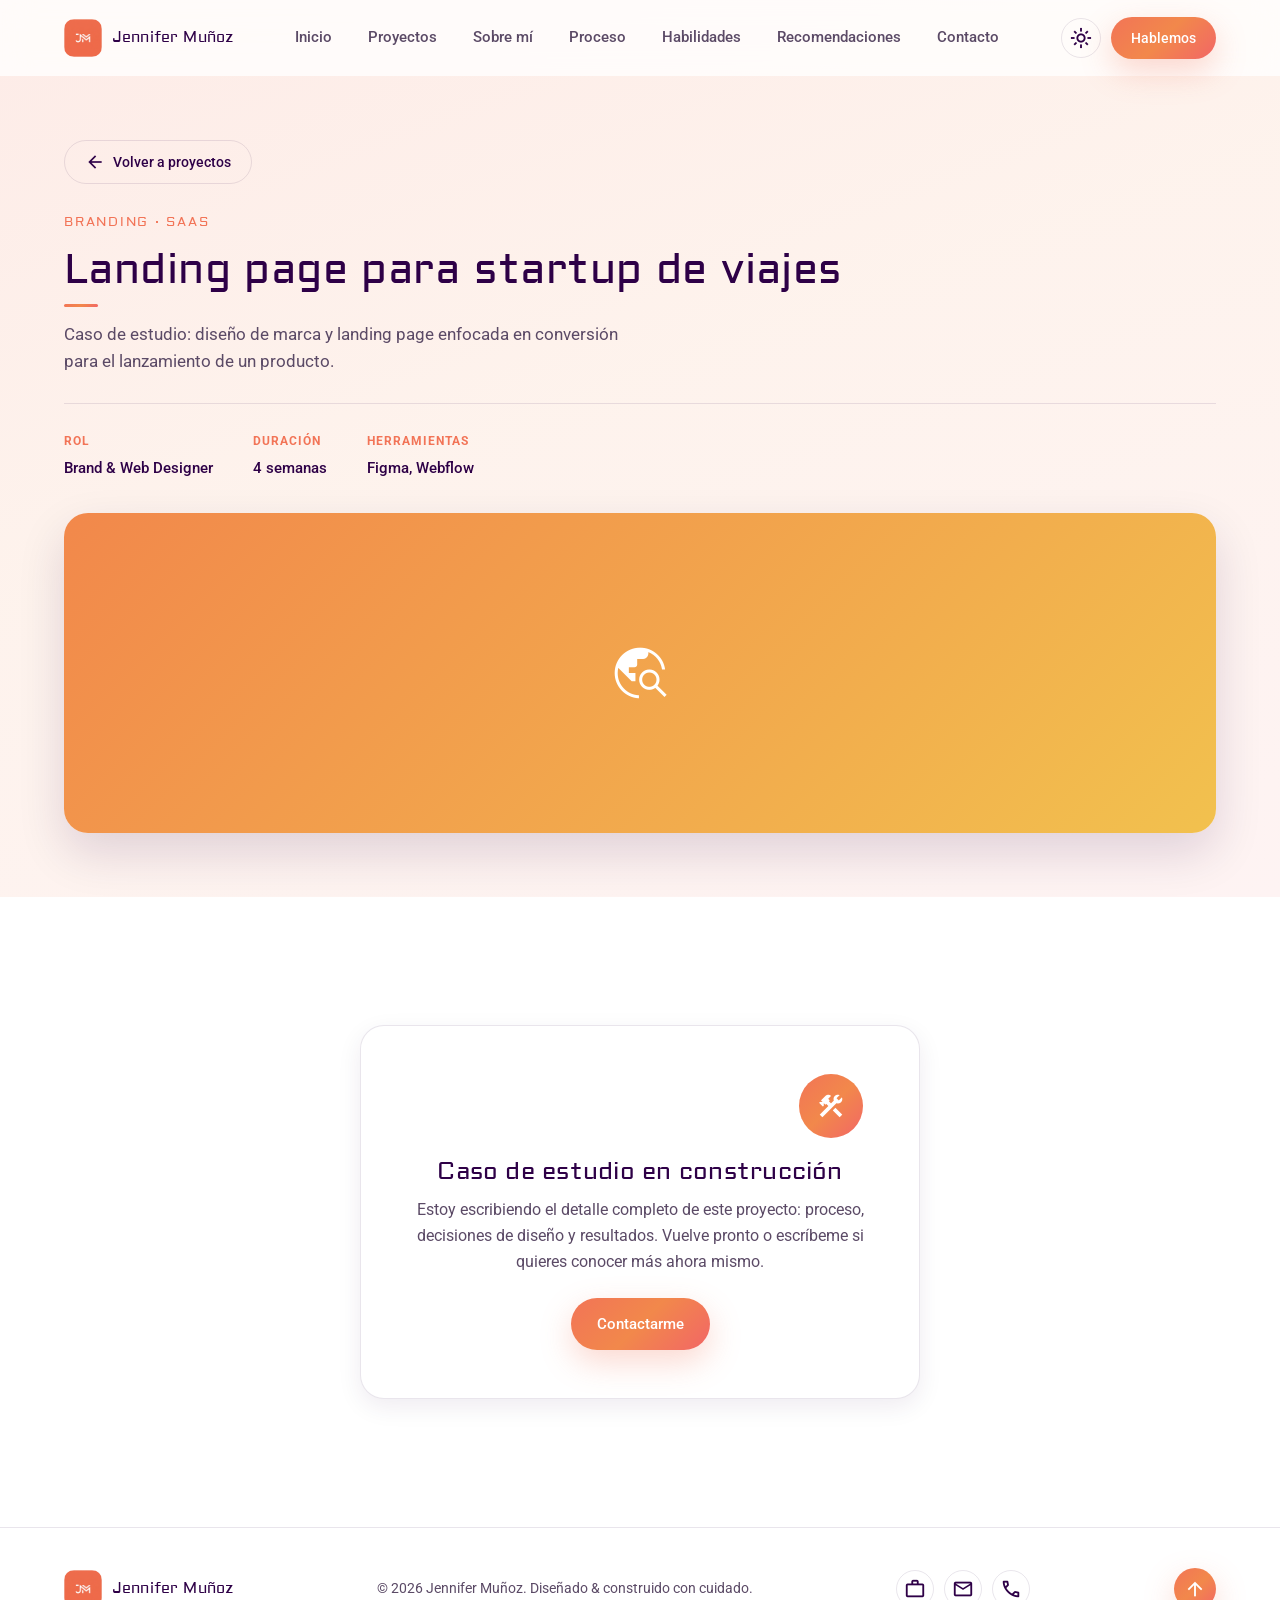
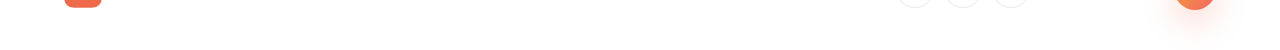
<file: proyectos/proyecto-4.html>
<!DOCTYPE html>
<html lang="es">
<head>
<meta charset="UTF-8">
<meta name="viewport" content="width=device-width, initial-scale=1.0">
<title>Landing page para startup de viajes — Jennifer Muñoz</title>
<meta name="description" content="Caso de estudio: diseño de marca y landing page enfocada en conversión para el lanzamiento de un producto.">

<link rel="preconnect" href="https://fonts.googleapis.com">
<link rel="preconnect" href="https://fonts.gstatic.com" crossorigin>
<link href="https://fonts.googleapis.com/css2?family=Aldrich&family=Roboto:ital,wght@0,300;0,400;0,500;0,700;0,900;1,400&display=swap" rel="stylesheet">
<link rel="stylesheet" href="https://fonts.googleapis.com/css2?family=Material+Symbols+Outlined:opsz,wght,FILL,GRAD@20..48,300..600,0..1,-25..0&display=swap">

<link rel="icon" type="image/svg+xml" href="../assets/favicon.svg">
<link rel="stylesheet" href="../css/style.css">
</head>
<body>

<a class="skip-link" href="#main">Saltar al contenido</a>
<header class="header is-scrolled" id="header">
  <div class="container header__inner">
    <a href="../index.html" class="logo" aria-label="Ir a inicio">
      <img src="../assets/img/logo.png" alt="Jennifer Muñoz" class="logo__mark">
      <span class="logo__name">Jennifer&nbsp;Muñoz</span>
    </a>

    <nav class="nav" id="nav" aria-label="Navegación principal">
      <ul class="nav__list">
        <li><a href="../index.html#inicio" class="nav__link">Inicio</a></li>
        <li><a href="../index.html#proyectos" class="nav__link">Proyectos</a></li>
        <li><a href="../index.html#sobre-mi" class="nav__link">Sobre mí</a></li>
        <li><a href="../index.html#proceso" class="nav__link">Proceso</a></li>
        <li><a href="../index.html#habilidades" class="nav__link">Habilidades</a></li>
        <li><a href="../index.html#recomendaciones" class="nav__link">Recomendaciones</a></li>
        <li><a href="../index.html#contacto" class="nav__link">Contacto</a></li>
      </ul>
    </nav>

    <div class="header__actions">
      <button class="theme-toggle" id="themeToggle" type="button" aria-label="Cambiar a modo oscuro" aria-pressed="false">
        <span class="material-symbols-outlined theme-toggle__icon theme-toggle__icon--light">light_mode</span>
        <span class="material-symbols-outlined theme-toggle__icon theme-toggle__icon--dark">dark_mode</span>
      </button>

      <a href="../index.html#contacto" class="btn btn--primary btn--sm header__cta">Hablemos</a>

      <button class="menu-toggle" id="menuToggle" type="button" aria-label="Abrir menú" aria-expanded="false" aria-controls="nav">
        <span class="material-symbols-outlined">menu</span>
      </button>
    </div>
  </div>
</header>

<div class="nav-overlay" id="navOverlay"></div>

<main id="main">
  <section class="project-hero">
    <div class="container">
      <a href="../index.html#proyectos" class="btn btn--ghost btn--sm btn--back">
        <span class="material-symbols-outlined">arrow_back</span>
        Volver a proyectos
      </a>

      <p class="eyebrow">Branding · SaaS</p>
      <h1 class="section-title">Landing page para startup de viajes</h1>
      <p class="section-lead">Caso de estudio: diseño de marca y landing page enfocada en conversión para el lanzamiento de un producto.</p>

      <div class="project-detail__meta">
        <div><strong>Rol</strong><span>Brand & Web Designer</span></div>
        <div><strong>Duración</strong><span>4 semanas</span></div>
        <div><strong>Herramientas</strong><span>Figma, Webflow</span></div>
      </div>

      <div class="project-hero__media" style="background:linear-gradient(135deg, #F2884B, #F2C14E)">
        <span class="material-symbols-outlined">travel_explore</span>
      </div>
    </div>
  </section>

  <section class="coming-soon">
    <div class="container">
      <div class="coming-soon__card">
        <div class="coming-soon__icon">
          <span class="material-symbols-outlined">construction</span>
        </div>
        <h2>Caso de estudio en construcción</h2>
        <p>Estoy escribiendo el detalle completo de este proyecto: proceso, decisiones de diseño y resultados. Vuelve pronto o escríbeme si quieres conocer más ahora mismo.</p>
        <a href="../index.html#contacto" class="btn btn--primary">Contactarme</a>
      </div>
    </div>
  </section>
</main>
<footer class="footer">
  <div class="container footer__inner">
    <a href="../index.html" class="logo logo--footer">
      <img src="../assets/img/logo.png" alt="Jennifer Muñoz" class="logo__mark">
      <span class="logo__name">Jennifer&nbsp;Muñoz</span>
    </a>

    <p class="footer__copy">© <span id="year"></span> Jennifer Muñoz. Diseñado &amp; construido con cuidado.</p>

    <div class="footer__social">
      <a href="https://www.linkedin.com/in/jennifer-muñoz-3518a0296" target="_blank" rel="noopener noreferrer" aria-label="LinkedIn">
        <span class="material-symbols-outlined">work</span>
      </a>
      <a href="mailto:jencik1992@gmail.com" aria-label="Email">
        <span class="material-symbols-outlined">mail</span>
      </a>
      <a href="tel:+56972508153" aria-label="Teléfono">
        <span class="material-symbols-outlined">call</span>
      </a>
    </div>

    <button class="back-to-top" id="backToTop" aria-label="Volver arriba">
      <span class="material-symbols-outlined">arrow_upward</span>
    </button>
  </div>
</footer>

<script src="../js/script.js"></script>

</body>
</html>
</file>
<file: css/style.css>
/* =========================================================
   PORTAFOLIO — Jennifer Muñoz | UX/UI & Product Designer
   HTML5 + CSS3 + JS Vanilla — sin frameworks
   ========================================================= */

/* ---------- 1. RESET ---------- */
*, *::before, *::after { box-sizing: border-box; margin: 0; padding: 0; }
html { scroll-behavior: smooth; }
@media (prefers-reduced-motion: reduce) {
  html { scroll-behavior: auto; }
  *, *::before, *::after { animation-duration: 0.01ms !important; animation-iteration-count: 1 !important; transition-duration: 0.01ms !important; scroll-behavior: auto !important; }
}
img, svg { display: block; max-width: 100%; }
a { color: inherit; text-decoration: none; }
ul, ol { list-style: none; }
button, input, textarea { font: inherit; color: inherit; }
button { cursor: pointer; background: none; border: none; }
input, textarea { outline: none; }

/* ---------- 2. DESIGN TOKENS ---------- */
:root {
  /* Paleta — modo claro (por defecto) */
  --color-bg: #FFFFFF;
  --color-bg-alt: #FDF6F2;
  --color-surface: #FFFFFF;
  --color-border: rgba(46, 0, 71, 0.10);

  --color-text-primary: #2E0047;
  --color-text-body: #5B4A66;
  --color-text-secondary: #F27457;
  --color-text-on-accent: #FFFFFF;

  --color-secondary: #F2884B;
  --color-tertiary: #F26666;

  --gradient-accent: linear-gradient(135deg, #F27457 0%, #F2884B 50%, #F26666 100%);
  --gradient-hero: linear-gradient(160deg, rgba(242,116,87,0.14) 0%, rgba(242,136,75,0.10) 45%, rgba(242,102,102,0.08) 100%);

  --shadow-sm: 0 1px 2px rgba(46, 0, 71, 0.06);
  --shadow-md: 0 8px 24px rgba(46, 0, 71, 0.08);
  --shadow-lg: 0 20px 48px rgba(46, 0, 71, 0.14);
  --shadow-glow: 0 12px 32px rgba(242, 116, 87, 0.28);

  /* Tipografía */
  --font-body: 'Roboto', -apple-system, BlinkMacSystemFont, 'Segoe UI', sans-serif;
  --font-display: 'Aldrich', 'Roboto', sans-serif;

  /* Radios y espaciado */
  --radius: 16px;
  --radius-lg: 24px;
  --radius-sm: 10px;
  --radius-pill: 999px;

  --container-w: 1200px;
  --section-py: clamp(72px, 10vw, 140px);

  /* Motion */
  --ease: cubic-bezier(0.16, 1, 0.3, 1);
  --transition: 0.35s var(--ease);
}

[data-theme="dark"] {
  --color-bg: #150019;
  --color-bg-alt: #1E0A24;
  --color-surface: #22102A;
  --color-border: rgba(255, 255, 255, 0.08);

  --color-text-primary: #F6ECFB;
  --color-text-body: #C7B7D1;
  --color-text-secondary: #FF9779;
  --color-text-on-accent: #FFFFFF;

  --color-secondary: #F2884B;
  --color-tertiary: #FF7E7E;

  --gradient-accent: linear-gradient(135deg, #F27457 0%, #F2884B 50%, #FF7E7E 100%);
  --gradient-hero: linear-gradient(160deg, rgba(242,116,87,0.18) 0%, rgba(242,136,75,0.10) 45%, rgba(255,126,126,0.10) 100%);

  --shadow-sm: 0 1px 2px rgba(0, 0, 0, 0.3);
  --shadow-md: 0 8px 24px rgba(0, 0, 0, 0.35);
  --shadow-lg: 0 24px 60px rgba(0, 0, 0, 0.5);
  --shadow-glow: 0 12px 36px rgba(242, 116, 87, 0.35);
}

/* ---------- 3. BASE ---------- */
body {
  font-family: var(--font-body);
  background: var(--color-bg);
  color: var(--color-text-body);
  font-size: 16px;
  line-height: 1.6;
  -webkit-font-smoothing: antialiased;
  transition: background-color var(--transition), color var(--transition);
  overflow-x: hidden;
}

.container {
  width: 100%;
  max-width: var(--container-w);
  margin-inline: auto;
  padding-inline: 24px;
}

h1, h2, h3, h4 {
  font-family: var(--font-display);
  color: var(--color-text-primary);
  font-weight: 400;
  line-height: 1.15;
  letter-spacing: 0.01em;
}

.material-symbols-outlined {
  font-variation-settings: 'FILL' 0, 'wght' 400, 'GRAD' 0, 'opsz' 24;
  font-size: 22px;
  line-height: 1;
}

.skip-link {
  position: absolute; left: -999px; top: 0;
  background: var(--color-text-primary); color: #fff;
  padding: 12px 20px; border-radius: 0 0 var(--radius-sm) 0; z-index: 999;
}
.skip-link:focus { left: 0; }

:focus-visible {
  outline: 2px solid var(--color-tertiary);
  outline-offset: 3px;
  border-radius: 4px;
}

.eyebrow {
  font-family: var(--font-display);
  font-size: 12.5px;
  letter-spacing: 0.14em;
  text-transform: uppercase;
  color: var(--color-text-secondary);
  margin-bottom: 14px;
}

.section-title {
  position: relative;
  font-size: clamp(28px, 4vw, 42px);
  margin-bottom: 26px;
}
/* Barrita corta bajo cada título de sección — mismo motivo que usa el CV
   bajo sus encabezados ("Perfil", "Experiencia", "Habilidades"...). */
.section-title::after {
  content: "";
  position: absolute;
  left: 0; bottom: -12px;
  width: 34px; height: 3px;
  border-radius: 2px;
  background: var(--gradient-accent);
}

.section-lead {
  max-width: 560px;
  font-size: 17px;
  color: var(--color-text-body);
}

.section-head { max-width: 640px; margin-bottom: 56px; }

section { padding-block: var(--section-py); }

/* ---------- 4. BOTONES ---------- */
.btn {
  display: inline-flex;
  align-items: center;
  justify-content: center;
  gap: 8px;
  padding: 14px 26px;
  border-radius: var(--radius-pill);
  font-weight: 500;
  font-size: 15px;
  white-space: nowrap;
  transition: transform var(--transition), box-shadow var(--transition), background var(--transition), border-color var(--transition);
  will-change: transform;
}
.btn .material-symbols-outlined { font-size: 20px; }
.btn:hover { transform: translateY(-2px); }
.btn:active { transform: translateY(0); }

.btn--primary {
  background: var(--gradient-accent);
  color: #fff;
  box-shadow: var(--shadow-glow);
}
.btn--primary:hover { box-shadow: 0 16px 40px rgba(242, 116, 87, 0.38); }

.btn--ghost {
  background: transparent;
  color: var(--color-text-primary);
  border: 1.5px solid var(--color-border);
}
.btn--ghost:hover { border-color: var(--color-text-secondary); color: var(--color-text-secondary); }

.btn--sm { padding: 10px 20px; font-size: 14px; }
.btn--block { width: 100%; }

/* ---------- 5. HEADER ---------- */
.header {
  position: fixed;
  top: 0; left: 0; right: 0;
  z-index: 100;
  border-bottom: 1px solid transparent;
  transition: border-color var(--transition), box-shadow var(--transition);
}
/* El desenfoque vive en un pseudo-elemento (no en .header) para que .header
   NO se convierta en containing block de sus descendientes position:fixed
   (el panel de navegación móvil #nav depende de posicionarse contra el viewport). */
.header::before {
  content: "";
  position: absolute;
  inset: 0;
  z-index: -1;
  background: color-mix(in srgb, var(--color-bg) 78%, transparent);
  backdrop-filter: blur(14px) saturate(140%);
  -webkit-backdrop-filter: blur(14px) saturate(140%);
  transition: background-color var(--transition);
}
.header.is-scrolled {
  border-bottom-color: var(--color-border);
  box-shadow: var(--shadow-sm);
}

.header__inner {
  display: flex;
  align-items: center;
  justify-content: space-between;
  height: 76px;
}

.logo {
  display: flex;
  align-items: center;
  gap: 10px;
  font-family: var(--font-display);
  color: var(--color-text-primary);
}
.logo__mark {
  display: block;
  width: 38px; height: 38px;
  border-radius: var(--radius-sm);
  object-fit: cover;
}
.logo__name { font-size: 15px; letter-spacing: 0.01em; }

.nav__list {
  display: flex;
  align-items: center;
  gap: 4px;
}
.nav__link {
  position: relative;
  display: inline-block;
  padding: 9px 16px;
  font-size: 14.5px;
  font-weight: 500;
  color: var(--color-text-body);
  border-radius: var(--radius-pill);
  transition: color var(--transition), background var(--transition);
}
.nav__link:hover { color: var(--color-text-primary); background: var(--color-bg-alt); }
.nav__link.is-active { color: var(--color-text-primary); }
.nav__link.is-active::after {
  content: "";
  position: absolute;
  left: 16px; right: 16px; bottom: 3px;
  height: 2px;
  background: var(--gradient-accent);
  border-radius: 2px;
}

.header__actions { display: flex; align-items: center; gap: 10px; }

.theme-toggle {
  position: relative;
  display: grid;
  place-items: center;
  width: 40px; height: 40px;
  border-radius: 50%;
  border: 1px solid var(--color-border);
  color: var(--color-text-primary);
  overflow: hidden;
  transition: border-color var(--transition), background var(--transition);
}
.theme-toggle:hover { background: var(--color-bg-alt); }
.theme-toggle__icon { position: absolute; transition: opacity var(--transition), transform var(--transition); }
.theme-toggle__icon--dark { opacity: 0; transform: rotate(-60deg) scale(0.6); }
.theme-toggle__icon--light { opacity: 1; transform: rotate(0) scale(1); }
[data-theme="dark"] .theme-toggle__icon--light { opacity: 0; transform: rotate(60deg) scale(0.6); }
[data-theme="dark"] .theme-toggle__icon--dark { opacity: 1; transform: rotate(0) scale(1); }

.header__cta { display: inline-flex; }

.menu-toggle {
  display: none;
  width: 40px; height: 40px;
  place-items: center;
  color: var(--color-text-primary);
  overflow: hidden;
}

/* ---------- 6. HERO ---------- */
.hero {
  position: relative;
  padding-top: calc(76px + clamp(48px, 8vw, 100px));
  padding-bottom: clamp(60px, 8vw, 100px);
  overflow: hidden;
  background: var(--gradient-hero);
}

.hero__inner {
  display: grid;
  grid-template-columns: 1.05fr 0.95fr;
  gap: 48px;
  align-items: center;
}

.hero__title {
  font-size: clamp(34px, 5vw, 52px);
  margin-bottom: 22px;
  max-width: 30ch;
  text-wrap: balance;
}

.hero__lead {
  font-size: 18px;
  max-width: 46ch;
  margin-bottom: 34px;
}

.hero__tags {
  display: flex;
  flex-wrap: wrap;
  gap: 8px;
  margin-bottom: 30px;
}
.hero__tags .tag {
  background: var(--color-surface);
  border-color: var(--color-border);
  box-shadow: var(--shadow-sm);
}

.hero__cta { display: flex; gap: 14px; flex-wrap: wrap; margin-bottom: 52px; }

.hero__stats {
  display: flex;
  align-items: flex-start;
  gap: 40px;
  flex-wrap: wrap;
}
.hero__stat {
  display: flex;
  flex-direction: column;
}
.hero__stat dt {
  font-family: var(--font-display);
  font-size: 30px;
  line-height: 1;
  color: var(--color-text-primary);
  height: 34px;
  display: flex;
  align-items: center;
}
.hero__stat dd { font-size: 13.5px; color: var(--color-text-body); margin-top: 8px; }
.hero__stat dt.hero__stat-text {
  font-size: 21px;
  white-space: nowrap;
  -webkit-text-stroke: 0.4px var(--color-text-primary);
}

.hero__visual { position: relative; height: 440px; }

.hero-card {
  position: absolute;
  border-radius: var(--radius-lg);
  background: var(--color-surface);
  border: 1px solid var(--color-border);
  box-shadow: var(--shadow-lg);
}

.hero-card--main {
  inset: 20px 10% 20px 0;
  padding: 24px;
  overflow: hidden;
}
.hero-card__top { display: flex; gap: 7px; margin-bottom: 22px; }
.dot { width: 10px; height: 10px; border-radius: 50%; }
.dot--red { background: var(--color-tertiary); }
.dot--yellow { background: var(--color-secondary); }
.dot--green { background: #8fce9e; }

.skeleton {
  background: linear-gradient(90deg, var(--color-bg-alt) 25%, var(--color-border) 50%, var(--color-bg-alt) 75%);
  background-size: 200% 100%;
  animation: shimmer 2.4s ease-in-out infinite;
  border-radius: var(--radius-sm);
}
.skeleton--title { height: 20px; width: 55%; margin-bottom: 16px; }
.skeleton--text { height: 12px; width: 90%; margin-bottom: 10px; }
.skeleton--text.short { width: 65%; margin-bottom: 24px; }
.skeleton-grid { display: grid; grid-template-columns: 1fr 1fr; gap: 12px; }
.skeleton--block { height: 90px; }

@keyframes shimmer {
  0% { background-position: 200% 0; }
  100% { background-position: -200% 0; }
}

.hero-card--float-1, .hero-card--float-2 {
  display: flex;
  align-items: center;
  gap: 10px;
  padding: 14px 18px;
  font-size: 13.5px;
  font-weight: 500;
  color: var(--color-text-primary);
  animation: float 6s ease-in-out infinite;
}
.hero-card--float-1 { top: 8%; right: 0; animation-delay: 0.4s; }
.hero-card--float-2 { bottom: 6%; left: 0; animation-delay: 1.2s; }
.hero-card--float-1 .material-symbols-outlined,
.hero-card--float-2 .material-symbols-outlined { color: var(--color-text-secondary); }

@keyframes float {
  0%, 100% { transform: translateY(0); }
  50% { transform: translateY(-10px); }
}

.blob {
  position: absolute;
  border-radius: 50%;
  filter: blur(50px);
  opacity: 0.5;
  z-index: -1;
}
.blob--1 { width: 260px; height: 260px; background: var(--color-secondary); top: -40px; right: -20px; opacity: 0.28; }
.blob--2 { width: 220px; height: 220px; background: var(--color-tertiary); bottom: -30px; left: 10%; opacity: 0.22; }

.scroll-cue {
  position: absolute;
  left: 50%; bottom: 18px;
  transform: translateX(-50%);
  width: 38px; height: 38px;
  border-radius: 50%;
  border: 1px solid var(--color-border);
  color: var(--color-text-primary);
  display: grid; place-items: center;
  overflow: hidden;
  animation: bob 2.2s ease-in-out infinite;
}
@keyframes bob { 0%, 100% { transform: translate(-50%, 0); } 50% { transform: translate(-50%, 6px); } }

/* ---------- 7. SOBRE MÍ ---------- */
.about__inner {
  display: grid;
  grid-template-columns: 0.85fr 1.15fr;
  gap: 64px;
  align-items: center;
}

.about__visual { position: relative; }
.about__avatar {
  width: min(360px, 100%);
  aspect-ratio: 1;
  border-radius: var(--radius-lg);
  background: var(--gradient-accent);
  padding: 6px;
  box-shadow: var(--shadow-lg);
}
.about__avatar img {
  display: block;
  width: 100%;
  height: 100%;
  object-fit: cover;
  border-radius: calc(var(--radius-lg) - 4px);
}
.about__badge {
  position: absolute;
  bottom: -18px; left: 50%;
  transform: translateX(-50%);
  display: inline-flex;
  align-items: center;
  gap: 8px;
  background: var(--color-surface);
  border: 1px solid var(--color-border);
  box-shadow: var(--shadow-md);
  padding: 10px 18px;
  border-radius: var(--radius-pill);
  font-size: 13.5px;
  font-weight: 500;
  color: var(--color-text-primary);
  white-space: nowrap;
}
.about__badge .material-symbols-outlined { color: var(--color-secondary); font-size: 18px; }

.about__lead {
  font-size: 19px;
  line-height: 1.55;
  color: var(--color-text-primary);
  max-width: 56ch;
  margin-bottom: 16px;
}

.about__extended {
  font-size: 15.5px;
  line-height: 1.6;
  color: var(--color-text-secondary);
  max-width: 56ch;
  margin-bottom: 28px;
}

.about__stack { margin-bottom: 32px; }
.about__stack-label {
  display: block;
  font-size: 12.5px;
  font-weight: 700;
  text-transform: uppercase;
  letter-spacing: 0.06em;
  color: var(--color-text-secondary);
  margin-bottom: 12px;
}
.about__stack-tags { display: flex; flex-wrap: wrap; gap: 8px; }

.about__experience {
  margin-bottom: 32px;
  padding: 18px 20px;
  border: 1px solid var(--color-border);
  border-left: 3px solid var(--color-secondary);
  border-radius: var(--radius-sm);
  background: var(--color-surface);
}
.about__experience-label {
  display: block;
  font-size: 12.5px;
  font-weight: 700;
  text-transform: uppercase;
  letter-spacing: 0.06em;
  color: var(--color-text-secondary);
  margin-bottom: 10px;
}
.about__experience-head {
  display: flex;
  flex-wrap: wrap;
  align-items: baseline;
  gap: 8px;
  margin-bottom: 8px;
}
.about__experience-head h3 {
  font-family: var(--font-body);
  font-weight: 700;
  font-size: 16px;
  color: var(--color-text-primary);
}
.about__experience-meta { font-size: 13.5px; color: var(--color-text-secondary); }
.about__experience-desc {
  font-size: 13.5px;
  line-height: 1.55;
  color: var(--color-text-body);
  margin: 0;
}

.about__facts {
  margin-top: 32px;
  padding-top: 28px;
  border-top: 1px solid var(--color-border);
  display: grid;
  grid-template-columns: 1fr 1fr;
  gap: 20px;
}
.about__facts li { display: flex; align-items: flex-start; gap: 12px; }
.about__facts .material-symbols-outlined {
  color: #fff;
  background: var(--gradient-accent);
  padding: 8px;
  border-radius: var(--radius-sm);
  font-size: 18px;
  width: 34px; height: 34px;
  box-sizing: content-box;
  display: inline-flex;
  align-items: center;
  justify-content: center;
  overflow: hidden;
}
.about__facts strong { display: block; font-size: 14px; color: var(--color-text-primary); }
.about__facts span { font-size: 13.5px; }
.about__facts-more {
  display: flex;
  align-items: center;
  gap: 4px;
  margin-top: 6px;
  padding: 0;
  border: none;
  background: none;
  font-family: var(--font-body);
  font-size: 12.5px;
  font-weight: 700;
  color: var(--color-secondary);
  cursor: pointer;
}
.about__facts-more .material-symbols-outlined {
  background: none;
  padding: 0;
  width: auto;
  height: auto;
  border-radius: 0;
  box-sizing: border-box;
  overflow: visible;
  font-size: 14px;
  color: var(--color-secondary);
  transition: transform var(--transition);
}
.about__facts-more:hover .material-symbols-outlined { transform: translateX(3px); }

/* Contenido del modal de certificaciones (reutiliza .recommendation-modal) */
.cert-modal__title {
  font-family: var(--font-display);
  font-size: 24px;
  color: var(--color-text-primary);
  margin: 6px 0 20px;
}
.cert-modal__list { display: flex; flex-direction: column; gap: 16px; }
.cert-modal__list li {
  padding-bottom: 16px;
  border-bottom: 1px solid var(--color-border);
}
.cert-modal__list li:last-child { border-bottom: none; padding-bottom: 0; }
.cert-modal__list strong {
  display: block;
  font-size: 15px;
  color: var(--color-text-primary);
  margin-bottom: 4px;
}
.cert-modal__list span { font-size: 13.5px; color: var(--color-text-secondary); }

/* Tarjeta destacada: certificación de carrera (agrupa varios cursos) */
.cert-modal__career {
  display: flex;
  gap: 14px;
  padding: 18px !important;
  border: 1px solid transparent;
  border-radius: 16px;
  background:
    linear-gradient(var(--color-surface), var(--color-surface)) padding-box,
    var(--gradient-accent) border-box;
}
.cert-modal__career-icon {
  flex-shrink: 0;
  width: 40px;
  height: 40px;
  display: grid;
  place-items: center;
  border-radius: 50%;
  background: var(--gradient-accent);
  color: #fff;
  font-size: 22px;
}
.cert-modal__career-tag {
  display: inline-block;
  font-size: 11px;
  font-weight: 700;
  letter-spacing: 0.04em;
  text-transform: uppercase;
  color: var(--color-secondary);
  margin-bottom: 4px;
}
.cert-modal__career-includes {
  list-style: none;
  margin: 12px 0 0;
  padding: 12px 0 0;
  border-top: 1px dashed var(--color-border);
  display: flex;
  flex-direction: column;
  gap: 6px;
}
.cert-modal__career-includes li {
  display: flex;
  align-items: center;
  gap: 6px;
  font-size: 13px;
  color: var(--color-text-body);
  padding: 0;
  border: none;
}
.cert-modal__career-includes .material-symbols-outlined {
  font-size: 15px;
  color: var(--color-secondary);
}
.cert-modal__career-includes em { font-style: normal; color: var(--color-text-secondary); }

/* ---------- 8. PROYECTOS ---------- */
.projects { background: var(--color-bg-alt); }

.projects__grid {
  display: grid;
  grid-template-columns: repeat(2, 1fr);
  gap: 28px;
}

.project-card {
  display: block;
  background: var(--color-surface);
  border: 1px solid var(--color-border);
  border-radius: var(--radius-lg);
  overflow: hidden;
  transition: transform var(--transition), box-shadow var(--transition), border-color var(--transition);
}
.project-card:hover {
  transform: translateY(-6px);
  box-shadow: var(--shadow-lg);
  border-color: transparent;
}

.project-card__media {
  height: 190px;
  display: grid;
  place-items: center;
  position: relative;
  overflow: hidden;
  text-align: center;
  padding-inline: 12px;
}
.project-card__media .material-symbols-outlined {
  font-size: 46px;
  color: #fff;
  font-variation-settings: 'FILL' 1, 'wght' 300, 'GRAD' 0, 'opsz' 48;
  transition: transform var(--transition);
}
.project-card:hover .project-card__media .material-symbols-outlined { transform: scale(1.12) rotate(-4deg); }

.project-card__media.project-card__media--img { background: #fff; padding: 0; }
.project-card__media--img picture {
  width: 100%;
  height: 100%;
  display: block;
}
.project-card__media--img img {
  width: 100%;
  height: 100%;
  object-fit: cover;
  display: block;
  transition: transform var(--transition);
}
.project-card:hover .project-card__media--img img { transform: scale(1.05); }

.project-card__media--1 { background: linear-gradient(135deg, #F27457, #F2884B); }
.project-card__media--2 { background: linear-gradient(135deg, #2E0047, #6a2f8a); }
.project-card__media--3 { background: linear-gradient(135deg, #F26666, #F27457); }
.project-card__media--4 { background: linear-gradient(135deg, #F2884B, #F2C14E); }

/* Tarjeta de Vibra (proyecto-1): logotipo real sobre su propio fondo — a
   diferencia de las capturas de Medical 360, un logo no admite crop, así que
   usa "contain" en vez de "cover" para mostrarlo completo. El color de fondo
   es el mismo (muestreado con cuentagotas) que el fondo del propio archivo
   proyecto-1-identidad.png — no el Tinta Noche de marca (#171523), que es
   ligeramente distinto — para que el borde donde termina la imagen y empieza
   el fondo del marco sea imperceptible. */
.project-card__media--1.project-card__media--img { background: #110F1D; }
/* La regla compartida ".project-card__media--img picture/img { width/height:100% }"
   no resuelve bien el alto dentro de un grid con place-items:center (queda más
   alto que el marco y el overflow:hidden del contenedor termina recortando el
   logo igual que "cover"). Position:absolute con inset:0 lo evita: el tamaño
   queda definido por el contenedor (position:relative), no por el grid. */
.project-card__media--1.project-card__media--img picture,
.project-card__media--1.project-card__media--img img {
  position: absolute;
  inset: 0;
  width: 100%;
  height: 100%;
}
.project-card__media--1.project-card__media--img img { object-fit: contain; }

.project-card__body { padding: 26px; }
.project-card__tags { display: flex; gap: 8px; margin-bottom: 14px; flex-wrap: wrap; }
.tag {
  font-size: 12px;
  font-weight: 500;
  padding: 5px 12px;
  border-radius: var(--radius-pill);
  background: var(--color-bg-alt);
  color: var(--color-text-secondary);
  border: 1px solid var(--color-border);
}
.project-card__body h3 {
  font-family: var(--font-body);
  font-weight: 700;
  font-size: 19px;
  margin-bottom: 10px;
  color: var(--color-text-primary);
  line-height: 1.35;
}
.project-card__body p { font-size: 14.5px; margin-bottom: 18px; }
.project-card__link {
  display: inline-flex;
  align-items: center;
  gap: 6px;
  font-size: 14px;
  font-weight: 500;
  color: var(--color-text-primary);
}
.project-card__link .material-symbols-outlined { font-size: 17px; transition: transform var(--transition); }
.project-card:hover .project-card__link .material-symbols-outlined { transform: translateX(4px); }

/* ---------- 9. PROCESO ---------- */
.process__list {
  display: grid;
  grid-template-columns: repeat(5, 1fr);
  align-items: start;
  gap: 20px;
}
.process__step {
  position: relative;
  padding: 30px 22px;
  border-radius: var(--radius-lg);
  background: var(--color-surface);
  border: 1px solid var(--color-border);
  overflow: hidden;
  transition: transform var(--transition), box-shadow var(--transition);
  cursor: default;
}
.process__step:hover { transform: translateY(-6px); box-shadow: var(--shadow-md); }
.process__step:focus { outline: none; }
.process__step:focus-visible { box-shadow: 0 0 0 2px var(--color-secondary); }
.process__number {
  display: block;
  font-family: var(--font-display);
  font-size: 13px;
  color: var(--color-text-secondary);
  margin-bottom: 18px;
}
.process__icon {
  display: inline-flex;
  align-items: center;
  justify-content: center;
  width: 46px; height: 46px;
  border-radius: var(--radius-sm);
  background: var(--gradient-accent);
  color: #fff;
  overflow: hidden;
  margin-bottom: 18px;
}
.process__step h3 {
  font-family: var(--font-body);
  font-weight: 700;
  font-size: 17px;
  margin-bottom: 0;
  color: var(--color-text-primary);
}
/* La descripción vive colapsada por defecto y se despliega DENTRO de la
   misma tarjeta (mismo borde/fondo/sombra) — es un solo componente que
   crece, no un panel aparte pegado debajo. */
.process__step p {
  margin: 0;
  max-height: 0;
  opacity: 0;
  overflow: hidden;
  font-size: 13.5px;
  line-height: 1.55;
  color: var(--color-text-body);
  transition: max-height 0.35s var(--ease), opacity 0.3s var(--ease), margin-top 0.35s var(--ease);
}
.process__step:hover p,
.process__step:focus p,
.process__step:focus-within p {
  max-height: 220px;
  opacity: 1;
  margin-top: 14px;
}

/* ---------- 9.5 IA EN MI PROCESO ---------- */
.ai-process__flow {
  display: flex;
  align-items: center;
  flex-wrap: wrap;
  gap: 10px;
}
.ai-process__step {
  font-family: var(--font-body);
  font-weight: 600;
  font-size: 14px;
  padding: 12px 20px;
  border-radius: var(--radius-pill);
  background: var(--color-surface);
  border: 1px solid var(--color-border);
  color: var(--color-text-primary);
  white-space: nowrap;
}
.ai-process__step--ai {
  background: var(--gradient-accent);
  border-color: transparent;
  color: #fff;
}
.ai-process__arrow {
  display: inline-flex;
  align-items: center;
  justify-content: center;
  width: 20px;
  height: 20px;
  color: var(--color-text-secondary);
  font-size: 20px;
  overflow: hidden;
  flex-shrink: 0;
}
.ai-process__tools {
  margin: 24px 0 0;
  font-size: 13.5px;
  color: var(--color-text-secondary);
}
.ai-process__tools-label {
  font-weight: 700;
  text-transform: uppercase;
  font-size: 11.5px;
  letter-spacing: 0.06em;
  color: var(--color-text-secondary);
  margin-right: 8px;
}

/* ---------- 10. HABILIDADES ---------- */
.skills { background: var(--color-bg-alt); }
.skills__grid {
  display: grid;
  grid-template-columns: repeat(4, 1fr);
  gap: 24px;
}
.skills__category {
  background: var(--color-surface);
  border: 1px solid var(--color-border);
  border-radius: var(--radius-lg);
  padding: 28px;
  transition: transform var(--transition), box-shadow var(--transition);
}
.skills__category:hover { transform: translateY(-4px); box-shadow: var(--shadow-md); }
.skills__category-head { display: flex; align-items: center; gap: 12px; margin-bottom: 20px; }
.skills__category-head .material-symbols-outlined {
  width: 40px; height: 40px;
  display: grid; place-items: center;
  border-radius: var(--radius-sm);
  background: var(--gradient-accent);
  color: #fff;
  overflow: hidden;
}
.skills__category-head h3 { font-family: var(--font-body); font-weight: 700; font-size: 16px; color: var(--color-text-primary); }
.skills__tags { display: flex; flex-wrap: wrap; gap: 8px; }
.skills__tags li {
  font-size: 13px;
  padding: 7px 14px;
  border-radius: var(--radius-pill);
  background: var(--color-bg-alt);
  border: 1px solid var(--color-border);
  color: var(--color-text-body);
  transition: color var(--transition), border-color var(--transition);
}
.skills__category:hover .skills__tags li:hover { color: var(--color-text-secondary); border-color: var(--color-text-secondary); }

/* Tarjeta destacada "IA aplicada" — se resalta visualmente del resto */
.skills__featured {
  margin-top: 24px;
  background: var(--gradient-accent);
  border-radius: var(--radius-lg);
  padding: 30px 32px;
  transition: transform var(--transition), box-shadow var(--transition);
}
.skills__featured:hover { transform: translateY(-4px); box-shadow: var(--shadow-md); }
.skills__featured-head { display: flex; align-items: center; gap: 16px; margin-bottom: 22px; }
.skills__featured-head .material-symbols-outlined {
  width: 48px; height: 48px;
  display: grid; place-items: center;
  border-radius: var(--radius-sm);
  background: rgba(255, 255, 255, 0.22);
  color: #fff;
  font-size: 26px;
  flex-shrink: 0;
  overflow: hidden;
}
.skills__featured-eyebrow {
  font-size: 12px;
  font-weight: 700;
  text-transform: uppercase;
  letter-spacing: 0.08em;
  color: rgba(255, 255, 255, 0.85);
  margin-bottom: 4px;
}
.skills__featured-head h3 { font-family: var(--font-body); font-weight: 700; font-size: 19px; color: #fff; }
.skills__tags--featured li {
  background: rgba(255, 255, 255, 0.16);
  border-color: rgba(255, 255, 255, 0.4);
  color: #fff;
}
.skills__featured:hover .skills__tags--featured li:hover { color: #fff; border-color: #fff; }

/* ---------- 10.5 RECOMENDACIONES ---------- */
.recommendations__grid {
  display: grid;
  grid-template-columns: 1fr 1fr;
  gap: 24px;
}
.recommendation-card {
  position: relative;
  display: flex;
  flex-direction: column;
  background: var(--color-surface);
  border: 1px solid var(--color-border);
  border-radius: var(--radius-lg);
  padding: 32px;
  transition: transform var(--transition), box-shadow var(--transition);
}
.recommendation-card[data-animate].in-view:hover { transform: translateY(-6px); box-shadow: var(--shadow-md); }
.recommendation-card__quote-icon {
  color: var(--color-secondary);
  font-size: 34px;
  opacity: 0.5;
  margin-bottom: 8px;
}
.recommendation-card__excerpt {
  font-size: 15px;
  line-height: 1.65;
  color: var(--color-text-body);
  flex-grow: 1;
  display: -webkit-box;
  -webkit-line-clamp: 5;
  -webkit-box-orient: vertical;
  overflow: hidden;
}
.recommendation-card__more {
  display: inline-flex;
  align-items: center;
  gap: 6px;
  align-self: flex-start;
  margin-top: 18px;
  padding: 0;
  border: none;
  background: none;
  font-family: var(--font-body);
  font-size: 13.5px;
  font-weight: 700;
  color: var(--color-text-secondary);
  cursor: pointer;
}
.recommendation-card__more .material-symbols-outlined { font-size: 17px; transition: transform var(--transition); }
.recommendation-card__more:hover .material-symbols-outlined { transform: translateX(3px); }
.recommendation-card__author {
  margin-top: 20px;
  padding-top: 16px;
  border-top: 1px solid var(--color-border);
  display: flex;
  align-items: center;
  gap: 12px;
}
.recommendation-card__author div { display: flex; flex-direction: column; gap: 2px; }
.recommendation-card__author strong { font-size: 14.5px; color: var(--color-text-primary); }
.recommendation-card__author span { font-size: 13px; color: var(--color-text-body); }
.recommendation-card__avatar {
  width: 42px; height: 42px;
  border-radius: 50%;
  object-fit: cover;
  flex-shrink: 0;
  border: 1px solid var(--color-border);
}

/* Modal de carta completa */
.recommendation-modal {
  position: fixed;
  inset: 0;
  z-index: 200;
  display: none;
  align-items: center;
  justify-content: center;
  padding: 24px;
}
.recommendation-modal.is-open { display: flex; }
.recommendation-modal__overlay {
  position: absolute;
  inset: 0;
  background: rgba(46, 0, 71, 0.45);
  backdrop-filter: blur(4px);
  -webkit-backdrop-filter: blur(4px);
}
.recommendation-modal__panel {
  position: relative;
  background: var(--color-surface);
  border-radius: var(--radius-lg);
  box-shadow: var(--shadow-lg);
  max-width: 620px;
  width: 100%;
  max-height: 85vh;
  overflow-y: auto;
  padding: 44px;
  animation: recModalIn 0.25s var(--ease);
}
@keyframes recModalIn { from { opacity: 0; transform: translateY(12px) scale(0.98); } to { opacity: 1; transform: translateY(0) scale(1); } }
.recommendation-modal__close {
  position: absolute;
  top: 16px; right: 16px;
  width: 36px; height: 36px;
  display: grid; place-items: center;
  border-radius: 50%;
  border: 1px solid var(--color-border);
  background: var(--color-bg);
  color: var(--color-text-primary);
  cursor: pointer;
  overflow: hidden;
}
.recommendation-modal__quote-icon { color: var(--color-secondary); font-size: 40px; opacity: 0.5; }
.recommendation-modal__letter { margin-top: 12px; }
.recommendation-modal__text {
  font-size: 16.5px;
  line-height: 1.75;
  color: var(--color-text-primary);
}
.recommendation-modal__text + .recommendation-modal__text { margin-top: 16px; }
.recommendation-modal__author {
  margin-top: 24px;
  padding-top: 18px;
  border-top: 1px solid var(--color-border);
  display: flex;
  align-items: center;
  gap: 14px;
}
.recommendation-modal__author div { display: flex; flex-direction: column; gap: 3px; }
.recommendation-modal__author strong { font-size: 15.5px; color: var(--color-text-primary); }
.recommendation-modal__author span { font-size: 13.5px; color: var(--color-text-body); }
.recommendation-modal__contact { margin-top: 4px; }
.recommendation-modal__avatar {
  width: 54px; height: 54px;
  border-radius: 50%;
  object-fit: cover;
  flex-shrink: 0;
  border: 1px solid var(--color-border);
}

/* ---------- 11. CONTACTO ---------- */
.contact__inner {
  display: grid;
  grid-template-columns: 1fr 1fr;
  gap: 64px;
  align-items: start;
}
.contact__list { margin-top: 32px; display: flex; flex-direction: column; gap: 16px; }
.contact__list a {
  display: inline-flex;
  align-items: center;
  gap: 12px;
  font-size: 15.5px;
  font-weight: 500;
  color: var(--color-text-primary);
  transition: color var(--transition), gap var(--transition);
}
.contact__list a:hover { color: var(--color-text-secondary); gap: 16px; }
.contact__list .material-symbols-outlined {
  width: 38px; height: 38px;
  display: grid; place-items: center;
  border-radius: 50%;
  background: var(--color-bg-alt);
  border: 1px solid var(--color-border);
  color: var(--color-text-secondary);
  font-size: 18px;
  overflow: hidden;
}

.contact__form {
  background: var(--color-surface);
  border: 1px solid var(--color-border);
  border-radius: var(--radius-lg);
  padding: 34px;
  box-shadow: var(--shadow-md);
  display: flex;
  flex-direction: column;
  gap: 18px;
}
.hp-field { position: absolute; left: -9999px; }
.form-field { display: flex; flex-direction: column; gap: 8px; }
.form-field label { font-size: 13px; font-weight: 500; color: var(--color-text-primary); }
.form-field input, .form-field textarea {
  background: var(--color-bg-alt);
  border: 1.5px solid var(--color-border);
  border-radius: var(--radius-sm);
  padding: 13px 16px;
  font-size: 14.5px;
  color: var(--color-text-primary);
  resize: vertical;
  transition: border-color var(--transition), background var(--transition);
}
.form-field input::placeholder, .form-field textarea::placeholder { color: var(--color-text-body); opacity: 0.6; }
.form-field input:focus, .form-field textarea:focus {
  border-color: var(--color-text-secondary);
  background: var(--color-surface);
}
.form-status { font-size: 13.5px; min-height: 18px; color: var(--color-text-secondary); }
.form-status.is-error { color: var(--color-tertiary); }
.form-status.is-success { color: #4caf7d; }

/* ---------- 12. FOOTER ---------- */
.footer { border-top: 1px solid var(--color-border); padding-block: 40px; }
.footer__inner {
  display: flex;
  align-items: center;
  justify-content: space-between;
  gap: 24px;
  flex-wrap: wrap;
}
.footer__copy { font-size: 13.5px; }
.footer__social { display: flex; gap: 10px; }
.footer__social a {
  width: 38px; height: 38px;
  display: grid; place-items: center;
  border-radius: 50%;
  border: 1px solid var(--color-border);
  color: var(--color-text-primary);
  overflow: hidden;
  transition: background var(--transition), color var(--transition), border-color var(--transition);
}
.footer__social a:hover { background: var(--gradient-accent); color: #fff; border-color: transparent; }
.back-to-top {
  width: 42px; height: 42px;
  border-radius: 50%;
  background: var(--gradient-accent);
  color: #fff;
  display: grid; place-items: center;
  overflow: hidden;
  box-shadow: var(--shadow-glow);
  transition: transform var(--transition);
}
.back-to-top:hover { transform: translateY(-4px); }

/* ---------- 13. SCROLL-REVEAL ANIMATIONS ---------- */
[data-animate] {
  opacity: 0;
  transform: translateY(28px);
  transition: opacity 0.8s var(--ease), transform 0.8s var(--ease);
  transition-delay: calc(var(--d, 0) * 100ms);
}
[data-animate].in-view { opacity: 1; transform: translateY(0); }
[data-animate-delay="1"] { --d: 1; }
[data-animate-delay="2"] { --d: 2; }
[data-animate-delay="3"] { --d: 3; }
[data-animate-delay="4"] { --d: 4; }

/* Una vez revelada la tarjeta (.in-view), su transform tiene la misma
   especificidad que el :hover de la tarjeta — sin esto, el hover nunca
   levanta la tarjeta. Mismo efecto de elevación para "Cómo trabajo" y
   "Caja de herramientas". */
.process__step[data-animate].in-view:hover,
.skills__category[data-animate].in-view:hover {
  transform: translateY(-6px);
}
.skills__featured[data-animate].in-view:hover {
  transform: translateY(-4px);
}

/* ---------- 14. NAV OVERLAY (móvil) ---------- */
.nav-overlay {
  position: fixed; inset: 0;
  background: rgba(20, 0, 25, 0.45);
  backdrop-filter: blur(2px);
  opacity: 0; visibility: hidden;
  transition: opacity var(--transition), visibility var(--transition);
  z-index: 98;
}
.nav-overlay.is-visible { opacity: 1; visibility: visible; }

/* ---------- 16. PÁGINA DE DETALLE DE PROYECTO ---------- */
.project-hero {
  padding-top: calc(76px + 64px);
  padding-bottom: 64px;
  background: var(--gradient-hero);
}
.project-hero .btn--back {
  margin-bottom: 28px;
}
.project-hero__media {
  height: 320px;
  border-radius: var(--radius-lg);
  display: grid;
  place-items: center;
  margin-top: 32px;
  box-shadow: var(--shadow-lg);
  overflow: hidden;
  text-align: center;
  padding-inline: 16px;
}
.project-hero__media .material-symbols-outlined {
  font-size: 64px;
  color: #fff;
  font-variation-settings: 'FILL' 1, 'wght' 300, 'GRAD' 0, 'opsz' 48;
}
.project-detail__meta {
  display: flex;
  gap: 40px;
  flex-wrap: wrap;
  margin-top: 28px;
  padding-top: 28px;
  border-top: 1px solid var(--color-border);
}
.project-detail__meta div strong {
  display: block;
  font-size: 12px;
  text-transform: uppercase;
  letter-spacing: 0.08em;
  color: var(--color-text-secondary);
  margin-bottom: 4px;
}
.project-detail__meta div span { font-size: 14.5px; color: var(--color-text-primary); font-weight: 500; }

.coming-soon {
  padding-block: var(--section-py);
  text-align: center;
}
.coming-soon__card {
  max-width: 560px;
  margin-inline: auto;
  padding: 48px 36px;
  border-radius: var(--radius-lg);
  background: var(--color-surface);
  border: 1px solid var(--color-border);
  box-shadow: var(--shadow-md);
}
.coming-soon__icon {
  width: 64px; height: 64px;
  margin-inline: auto 20px;
  display: grid; place-items: center;
  border-radius: 50%;
  background: var(--gradient-accent);
  color: #fff;
  overflow: hidden;
  margin-bottom: 20px;
}
.coming-soon__icon .material-symbols-outlined { font-size: 30px; }
.coming-soon__card h2 { font-size: 24px; margin-bottom: 12px; }
.coming-soon__card p { margin-bottom: 24px; }

.error-404 {
  min-height: 70vh;
  display: grid;
  place-items: center;
  text-align: center;
  padding-top: 76px;
}
/* En la 404 el título queda centrado, así que la barrita del ::after
   también se centra en vez de pegarse al borde izquierdo. */
.error-404 .section-title::after { left: 50%; transform: translateX(-50%); }
.error-404__code {
  font-family: var(--font-display);
  font-size: clamp(64px, 14vw, 140px);
  background: var(--gradient-accent);
  -webkit-background-clip: text;
  background-clip: text;
  color: transparent;
  line-height: 1;
}

/* Offset de anclaje para el header fijo */
section[id] { scroll-margin-top: 90px; }

/* ---------- 15. RESPONSIVE ---------- */
@media (max-width: 1080px) {
  .process__list { grid-template-columns: repeat(3, 1fr); }
  .skills__grid { grid-template-columns: repeat(2, 1fr); }
}

@media (max-width: 960px) {
  .hero__inner { grid-template-columns: 1fr; }
  .hero__visual { height: 340px; order: -1; }
  .hero__title { max-width: 100%; }
  .about__inner { grid-template-columns: 1fr; }
  .about__visual { max-width: 280px; margin-inline: auto; }
  .contact__inner { grid-template-columns: 1fr; }
  .projects__grid { grid-template-columns: 1fr; }
  .recommendations__grid { grid-template-columns: 1fr; }
}

@media (max-width: 860px) {
  .nav {
    position: fixed;
    top: 76px; right: 0; bottom: 0;
    width: min(320px, 80vw);
    background: var(--color-surface);
    border-left: 1px solid var(--color-border);
    padding: 28px 24px;
    transform: translateX(100%);
    transition: transform var(--transition);
    z-index: 99;
    overflow-y: auto;
  }
  .nav.is-open { transform: translateX(0); }
  .nav__list { flex-direction: column; align-items: stretch; gap: 4px; }
  .nav__link { display: block; padding: 14px 16px; }
  .nav__link.is-active::after { display: none; }
  .nav__link.is-active { background: var(--color-bg-alt); }
  .menu-toggle { display: grid; }
  .header__cta { display: none; }
  .process__list { grid-template-columns: 1fr 1fr; }
  .about__facts { grid-template-columns: 1fr; }
}

@media (max-width: 600px) {
  .container { padding-inline: 20px; }
  section { padding-block: clamp(56px, 14vw, 88px); }
  .hero { padding-top: calc(76px + 40px); }
  .hero__cta { flex-direction: column; align-items: stretch; }
  .hero__stats { gap: 24px; }
  .process__list { grid-template-columns: 1fr; }
  .skills__grid { grid-template-columns: 1fr; }
  .ai-process__flow { flex-direction: column; align-items: stretch; }
  .ai-process__step { text-align: center; white-space: normal; }
  .ai-process__arrow { align-self: center; transform: rotate(90deg); }
  .logo__name { display: none; }
  .contact__form { padding: 24px; }
  .footer__inner { flex-direction: column; text-align: center; }
  .recommendation-modal__panel { padding: 28px; }
}
</file>
<file: assets/prototipo-vibra/assets/wireframe.css>
@import "https://fonts.googleapis.com/css2?family=Inter:wght@400;500;600;700&display=swap";@layer components;@layer properties{@supports (((-webkit-hyphens:none)) and (not (margin-trim:inline))) or ((-moz-orient:inline) and (not (color:rgb(from red r g b)))){*,:before,:after,::backdrop{--tw-translate-x:0;--tw-translate-y:0;--tw-translate-z:0;--tw-scale-x:1;--tw-scale-y:1;--tw-scale-z:1;--tw-rotate-x:initial;--tw-rotate-y:initial;--tw-rotate-z:initial;--tw-skew-x:initial;--tw-skew-y:initial;--tw-divide-y-reverse:0;--tw-border-style:solid;--tw-gradient-position:initial;--tw-gradient-from:#0000;--tw-gradient-via:#0000;--tw-gradient-to:#0000;--tw-gradient-stops:initial;--tw-gradient-via-stops:initial;--tw-gradient-from-position:0%;--tw-gradient-via-position:50%;--tw-gradient-to-position:100%;--tw-leading:initial;--tw-font-weight:initial;--tw-tracking:initial;--tw-ordinal:initial;--tw-slashed-zero:initial;--tw-numeric-figure:initial;--tw-numeric-spacing:initial;--tw-numeric-fraction:initial;--tw-shadow:0 0 #0000;--tw-shadow-color:initial;--tw-shadow-alpha:100%;--tw-inset-shadow:0 0 #0000;--tw-inset-shadow-color:initial;--tw-inset-shadow-alpha:100%;--tw-ring-color:initial;--tw-ring-shadow:0 0 #0000;--tw-inset-ring-color:initial;--tw-inset-ring-shadow:0 0 #0000;--tw-ring-inset:initial;--tw-ring-offset-width:0px;--tw-ring-offset-color:#fff;--tw-ring-offset-shadow:0 0 #0000;--tw-outline-style:solid;--tw-backdrop-blur:initial;--tw-backdrop-brightness:initial;--tw-backdrop-contrast:initial;--tw-backdrop-grayscale:initial;--tw-backdrop-hue-rotate:initial;--tw-backdrop-invert:initial;--tw-backdrop-opacity:initial;--tw-backdrop-saturate:initial;--tw-backdrop-sepia:initial;--tw-duration:initial}}}@layer theme{:root,:host{--font-sans:ui-sans-serif, system-ui, sans-serif, "Apple Color Emoji", "Segoe UI Emoji", "Segoe UI Symbol", "Noto Color Emoji";--font-mono:ui-monospace, SFMono-Regular, Menlo, Monaco, Consolas, "Liberation Mono", "Courier New", monospace;--color-red-50:oklch(97.1% .013 17.38);--color-red-400:oklch(70.4% .191 22.216);--color-red-500:oklch(63.7% .237 25.331);--color-red-600:oklch(57.7% .245 27.325);--color-amber-50:oklch(98.7% .022 95.277);--color-amber-600:oklch(66.6% .179 58.318);--color-amber-700:oklch(55.5% .163 48.998);--color-green-50:oklch(98.2% .018 155.826);--color-green-100:oklch(96.2% .044 156.743);--color-green-200:oklch(92.5% .084 155.995);--color-green-300:oklch(87.1% .15 154.449);--color-green-400:oklch(79.2% .209 151.711);--color-green-500:oklch(72.3% .219 149.579);--color-green-600:oklch(62.7% .194 149.214);--color-green-700:oklch(52.7% .154 150.069);--color-blue-50:oklch(97% .014 254.604);--color-blue-100:oklch(93.2% .032 255.585);--color-blue-200:oklch(88.2% .059 254.128);--color-blue-300:oklch(80.9% .105 251.813);--color-blue-400:oklch(70.7% .165 254.624);--color-blue-500:oklch(62.3% .214 259.815);--color-blue-600:oklch(54.6% .245 262.881);--color-blue-700:oklch(48.8% .243 264.376);--color-blue-800:oklch(42.4% .199 265.638);--color-gray-50:oklch(98.5% .002 247.839);--color-gray-100:oklch(96.7% .003 264.542);--color-gray-200:oklch(92.8% .006 264.531);--color-gray-300:oklch(87.2% .01 258.338);--color-gray-400:oklch(70.7% .022 261.325);--color-gray-500:oklch(55.1% .027 264.364);--color-gray-600:oklch(44.6% .03 256.802);--color-gray-700:oklch(37.3% .034 259.733);--color-gray-800:oklch(27.8% .033 256.848);--color-gray-900:oklch(21% .034 264.665);--color-black:#000;--color-white:#fff;--spacing:.25rem;--container-xs:20rem;--container-sm:24rem;--container-md:28rem;--container-lg:32rem;--container-2xl:42rem;--text-xs:.75rem;--text-xs--line-height:calc(1 / .75);--text-sm:.875rem;--text-sm--line-height:calc(1.25 / .875);--text-base:1rem;--text-base--line-height:calc(1.5 / 1);--text-lg:1.125rem;--text-lg--line-height:calc(1.75 / 1.125);--text-xl:1.25rem;--text-xl--line-height:calc(1.75 / 1.25);--text-2xl:1.5rem;--text-2xl--line-height:calc(2 / 1.5);--text-3xl:1.875rem;--text-3xl--line-height:calc(2.25 / 1.875);--text-4xl:2.25rem;--text-4xl--line-height:calc(2.5 / 2.25);--font-weight-light:300;--font-weight-normal:400;--font-weight-medium:500;--font-weight-semibold:600;--font-weight-bold:700;--tracking-tight:-.025em;--tracking-wide:.025em;--tracking-wider:.05em;--tracking-widest:.1em;--leading-tight:1.25;--leading-snug:1.375;--leading-relaxed:1.625;--radius-sm:.25rem;--radius-md:.375rem;--radius-lg:.5rem;--radius-xl:.75rem;--radius-2xl:1rem;--animate-pulse:pulse 2s cubic-bezier(.4, 0, .6, 1) infinite;--blur-sm:8px;--default-transition-duration:.15s;--default-transition-timing-function:cubic-bezier(.4, 0, .2, 1);--default-font-family:var(--font-sans);--default-mono-font-family:var(--font-mono)}}@layer base{*,:after,:before,::backdrop{box-sizing:border-box;border:0 solid;margin:0;padding:0}::file-selector-button{box-sizing:border-box;border:0 solid;margin:0;padding:0}html,:host{-webkit-text-size-adjust:100%;tab-size:4;line-height:1.5;font-family:var(--default-font-family,ui-sans-serif, system-ui, sans-serif, "Apple Color Emoji", "Segoe UI Emoji", "Segoe UI Symbol", "Noto Color Emoji");font-feature-settings:var(--default-font-feature-settings,normal);font-variation-settings:var(--default-font-variation-settings,normal);-webkit-tap-highlight-color:transparent}hr{height:0;color:inherit;border-top-width:1px}abbr:where([title]){-webkit-text-decoration:underline dotted;text-decoration:underline dotted}h1,h2,h3,h4,h5,h6{font-size:inherit;font-weight:inherit}a{color:inherit;-webkit-text-decoration:inherit;-webkit-text-decoration:inherit;-webkit-text-decoration:inherit;-webkit-text-decoration:inherit;text-decoration:inherit}b,strong{font-weight:bolder}code,kbd,samp,pre{font-family:var(--default-mono-font-family,ui-monospace, SFMono-Regular, Menlo, Monaco, Consolas, "Liberation Mono", "Courier New", monospace);font-feature-settings:var(--default-mono-font-feature-settings,normal);font-variation-settings:var(--default-mono-font-variation-settings,normal);font-size:1em}small{font-size:80%}sub,sup{vertical-align:baseline;font-size:75%;line-height:0;position:relative}sub{bottom:-.25em}sup{top:-.5em}table{text-indent:0;border-color:inherit;border-collapse:collapse}:-moz-focusring{outline:auto}progress{vertical-align:baseline}summary{display:list-item}ol,ul,menu{list-style:none}img,svg,video,canvas,audio,iframe,embed,object{vertical-align:middle;display:block}img,video{max-width:100%;height:auto}button,input,select,optgroup,textarea{font:inherit;font-feature-settings:inherit;font-variation-settings:inherit;letter-spacing:inherit;color:inherit;opacity:1;background-color:#0000;border-radius:0}::file-selector-button{font:inherit;font-feature-settings:inherit;font-variation-settings:inherit;letter-spacing:inherit;color:inherit;opacity:1;background-color:#0000;border-radius:0}:where(select:is([multiple],[size])) optgroup{font-weight:bolder}:where(select:is([multiple],[size])) optgroup option{padding-inline-start:20px}::file-selector-button{margin-inline-end:4px}::placeholder{opacity:1}@supports (not ((-webkit-appearance:-apple-pay-button))) or (contain-intrinsic-size:1px){::placeholder{color:currentColor}@supports (color:color-mix(in lab, red, red)){::placeholder{color:color-mix(in oklab, currentcolor 50%, transparent)}}}textarea{resize:vertical}::-webkit-search-decoration{-webkit-appearance:none}::-webkit-date-and-time-value{min-height:1lh;text-align:inherit}::-webkit-datetime-edit{display:inline-flex}::-webkit-datetime-edit-fields-wrapper{padding:0}::-webkit-datetime-edit{padding-block:0}::-webkit-datetime-edit-year-field{padding-block:0}::-webkit-datetime-edit-month-field{padding-block:0}::-webkit-datetime-edit-day-field{padding-block:0}::-webkit-datetime-edit-hour-field{padding-block:0}::-webkit-datetime-edit-minute-field{padding-block:0}::-webkit-datetime-edit-second-field{padding-block:0}::-webkit-datetime-edit-millisecond-field{padding-block:0}::-webkit-datetime-edit-meridiem-field{padding-block:0}::-webkit-calendar-picker-indicator{line-height:1}:-moz-ui-invalid{box-shadow:none}button,input:where([type=button],[type=reset],[type=submit]){appearance:button}::file-selector-button{appearance:button}::-webkit-inner-spin-button{height:auto}::-webkit-outer-spin-button{height:auto}[hidden]:where(:not([hidden=until-found])){display:none!important}}@layer utilities{.pointer-events-none{pointer-events:none}.invisible{visibility:hidden}.visible{visibility:visible}.absolute{position:absolute}.fixed{position:fixed}.relative{position:relative}.static{position:static}.sticky{position:sticky}.inset-0{inset:calc(var(--spacing) * 0)}.start{inset-inline-start:var(--spacing)}.-top-0\.5{top:calc(var(--spacing) * -.5)}.top-0{top:calc(var(--spacing) * 0)}.top-2{top:calc(var(--spacing) * 2)}.top-3{top:calc(var(--spacing) * 3)}.top-20{top:calc(var(--spacing) * 20)}.top-24{top:calc(var(--spacing) * 24)}.-right-0\.5{right:calc(var(--spacing) * -.5)}.right-0{right:calc(var(--spacing) * 0)}.right-2{right:calc(var(--spacing) * 2)}.right-3{right:calc(var(--spacing) * 3)}.right-4{right:calc(var(--spacing) * 4)}.bottom-0{bottom:calc(var(--spacing) * 0)}.bottom-3{bottom:calc(var(--spacing) * 3)}.left-0{left:calc(var(--spacing) * 0)}.left-1\/2{left:50%}.left-4{left:calc(var(--spacing) * 4)}.z-10{z-index:10}.z-20{z-index:20}.z-30{z-index:30}.z-40{z-index:40}.z-50{z-index:50}.container{width:100%}@media (width>=40rem){.container{max-width:40rem}}@media (width>=48rem){.container{max-width:48rem}}@media (width>=64rem){.container{max-width:64rem}}@media (width>=80rem){.container{max-width:80rem}}@media (width>=96rem){.container{max-width:96rem}}.-mx-4{margin-inline:calc(var(--spacing) * -4)}.mx-4{margin-inline:calc(var(--spacing) * 4)}.mx-auto{margin-inline:auto}.my-1{margin-block:calc(var(--spacing) * 1)}.-mt-1{margin-top:calc(var(--spacing) * -1)}.-mt-2{margin-top:calc(var(--spacing) * -2)}.mt-0\.5{margin-top:calc(var(--spacing) * .5)}.mt-1{margin-top:calc(var(--spacing) * 1)}.mt-2{margin-top:calc(var(--spacing) * 2)}.mt-4{margin-top:calc(var(--spacing) * 4)}.mt-5{margin-top:calc(var(--spacing) * 5)}.mt-6{margin-top:calc(var(--spacing) * 6)}.mb-1{margin-bottom:calc(var(--spacing) * 1)}.mb-1\.5{margin-bottom:calc(var(--spacing) * 1.5)}.mb-2{margin-bottom:calc(var(--spacing) * 2)}.mb-2\.5{margin-bottom:calc(var(--spacing) * 2.5)}.mb-3{margin-bottom:calc(var(--spacing) * 3)}.mb-4{margin-bottom:calc(var(--spacing) * 4)}.mb-5{margin-bottom:calc(var(--spacing) * 5)}.mb-6{margin-bottom:calc(var(--spacing) * 6)}.mb-8{margin-bottom:calc(var(--spacing) * 8)}.-ml-2{margin-left:calc(var(--spacing) * -2)}.ml-0\.5{margin-left:calc(var(--spacing) * .5)}.ml-1{margin-left:calc(var(--spacing) * 1)}.ml-3{margin-left:calc(var(--spacing) * 3)}.ml-6{margin-left:calc(var(--spacing) * 6)}.ml-auto{margin-left:auto}.block{display:block}.flex{display:flex}.grid{display:grid}.hidden{display:none}.inline{display:inline}.inline-block{display:inline-block}.inline-flex{display:inline-flex}.table{display:table}.h-1{height:calc(var(--spacing) * 1)}.h-1\.5{height:calc(var(--spacing) * 1.5)}.h-2{height:calc(var(--spacing) * 2)}.h-3{height:calc(var(--spacing) * 3)}.h-4{height:calc(var(--spacing) * 4)}.h-5{height:calc(var(--spacing) * 5)}.h-6{height:calc(var(--spacing) * 6)}.h-7{height:calc(var(--spacing) * 7)}.h-8{height:calc(var(--spacing) * 8)}.h-9{height:calc(var(--spacing) * 9)}.h-10{height:calc(var(--spacing) * 10)}.h-11{height:calc(var(--spacing) * 11)}.h-14{height:calc(var(--spacing) * 14)}.h-16{height:calc(var(--spacing) * 16)}.h-20{height:calc(var(--spacing) * 20)}.h-24{height:calc(var(--spacing) * 24)}.h-32{height:calc(var(--spacing) * 32)}.h-36{height:calc(var(--spacing) * 36)}.h-full{height:100%}.h-px{height:1px}.max-h-80{max-height:calc(var(--spacing) * 80)}.min-h-\[56px\]{min-height:56px}.min-h-\[80px\]{min-height:80px}.min-h-screen{min-height:100vh}.w-1{width:calc(var(--spacing) * 1)}.w-1\.5{width:calc(var(--spacing) * 1.5)}.w-1\/2{width:50%}.w-2{width:calc(var(--spacing) * 2)}.w-3{width:calc(var(--spacing) * 3)}.w-4{width:calc(var(--spacing) * 4)}.w-5{width:calc(var(--spacing) * 5)}.w-6{width:calc(var(--spacing) * 6)}.w-7{width:calc(var(--spacing) * 7)}.w-8{width:calc(var(--spacing) * 8)}.w-9{width:calc(var(--spacing) * 9)}.w-10{width:calc(var(--spacing) * 10)}.w-12{width:calc(var(--spacing) * 12)}.w-14{width:calc(var(--spacing) * 14)}.w-16{width:calc(var(--spacing) * 16)}.w-20{width:calc(var(--spacing) * 20)}.w-24{width:calc(var(--spacing) * 24)}.w-64{width:calc(var(--spacing) * 64)}.w-fit{width:fit-content}.w-full{width:100%}.max-w-\[360px\]{max-width:360px}.max-w-\[430px\]{max-width:430px}.max-w-md{max-width:var(--container-md)}.max-w-sm{max-width:var(--container-sm)}.max-w-xs{max-width:var(--container-xs)}.min-w-0{min-width:calc(var(--spacing) * 0)}.min-w-\[160px\]{min-width:160px}.flex-1{flex:1}.shrink{flex-shrink:1}.shrink-0{flex-shrink:0}.-translate-x-1\/2{--tw-translate-x:calc(calc(1 / 2 * 100%) * -1);translate:var(--tw-translate-x) var(--tw-translate-y)}.scale-105{--tw-scale-x:105%;--tw-scale-y:105%;--tw-scale-z:105%;scale:var(--tw-scale-x) var(--tw-scale-y)}.scale-110{--tw-scale-x:110%;--tw-scale-y:110%;--tw-scale-z:110%;scale:var(--tw-scale-x) var(--tw-scale-y)}.rotate-45{rotate:45deg}.transform{transform:var(--tw-rotate-x,) var(--tw-rotate-y,) var(--tw-rotate-z,) var(--tw-skew-x,) var(--tw-skew-y,)}.animate-pulse{animation:var(--animate-pulse)}.cursor-not-allowed{cursor:not-allowed}.cursor-pointer{cursor:pointer}.resize-none{resize:none}.scroll-mt-20{scroll-margin-top:calc(var(--spacing) * 20)}.appearance-none{appearance:none}.grid-cols-\[auto_1fr_1fr_1fr\]{grid-template-columns:auto 1fr 1fr 1fr}.flex-col{flex-direction:column}.flex-wrap{flex-wrap:wrap}.items-center{align-items:center}.items-end{align-items:flex-end}.items-start{align-items:flex-start}.justify-between{justify-content:space-between}.justify-center{justify-content:center}.gap-0{gap:calc(var(--spacing) * 0)}.gap-0\.5{gap:calc(var(--spacing) * .5)}.gap-1{gap:calc(var(--spacing) * 1)}.gap-1\.5{gap:calc(var(--spacing) * 1.5)}.gap-2{gap:calc(var(--spacing) * 2)}.gap-2\.5{gap:calc(var(--spacing) * 2.5)}.gap-3{gap:calc(var(--spacing) * 3)}.gap-4{gap:calc(var(--spacing) * 4)}.gap-5{gap:calc(var(--spacing) * 5)}.gap-6{gap:calc(var(--spacing) * 6)}.gap-10{gap:calc(var(--spacing) * 10)}.gap-x-4{column-gap:calc(var(--spacing) * 4)}.gap-x-5{column-gap:calc(var(--spacing) * 5)}.gap-y-1{row-gap:calc(var(--spacing) * 1)}.gap-y-1\.5{row-gap:calc(var(--spacing) * 1.5)}:where(.divide-y>:not(:last-child)){--tw-divide-y-reverse:0;border-bottom-style:var(--tw-border-style);border-top-style:var(--tw-border-style);border-top-width:calc(1px * var(--tw-divide-y-reverse));border-bottom-width:calc(1px * calc(1 - var(--tw-divide-y-reverse)))}:where(.divide-gray-100>:not(:last-child)){border-color:var(--color-gray-100)}.self-start{align-self:flex-start}.self-stretch{align-self:stretch}.truncate{text-overflow:ellipsis;white-space:nowrap;overflow:hidden}.overflow-auto{overflow:auto}.overflow-hidden{overflow:hidden}.overflow-x-auto{overflow-x:auto}.overflow-y-auto{overflow-y:auto}.rounded{border-radius:.25rem}.rounded-2xl{border-radius:var(--radius-2xl)}.rounded-\[38px\]{border-radius:38px}.rounded-\[48px\]{border-radius:48px}.rounded-full{border-radius:3.40282e38px}.rounded-lg{border-radius:var(--radius-lg)}.rounded-md{border-radius:var(--radius-md)}.rounded-sm{border-radius:var(--radius-sm)}.rounded-xl{border-radius:var(--radius-xl)}.rounded-t-2xl{border-top-left-radius:var(--radius-2xl);border-top-right-radius:var(--radius-2xl)}.border{border-style:var(--tw-border-style);border-width:1px}.border-0{border-style:var(--tw-border-style);border-width:0}.border-2{border-style:var(--tw-border-style);border-width:2px}.border-t{border-top-style:var(--tw-border-style);border-top-width:1px}.border-b{border-bottom-style:var(--tw-border-style);border-bottom-width:1px}.border-b-2{border-bottom-style:var(--tw-border-style);border-bottom-width:2px}.border-dashed{--tw-border-style:dashed;border-style:dashed}.border-blue-200{border-color:var(--color-blue-200)}.border-blue-400{border-color:var(--color-blue-400)}.border-blue-500{border-color:var(--color-blue-500)}.border-blue-600{border-color:var(--color-blue-600)}.border-gray-100{border-color:var(--color-gray-100)}.border-gray-200{border-color:var(--color-gray-200)}.border-gray-300{border-color:var(--color-gray-300)}.border-gray-400{border-color:var(--color-gray-400)}.border-gray-700{border-color:var(--color-gray-700)}.border-green-200{border-color:var(--color-green-200)}.border-green-300{border-color:var(--color-green-300)}.border-green-400{border-color:var(--color-green-400)}.border-red-400{border-color:var(--color-red-400)}.border-white\/20{border-color:#fff3}@supports (color:color-mix(in lab, red, red)){.border-white\/20{border-color:color-mix(in oklab, var(--color-white) 20%, transparent)}}.bg-amber-50{background-color:var(--color-amber-50)}.bg-black\/30{background-color:#0000004d}@supports (color:color-mix(in lab, red, red)){.bg-black\/30{background-color:color-mix(in oklab, var(--color-black) 30%, transparent)}}.bg-blue-50{background-color:var(--color-blue-50)}.bg-blue-200{background-color:var(--color-blue-200)}.bg-blue-600{background-color:var(--color-blue-600)}.bg-gray-50{background-color:var(--color-gray-50)}.bg-gray-100{background-color:var(--color-gray-100)}.bg-gray-200{background-color:var(--color-gray-200)}.bg-gray-300{background-color:var(--color-gray-300)}.bg-gray-400{background-color:var(--color-gray-400)}.bg-gray-500{background-color:var(--color-gray-500)}.bg-gray-700{background-color:var(--color-gray-700)}.bg-gray-800{background-color:var(--color-gray-800)}.bg-gray-800\/30{background-color:#1e29394d}@supports (color:color-mix(in lab, red, red)){.bg-gray-800\/30{background-color:color-mix(in oklab, var(--color-gray-800) 30%, transparent)}}.bg-gray-900{background-color:var(--color-gray-900)}.bg-green-50{background-color:var(--color-green-50)}.bg-green-100{background-color:var(--color-green-100)}.bg-green-400{background-color:var(--color-green-400)}.bg-green-500{background-color:var(--color-green-500)}.bg-red-50{background-color:var(--color-red-50)}.bg-transparent{background-color:#0000}.bg-white{background-color:var(--color-white)}.bg-white\/15{background-color:#ffffff26}@supports (color:color-mix(in lab, red, red)){.bg-white\/15{background-color:color-mix(in oklab, var(--color-white) 15%, transparent)}}.bg-white\/20{background-color:#fff3}@supports (color:color-mix(in lab, red, red)){.bg-white\/20{background-color:color-mix(in oklab, var(--color-white) 20%, transparent)}}.bg-white\/50{background-color:#ffffff80}@supports (color:color-mix(in lab, red, red)){.bg-white\/50{background-color:color-mix(in oklab, var(--color-white) 50%, transparent)}}.bg-white\/80{background-color:#fffc}@supports (color:color-mix(in lab, red, red)){.bg-white\/80{background-color:color-mix(in oklab, var(--color-white) 80%, transparent)}}.bg-white\/95{background-color:#fffffff2}@supports (color:color-mix(in lab, red, red)){.bg-white\/95{background-color:color-mix(in oklab, var(--color-white) 95%, transparent)}}.bg-gradient-to-t{--tw-gradient-position:to top in oklab;background-image:linear-gradient(var(--tw-gradient-stops))}.from-black\/70{--tw-gradient-from:#000000b3}@supports (color:color-mix(in lab, red, red)){.from-black\/70{--tw-gradient-from:color-mix(in oklab, var(--color-black) 70%, transparent)}}.from-black\/70{--tw-gradient-stops:var(--tw-gradient-via-stops,var(--tw-gradient-position), var(--tw-gradient-from) var(--tw-gradient-from-position), var(--tw-gradient-to) var(--tw-gradient-to-position))}.from-black\/80{--tw-gradient-from:#000c}@supports (color:color-mix(in lab, red, red)){.from-black\/80{--tw-gradient-from:color-mix(in oklab, var(--color-black) 80%, transparent)}}.from-black\/80{--tw-gradient-stops:var(--tw-gradient-via-stops,var(--tw-gradient-position), var(--tw-gradient-from) var(--tw-gradient-from-position), var(--tw-gradient-to) var(--tw-gradient-to-position))}.from-black\/85{--tw-gradient-from:#000000d9}@supports (color:color-mix(in lab, red, red)){.from-black\/85{--tw-gradient-from:color-mix(in oklab, var(--color-black) 85%, transparent)}}.from-black\/85{--tw-gradient-stops:var(--tw-gradient-via-stops,var(--tw-gradient-position), var(--tw-gradient-from) var(--tw-gradient-from-position), var(--tw-gradient-to) var(--tw-gradient-to-position))}.from-gray-600\/60{--tw-gradient-from:#4a556599}@supports (color:color-mix(in lab, red, red)){.from-gray-600\/60{--tw-gradient-from:color-mix(in oklab, var(--color-gray-600) 60%, transparent)}}.from-gray-600\/60{--tw-gradient-stops:var(--tw-gradient-via-stops,var(--tw-gradient-position), var(--tw-gradient-from) var(--tw-gradient-from-position), var(--tw-gradient-to) var(--tw-gradient-to-position))}.from-gray-800\/70{--tw-gradient-from:#1e2939b3}@supports (color:color-mix(in lab, red, red)){.from-gray-800\/70{--tw-gradient-from:color-mix(in oklab, var(--color-gray-800) 70%, transparent)}}.from-gray-800\/70{--tw-gradient-stops:var(--tw-gradient-via-stops,var(--tw-gradient-position), var(--tw-gradient-from) var(--tw-gradient-from-position), var(--tw-gradient-to) var(--tw-gradient-to-position))}.via-black\/10{--tw-gradient-via:#0000001a}@supports (color:color-mix(in lab, red, red)){.via-black\/10{--tw-gradient-via:color-mix(in oklab, var(--color-black) 10%, transparent)}}.via-black\/10{--tw-gradient-via-stops:var(--tw-gradient-position), var(--tw-gradient-from) var(--tw-gradient-from-position), var(--tw-gradient-via) var(--tw-gradient-via-position), var(--tw-gradient-to) var(--tw-gradient-to-position);--tw-gradient-stops:var(--tw-gradient-via-stops)}.via-black\/20{--tw-gradient-via:#0003}@supports (color:color-mix(in lab, red, red)){.via-black\/20{--tw-gradient-via:color-mix(in oklab, var(--color-black) 20%, transparent)}}.via-black\/20{--tw-gradient-via-stops:var(--tw-gradient-position), var(--tw-gradient-from) var(--tw-gradient-from-position), var(--tw-gradient-via) var(--tw-gradient-via-position), var(--tw-gradient-to) var(--tw-gradient-to-position);--tw-gradient-stops:var(--tw-gradient-via-stops)}.via-black\/30{--tw-gradient-via:#0000004d}@supports (color:color-mix(in lab, red, red)){.via-black\/30{--tw-gradient-via:color-mix(in oklab, var(--color-black) 30%, transparent)}}.via-black\/30{--tw-gradient-via-stops:var(--tw-gradient-position), var(--tw-gradient-from) var(--tw-gradient-from-position), var(--tw-gradient-via) var(--tw-gradient-via-position), var(--tw-gradient-to) var(--tw-gradient-to-position);--tw-gradient-stops:var(--tw-gradient-via-stops)}.via-gray-800\/20{--tw-gradient-via:#1e293933}@supports (color:color-mix(in lab, red, red)){.via-gray-800\/20{--tw-gradient-via:color-mix(in oklab, var(--color-gray-800) 20%, transparent)}}.via-gray-800\/20{--tw-gradient-via-stops:var(--tw-gradient-position), var(--tw-gradient-from) var(--tw-gradient-from-position), var(--tw-gradient-via) var(--tw-gradient-via-position), var(--tw-gradient-to) var(--tw-gradient-to-position);--tw-gradient-stops:var(--tw-gradient-via-stops)}.via-transparent{--tw-gradient-via:transparent;--tw-gradient-via-stops:var(--tw-gradient-position), var(--tw-gradient-from) var(--tw-gradient-from-position), var(--tw-gradient-via) var(--tw-gradient-via-position), var(--tw-gradient-to) var(--tw-gradient-to-position);--tw-gradient-stops:var(--tw-gradient-via-stops)}.to-black\/10{--tw-gradient-to:#0000001a}@supports (color:color-mix(in lab, red, red)){.to-black\/10{--tw-gradient-to:color-mix(in oklab, var(--color-black) 10%, transparent)}}.to-black\/10{--tw-gradient-stops:var(--tw-gradient-via-stops,var(--tw-gradient-position), var(--tw-gradient-from) var(--tw-gradient-from-position), var(--tw-gradient-to) var(--tw-gradient-to-position))}.to-transparent{--tw-gradient-to:transparent;--tw-gradient-stops:var(--tw-gradient-via-stops,var(--tw-gradient-position), var(--tw-gradient-from) var(--tw-gradient-from-position), var(--tw-gradient-to) var(--tw-gradient-to-position))}.p-0\.5{padding:calc(var(--spacing) * .5)}.p-3{padding:calc(var(--spacing) * 3)}.p-4{padding:calc(var(--spacing) * 4)}.p-5{padding:calc(var(--spacing) * 5)}.p-6{padding:calc(var(--spacing) * 6)}.p-8{padding:calc(var(--spacing) * 8)}.p-10{padding:calc(var(--spacing) * 10)}.px-1{padding-inline:calc(var(--spacing) * 1)}.px-2{padding-inline:calc(var(--spacing) * 2)}.px-2\.5{padding-inline:calc(var(--spacing) * 2.5)}.px-3{padding-inline:calc(var(--spacing) * 3)}.px-4{padding-inline:calc(var(--spacing) * 4)}.px-5{padding-inline:calc(var(--spacing) * 5)}.px-6{padding-inline:calc(var(--spacing) * 6)}.px-8{padding-inline:calc(var(--spacing) * 8)}.px-16{padding-inline:calc(var(--spacing) * 16)}.py-0\.5{padding-block:calc(var(--spacing) * .5)}.py-1{padding-block:calc(var(--spacing) * 1)}.py-1\.5{padding-block:calc(var(--spacing) * 1.5)}.py-2{padding-block:calc(var(--spacing) * 2)}.py-2\.5{padding-block:calc(var(--spacing) * 2.5)}.py-3{padding-block:calc(var(--spacing) * 3)}.py-3\.5{padding-block:calc(var(--spacing) * 3.5)}.py-4{padding-block:calc(var(--spacing) * 4)}.py-5{padding-block:calc(var(--spacing) * 5)}.py-6{padding-block:calc(var(--spacing) * 6)}.py-8{padding-block:calc(var(--spacing) * 8)}.py-10{padding-block:calc(var(--spacing) * 10)}.py-12{padding-block:calc(var(--spacing) * 12)}.py-16{padding-block:calc(var(--spacing) * 16)}.pt-2{padding-top:calc(var(--spacing) * 2)}.pt-3{padding-top:calc(var(--spacing) * 3)}.pt-4{padding-top:calc(var(--spacing) * 4)}.pt-5{padding-top:calc(var(--spacing) * 5)}.pr-2{padding-right:calc(var(--spacing) * 2)}.pb-1{padding-bottom:calc(var(--spacing) * 1)}.pb-1\.5{padding-bottom:calc(var(--spacing) * 1.5)}.pb-2{padding-bottom:calc(var(--spacing) * 2)}.pb-3{padding-bottom:calc(var(--spacing) * 3)}.pb-4{padding-bottom:calc(var(--spacing) * 4)}.pb-5{padding-bottom:calc(var(--spacing) * 5)}.pb-6{padding-bottom:calc(var(--spacing) * 6)}.pb-16{padding-bottom:calc(var(--spacing) * 16)}.pb-24{padding-bottom:calc(var(--spacing) * 24)}.pb-28{padding-bottom:calc(var(--spacing) * 28)}.pb-32{padding-bottom:calc(var(--spacing) * 32)}.pb-40{padding-bottom:calc(var(--spacing) * 40)}.text-center{text-align:center}.text-left{text-align:left}.text-right{text-align:right}.font-mono{font-family:var(--font-mono)}.text-2xl{font-size:var(--text-2xl);line-height:var(--tw-leading,var(--text-2xl--line-height))}.text-3xl{font-size:var(--text-3xl);line-height:var(--tw-leading,var(--text-3xl--line-height))}.text-base{font-size:var(--text-base);line-height:var(--tw-leading,var(--text-base--line-height))}.text-lg{font-size:var(--text-lg);line-height:var(--tw-leading,var(--text-lg--line-height))}.text-sm{font-size:var(--text-sm);line-height:var(--tw-leading,var(--text-sm--line-height))}.text-xl{font-size:var(--text-xl);line-height:var(--tw-leading,var(--text-xl--line-height))}.text-xs{font-size:var(--text-xs);line-height:var(--tw-leading,var(--text-xs--line-height))}.text-\[8px\]{font-size:8px}.text-\[9px\]{font-size:9px}.text-\[10px\]{font-size:10px}.text-\[11px\]{font-size:11px}.leading-none{--tw-leading:1;line-height:1}.leading-relaxed{--tw-leading:var(--leading-relaxed);line-height:var(--leading-relaxed)}.leading-snug{--tw-leading:var(--leading-snug);line-height:var(--leading-snug)}.leading-tight{--tw-leading:var(--leading-tight);line-height:var(--leading-tight)}.font-bold{--tw-font-weight:var(--font-weight-bold);font-weight:var(--font-weight-bold)}.font-light{--tw-font-weight:var(--font-weight-light);font-weight:var(--font-weight-light)}.font-medium{--tw-font-weight:var(--font-weight-medium);font-weight:var(--font-weight-medium)}.font-normal{--tw-font-weight:var(--font-weight-normal);font-weight:var(--font-weight-normal)}.font-semibold{--tw-font-weight:var(--font-weight-semibold);font-weight:var(--font-weight-semibold)}.tracking-tight{--tw-tracking:var(--tracking-tight);letter-spacing:var(--tracking-tight)}.tracking-wide{--tw-tracking:var(--tracking-wide);letter-spacing:var(--tracking-wide)}.tracking-wider{--tw-tracking:var(--tracking-wider);letter-spacing:var(--tracking-wider)}.tracking-widest{--tw-tracking:var(--tracking-widest);letter-spacing:var(--tracking-widest)}.text-amber-600{color:var(--color-amber-600)}.text-amber-700{color:var(--color-amber-700)}.text-blue-500{color:var(--color-blue-500)}.text-blue-600{color:var(--color-blue-600)}.text-blue-700{color:var(--color-blue-700)}.text-gray-300{color:var(--color-gray-300)}.text-gray-400{color:var(--color-gray-400)}.text-gray-500{color:var(--color-gray-500)}.text-gray-600{color:var(--color-gray-600)}.text-gray-700{color:var(--color-gray-700)}.text-gray-800{color:var(--color-gray-800)}.text-gray-900{color:var(--color-gray-900)}.text-green-600{color:var(--color-green-600)}.text-green-700{color:var(--color-green-700)}.text-red-400{color:var(--color-red-400)}.text-red-500{color:var(--color-red-500)}.text-red-600{color:var(--color-red-600)}.text-white{color:var(--color-white)}.text-white\/40{color:#fff6}@supports (color:color-mix(in lab, red, red)){.text-white\/40{color:color-mix(in oklab, var(--color-white) 40%, transparent)}}.text-white\/60{color:#fff9}@supports (color:color-mix(in lab, red, red)){.text-white\/60{color:color-mix(in oklab, var(--color-white) 60%, transparent)}}.text-white\/65{color:#ffffffa6}@supports (color:color-mix(in lab, red, red)){.text-white\/65{color:color-mix(in oklab, var(--color-white) 65%, transparent)}}.text-white\/70{color:#ffffffb3}@supports (color:color-mix(in lab, red, red)){.text-white\/70{color:color-mix(in oklab, var(--color-white) 70%, transparent)}}.text-white\/75{color:#ffffffbf}@supports (color:color-mix(in lab, red, red)){.text-white\/75{color:color-mix(in oklab, var(--color-white) 75%, transparent)}}.text-white\/80{color:#fffc}@supports (color:color-mix(in lab, red, red)){.text-white\/80{color:color-mix(in oklab, var(--color-white) 80%, transparent)}}.uppercase{text-transform:uppercase}.tabular-nums{--tw-numeric-spacing:tabular-nums;font-variant-numeric:var(--tw-ordinal,) var(--tw-slashed-zero,) var(--tw-numeric-figure,) var(--tw-numeric-spacing,) var(--tw-numeric-fraction,)}.line-through{text-decoration-line:line-through}.underline{text-decoration-line:underline}.opacity-0{opacity:0}.opacity-20{opacity:.2}.opacity-25{opacity:.25}.opacity-30{opacity:.3}.opacity-40{opacity:.4}.opacity-50{opacity:.5}.shadow-\[0_0_40px_rgba\(0\,0\,0\,0\.08\)\]{--tw-shadow:0 0 40px var(--tw-shadow-color,#00000014);box-shadow:var(--tw-inset-shadow), var(--tw-inset-ring-shadow), var(--tw-ring-offset-shadow), var(--tw-ring-shadow), var(--tw-shadow)}.shadow-lg{--tw-shadow:0 10px 15px -3px var(--tw-shadow-color,#0000001a), 0 4px 6px -4px var(--tw-shadow-color,#0000001a);box-shadow:var(--tw-inset-shadow), var(--tw-inset-ring-shadow), var(--tw-ring-offset-shadow), var(--tw-ring-shadow), var(--tw-shadow)}.shadow-sm{--tw-shadow:0 1px 3px 0 var(--tw-shadow-color,#0000001a), 0 1px 2px -1px var(--tw-shadow-color,#0000001a);box-shadow:var(--tw-inset-shadow), var(--tw-inset-ring-shadow), var(--tw-ring-offset-shadow), var(--tw-ring-shadow), var(--tw-shadow)}.shadow-xl{--tw-shadow:0 20px 25px -5px var(--tw-shadow-color,#0000001a), 0 8px 10px -6px var(--tw-shadow-color,#0000001a);box-shadow:var(--tw-inset-shadow), var(--tw-inset-ring-shadow), var(--tw-ring-offset-shadow), var(--tw-ring-shadow), var(--tw-shadow)}.ring{--tw-ring-shadow:var(--tw-ring-inset,) 0 0 0 calc(1px + var(--tw-ring-offset-width)) var(--tw-ring-color,currentcolor);box-shadow:var(--tw-inset-shadow), var(--tw-inset-ring-shadow), var(--tw-ring-offset-shadow), var(--tw-ring-shadow), var(--tw-shadow)}.ring-2{--tw-ring-shadow:var(--tw-ring-inset,) 0 0 0 calc(2px + var(--tw-ring-offset-width)) var(--tw-ring-color,currentcolor);box-shadow:var(--tw-inset-shadow), var(--tw-inset-ring-shadow), var(--tw-ring-offset-shadow), var(--tw-ring-shadow), var(--tw-shadow)}.ring-blue-100{--tw-ring-color:var(--color-blue-100)}.outline{outline-style:var(--tw-outline-style);outline-width:1px}.backdrop-blur-sm{--tw-backdrop-blur:blur(var(--blur-sm));-webkit-backdrop-filter:var(--tw-backdrop-blur,) var(--tw-backdrop-brightness,) var(--tw-backdrop-contrast,) var(--tw-backdrop-grayscale,) var(--tw-backdrop-hue-rotate,) var(--tw-backdrop-invert,) var(--tw-backdrop-opacity,) var(--tw-backdrop-saturate,) var(--tw-backdrop-sepia,);backdrop-filter:var(--tw-backdrop-blur,) var(--tw-backdrop-brightness,) var(--tw-backdrop-contrast,) var(--tw-backdrop-grayscale,) var(--tw-backdrop-hue-rotate,) var(--tw-backdrop-invert,) var(--tw-backdrop-opacity,) var(--tw-backdrop-saturate,) var(--tw-backdrop-sepia,)}.transition-all{transition-property:all;transition-timing-function:var(--tw-ease,var(--default-transition-timing-function));transition-duration:var(--tw-duration,var(--default-transition-duration))}.transition-colors{transition-property:color,background-color,border-color,outline-color,text-decoration-color,fill,stroke,--tw-gradient-from,--tw-gradient-via,--tw-gradient-to;transition-timing-function:var(--tw-ease,var(--default-transition-timing-function));transition-duration:var(--tw-duration,var(--default-transition-duration))}.transition-opacity{transition-property:opacity;transition-timing-function:var(--tw-ease,var(--default-transition-timing-function));transition-duration:var(--tw-duration,var(--default-transition-duration))}.transition-transform{transition-property:transform,translate,scale,rotate;transition-timing-function:var(--tw-ease,var(--default-transition-timing-function));transition-duration:var(--tw-duration,var(--default-transition-duration))}.duration-200{--tw-duration:.2s;transition-duration:.2s}.duration-300{--tw-duration:.3s;transition-duration:.3s}.duration-500{--tw-duration:.5s;transition-duration:.5s}.outline-none{--tw-outline-style:none;outline-style:none}.select-none{-webkit-user-select:none;user-select:none}@media (hover:hover){.group-hover\:bg-white\/25:is(:where(.group):hover *){background-color:#ffffff40}@supports (color:color-mix(in lab, red, red)){.group-hover\:bg-white\/25:is(:where(.group):hover *){background-color:color-mix(in oklab, var(--color-white) 25%, transparent)}}.group-hover\:from-black\/90:is(:where(.group):hover *){--tw-gradient-from:#000000e6}@supports (color:color-mix(in lab, red, red)){.group-hover\:from-black\/90:is(:where(.group):hover *){--tw-gradient-from:color-mix(in oklab, var(--color-black) 90%, transparent)}}.group-hover\:from-black\/90:is(:where(.group):hover *){--tw-gradient-stops:var(--tw-gradient-via-stops,var(--tw-gradient-position), var(--tw-gradient-from) var(--tw-gradient-from-position), var(--tw-gradient-to) var(--tw-gradient-to-position))}.group-hover\:opacity-10:is(:where(.group):hover *){opacity:.1}}.placeholder\:text-gray-400::placeholder{color:var(--color-gray-400)}.last\:mb-0:last-child{margin-bottom:calc(var(--spacing) * 0)}.last\:border-0:last-child{border-style:var(--tw-border-style);border-width:0}@media (hover:hover){.hover\:border-blue-400:hover{border-color:var(--color-blue-400)}.hover\:border-gray-300:hover{border-color:var(--color-gray-300)}.hover\:border-gray-400:hover{border-color:var(--color-gray-400)}.hover\:bg-black\/40:hover{background-color:#0006}@supports (color:color-mix(in lab, red, red)){.hover\:bg-black\/40:hover{background-color:color-mix(in oklab, var(--color-black) 40%, transparent)}}.hover\:bg-blue-100:hover{background-color:var(--color-blue-100)}.hover\:bg-blue-700:hover{background-color:var(--color-blue-700)}.hover\:bg-gray-50:hover{background-color:var(--color-gray-50)}.hover\:bg-gray-100:hover{background-color:var(--color-gray-100)}.hover\:bg-gray-200:hover{background-color:var(--color-gray-200)}.hover\:bg-gray-600:hover{background-color:var(--color-gray-600)}.hover\:text-blue-700:hover{color:var(--color-blue-700)}.hover\:text-gray-600:hover{color:var(--color-gray-600)}.hover\:text-gray-900:hover{color:var(--color-gray-900)}.hover\:text-white:hover{color:var(--color-white)}.hover\:text-white\/80:hover{color:#fffc}@supports (color:color-mix(in lab, red, red)){.hover\:text-white\/80:hover{color:color-mix(in oklab, var(--color-white) 80%, transparent)}}.hover\:shadow-md:hover{--tw-shadow:0 4px 6px -1px var(--tw-shadow-color,#0000001a), 0 2px 4px -2px var(--tw-shadow-color,#0000001a);box-shadow:var(--tw-inset-shadow), var(--tw-inset-ring-shadow), var(--tw-ring-offset-shadow), var(--tw-ring-shadow), var(--tw-shadow)}}.focus\:border-blue-500:focus{border-color:var(--color-blue-500)}.focus\:ring-2:focus{--tw-ring-shadow:var(--tw-ring-inset,) 0 0 0 calc(2px + var(--tw-ring-offset-width)) var(--tw-ring-color,currentcolor);box-shadow:var(--tw-inset-shadow), var(--tw-inset-ring-shadow), var(--tw-ring-offset-shadow), var(--tw-ring-shadow), var(--tw-shadow)}.focus\:ring-blue-500:focus{--tw-ring-color:var(--color-blue-500)}.focus\:outline-none:focus{--tw-outline-style:none;outline-style:none}.active\:scale-\[0\.98\]:active{scale:.98}.active\:border-blue-300:active{border-color:var(--color-blue-300)}.active\:border-blue-400:active{border-color:var(--color-blue-400)}.active\:bg-blue-50:active{background-color:var(--color-blue-50)}.active\:bg-blue-100:active{background-color:var(--color-blue-100)}.active\:bg-blue-700:active{background-color:var(--color-blue-700)}.active\:bg-blue-800:active{background-color:var(--color-blue-800)}.active\:bg-gray-50:active{background-color:var(--color-gray-50)}.active\:bg-gray-100:active{background-color:var(--color-gray-100)}.active\:bg-red-50:active{background-color:var(--color-red-50)}.disabled\:text-gray-300:disabled{color:var(--color-gray-300)}.disabled\:opacity-30:disabled{opacity:.3}@media (width>=40rem){.sm\:inline{display:inline}}@media (width>=48rem){.md\:col-span-2{grid-column:span 2/span 2}.md\:col-span-3{grid-column:span 3/span 3}.md\:mx-auto{margin-inline:auto}.md\:mt-6{margin-top:calc(var(--spacing) * 6)}.md\:mt-8{margin-top:calc(var(--spacing) * 8)}.md\:mb-4{margin-bottom:calc(var(--spacing) * 4)}.md\:mb-5{margin-bottom:calc(var(--spacing) * 5)}.md\:mb-8{margin-bottom:calc(var(--spacing) * 8)}.md\:block{display:block}.md\:flex{display:flex}.md\:grid{display:grid}.md\:hidden{display:none}.md\:h-44{height:calc(var(--spacing) * 44)}.md\:w-28{width:calc(var(--spacing) * 28)}.md\:w-80{width:calc(var(--spacing) * 80)}.md\:w-\[28\%\]{width:28%}.md\:w-\[30\%\]{width:30%}.md\:w-\[35\%\]{width:35%}.md\:w-\[38\%\]{width:38%}.md\:w-\[65\%\]{width:65%}.md\:w-\[70\%\]{width:70%}.md\:w-\[72\%\]{width:72%}.md\:w-full{width:100%}.md\:max-w-2xl{max-width:var(--container-2xl)}.md\:max-w-\[1000px\]{max-width:1000px}.md\:max-w-\[1280px\]{max-width:1280px}.md\:max-w-lg{max-width:var(--container-lg)}.md\:max-w-md{max-width:var(--container-md)}.md\:max-w-none{max-width:none}.md\:min-w-0{min-width:calc(var(--spacing) * 0)}.md\:flex-1{flex:1}.md\:shrink-0{flex-shrink:0}.md\:grid-cols-2{grid-template-columns:repeat(2,minmax(0,1fr))}.md\:grid-cols-3{grid-template-columns:repeat(3,minmax(0,1fr))}.md\:flex-col{flex-direction:column}.md\:gap-4{gap:calc(var(--spacing) * 4)}.md\:gap-8{gap:calc(var(--spacing) * 8)}.md\:overflow-visible{overflow:visible}.md\:rounded-2xl{border-radius:var(--radius-2xl)}.md\:rounded-xl{border-radius:var(--radius-xl)}.md\:rounded-t-2xl{border-top-left-radius:var(--radius-2xl);border-top-right-radius:var(--radius-2xl)}.md\:rounded-b-2xl{border-bottom-right-radius:var(--radius-2xl);border-bottom-left-radius:var(--radius-2xl)}.md\:border{border-style:var(--tw-border-style);border-width:1px}.md\:border-0{border-style:var(--tw-border-style);border-width:0}.md\:border-x{border-inline-style:var(--tw-border-style);border-inline-width:1px}.md\:border-b{border-bottom-style:var(--tw-border-style);border-bottom-width:1px}.md\:border-gray-200{border-color:var(--color-gray-200)}.md\:bg-gray-50{background-color:var(--color-gray-50)}.md\:bg-white{background-color:var(--color-white)}.md\:px-0{padding-inline:calc(var(--spacing) * 0)}.md\:px-6{padding-inline:calc(var(--spacing) * 6)}.md\:px-8{padding-inline:calc(var(--spacing) * 8)}.md\:py-6{padding-block:calc(var(--spacing) * 6)}.md\:py-8{padding-block:calc(var(--spacing) * 8)}.md\:pt-5{padding-top:calc(var(--spacing) * 5)}.md\:pb-0{padding-bottom:calc(var(--spacing) * 0)}.md\:pb-3{padding-bottom:calc(var(--spacing) * 3)}.md\:pb-8{padding-bottom:calc(var(--spacing) * 8)}.md\:pb-10{padding-bottom:calc(var(--spacing) * 10)}.md\:text-2xl{font-size:var(--text-2xl);line-height:var(--tw-leading,var(--text-2xl--line-height))}.md\:text-4xl{font-size:var(--text-4xl);line-height:var(--tw-leading,var(--text-4xl--line-height))}.md\:text-sm{font-size:var(--text-sm);line-height:var(--tw-leading,var(--text-sm--line-height))}.md\:text-xs{font-size:var(--text-xs);line-height:var(--tw-leading,var(--text-xs--line-height))}.md\:shadow-none{--tw-shadow:0 0 #0000;box-shadow:var(--tw-inset-shadow), var(--tw-inset-ring-shadow), var(--tw-ring-offset-shadow), var(--tw-ring-shadow), var(--tw-shadow)}}@media (width>=64rem){.lg\:w-96{width:calc(var(--spacing) * 96)}.lg\:grid-cols-3{grid-template-columns:repeat(3,minmax(0,1fr))}}}html,body,#root{height:100%}*{-webkit-font-smoothing:antialiased;font-family:Inter,system-ui,sans-serif}::-webkit-scrollbar{display:none}*{scrollbar-width:none}.no-scrollbar::-webkit-scrollbar{display:none}@property --tw-translate-x{syntax:"*";inherits:false;initial-value:0}@property --tw-translate-y{syntax:"*";inherits:false;initial-value:0}@property --tw-translate-z{syntax:"*";inherits:false;initial-value:0}@property --tw-scale-x{syntax:"*";inherits:false;initial-value:1}@property --tw-scale-y{syntax:"*";inherits:false;initial-value:1}@property --tw-scale-z{syntax:"*";inherits:false;initial-value:1}@property --tw-rotate-x{syntax:"*";inherits:false}@property --tw-rotate-y{syntax:"*";inherits:false}@property --tw-rotate-z{syntax:"*";inherits:false}@property --tw-skew-x{syntax:"*";inherits:false}@property --tw-skew-y{syntax:"*";inherits:false}@property --tw-divide-y-reverse{syntax:"*";inherits:false;initial-value:0}@property --tw-border-style{syntax:"*";inherits:false;initial-value:solid}@property --tw-gradient-position{syntax:"*";inherits:false}@property --tw-gradient-from{syntax:"<color>";inherits:false;initial-value:#0000}@property --tw-gradient-via{syntax:"<color>";inherits:false;initial-value:#0000}@property --tw-gradient-to{syntax:"<color>";inherits:false;initial-value:#0000}@property --tw-gradient-stops{syntax:"*";inherits:false}@property --tw-gradient-via-stops{syntax:"*";inherits:false}@property --tw-gradient-from-position{syntax:"<length-percentage>";inherits:false;initial-value:0%}@property --tw-gradient-via-position{syntax:"<length-percentage>";inherits:false;initial-value:50%}@property --tw-gradient-to-position{syntax:"<length-percentage>";inherits:false;initial-value:100%}@property --tw-leading{syntax:"*";inherits:false}@property --tw-font-weight{syntax:"*";inherits:false}@property --tw-tracking{syntax:"*";inherits:false}@property --tw-ordinal{syntax:"*";inherits:false}@property --tw-slashed-zero{syntax:"*";inherits:false}@property --tw-numeric-figure{syntax:"*";inherits:false}@property --tw-numeric-spacing{syntax:"*";inherits:false}@property --tw-numeric-fraction{syntax:"*";inherits:false}@property --tw-shadow{syntax:"*";inherits:false;initial-value:0 0 #0000}@property --tw-shadow-color{syntax:"*";inherits:false}@property --tw-shadow-alpha{syntax:"<percentage>";inherits:false;initial-value:100%}@property --tw-inset-shadow{syntax:"*";inherits:false;initial-value:0 0 #0000}@property --tw-inset-shadow-color{syntax:"*";inherits:false}@property --tw-inset-shadow-alpha{syntax:"<percentage>";inherits:false;initial-value:100%}@property --tw-ring-color{syntax:"*";inherits:false}@property --tw-ring-shadow{syntax:"*";inherits:false;initial-value:0 0 #0000}@property --tw-inset-ring-color{syntax:"*";inherits:false}@property --tw-inset-ring-shadow{syntax:"*";inherits:false;initial-value:0 0 #0000}@property --tw-ring-inset{syntax:"*";inherits:false}@property --tw-ring-offset-width{syntax:"<length>";inherits:false;initial-value:0}@property --tw-ring-offset-color{syntax:"*";inherits:false;initial-value:#fff}@property --tw-ring-offset-shadow{syntax:"*";inherits:false;initial-value:0 0 #0000}@property --tw-outline-style{syntax:"*";inherits:false;initial-value:solid}@property --tw-backdrop-blur{syntax:"*";inherits:false}@property --tw-backdrop-brightness{syntax:"*";inherits:false}@property --tw-backdrop-contrast{syntax:"*";inherits:false}@property --tw-backdrop-grayscale{syntax:"*";inherits:false}@property --tw-backdrop-hue-rotate{syntax:"*";inherits:false}@property --tw-backdrop-invert{syntax:"*";inherits:false}@property --tw-backdrop-opacity{syntax:"*";inherits:false}@property --tw-backdrop-saturate{syntax:"*";inherits:false}@property --tw-backdrop-sepia{syntax:"*";inherits:false}@property --tw-duration{syntax:"*";inherits:false}@keyframes pulse{50%{opacity:.5}}
/*$vite$:1*/
</file>
<file: css/project-detail.css>
/* ============================================================
   PROJECT DETAIL — sistema estructural para páginas de caso de estudio
   ------------------------------------------------------------
   Reglas de uso:
   - Este archivo define ESTRUCTURA (layout, espaciado, componentes)
     usando variables --pd-* para color y tipografía, NO valores fijos.
   - Cada página de proyecto define sus propios --pd-* en un archivo
     "proyecto-N-theme.css" cargado DESPUÉS de este, para que cada
     caso de estudio tenga su propia paleta y tipografía real
     (no la del sitio principal). La iconografía (Material Symbols)
     se mantiene igual en todos los proyectos.
   - Todo vive bajo <main class="project-detail"> para no afectar
     el resto del sitio (header/footer siguen usando style.css).
   ============================================================ */

.project-detail {
  /* Valores de respaldo — cada proyecto los sobreescribe en su theme.css */
  --pd-bg: #FAFAF9;
  --pd-bg-alt: #FFFFFF;
  --pd-surface: #FFFFFF;
  --pd-border: rgba(20, 20, 20, 0.10);
  --pd-text-primary: #1A1A1A;
  --pd-text-body: #4A4A4A;
  --pd-text-muted: #8A8A8A;
  --pd-accent: #4A6FA5;
  --pd-accent-2: #7FA99B;
  --pd-on-accent: #FFFFFF;
  --pd-gradient: linear-gradient(135deg, var(--pd-accent) 0%, var(--pd-accent-2) 100%);
  --pd-font-display: 'Roboto', sans-serif;
  --pd-font-body: 'Roboto', sans-serif;

  display: block;
  background: var(--pd-bg);
  color: var(--pd-text-body);
  font-family: var(--pd-font-body);
}

.project-detail h1,
.project-detail h2,
.project-detail h3 {
  font-family: var(--pd-font-display);
  color: var(--pd-text-primary);
}

/* ---------- Controles fijos de navegación del proyecto ---------- */
.project-case-controls {
  position: fixed;
  top: 76px;
  left: 0;
  right: 0;
  z-index: 90;
  padding: 18px max(24px, calc((100vw - var(--container-w, 1200px)) / 2)) 16px;
  background: color-mix(in srgb, var(--pd-accent) 12%, var(--pd-bg));
  border-bottom: 1px solid color-mix(in srgb, var(--pd-border) 70%, transparent);
  backdrop-filter: blur(14px);
}
.project-case-controls .btn--back {
  margin-bottom: 22px;
}
.project-stage-nav {
  margin-bottom: 0;
}
.project-stage-nav__inner {
  display: flex;
  align-items: center;
  gap: 10px;
  overflow-x: auto;
  scrollbar-width: none;
}
.project-stage-nav__inner::-webkit-scrollbar { display: none; }
.project-stage-nav__hint {
  margin: 0 0 10px;
  color: var(--pd-text-muted);
  font-size: 13px;
  font-weight: 600;
}
.project-stage-link,
.project-stage-badge {
  display: inline-flex;
  align-items: center;
  gap: 8px;
  padding: 8px 18px;
  border-radius: 999px;
  background: var(--pd-surface);
  color: var(--pd-text-primary);
  font-size: 13px;
  font-weight: 700;
  letter-spacing: 0.02em;
  line-height: 1.2;
  text-decoration: none;
  white-space: nowrap;
  border: 1px solid var(--pd-border);
  transition: transform var(--transition), background var(--transition), border-color var(--transition), color var(--transition);
}
.project-stage-link:hover,
.project-stage-link:focus-visible {
  transform: translateY(-1px);
  background: color-mix(in srgb, var(--pd-accent) 10%, var(--pd-surface));
  border-color: var(--pd-accent);
  color: var(--pd-accent);
}
.project-stage-link.is-active,
.project-stage-badge {
  background: var(--pd-accent);
  color: var(--pd-on-accent);
  border-color: transparent;
}
.project-stage-link.is-active:hover,
.project-stage-link.is-active:focus-visible {
  background: color-mix(in srgb, var(--pd-accent) 90%, var(--pd-accent-2));
  color: var(--pd-on-accent);
}
.project-stage-badge {
  margin-bottom: 16px;
}
.project-stage-link .material-symbols-outlined,
.project-stage-badge .material-symbols-outlined { font-size: 17px; }

.project-detail #etapa-1,
.project-detail #segunda-etapa {
  scroll-margin-top: 250px;
}

/* ---------- Hero (reutiliza .project-hero de style.css, recolor) ---------- */
.project-detail .project-hero {
  background: color-mix(in srgb, var(--pd-accent) 12%, var(--pd-bg));
  padding-top: calc(76px + 210px);
}
.project-detail .project-hero .eyebrow { color: var(--pd-accent); }
.project-detail .project-hero .btn--back {
  border-color: var(--pd-border);
  color: var(--pd-text-primary);
}
.project-detail .project-hero .btn--back:hover {
  border-color: var(--pd-accent);
  color: var(--pd-accent);
}
.project-detail .project-hero__media {
  background: var(--pd-gradient);
}
.project-detail .project-hero__media--img {
  background: #fff;
  padding: 0;
}
.project-hero__media--img img {
  width: 100%;
  height: 100%;
  object-fit: cover;
  display: block;
}
/* Marco de hero con imagen que cambia de proporción entre desktop y mobile
   (vía <picture>): en desktop/tablet usa la imagen horizontal (4:1); en
   mobile cambia a la imagen cuadrada (1:1) — el aspect-ratio del marco se
   ajusta a cada una para que object-fit:cover nunca recorte contenido. */
.project-hero__media--responsive {
  height: auto;
  aspect-ratio: 4 / 1;
}
.project-detail .project-detail__meta {
  display: grid;
  grid-template-columns: repeat(4, minmax(0, 1fr));
  gap: 22px;
  border-top-color: var(--pd-border);
}
.project-detail .project-detail__meta div strong { color: var(--pd-accent); }
.project-detail .project-detail__meta div span {
  color: var(--pd-text-primary);
  line-height: 1.45;
}
.project-detail .project-detail__meta .is-pending span {
  color: var(--pd-text-muted);
  font-style: italic;
  font-weight: 400;
}

/* ---------- Estructura general de secciones ---------- */
.pd-section { padding-block: 88px; }
.pd-section--alt { background: var(--pd-bg-alt); }
/* Mismo ancho que el hero (.container, var(--container-w)) para que todas las
   secciones queden alineadas al mismo margen — ya no hay ancho "angosto" vs "wide". */
.pd-section__inner,
.pd-section__inner--wide { max-width: var(--container-w, 1200px); }

.pd-kicker {
  display: flex;
  align-items: center;
  gap: 8px;
  font-size: 12.5px;
  font-weight: 700;
  text-transform: uppercase;
  letter-spacing: 0.09em;
  color: var(--pd-accent);
  margin-bottom: 12px;
}
.pd-kicker .material-symbols-outlined { font-size: 18px; }

.pd-heading {
  font-size: clamp(24px, 3vw, 32px);
  line-height: 1.2;
  margin-bottom: 18px;
}

.pd-lead {
  font-size: 16.5px;
  line-height: 1.75;
  color: var(--pd-text-body);
}
.pd-lead + .pd-lead { margin-top: 14px; }

/* ---------- Placeholder de contenido pendiente ---------- */
.pd-placeholder {
  margin-top: 24px;
  padding: 24px 28px;
  border: 1.5px dashed var(--pd-border);
  border-radius: 16px;
  background: var(--pd-surface);
  display: flex;
  gap: 14px;
  align-items: flex-start;
}
.pd-placeholder .material-symbols-outlined {
  color: var(--pd-accent);
  font-size: 22px;
  flex-shrink: 0;
  margin-top: 1px;
}
.pd-placeholder p {
  font-size: 14px;
  font-style: italic;
  line-height: 1.65;
  color: var(--pd-text-muted);
}

/* ---------- Grid de dos columnas (texto + visual) ---------- */
.pd-grid-2 {
  display: grid;
  grid-template-columns: 1fr 1fr;
  gap: 48px;
  align-items: start;
}
@media (max-width: 800px) {
  .pd-grid-2 { grid-template-columns: 1fr; }
}

/* ---------- Marcos visuales placeholder (capturas / diagramas / Figma) ---------- */
.pd-visual-frame {
  aspect-ratio: 4 / 3;
  border-radius: 18px;
  background: var(--pd-gradient);
  display: grid;
  place-items: center;
  color: var(--pd-on-accent);
  box-shadow: var(--shadow-md);
  overflow: hidden;
  text-align: center;
  padding: 16px;
  gap: 8px;
}
.pd-visual-frame .material-symbols-outlined { font-size: 44px; opacity: 0.9; }
.pd-visual-frame span.pd-visual-frame__label {
  font-size: 12.5px;
  opacity: 0.85;
  max-width: 200px;
}
.pd-visual-frame--wide { aspect-ratio: 16 / 7; }

/* Variante con imagen real (reemplaza el gradiente/ícono placeholder) */
.pd-visual-frame.pd-visual-frame--img {
  background: var(--pd-surface);
  padding: 16px;
  position: relative;
}
.pd-visual-frame--img img {
  /* position:absolute + inset:0 en vez de width/height:100% — dentro de un
     contenedor grid con aspect-ratio, un height:100% a veces no resuelve contra
     la altura real del content-box y el navegador termina usando el alto
     intrínseco de la imagen, lo que puede recortarla por el overflow:hidden
     del marco. inset:0 (relativo al padding-box del contenedor) fija el
     tamaño real sin ambigüedad, así object-fit (contain o cover) funciona
     siempre como corresponde. */
  position: absolute;
  inset: 0;
  width: 100%;
  height: 100%;
  object-fit: contain;
  display: block;
}

/* Variante "fill": la foto ocupa el 100% del recuadro, sin margen (para fotos cuya
   proporción ya calza bien con el marco y no necesitan aire extra alrededor). */
.pd-visual-frame--img.pd-visual-frame--fill { padding: 0; }
.pd-visual-frame--fill img { object-fit: cover; }
.pd-visual-frame--wireframe {
  aspect-ratio: 1 / 1;
  background: #FFFFFF;
}
.pd-visual-frame--wireframe img {
  object-fit: contain;
}
.pd-visual-frame.pd-visual-frame--ui-kit {
  background: #F2F2F7;
}

.pd-gallery {
  display: grid;
  grid-template-columns: repeat(auto-fit, minmax(220px, 1fr));
  gap: 20px;
  margin-top: 28px;
}

/* ---------- Stats / métricas ---------- */
.pd-stats {
  display: grid;
  grid-template-columns: repeat(auto-fit, minmax(170px, 1fr));
  gap: 20px;
  margin-top: 28px;
}
.pd-stat {
  padding: 24px;
  border-radius: 16px;
  background: var(--pd-surface);
  border: 1px solid var(--pd-border);
}
.pd-stat strong {
  display: block;
  font-family: var(--pd-font-display);
  font-size: 26px;
  color: var(--pd-accent);
  margin-bottom: 4px;
}
.pd-stat span { font-size: 13px; color: var(--pd-text-muted); }
.pd-source-note {
  margin: 12px 0 0;
  font-size: 12.5px;
  line-height: 1.5;
  color: var(--pd-text-muted);
}

/* ---------- Listas con ícono (objetivos, rol, hallazgos, aprendizajes) ---------- */
.pd-list {
  margin-top: 20px;
  display: flex;
  flex-direction: column;
  gap: 14px;
}
.pd-list li {
  display: flex;
  gap: 12px;
  font-size: 15px;
  line-height: 1.6;
  color: var(--pd-text-body);
}
.pd-list .material-symbols-outlined {
  color: var(--pd-accent);
  font-size: 20px;
  flex-shrink: 0;
  margin-top: 1px;
}

/* ---------- Cita / hallazgo destacado ---------- */
.pd-quote {
  margin-top: 28px;
  padding: 30px 32px;
  border-left: 4px solid var(--pd-accent);
  background: var(--pd-surface);
  border-radius: 0 16px 16px 0;
  font-family: var(--pd-font-display);
  font-size: 18px;
  line-height: 1.5;
  color: var(--pd-text-primary);
}
.pd-quote span {
  display: block;
  margin-top: 12px;
  font-family: var(--pd-font-body);
  font-size: 13px;
  font-weight: 400;
  color: var(--pd-text-muted);
  font-style: italic;
}

/* ---------- Pills (métodos de research, pasos de ideación) ---------- */
.pd-steps {
  display: flex;
  flex-wrap: wrap;
  gap: 12px;
  margin-top: 24px;
}
.pd-step {
  padding: 11px 20px;
  border-radius: 999px;
  background: var(--pd-surface);
  border: 1px solid var(--pd-border);
  font-size: 13.5px;
  font-weight: 600;
  color: var(--pd-text-primary);
}

/* ---------- User persona (sección Research) ---------- */
.pd-persona {
  margin-top: 32px;
  display: flex;
  flex-direction: column;
  gap: 24px;
}
.pd-persona__card {
  display: flex;
  align-items: center;
  gap: 24px;
  padding: 26px 32px;
  border-radius: 20px;
  background: var(--pd-gradient);
  flex-wrap: wrap;
}
.pd-persona__photo {
  width: 100px;
  height: 100px;
  border-radius: 50%;
  object-fit: cover;
  flex-shrink: 0;
  border: 3px solid rgba(255, 255, 255, 0.55);
}
.pd-persona__facts {
  margin: 0;
  flex: 1;
  min-width: 220px;
  display: grid;
  grid-template-columns: repeat(2, auto);
  column-gap: 28px;
  row-gap: 6px;
  font-size: 14px;
  color: var(--pd-on-accent);
}
.pd-persona__facts div { white-space: nowrap; }
.pd-persona__facts dt {
  display: inline;
  font-weight: 700;
}
.pd-persona__facts dt::after { content: ": "; }
.pd-persona__facts dd {
  display: inline;
  margin: 0;
  opacity: 0.92;
}
.pd-persona__facts--compact {
  grid-template-columns: repeat(2, minmax(0, auto));
}
.pd-persona__quote {
  margin: 0;
  padding: 20px 28px;
  border-left: 4px solid var(--pd-accent);
  background: var(--pd-surface);
  border-radius: 0 16px 16px 0;
  font-family: var(--pd-font-display);
  font-size: 17px;
  font-style: italic;
  line-height: 1.5;
  color: var(--pd-text-primary);
}
.pd-persona__quote-label {
  margin: 0 0 8px 32px;
  font-size: 13px;
  letter-spacing: 0.4px;
  color: var(--pd-text-muted);
}
.pd-persona__traits {
  display: grid;
  grid-template-columns: 1fr 1fr;
  gap: 20px;
}
@media (max-width: 700px) {
  .pd-persona__traits { grid-template-columns: 1fr; }
  .pd-persona__facts { grid-template-columns: 1fr; }
}
.pd-persona__trait {
  padding: 22px 24px;
  border-radius: 16px;
  background: var(--pd-surface);
  border: 1px solid var(--pd-border);
}
.pd-persona__trait-title {
  display: flex;
  align-items: center;
  gap: 8px;
  font-family: var(--pd-font-display);
  font-weight: 700;
  font-size: 15px;
  color: var(--pd-text-primary);
  margin: 0 0 12px;
}
.pd-persona__trait-title .material-symbols-outlined {
  color: var(--pd-accent);
  font-size: 20px;
}
.pd-persona__trait ul {
  margin: 0;
  padding: 0;
  list-style: none;
  display: flex;
  flex-direction: column;
  gap: 10px;
}
.pd-persona__trait li {
  font-size: 14.5px;
  line-height: 1.6;
  color: var(--pd-text-body);
  padding-left: 16px;
  position: relative;
}
.pd-persona__trait li::before {
  content: "";
  position: absolute;
  left: 0;
  top: 9px;
  width: 6px;
  height: 6px;
  border-radius: 50%;
  background: var(--pd-accent);
}

/* ---------- Benchmarking (sección Research) ---------- */
.pd-benchmark { margin-top: 28px; }
.pd-benchmark__grid {
  display: grid;
  grid-template-columns: 1fr 1fr;
  gap: 20px;
  margin-top: 20px;
}
@media (max-width: 900px) {
  .pd-benchmark__grid { grid-template-columns: 1fr; }
}
.pd-benchmark__card {
  padding: 24px 26px;
  border-radius: 18px;
  background: var(--pd-surface);
  border: 1px solid var(--pd-border);
}
.pd-benchmark__name {
  font-family: var(--pd-font-display);
  font-weight: 700;
  font-size: 17px;
  color: var(--pd-accent);
  text-align: center;
  margin: 0 0 20px;
  padding-bottom: 14px;
  border-bottom: 1px solid var(--pd-border);
}
.pd-benchmark__cols {
  display: grid;
  grid-template-columns: 1fr 1fr;
  gap: 18px;
}
.pd-benchmark__cols--compact {
  grid-template-columns: repeat(3, 1fr);
}
@media (max-width: 760px) {
  .pd-benchmark__cols--compact { grid-template-columns: 1fr; }
}
@media (max-width: 480px) {
  .pd-benchmark__cols { grid-template-columns: 1fr; }
}
.pd-benchmark__col-title {
  display: flex;
  align-items: center;
  gap: 6px;
  font-size: 12.5px;
  font-weight: 700;
  text-transform: uppercase;
  letter-spacing: 0.04em;
  color: var(--pd-text-muted);
  margin: 0 0 10px;
}
.pd-benchmark__col-title .material-symbols-outlined {
  font-size: 17px;
  color: var(--pd-accent);
}
.pd-benchmark__list {
  margin: 0;
  padding: 0;
  list-style: none;
  display: flex;
  flex-direction: column;
  gap: 8px;
}
.pd-benchmark__list li {
  font-size: 13.5px;
  line-height: 1.55;
  color: var(--pd-text-body);
  padding-left: 14px;
  position: relative;
}
.pd-benchmark__list li::before {
  content: "";
  position: absolute;
  left: 0;
  top: 8px;
  width: 5px;
  height: 5px;
  border-radius: 50%;
  background: var(--pd-accent);
}

/* ---------- Evaluación heurística (sección Testing / Validación) ---------- */
.pd-heuristics {
  margin-top: 32px;
  border-radius: 18px;
  border: 1px solid var(--pd-border);
  box-shadow: var(--shadow-md);
  overflow-x: auto;
}
.pd-heuristics__table {
  width: 100%;
  min-width: 640px;
  border-collapse: collapse;
  background: var(--pd-surface);
  font-size: 14px;
}
.pd-heuristics__table thead th {
  background: var(--pd-accent);
  color: var(--pd-on-accent);
  font-family: var(--pd-font-display);
  font-size: 12.5px;
  font-weight: 700;
  text-transform: uppercase;
  letter-spacing: 0.05em;
  padding: 16px 18px;
  text-align: left;
  white-space: nowrap;
}
.pd-heuristics__table thead th:nth-child(2),
.pd-heuristics__table thead th:nth-child(3) {
  text-align: center;
  width: 110px;
}
.pd-heuristics__table tbody td {
  padding: 15px 18px;
  border-top: 1px solid var(--pd-border);
  color: var(--pd-text-body);
  vertical-align: middle;
}
.pd-heuristics__table tbody tr:first-child td { border-top: none; }
.pd-heuristics__table tbody td:first-child {
  font-weight: 600;
  color: var(--pd-text-primary);
}
.pd-heuristics__table td.pd-heuristics__cumple,
.pd-heuristics__table td.pd-heuristics__no-cumple {
  text-align: center;
}
.pd-heuristics__cumple .material-symbols-outlined {
  color: var(--pd-accent);
  font-size: 26px;
}
.pd-heuristics__no-cumple .material-symbols-outlined {
  color: var(--pd-accent-2);
  font-size: 26px;
}
.pd-heuristics__table td:last-child {
  font-size: 13px;
  color: var(--pd-text-muted);
  min-width: 220px;
}

/* ---------- Chips de tokens (sección UI / Design System) ---------- */
.pd-token-list {
  margin-top: 20px;
  display: flex;
  flex-direction: column;
  gap: 16px;
}
.pd-token-group strong {
  display: block;
  font-size: 12.5px;
  text-transform: uppercase;
  letter-spacing: 0.06em;
  color: var(--pd-text-muted);
  margin-bottom: 8px;
}
.pd-token-swatches { display: flex; gap: 8px; flex-wrap: wrap; }
.pd-token-swatch {
  width: 36px; height: 36px;
  border-radius: 10px;
  border: 1px solid var(--pd-border);
}
/* Fila de swatch + nombre + hex (paleta de marca con leyenda visible,
   para no depender solo del color como portador de significado). */
.pd-swatch-row {
  display: flex;
  flex-wrap: wrap;
  gap: 14px 28px;
  margin-top: 18px;
}
.pd-swatch-row__item {
  display: inline-flex;
  align-items: center;
  gap: 10px;
  font-size: 13.5px;
}
.pd-swatch-row__item .pd-token-swatch { width: 28px; height: 28px; flex-shrink: 0; }

/* ---------- CTA final: siguiente proyecto ---------- */
.pd-next {
  padding-block: 90px;
  background: var(--pd-gradient);
  color: var(--pd-on-accent);
  text-align: center;
}
.pd-next .pd-kicker { color: rgba(255, 255, 255, 0.85); justify-content: center; }
.pd-next h2 { color: #fff; margin-bottom: 14px; }
.pd-next p {
  color: rgba(255, 255, 255, 0.88);
  max-width: 520px;
  margin-inline: auto;
  font-size: 15.5px;
  line-height: 1.6;
}
.pd-next .btn--pd-next {
  margin-top: 28px;
  display: inline-flex;
  align-items: center;
  gap: 8px;
  padding: 14px 28px;
  border-radius: 999px;
  background: #fff;
  color: var(--pd-text-primary, #1A1A1A);
  font-weight: 600;
  font-size: 14.5px;
  text-decoration: none;
  transition: transform 0.3s ease, box-shadow 0.3s ease;
}
.pd-next .btn--pd-next:hover { transform: translateY(-3px); box-shadow: 0 12px 28px rgba(0,0,0,0.18); }
.pd-next .btn--pd-next .material-symbols-outlined { font-size: 18px; }

/* ============================================================
   COMPONENTES — narrativa de caso de estudio MVP
   (punto de partida, problema/fricción/oportunidad, insights,
   priorización, flujos con flechas, decisiones, validación,
   iteraciones antes/después, chips de resultado)
   ============================================================ */

/* ---------- Tarjetas de datos rápidos (punto de partida) ---------- */
.pd-facts-grid {
  display: grid;
  grid-template-columns: repeat(4, 1fr);
  gap: 16px;
  margin-top: 32px;
}
@media (max-width: 800px) {
  .pd-facts-grid { grid-template-columns: 1fr 1fr; }
}
.pd-fact-tile {
  padding: 22px 18px;
  border-radius: 16px;
  background: var(--pd-surface);
  border: 1px solid var(--pd-border);
  text-align: center;
}
.pd-fact-tile strong {
  display: block;
  font-family: var(--pd-font-display);
  font-size: 20px;
  font-weight: 800;
  color: var(--pd-accent);
  letter-spacing: 0.02em;
}
.pd-fact-tile span {
  display: block;
  margin-top: 6px;
  font-size: 12.5px;
  color: var(--pd-text-muted);
}

/* ---------- Tríada: Problema / Fricción / Oportunidad ---------- */
.pd-triad {
  display: grid;
  grid-template-columns: repeat(3, 1fr);
  gap: 20px;
  margin-top: 28px;
}
@media (max-width: 800px) {
  .pd-triad { grid-template-columns: 1fr; }
}
.pd-triad__card {
  padding: 26px 24px;
  border-radius: 18px;
  background: var(--pd-surface);
  border: 1px solid var(--pd-border);
  border-top: 3px solid var(--pd-accent);
}
.pd-triad__card h3 {
  display: flex;
  align-items: center;
  gap: 8px;
  font-family: var(--pd-font-display);
  font-size: 14px;
  font-weight: 700;
  text-transform: uppercase;
  letter-spacing: 0.06em;
  color: var(--pd-accent);
  margin: 0 0 12px;
}
.pd-triad__card h3 .material-symbols-outlined { font-size: 19px; }
.pd-triad__card p {
  font-size: 14.5px;
  line-height: 1.65;
  color: var(--pd-text-body);
  margin: 0;
}

/* ---------- Métodos de investigación (cards) ---------- */
.pd-methods {
  display: grid;
  grid-template-columns: repeat(auto-fit, minmax(190px, 1fr));
  gap: 18px;
  margin-top: 28px;
}
.pd-method {
  padding: 24px 22px;
  border-radius: 18px;
  background: var(--pd-surface);
  border: 1px solid var(--pd-border);
}
.pd-method .material-symbols-outlined {
  color: var(--pd-accent);
  font-size: 26px;
}
.pd-method h3 {
  font-family: var(--pd-font-display);
  font-size: 15.5px;
  font-weight: 700;
  color: var(--pd-text-primary);
  margin: 12px 0 6px;
}
.pd-method p {
  font-size: 13.5px;
  line-height: 1.55;
  color: var(--pd-text-muted);
  margin: 0;
}
.pd-methods--compact {
  grid-template-columns: repeat(4, minmax(0, 1fr));
  gap: 12px;
  margin-top: 22px;
}
.pd-methods--compact .pd-method {
  padding: 18px;
}
.pd-methods--compact .pd-method .material-symbols-outlined {
  font-size: 22px;
}

/* ---------- Insights numerados ---------- */
.pd-insight-grid {
  display: grid;
  grid-template-columns: repeat(3, 1fr);
  gap: 20px;
  margin-top: 28px;
}
@media (max-width: 900px) {
  .pd-insight-grid { grid-template-columns: 1fr; }
}
.pd-insight {
  padding: 28px 26px;
  border-radius: 18px;
  background: var(--pd-surface);
  border: 1px solid var(--pd-border);
  position: relative;
}
.pd-insight__num {
  display: inline-block;
  font-family: var(--pd-font-display);
  font-size: 12.5px;
  font-weight: 800;
  letter-spacing: 0.08em;
  color: var(--pd-on-accent);
  background: var(--pd-gradient);
  padding: 5px 12px;
  border-radius: 999px;
  margin-bottom: 14px;
}
.pd-insight h3 {
  font-family: var(--pd-font-display);
  font-size: 16.5px;
  font-weight: 700;
  color: var(--pd-text-primary);
  margin: 0 0 10px;
}
.pd-insight p {
  font-size: 14px;
  line-height: 1.6;
  color: var(--pd-text-body);
  margin: 0;
}
.pd-insight--structured p + p {
  margin-top: 12px;
  padding-top: 12px;
  border-top: 1px dashed var(--pd-border);
}
.pd-insight--structured strong {
  color: var(--pd-accent);
}
.pd-insight-grid--four {
  grid-template-columns: repeat(4, minmax(0, 1fr));
}
@media (max-width: 1080px) {
  .pd-insight-grid--four,
  .pd-methods--compact {
    grid-template-columns: repeat(2, minmax(0, 1fr));
  }
}
.pd-implication,
.pd-card-consequence {
  margin-top: 12px !important;
  padding-top: 12px;
  border-top: 1px dashed var(--pd-border);
  font-size: 13px !important;
  line-height: 1.5 !important;
  color: var(--pd-text-body) !important;
}
.pd-implication strong,
.pd-card-consequence strong {
  color: var(--pd-accent);
}

/* ---------- Bloques de síntesis para Fase 2 ---------- */
.pd-context-strip {
  display: grid;
  grid-template-columns: repeat(3, 1fr);
  gap: 14px;
  margin-top: 24px;
}
.pd-context-strip div,
.pd-research-question,
.pd-validation-note,
.pd-research-close {
  border: 1px solid var(--pd-border);
  background: var(--pd-surface);
  border-radius: 18px;
}
.pd-context-strip div {
  padding: 18px 20px;
}
.pd-context-strip span,
.pd-research-question span {
  display: block;
  margin-bottom: 8px;
  font-size: 11px;
  font-weight: 800;
  text-transform: uppercase;
  letter-spacing: 0.07em;
  color: var(--pd-accent);
}
.pd-context-strip strong {
  display: block;
  font-size: 14px;
  line-height: 1.45;
  color: var(--pd-text-primary);
}
.pd-research-question {
  margin-top: 32px;
  padding: 28px;
  border-left: 4px solid var(--pd-accent);
}
.pd-research-question strong {
  display: block;
  max-width: 760px;
  font-family: var(--pd-font-display);
  font-size: clamp(24px, 4vw, 42px);
  line-height: 1.12;
  color: var(--pd-text-primary);
}
.pd-quote--compact {
  margin-top: 28px;
  padding-block: 22px;
}
.pd-facts-grid--compact {
  gap: 12px;
}
.pd-facts-grid--compact .pd-fact-tile {
  padding: 18px;
}

/* ---------- Flujo con flechas (taskflow, MVP alcance) ---------- */
.pd-flow {
  display: flex;
  flex-wrap: wrap;
  align-items: center;
  gap: 10px;
  margin-top: 28px;
}
.pd-flow__step {
  display: flex;
  align-items: center;
  gap: 10px;
  padding: 14px 20px;
  border-radius: 999px;
  background: var(--pd-surface);
  border: 1px solid var(--pd-border);
  font-size: 13.5px;
  font-weight: 600;
  color: var(--pd-text-primary);
  white-space: nowrap;
}
.pd-flow__step .material-symbols-outlined {
  color: var(--pd-accent);
  font-size: 18px;
}
.pd-flow__step--start,
.pd-flow__step--end {
  background: var(--pd-gradient);
  color: var(--pd-on-accent);
  border-color: transparent;
}
.pd-flow__step--start .material-symbols-outlined,
.pd-flow__step--end .material-symbols-outlined { color: var(--pd-on-accent); }
.pd-flow__arrow {
  color: var(--pd-accent);
  font-size: 20px;
  flex-shrink: 0;
  animation: pd-flow-nudge 1.8s ease-in-out infinite;
}
@keyframes pd-flow-nudge {
  0%, 100% { transform: translateX(0); }
  50% { transform: translateX(5px); }
}
@media (max-width: 700px) {
  .pd-flow { flex-direction: column; align-items: stretch; }
  .pd-flow__step { justify-content: center; }
  .pd-flow__arrow { transform: rotate(90deg); align-self: center; animation: none; }
}

/* ---------- Priorización: necesidades → priorización → MVP ---------- */
.pd-priority {
  margin-top: 28px;
  display: grid;
  grid-template-columns: repeat(2, 1fr);
  gap: 16px;
}
@media (max-width: 700px) {
  .pd-priority { grid-template-columns: 1fr; }
}
.pd-priority__group {
  padding: 22px 24px;
  border-radius: 18px;
  border: 1px solid var(--pd-border);
}
.pd-priority__group--high {
  background: var(--pd-gradient);
  color: var(--pd-on-accent);
}
.pd-priority__group--low {
  background: var(--pd-surface);
}
.pd-priority__label {
  display: flex;
  align-items: center;
  gap: 8px;
  font-family: var(--pd-font-display);
  font-size: 12.5px;
  font-weight: 800;
  text-transform: uppercase;
  letter-spacing: 0.06em;
  margin: 0 0 14px;
}
.pd-priority__group--low .pd-priority__label { color: var(--pd-accent); }
.pd-priority__group ul {
  margin: 0;
  padding: 0;
  list-style: none;
  display: flex;
  flex-direction: column;
  gap: 9px;
}
.pd-priority__group li {
  font-size: 14px;
  line-height: 1.5;
  padding-left: 16px;
  position: relative;
}
.pd-priority__group--low li { color: var(--pd-text-body); }
.pd-priority__group li::before {
  content: "";
  position: absolute;
  left: 0;
  top: 8px;
  width: 5px;
  height: 5px;
  border-radius: 50%;
  background: currentColor;
  opacity: 0.7;
}

/* ---------- Decisiones de diseño: 01/02/03 problema → decisión → motivo ---------- */
.pd-decisions {
  margin-top: 28px;
  display: flex;
  flex-direction: column;
  gap: 18px;
}
.pd-decision {
  display: grid;
  grid-template-columns: 64px 1fr;
  gap: 20px;
  padding: 26px;
  border-radius: 18px;
  background: var(--pd-surface);
  border: 1px solid var(--pd-border);
}
@media (max-width: 640px) {
  .pd-decision { grid-template-columns: 1fr; }
}
.pd-decision__num {
  font-family: var(--pd-font-display);
  font-size: 28px;
  font-weight: 800;
  color: var(--pd-accent);
  opacity: 0.5;
}
.pd-decision h3 {
  font-family: var(--pd-font-display);
  font-size: 16px;
  font-weight: 700;
  color: var(--pd-text-primary);
  margin: 0 0 14px;
}
.pd-decision__grid {
  display: grid;
  grid-template-columns: repeat(3, 1fr);
  gap: 16px;
}
@media (max-width: 700px) {
  .pd-decision__grid { grid-template-columns: 1fr; }
}
.pd-decision__grid div span {
  display: block;
  font-size: 11px;
  font-weight: 700;
  text-transform: uppercase;
  letter-spacing: 0.06em;
  color: var(--pd-accent);
  margin-bottom: 5px;
}
.pd-decision__grid div p {
  margin: 0;
  font-size: 13.5px;
  line-height: 1.55;
  color: var(--pd-text-body);
}

/* ---------- Validación: tarea → observación → hallazgo → cambio ---------- */
.pd-validation {
  margin-top: 28px;
  display: flex;
  flex-direction: column;
  gap: 16px;
}
.pd-validation__row {
  padding: 24px 26px;
  border-radius: 18px;
  background: var(--pd-surface);
  border: 1px solid var(--pd-border);
}
.pd-validation__task {
  display: flex;
  align-items: center;
  gap: 8px;
  font-family: var(--pd-font-display);
  font-size: 15px;
  font-weight: 700;
  color: var(--pd-text-primary);
  margin: 0 0 16px;
}
.pd-validation__task .material-symbols-outlined { color: var(--pd-accent); font-size: 20px; }
.pd-validation__grid {
  display: grid;
  grid-template-columns: repeat(3, 1fr);
  gap: 16px;
}
@media (max-width: 700px) {
  .pd-validation__grid { grid-template-columns: 1fr; }
}
.pd-validation__grid div span {
  display: block;
  font-size: 11px;
  font-weight: 700;
  text-transform: uppercase;
  letter-spacing: 0.06em;
  color: var(--pd-text-muted);
  margin-bottom: 5px;
}
.pd-validation__grid div p {
  margin: 0;
  font-size: 13.5px;
  line-height: 1.55;
  color: var(--pd-text-body);
}

/* ---------- Iteraciones: antes → después ---------- */
.pd-iterations {
  margin-top: 28px;
  display: flex;
  flex-direction: column;
  gap: 20px;
}
.pd-iterations .pd-iteration__arrow {
  color: var(--pd-tag-oportunidad, var(--pd-accent));
}
.pd-iteration {
  display: grid;
  grid-template-columns: 1fr auto 1fr;
  gap: 18px;
  align-items: center;
  padding: 24px;
  border-radius: 18px;
  background: var(--pd-surface);
  border: 1px solid var(--pd-border);
}
@media (max-width: 700px) {
  .pd-iteration { grid-template-columns: 1fr; }
  .pd-iteration__arrow { transform: rotate(90deg); justify-self: center; }
}
.pd-iteration__panel span.pd-iteration__tag {
  display: inline-block;
  font-size: 11px;
  font-weight: 800;
  text-transform: uppercase;
  letter-spacing: 0.06em;
  padding: 4px 11px;
  border-radius: 999px;
  margin-bottom: 10px;
}
.pd-iteration__panel--before .pd-iteration__tag {
  background: color-mix(in srgb, var(--pd-text-muted) 18%, transparent);
  color: var(--pd-text-muted);
}
.pd-iteration__panel--after .pd-iteration__tag {
  background: var(--pd-gradient);
  color: var(--pd-on-accent);
}
.pd-iteration__panel--after .pd-iteration__tag--pending {
  color: var(--pd-tag-hipotesis, var(--pd-accent));
  background: color-mix(in srgb, var(--pd-tag-hipotesis, var(--pd-accent)) 12%, transparent);
}
.pd-iteration__panel p {
  margin: 0;
  font-size: 13.5px;
  line-height: 1.55;
  color: var(--pd-text-body);
}
.pd-iteration__arrow {
  color: var(--pd-accent);
  font-size: 24px;
}
.pd-validation-note {
  display: flex;
  gap: 12px;
  align-items: flex-start;
  margin-top: 24px;
  padding: 18px 20px;
  border-style: dashed;
}
.pd-validation-note .material-symbols-outlined {
  color: var(--pd-tag-hipotesis, var(--pd-accent));
  font-size: 22px;
}
.pd-validation-note--evidence .material-symbols-outlined {
  color: var(--pd-tag-validado, var(--pd-accent));
}
.pd-validation-note p {
  margin: 0;
  font-size: 13.5px;
  line-height: 1.55;
  color: var(--pd-text-body);
}

/* ---------- Chips de resultado (resumen del MVP) ---------- */
.pd-chips {
  display: flex;
  flex-wrap: wrap;
  gap: 12px;
  margin-top: 28px;
}
.pd-chip {
  display: flex;
  align-items: center;
  gap: 10px;
  padding: 14px 20px;
  border-radius: 14px;
  background: var(--pd-surface);
  border: 1px solid var(--pd-border);
}
.pd-chip .material-symbols-outlined { color: var(--pd-accent); font-size: 22px; }
.pd-chip strong {
  display: block;
  font-family: var(--pd-font-display);
  font-size: 13px;
  font-weight: 700;
  color: var(--pd-text-primary);
}
.pd-chip span {
  display: block;
  font-size: 12px;
  color: var(--pd-text-muted);
}
.pd-result-metric {
  margin-top: 28px;
  padding: 28px 30px;
  border-radius: 18px;
  border: 1px solid var(--pd-border);
  background: color-mix(in srgb, var(--pd-tag-validado, var(--pd-accent)) 8%, var(--pd-surface));
  box-shadow: var(--shadow-md);
}
.pd-result-metric__label {
  display: block;
  margin-bottom: 8px;
  font-size: 11px;
  font-weight: 800;
  text-transform: uppercase;
  letter-spacing: 0.07em;
  color: var(--pd-tag-validado, var(--pd-accent));
}
.pd-result-metric strong {
  display: block;
  font-family: var(--pd-font-display);
  font-size: clamp(52px, 8vw, 92px);
  line-height: 0.95;
  color: var(--pd-accent);
}
.pd-result-metric p {
  max-width: 560px;
  margin: 10px 0 0;
  font-size: clamp(18px, 2.4vw, 26px);
  line-height: 1.25;
  color: var(--pd-text-primary);
}

/* ---------- Hover sutil para tarjetas y bloques de contenido ---------- */
.pd-fact-tile,
.pd-triad__card,
.pd-method,
.pd-insight,
.pd-benchmark__card,
.pd-decision,
.pd-validation__row,
.pd-iteration,
.pd-chip,
.pd-stat {
  transition: transform 0.35s var(--ease), box-shadow 0.35s var(--ease), border-color 0.35s var(--ease);
}
.pd-fact-tile:hover,
.pd-triad__card:hover,
.pd-method:hover,
.pd-insight:hover,
.pd-benchmark__card:hover,
.pd-decision:hover,
.pd-validation__row:hover,
.pd-iteration:hover,
.pd-chip:hover,
.pd-stat:hover {
  transform: translateY(-4px);
  box-shadow: 0 14px 32px rgba(0, 0, 0, 0.10);
  border-color: var(--pd-accent);
}
.pd-decisions--compact {
  display: grid;
  grid-template-columns: repeat(2, minmax(0, 1fr));
}
.pd-decisions--compact .pd-decision {
  align-items: flex-start;
}
.pd-decisions--compact .pd-decision h3 {
  font-size: 20px;
}
.pd-decisions--compact .pd-decision p {
  margin: 0;
}

/* ============================================================
   FASE 2 — Evolución del producto (2026)
   ------------------------------------------------------------
   Componentes nuevos: etiquetas de tipo de evidencia, diagrama
   de "chapter opening", modelo modular y ecosistema (reutilizan
   .pd-flow__step / .pd-triad ya existentes como base), matriz de
   benchmark (reutiliza .pd-heuristics), y línea de research plan
   con 3 estados (completado / en curso / más adelante).
   ============================================================ */

/* Utilidad: visible solo para lectores de pantalla */
.pd-sr-only {
  position: absolute;
  width: 1px; height: 1px;
  padding: 0; margin: -1px;
  overflow: hidden;
  clip: rect(0, 0, 0, 0);
  white-space: nowrap;
  border: 0;
}

/* ---------- Etiquetas de tipo de evidencia ---------- */
.pd-evidence-tag {
  display: inline-flex;
  align-items: center;
  gap: 6px;
  padding: 5px 13px;
  border-radius: 999px;
  font-size: 11px;
  font-weight: 800;
  text-transform: uppercase;
  letter-spacing: 0.05em;
  border: 1.5px solid currentColor;
  white-space: nowrap;
}
.pd-evidence-tag .material-symbols-outlined { font-size: 15px; }
.pd-evidence-tag--validado { color: var(--pd-tag-validado, #1E8E5A); background: color-mix(in srgb, var(--pd-tag-validado, #1E8E5A) 12%, transparent); }
.pd-evidence-tag--desk { color: var(--pd-tag-desk, var(--pd-accent)); background: color-mix(in srgb, var(--pd-tag-desk, var(--pd-accent)) 12%, transparent); }
.pd-evidence-tag--hipotesis { color: var(--pd-tag-hipotesis, #B8720A); background: color-mix(in srgb, var(--pd-tag-hipotesis, #B8720A) 12%, transparent); }
.pd-evidence-tag--oportunidad { color: var(--pd-tag-oportunidad, #7C3AED); background: color-mix(in srgb, var(--pd-tag-oportunidad, #7C3AED) 12%, transparent); }
.pd-evidence-tag--vision { color: var(--pd-tag-vision, var(--pd-text-muted)); background: color-mix(in srgb, var(--pd-tag-vision, var(--pd-text-muted)) 14%, transparent); border-style: dashed; }
.pd-evidence-row { display: flex; flex-wrap: wrap; gap: 10px; align-items: center; margin: 4px 0 18px; }

.pd-exploration-marker {
  padding-block: 48px;
  background: color-mix(in srgb, var(--pd-tag-hipotesis, var(--pd-accent)) 8%, var(--pd-bg));
  border-block: 1px solid var(--pd-border);
}
.pd-exploration-marker .pd-heading {
  max-width: 760px;
}
.pd-exploration-marker .pd-lead {
  max-width: 780px;
}

/* Nota pequeña, muted e itálica (aclaraciones metodológicas) */
.pd-note {
  margin-top: 14px;
  font-size: 13px;
  font-style: italic;
  line-height: 1.6;
  color: var(--pd-text-muted);
}

/* ---------- Apertura de capítulo (transición Fase 1 → Fase 2) ---------- */
.pd-chapter {
  border-top: 3px solid transparent;
  border-image: var(--pd-gradient) 1;
  background: color-mix(in srgb, var(--pd-accent) 7%, var(--pd-bg));
}
.pd-chapter__evolution {
  display: flex;
  align-items: center;
  justify-content: center;
  gap: 16px;
  margin: 22px 0 14px;
  flex-wrap: wrap;
}
.pd-chapter__year {
  font-family: var(--pd-font-display);
  font-size: 15px;
  font-weight: 800;
  padding: 10px 22px;
  border-radius: 999px;
  background: var(--pd-surface);
  border: 1px solid var(--pd-border);
  color: var(--pd-text-primary);
}
.pd-chapter__year--now {
  background: var(--pd-gradient);
  color: var(--pd-on-accent);
  border-color: transparent;
}
.pd-chapter__evolution .material-symbols-outlined { color: var(--pd-accent); font-size: 22px; }

/* ---------- Diagramas jerárquicos: nodo único centrado + flecha + ramas ---------- */
.pd-hierarchy { margin-top: 32px; text-align: center; }
.pd-hierarchy__node {
  display: inline-flex;
  align-items: center;
  gap: 10px;
  padding: 14px 26px;
  border-radius: 999px;
  background: var(--pd-gradient);
  color: var(--pd-on-accent);
  font-family: var(--pd-font-display);
  font-weight: 700;
  font-size: 14.5px;
}
.pd-hierarchy__node--outline {
  background: var(--pd-surface);
  color: var(--pd-text-primary);
  border: 1.5px dashed var(--pd-border);
}
.pd-hierarchy__node .material-symbols-outlined { font-size: 20px; }
.pd-hierarchy__drop {
  display: block;
  margin: 10px auto;
  color: var(--pd-accent);
  font-size: 22px;
}
.pd-hierarchy__branches {
  display: grid;
  grid-template-columns: repeat(3, 1fr);
  gap: 18px;
  margin-top: 4px;
  text-align: left;
}
@media (max-width: 800px) {
  .pd-hierarchy__branches { grid-template-columns: 1fr; }
}
.pd-hierarchy__branch {
  padding: 22px 22px 24px;
  border-radius: 18px;
  background: var(--pd-surface);
  border: 1px solid var(--pd-border);
  border-top: 3px solid var(--pd-accent);
}
.pd-hierarchy__branch h3 {
  display: flex;
  align-items: center;
  gap: 8px;
  font-family: var(--pd-font-display);
  font-size: 15px;
  font-weight: 700;
  color: var(--pd-text-primary);
  margin: 0 0 12px;
}
.pd-hierarchy__branch h3 .material-symbols-outlined { color: var(--pd-accent); font-size: 20px; }
.pd-hierarchy__branch .pd-note { margin-top: 12px; margin-bottom: 0; }

/* ---------- Hipótesis + preguntas integradas ---------- */
.pd-hypothesis-list {
  display: grid;
  gap: 18px;
  margin-top: 28px;
}
.pd-hypothesis {
  padding: 22px 24px;
  border-radius: 18px;
  background: var(--pd-surface);
  border: 1px solid var(--pd-border);
}
.pd-hypothesis__head {
  display: grid;
  grid-template-columns: auto 1fr;
  gap: 16px;
  align-items: start;
}
.pd-hypothesis h3 {
  margin: 0 0 6px;
  font-size: 18px;
}
.pd-hypothesis p {
  margin: 0;
  font-size: 14px;
  line-height: 1.55;
  color: var(--pd-text-body);
}
.pd-hypothesis .pd-note {
  margin-top: 12px;
  color: var(--pd-text-muted);
}
.pd-list--compact {
  margin-top: 12px;
  gap: 8px;
}
.pd-list--compact li {
  padding: 10px 12px;
}
.pd-list--compact li span:last-child {
  font-size: 13.5px;
}

/* ---------- Matriz de benchmark: reutiliza look de .pd-heuristics ---------- */
.pd-matrix { margin-top: 24px; border-radius: 18px; border: 1px solid var(--pd-border); box-shadow: var(--shadow-md); overflow-x: auto; }
.pd-matrix table { width: 100%; min-width: 620px; border-collapse: collapse; background: var(--pd-surface); font-size: 13.5px; }
.pd-matrix thead th {
  background: var(--pd-accent);
  color: var(--pd-on-accent);
  font-family: var(--pd-font-display);
  font-size: 12px;
  font-weight: 700;
  text-transform: uppercase;
  letter-spacing: 0.04em;
  padding: 14px 14px;
  text-align: center;
  white-space: nowrap;
}
.pd-matrix thead th:first-child { text-align: left; }
.pd-matrix tbody td { padding: 12px 14px; border-top: 1px solid var(--pd-border); text-align: center; color: var(--pd-text-body); }
.pd-matrix tbody tr:first-child td { border-top: none; }
.pd-matrix tbody td:first-child { text-align: left; font-weight: 600; color: var(--pd-text-primary); white-space: nowrap; }
.pd-matrix .material-symbols-outlined { font-size: 21px; vertical-align: middle; }
.pd-matrix__yes .material-symbols-outlined { color: var(--pd-tag-validado, #1E8E5A); }
.pd-matrix__partial .material-symbols-outlined { color: var(--pd-tag-hipotesis, #B8720A); }
.pd-matrix__no .material-symbols-outlined { color: var(--pd-text-muted); }
.pd-matrix__legend { display: flex; flex-wrap: wrap; gap: 18px; margin-top: 16px; font-size: 13px; color: var(--pd-text-body); }
.pd-matrix__legend span { display: inline-flex; align-items: center; gap: 6px; }
.pd-matrix__legend .material-symbols-outlined { font-size: 18px; }

/* ---------- Research plan: línea vertical con 3 estados ---------- */
.pd-roadmap { margin-top: 28px; display: flex; flex-direction: column; gap: 2px; }
.pd-roadmap__phase {
  font-size: 11.5px;
  font-weight: 800;
  text-transform: uppercase;
  letter-spacing: 0.07em;
  color: var(--pd-text-muted);
  margin: 22px 0 6px 22px;
}
.pd-roadmap__phase:first-child { margin-top: 0; }
.pd-roadmap__item {
  display: flex;
  align-items: center;
  gap: 12px;
  padding: 10px 0 10px 22px;
  border-left: 2px solid var(--pd-border);
  position: relative;
}
.pd-roadmap__item::before {
  content: "";
  position: absolute;
  left: -7px;
  width: 12px;
  height: 12px;
  border-radius: 50%;
  background: var(--pd-surface);
  border: 2px solid var(--pd-border);
}
.pd-roadmap__item--done { border-left-color: var(--pd-accent); }
.pd-roadmap__item--done::before { background: var(--pd-accent); border-color: var(--pd-accent); }
.pd-roadmap__item--active { border-left-color: var(--pd-accent); }
.pd-roadmap__item--active::before {
  background: var(--pd-accent);
  border-color: var(--pd-accent);
  box-shadow: 0 0 0 4px color-mix(in srgb, var(--pd-accent) 25%, transparent);
  animation: pd-roadmap-pulse 1.8s ease-in-out infinite;
}
.pd-roadmap__item--future { opacity: 0.62; }
@keyframes pd-roadmap-pulse {
  0%, 100% { box-shadow: 0 0 0 4px color-mix(in srgb, var(--pd-accent) 25%, transparent); }
  50% { box-shadow: 0 0 0 8px color-mix(in srgb, var(--pd-accent) 12%, transparent); }
}
.pd-roadmap__item .material-symbols-outlined { color: var(--pd-accent); font-size: 19px; flex-shrink: 0; }
.pd-roadmap__item--future .material-symbols-outlined { color: var(--pd-text-muted); }
.pd-roadmap__label { font-size: 14px; font-weight: 600; color: var(--pd-text-primary); }
.pd-roadmap__status { font-size: 12px; color: var(--pd-text-muted); margin-left: auto; padding-left: 12px; white-space: nowrap; }
.pd-research-close {
  margin-top: 28px;
  padding: 24px 26px;
  border-left: 4px solid var(--pd-accent);
}
.pd-research-close h3 {
  margin: 0 0 8px;
  font-size: 18px;
}
.pd-research-close p {
  margin: 0;
  font-size: 14.5px;
  line-height: 1.65;
  color: var(--pd-text-body);
}

/* ============================================================
   COMPONENTES REUTILIZABLES — case studies tipo "brand + product"
   (usados por primera vez en Proyecto Vibra, pensados para
   cualquier caso de estudio futuro con marca propia)
   ------------------------------------------------------------
   - .pd-hero-tags        → fila de tags en el hero
   - .pd-confidential     → nota de confidencialidad
   - .pd-decision__grid--2→ variante 2 columnas de .pd-decision__grid
   - .pd-figma-embed      → "FigmaEmbed": placeholder o iframe real
                             según data-figma-url (ver js/script.js)
   - .pd-prototype-cta    → "PrototypeCTA": estado deshabilitado o
                             habilitado según data-prototype-url
   - .pd-visual-frame--device → "DeviceMockup": marco tipo teléfono
   - .pd-kpi-grid / .pd-kpi-card → "KpiCard": KPIs propuestos (no
                             resultados) con nota de hipótesis
   ============================================================ */

.pd-hero-tags {
  display: flex;
  flex-wrap: wrap;
  gap: 10px;
  margin: 22px 0 0;
}
.pd-hero-tag {
  padding: 7px 16px;
  border-radius: 999px;
  border: 1px solid rgba(255, 255, 255, 0.28);
  background: rgba(255, 255, 255, 0.08);
  color: inherit;
  font-size: 12.5px;
  font-weight: 600;
  letter-spacing: 0.01em;
}

.pd-confidential {
  display: flex;
  gap: 14px;
  align-items: flex-start;
  margin-top: 28px;
  padding: 22px 26px;
  border-radius: 16px;
  border: 1px solid var(--pd-border);
  background: var(--pd-surface);
}
.pd-confidential .material-symbols-outlined {
  color: var(--pd-accent);
  font-size: 22px;
  flex-shrink: 0;
  margin-top: 2px;
}
.pd-confidential p {
  margin: 0;
  font-size: 13.5px;
  line-height: 1.65;
  font-style: italic;
  color: var(--pd-text-muted);
}

.pd-decision__grid--2 {
  grid-template-columns: repeat(2, 1fr);
}
@media (max-width: 700px) {
  .pd-decision__grid--2 { grid-template-columns: 1fr; }
}

/* ---------- FigmaEmbed: placeholder (sin URL) o iframe real ---------- */
.pd-figma-embed {
  margin-top: 32px;
}
.pd-figma-embed__placeholder {
  padding: 56px 32px;
  border-radius: 20px;
  border: 1.5px dashed var(--pd-border);
  background: var(--pd-surface);
  text-align: center;
}
.pd-figma-embed__placeholder .material-symbols-outlined {
  font-size: 34px;
  color: var(--pd-accent);
}
.pd-figma-embed__placeholder p {
  margin: 14px 0 4px;
  font-family: var(--pd-font-display);
  font-weight: 700;
  font-size: 16px;
  color: var(--pd-text-primary);
}
.pd-figma-embed__placeholder span {
  display: block;
  max-width: 460px;
  margin-inline: auto;
  font-size: 13px;
  line-height: 1.6;
  color: var(--pd-text-muted);
}
.pd-figma-embed__frame {
  border-radius: 20px;
  overflow: hidden;
  border: 1px solid var(--pd-border);
  box-shadow: var(--shadow-md);
  background: var(--pd-surface);
}
.pd-figma-embed__frame-bar {
  display: flex;
  align-items: center;
  gap: 6px;
  padding: 12px 16px;
  background: var(--pd-bg-alt);
  border-bottom: 1px solid var(--pd-border);
}
.pd-figma-embed__frame-bar span.pd-figma-embed__dot {
  width: 9px; height: 9px;
  border-radius: 50%;
  background: var(--pd-border);
}
.pd-figma-embed__frame iframe {
  display: block;
  width: 100%;
  aspect-ratio: 16 / 10;
  border: 0;
}
.pd-figma-embed__cta {
  margin-top: 16px;
  text-align: center;
}
.pd-figma-embed[hidden],
.pd-prototype-cta__frame[hidden] { display: none !important; }

/* ---------- PrototypeCTA: deshabilitado hasta tener finalPrototypeUrl ---------- */
.pd-prototype-cta {
  margin-top: 32px;
  padding: 40px 32px;
  border-radius: 20px;
  background: var(--pd-gradient);
  color: var(--pd-on-accent);
  text-align: center;
}
.pd-prototype-cta p {
  margin: 0 0 20px;
  font-size: 14.5px;
  color: rgba(255, 255, 255, 0.9);
  max-width: 460px;
  margin-inline: auto;
}
.pd-prototype-cta .btn {
  background: #fff;
  color: var(--pd-text-primary, #1A1A1A);
}
.pd-prototype-cta .btn[aria-disabled="true"] {
  opacity: 0.6;
  cursor: not-allowed;
  pointer-events: none;
  background: rgba(255, 255, 255, 0.35);
  color: rgba(255, 255, 255, 0.85);
}

/* ---------- DeviceMockup: marco tipo teléfono para el hero / responsive ----------
   Variante de .project-hero__media (igual patrón que --img/--responsive ya
   definidas en la sección de Hero más arriba): un marco angosto centrado,
   con proporción de teléfono, para heroes que aún no tienen una captura real. */
.project-hero__media--device {
  height: auto;
  aspect-ratio: 9 / 18;
  max-width: 300px;
  margin-inline: auto;
  border-radius: 36px;
  border: 6px solid rgba(255, 255, 255, 0.14);
}
.pd-visual-frame--device {
  aspect-ratio: 9 / 18;
  max-width: 300px;
  margin-inline: auto;
  border-radius: 36px;
  border: 6px solid rgba(255, 255, 255, 0.14);
  background: var(--pd-gradient);
}

/* ---------- KpiCard: KPIs propuestos (no resultados medidos) ---------- */
.pd-kpi-grid {
  display: grid;
  grid-template-columns: repeat(4, 1fr);
  gap: 16px;
  margin-top: 24px;
}
@media (max-width: 900px) {
  .pd-kpi-grid { grid-template-columns: repeat(2, 1fr); }
}
@media (max-width: 520px) {
  .pd-kpi-grid { grid-template-columns: 1fr; }
}
.pd-kpi-card {
  padding: 20px 20px 18px;
  border-radius: 16px;
  background: var(--pd-surface);
  border: 1px solid var(--pd-border);
}
.pd-kpi-card .material-symbols-outlined {
  color: var(--pd-tag-hipotesis, var(--pd-accent));
  font-size: 22px;
}
.pd-kpi-card strong {
  display: block;
  margin-top: 10px;
  font-family: var(--pd-font-display);
  font-size: 14px;
  font-weight: 700;
  color: var(--pd-text-primary);
}
.pd-kpi-card span {
  display: block;
  margin-top: 4px;
  font-size: 12.5px;
  line-height: 1.5;
  color: var(--pd-text-muted);
}

@media (max-width: 600px) {
  .project-case-controls {
    padding: 14px 20px 14px;
  }
  .project-case-controls .btn--back {
    margin-bottom: 18px;
  }
  .project-stage-link { padding-inline: 14px; font-size: 12.5px; }
  .project-detail .project-hero {
    padding-top: calc(76px + 210px);
  }
  .pd-section { padding-block: 60px; }
  .pd-stats { grid-template-columns: 1fr 1fr; }
  .pd-facts-grid { grid-template-columns: 1fr 1fr; }
  .project-detail .project-detail__meta { grid-template-columns: 1fr; gap: 18px; }
  .pd-context-strip,
  .pd-methods--compact,
  .pd-insight-grid--four,
  .pd-decisions--compact { grid-template-columns: 1fr; }
  .pd-research-question { padding: 22px; }
  .pd-hypothesis { padding: 18px; }
  .pd-hypothesis__head { grid-template-columns: 1fr; gap: 4px; }
  .pd-insight-grid { grid-template-columns: 1fr; }
  .pd-triad { grid-template-columns: 1fr; }
  .project-hero__media--responsive { aspect-ratio: 1 / 1; max-width: 420px; margin-inline: auto; }
  .pd-roadmap__status { display: block; margin-left: 0; padding-left: 0; margin-top: 2px; }
  .pd-roadmap__item { flex-wrap: wrap; }
  /* CTAs con texto largo (ej. "Explorar evolución del producto") no deben
     forzar scroll horizontal en mobile — el .btn del sitio usa
     white-space:nowrap por diseño, así que aquí se permite envolver. */
  .project-detail .btn { white-space: normal; text-align: center; }
}
</file>
<file: css/proyecto-1-theme.css>
/* ============================================================
   TEMA — Proyecto Vibra (proyecto-1.html)
   ------------------------------------------------------------
   Case study de producto digital para una marca ficticia,
   "Vibra" — creada para proteger la confidencialidad del
   proyecto real de ticketing en el que se basa (ver sección
   de confidencialidad dentro del HTML).

   Paleta de marca Vibra (fija, no debe sustituirse):
     Violeta Pulso   #6C3BFF  — marca / acción principal
     Coral Vivo      #FF4D6D  — acento controlado
     Lima Eléctrica  #C7F464  — acento controlado
     Cian Ritmo      #31D7E8  — acento controlado
     Tinta Noche     #171523  — base oscura / alto impacto
     Nube Clara      #F7F6FB  — base clara / contenido

   Tipografía: Plus Jakarta Sans (ver <link> de Google Fonts en
   proyecto-1.html) — deliberadamente distinta de Aldrich/Roboto
   del resto del portafolio, para que Vibra tenga personalidad
   propia sin romper la estructura compartida de project-detail.css.
   ============================================================ */

.project-detail {
  --pd-bg: #F7F6FB;
  --pd-bg-alt: #FFFFFF;
  --pd-surface: #FFFFFF;
  --pd-border: rgba(23, 21, 35, 0.10);

  --pd-text-primary: #171523;
  --pd-text-body: #423F52;
  --pd-text-muted: #8A8698;

  --pd-accent: #6C3BFF;
  --pd-accent-2: #FF4D6D;
  --pd-on-accent: #FFFFFF;

  /* Degradado de marca: Violeta Pulso → Coral Vivo — la combinación con
     más energía de la paleta, reservada para CTA, hero y acentos de alto impacto. */
  --pd-gradient: linear-gradient(135deg, #6C3BFF 0%, #FF4D6D 100%);

  --pd-font-display: 'Plus Jakarta Sans', -apple-system, 'Segoe UI', Roboto, Helvetica, Arial, sans-serif;
  --pd-font-body: 'Plus Jakarta Sans', -apple-system, 'Segoe UI', Roboto, Helvetica, Arial, sans-serif;

  /* Acentos de marca disponibles como utilidades puntuales (no reemplazan
     --pd-accent): se usan de forma controlada, nunca los tres a la vez. */
  --vibra-coral: #FF4D6D;
  --vibra-lima: #C7F464;
  --vibra-cian: #31D7E8;
  --vibra-noche: #171523;
  --vibra-nube: #F7F6FB;

  /* Etiquetas de tipo de evidencia — deliberadamente conservadoras: este
     case study evita mostrar "validado" salvo que corresponda a research
     real, y usa "hipótesis"/"oportunidad" para todo lo no confirmado
     (Proto Persona, KPIs propuestos, oportunidad B2B). */
  --pd-tag-validado: #1E8E5A;
  --pd-tag-desk: #6C3BFF;
  --pd-tag-hipotesis: #B8720A;
  --pd-tag-oportunidad: #7C3AED;
  --pd-tag-vision: #8A8698;
}

/* ---------- Barra fija "Volver a proyectos" ----------
   Vibra es un case study de una sola fase, así que no necesita el bloque
   completo .project-case-controls (con navegación por etapas) que usa
   Medical 360 — pero sí debe mostrar el botón "Volver a proyectos" como lo
   primero que se ve al entrar, y mantenerlo visible durante todo el scroll,
   igual que el patrón de Medical 360. Fondo fijo en Tinta Noche (no depende
   de --pd-bg / del theme toggle) porque siempre queda sobre la banda de
   identidad y el hero, que son oscuros por diseño de marca en todo momento. */
.project-detail .vibra-back-bar {
  position: fixed;
  top: 76px;
  left: 0;
  right: 0;
  z-index: 90;
  padding: 16px max(24px, calc((100vw - var(--container-w, 1200px)) / 2));
  background: rgba(23, 21, 35, 0.86);
  backdrop-filter: blur(14px);
  border-bottom: 1px solid rgba(255, 255, 255, 0.08);
}
.project-detail .vibra-back-bar .btn--back {
  margin-bottom: 0;
  border-color: rgba(255, 255, 255, 0.25);
  color: #FFFFFF;
}
.project-detail .vibra-back-bar .btn--back:hover {
  border-color: var(--vibra-cian);
  color: var(--vibra-cian);
}

/* ---------- Hero de marca: siempre Tinta Noche, independiente del tema ----------
   La identidad de Vibra pide un hero de alto impacto en Tinta Noche tanto en
   modo claro como oscuro del sitio — es una decisión de marca, no del theme
   toggle. Se aplica solo a .project-hero de esta página vía modificador. */
.project-detail .project-hero.vibra-hero {
  background: var(--vibra-noche);
  /* Ojo: esta sección ya NO es la primera de la página (la banda de
     Identidad Visual la precede) y ambas comparten el mismo fondo Tinta
     Noche sin separador visual — para el ojo es una sola franja continua.
     Por eso NO repite el padding-top que despeja el header/barra fija (eso
     ya lo hizo la banda anterior); solo necesita un respiro interno breve
     para no pegarse al párrafo de arriba. */
  padding-top: 32px;
  padding-bottom: 48px;
}
.project-detail .project-hero.vibra-hero .eyebrow { color: var(--vibra-cian); }
.project-detail .project-hero.vibra-hero .section-title,
.project-detail .project-hero.vibra-hero .section-lead strong { color: #FFFFFF; }
.project-detail .project-hero.vibra-hero .section-lead { color: rgba(255, 255, 255, 0.82); }
.project-detail .project-hero.vibra-hero .project-detail__meta { border-top-color: rgba(255, 255, 255, 0.16); }
.project-detail .project-hero.vibra-hero .project-detail__meta div strong { color: var(--vibra-cian); }
.project-detail .project-hero.vibra-hero .project-detail__meta div span { color: #FFFFFF; }
.project-detail .project-hero.vibra-hero .project-detail__meta .is-pending span { color: rgba(255, 255, 255, 0.5); }
.project-detail .project-hero.vibra-hero .pd-hero-tags { color: #FFFFFF; }

/* Acento puntual: Lima Eléctrica solo como detalle chico (ícono del CTA),
   nunca como fondo grande de texto (falla contraste AA en texto pequeño). */
.project-detail .vibra-hero .project-hero__media--device {
  background: linear-gradient(160deg, #1F1B33 0%, var(--vibra-noche) 70%);
  border-color: rgba(199, 244, 100, 0.18);
}

/* ---------- 00 · Banda de identidad de marca (Tinta Noche fija) ----------
   Ahora es solo un espacio de imagen (antes tenía kicker/título/cita/párrafo,
   retirados a pedido explícito) — mismo rol que el hero-image de Medical 360,
   pero con el marco placeholder .pd-visual-frame--wide hasta tener la imagen
   real de identidad visual de Vibra. */
.project-detail .vibra-brand-band {
  background: var(--vibra-noche);
  color: #FFFFFF;
  /* Es la primera sección de la página — despeja el header fijo (76px) y la
     barra fija "Volver a proyectos" (~72px) que queda encima de todo, más un
     respiro adicional para que la imagen no quede pegada al borde inferior
     de esa barra. */
  padding-top: calc(76px + 116px);
  padding-bottom: 40px;
}
.project-detail .vibra-brand-band .vibra-identity-media {
  margin: 0;
  border-radius: 18px;
  overflow: hidden;
  box-shadow: var(--shadow-md);
  /* Fondo propio del marco = el mismo color (muestreado con cuentagotas) que
     el fondo del propio archivo proyecto-1-identidad.png (#110F1D) — no el
     Tinta Noche de marca var(--vibra-noche) = #171523, que es ligeramente
     distinto. Sin esto, el marco se ve con el color de fondo de la sección
     (Tinta Noche) y el logo (object-fit:contain) deja franjas de letterbox
     con SU propio fondo, casi idéntico pero no igual: en desktop (marco 4/1,
     poco letterbox) la diferencia es casi imperceptible, pero en mobile
     (marco 1/1, mucho más letterbox arriba/abajo del logo) el desajuste se
     nota como "dos colores" en vez de una sola pieza. Mismo criterio ya
     aplicado en la tarjeta de Vibra de index.html (ver css/style.css). */
  background: #110F1D;
  /* Mismo tamaño de marco que el hero-image de Medical 360
     (.project-hero__media--responsive: 4/1 en desktop, 1/1 en mobile), para
     mantener armonía visual entre proyectos aunque el contenido sea
     distinto. El logo no se recorta (object-fit:contain) porque, a
     diferencia de una foto, no admite crop. */
  aspect-ratio: 4 / 1;
}
.project-detail .vibra-brand-band .vibra-identity-media img {
  width: 100%;
  height: 100%;
  object-fit: contain;
  display: block;
}
@media (max-width: 600px) {
  .project-detail .vibra-brand-band .vibra-identity-media { aspect-ratio: 1 / 1; }
  .project-detail .vibra-ds-preview { gap: 12px; }
  .project-detail .vibra-ds-preview__thumb { height: 130px; padding: 12px; }
}

/* ---------- Nota de confidencialidad: franja compacta, no un capítulo ---------- */
.project-detail .vibra-confidential-strip { padding-block: 40px; }

/* ---------- Hallazgo con prominencia especial (seat map) ---------- */
.project-detail .vibra-featured-finding {
  border-block: 1px solid var(--pd-border);
  background: color-mix(in srgb, var(--pd-accent) 6%, var(--pd-bg));
}

/* ---------- Ficha 00 · Identidad visual ---------- */
.pd-brand-specimen {
  display: flex;
  flex-direction: column;
  gap: 6px;
  margin-top: 8px;
}
.pd-brand-specimen strong {
  font-family: var(--pd-font-display);
  font-weight: 800;
}
.pd-brand-specimen .pd-brand-specimen__display { font-size: clamp(28px, 4vw, 44px); }
.pd-brand-specimen .pd-brand-specimen__body { font-family: var(--pd-font-body); font-weight: 400; font-size: 16px; color: var(--pd-text-body); }

/* ---------- Ajustes de layout: evitar overflow horizontal ----------
   Contenido de esta reescritura (párrafos más largos en .pd-triad,
   etiquetas .pd-evidence-tag con texto extenso como la de Cinépolis)
   puede exceder el ancho disponible en tablet/mobile: por defecto, los
   hijos de grid/flex no se encogen por debajo de su tamaño de contenido,
   así que el texto queda recortado en el borde de la pantalla. Se
   corrige aquí de forma local a Vibra, sin tocar project-detail.css.

   BUG encontrado y corregido (octubre 2026): esta regla no tenía media
   query, así que por especificidad (".project-detail .pd-triad" pesa más
   que el ".pd-triad" de project-detail.css) ganaba SIEMPRE, incluso en
   mobile — anulando el colapso a 1 columna que project-detail.css define
   en @media (max-width:800px)/(max-width:600px). Resultado real en el
   celular: la tríada "Encontrar el evento / Entradas nominativas /
   Finalización de compra" (sección 10 · Síntesis) se veía apretada en
   3 columnas angostas en vez de apilarse. El problema de overflow que
   esta regla soluciona solo existe en el layout de 3 columnas (por eso
   se restringe aquí a los anchos donde ese layout sigue activo). */
@media (min-width: 801px) {
  .project-detail .pd-triad { grid-template-columns: repeat(3, minmax(0, 1fr)); }
}
.project-detail .pd-evidence-tag {
  min-width: 0;
  max-width: 100%;
  white-space: normal;
  text-align: left;
}

/* ---------- Diagrama real de arquitectura de información ----------
   Imagen ancha (exportada desde el FigJam real de Jennifer, fondo
   transparente). Se muestra a tamaño legible dentro de un marco con
   scroll horizontal — igual estrategia que .pd-matrix — en vez de
   comprimirla al ancho del contenedor, donde las etiquetas de cada
   nodo dejarían de leerse. */
.project-detail .vibra-ia-diagram {
  margin-top: 16px;
  padding: 20px;
  border-radius: 18px;
  border: 1px solid var(--pd-border);
  background: var(--pd-surface);
  box-shadow: var(--shadow-md);
  overflow-x: auto;
}
.project-detail .vibra-ia-diagram img {
  display: block;
  max-width: none;
  width: 1800px;
  height: auto;
}
@media (max-width: 700px) {
  .project-detail .vibra-ia-diagram { padding: 14px; }
}

/* ---------- Wireframe navegable: vista previa estática (imagen) dentro de .pd-figma-embed__frame ----------
   project-detail.css define el marco/estilo del componente pero no un caso para <img>, solo para <iframe>
   (ese componente compartido nunca se usó con una imagen antes de Vibra). El frame se angosta a modo
   "tarjeta de teléfono" porque la captura es de una pantalla mobile — se ve mejor centrada y compacta que
   estirada al ancho completo del contenedor. */
.project-detail .pd-figma-embed__frame {
  max-width: 420px;
  margin-left: auto;
  margin-right: auto;
}
.project-detail .pd-figma-embed__frame img {
  display: block;
  width: 100%;
  height: auto;
}

/* ---------- Badge de marca en el CTA del prototipo final ----------
   .pd-prototype-cta tiene fondo degradado (Violeta Pulso → Coral Vivo), así
   que el logo real de Vibra (que usa texto negro + ícono a color, pensado
   para fondo claro) necesita su propia tarjeta blanca encima del degradado
   — no se apoya sobre el gradiente directamente. Fondo blanco fijo (no
   depende de --pd-surface / modo oscuro) porque es el mismo logo real, no
   un token del Design System. */
.project-detail .vibra-prototype-brand {
  display: inline-flex;
  margin: 0 0 22px;
  padding: 14px 26px;
  border-radius: 14px;
  background: #FFFFFF;
  border: 1px solid #E4E1EE;
}
.project-detail .vibra-prototype-brand img {
  display: block;
  height: 26px;
  width: auto;
}

/* ---------- PrototypeCTA: fondo blanco fijo, no el degradado de project-detail.css ----------
   A pedido explícito de Jennifer: el degradado Violeta Pulso → Coral Vivo
   (magenta hacia el final) se reemplaza por blanco fijo — igual criterio de
   "marca real, no token del tema" que ya usa .vibra-prototype-brand — con
   texto y botón en Violeta Pulso para que resalten sobre el blanco en vez
   de depender del contraste blanco-sobre-degradado que tenía antes. Fijo
   en claro y oscuro (no usa var(--pd-*) del tema) porque es la misma
   tarjeta de marca que ya enmarca el logo real. */
.project-detail .pd-prototype-cta {
  background: #FFFFFF;
  color: #171523;
  border: 1px solid #E4E1EE;
  box-shadow: 0 14px 30px rgba(23, 21, 35, 0.08);
}
.project-detail .pd-prototype-cta p {
  color: #5B5770;
}
.project-detail .pd-prototype-cta .btn:not([aria-disabled="true"]) {
  background: #6C3BFF;
  color: #FFFFFF;
}
.project-detail .pd-prototype-cta .btn:not([aria-disabled="true"]):hover,
.project-detail .pd-prototype-cta .btn:not([aria-disabled="true"]):focus-visible {
  background: #5A2BEA;
  color: #FFFFFF;
}
.project-detail .pd-prototype-cta .btn[aria-disabled="true"] {
  background: #EFEAFF;
  color: #8A84A6;
}

/* ---------- Swatch de color del Design System (sección 20) ----------
   .pd-chip espera un ícono Material Symbols como primer hijo; aquí se
   reemplaza por un círculo de color sólido con el HEX real de la paleta
   Vibra, manteniendo el mismo layout de .pd-chip sin tocar project-detail.css. */
.project-detail .vibra-swatch {
  width: 22px;
  height: 22px;
  border-radius: 50%;
  flex-shrink: 0;
  display: inline-block;
}
.project-detail .vibra-swatch--light {
  border: 1px solid var(--pd-border);
}

/* ---------- Core components implementados (sección 20) ----------
   Mini-galería de capturas reales tomadas del sitio de documentación
   del Design System Vibra (botones, espaciado, buscador y filtros ya
   implementados) — reemplaza los chips abstractos por evidencia visual. */
.project-detail .vibra-ds-preview {
  display: grid;
  grid-template-columns: repeat(2, 1fr);
  gap: 18px;
  margin-top: 10px;
}
.project-detail .vibra-ds-preview__card {
  margin: 0;
  background: var(--pd-surface);
  border: 1px solid var(--pd-border);
  border-radius: 14px;
  overflow: hidden;
  transition: transform 0.35s var(--ease), box-shadow 0.35s var(--ease), border-color 0.35s var(--ease);
}
.project-detail .vibra-ds-preview__card:hover {
  transform: translateY(-4px);
  box-shadow: 0 14px 32px rgba(0, 0, 0, 0.1);
  border-color: var(--pd-accent);
}
.project-detail .vibra-ds-preview__thumb {
  height: 220px;
  padding: 18px;
  display: flex;
  align-items: center;
  justify-content: center;
  background: #ffffff;
}
.project-detail .vibra-ds-preview__thumb img {
  display: block;
  max-width: 100%;
  max-height: 100%;
  width: auto;
  height: auto;
  object-fit: contain;
}
.project-detail .vibra-ds-preview__card figcaption {
  padding: 10px 14px 14px;
}
.project-detail .vibra-ds-preview__card strong {
  display: block;
  font-family: var(--pd-font-display);
  font-size: 13px;
  font-weight: 700;
  color: var(--pd-text-primary);
}
.project-detail .vibra-ds-preview__card span {
  display: block;
  font-size: 11.5px;
  font-family: var(--pd-font-mono, 'DM Mono', monospace);
  color: var(--pd-text-muted);
  margin-top: 2px;
}

/* ============================================================
   MODO OSCURO — mismo interruptor global del sitio.
   Fuera del hero (fijo en Tinta Noche por marca), el resto de
   Vibra pasa a una versión oscura coherente con el resto del
   portafolio: base casi Tinta Noche, Cian Ritmo como acento de
   texto/ícono (mejor contraste que Violeta Pulso sobre fondo
   muy oscuro), y los mismos acentos controlados de marca.
   ============================================================ */
[data-theme="dark"] .project-detail {
  --pd-bg: #171523;
  --pd-bg-alt: #1D1A2E;
  --pd-surface: #211E33;
  --pd-border: rgba(199, 187, 255, 0.16);

  --pd-text-primary: #FFFFFF;
  --pd-text-body: #E4E1EF;
  --pd-text-muted: #A29DBB;

  --pd-accent: #B79CFF;
  --pd-accent-2: #31D7E8;
  --pd-on-accent: #171523;

  /* El degradado de marca se mantiene (violeta → coral), ya suficientemente
     saturado para funcionar sobre fondo oscuro con texto blanco encima. */

  --pd-tag-validado: #4ADE80;
  --pd-tag-desk: #B79CFF;
  --pd-tag-hipotesis: #FFB65C;
  --pd-tag-oportunidad: #C4A6FF;
  --pd-tag-vision: #A29DBB;
}

/* --pd-accent pasa a lila claro en oscuro (para texto/ícono), pero las
   piezas que lo usan como FONDO SÓLIDO necesitan texto oscuro encima. */
[data-theme="dark"] .project-detail .project-stage-badge,
[data-theme="dark"] .project-detail .project-stage-link.is-active,
[data-theme="dark"] .project-detail .pd-heuristics__table thead th,
[data-theme="dark"] .project-detail .pd-matrix thead th {
  color: #171523;
}
[data-theme="dark"] .project-detail .project-stage-link { color: var(--pd-text-primary); }
[data-theme="dark"] .project-detail .project-stage-link:hover,
[data-theme="dark"] .project-detail .project-stage-link:focus-visible { color: var(--pd-accent); }
[data-theme="dark"] .project-detail .project-stage-link.is-active:hover,
[data-theme="dark"] .project-detail .project-stage-link.is-active:focus-visible { color: #171523; }

/* Botón blanco del degradado (CTA "Siguiente proyecto"): se fija a texto
   oscuro para no perder contraste sobre fondo blanco fijo. El botón de
   .pd-prototype-cta ya no necesita este parche: su color está fijo en
   violeta/blanco directamente en la regla de arriba, sin depender del tema. */
[data-theme="dark"] .project-detail .pd-next .btn--pd-next {
  color: #171523;
}

/* El hero de Vibra ya es Tinta Noche en claro y oscuro por diseño de marca:
   en modo oscuro del sitio no necesita cambios adicionales de color, solo
   se asegura que su ícono de device-mockup conserve el mismo tratamiento. */
[data-theme="dark"] .project-detail .vibra-hero .project-hero__media--device {
  background: linear-gradient(160deg, #24203B 0%, var(--vibra-noche) 70%);
}

/* Placeholders de UI kit / wireframes: mantienen fondo claro fijo (representan
   futuras capturas reales sobre lienzo blanco), igual que en Medical 360. */
[data-theme="dark"] .project-detail .pd-visual-frame--ui-kit,
[data-theme="dark"] .project-detail .pd-visual-frame--wireframe,
[data-theme="dark"] .project-detail .pd-figma-embed__frame-bar { background: #F2F2F7; }
</file>
<file: css/proyecto-2-theme.css>
/* ============================================================
   TEMA — Tapp · Caja Los Andes (proyecto-2.html)
   ------------------------------------------------------------
   Paleta APROXIMADA (enviada por Jennifer, basada en capturas reales
   de Tapp — no son tokens oficiales del Design System de Tapp):
     #0066FF  Azul Tapp / Primary     — CTA, highlights, enlaces, métricas
     #0046B8  Azul profundo           — bloques destacados y contraste
     #DCEBFF  Celeste                 — fondos suaves, insights y cards
     #C7F000  Verde lima / Accent     — SOLO como acento puntual (ver abajo)
     #172033  Azul noche              — texto principal
     #667085  Gris secundario         — texto secundario
     #F4F6F8  Gris superficie         — fondos alternativos
     #FFFFFF  Blanco                  — fondo principal

   Regla visual (tal cual la entregó Jennifer): predominio de blanco/gris
   claro, azul como color de acción, verde lima solo como acento puntual.
   Por eso --tapp-lima NO se usa como --pd-accent ni como color estructural:
   queda disponible para detalles chicos (p.ej. un ícono aislado), igual
   que el patrón "Lima Eléctrica" de Vibra.

   Tipografía: no fue especificada para este proyecto — se usa Roboto
   (la misma tipografía base del sitio) hasta contar con una fuente real
   confirmada.
   ============================================================ */

.project-detail {
  --pd-bg: #FFFFFF;
  --pd-bg-alt: #F4F6F8;
  --pd-surface: #FFFFFF;
  --pd-border: rgba(23, 32, 51, 0.10);

  --pd-text-primary: #172033;
  --pd-text-body: #667085;
  --pd-text-muted: #98A2B3;

  --pd-accent: #0066FF;
  --pd-accent-2: #0046B8;
  --pd-on-accent: #FFFFFF;

  --pd-gradient: linear-gradient(135deg, #0066FF 0%, #0046B8 100%);

  --pd-font-display: 'Roboto', -apple-system, BlinkMacSystemFont, 'Segoe UI', sans-serif;
  --pd-font-body: 'Roboto', -apple-system, BlinkMacSystemFont, 'Segoe UI', sans-serif;

  /* Colores de las etiquetas de tipo de evidencia — distintos del azul de
     marca para que cada tipo de información se distinga de un vistazo,
     siempre combinados con ícono + texto (nunca solo color). */
  --pd-tag-validado: #1E8E5A;
  --pd-tag-desk: #0066FF;
  --pd-tag-hipotesis: #B8720A;
  --pd-tag-oportunidad: #7C3AED;
  --pd-tag-vision: #98A2B3;

  /* Acento puntual — ver regla visual arriba. Uso reservado a detalles
     aislados (p.ej. un ícono suelto), nunca como fondo ni como color de
     texto corrido. */
  --tapp-lima: #C7F000;
}

/* ============================================================
   MODO OSCURO
   ------------------------------------------------------------
   El azul de marca (#0066FF) se aclara para funcionar como color de
   TEXTO/ícono sobre fondo oscuro (kickers, cifras, bordes de cita). El
   degradado (fondos sólidos tipo CTA, flujos, nodos) se mantiene en un
   azul más saturado/oscuro — independiente de --pd-accent — para que el
   texto blanco (--pd-on-accent) siga teniendo contraste suficiente.
   ============================================================ */
[data-theme="dark"] .project-detail {
  --pd-bg: #0B1220;
  --pd-bg-alt: #101A2E;
  --pd-surface: #142238;
  --pd-border: rgba(130, 170, 255, 0.18);

  --pd-text-primary: #FFFFFF;
  --pd-text-body: #E3E8F0;
  --pd-text-muted: #9FB0C8;

  --pd-accent: #5B9BFF;
  --pd-accent-2: #8AB8FF;
  --pd-on-accent: #FFFFFF;

  --pd-gradient: linear-gradient(135deg, #2E6FE0 0%, #0046B8 100%);

  --pd-tag-validado: #4ADE80;
  --pd-tag-desk: #5B9BFF;
  --pd-tag-hipotesis: #FFB65C;
  --pd-tag-oportunidad: #C4A6FF;
  --pd-tag-vision: #9FB0C8;

  --tapp-lima: #D7FF3D;
}

/* Encabezados de tabla (benchmark, auditoría, matrices) usan background:
   var(--pd-accent) sólido + texto var(--pd-on-accent). En oscuro --pd-accent
   es un celeste claro (pensado como texto sobre fondo oscuro) y --pd-on-accent
   sigue blanco por el degradado de arriba — sobre ESTE fondo sólido claro el
   texto blanco perdería contraste, así que aquí se fuerza a oscuro. */
[data-theme="dark"] .project-detail .pd-heuristics__table thead th,
[data-theme="dark"] .project-detail .pd-matrix thead th {
  color: #0B1220;
}

/* Botón del CTA final "Siguiente proyecto": fondo blanco fijo (ver
   .pd-next .btn--pd-next en project-detail.css), con texto que por
   defecto toma --pd-text-primary (ya blanco en modo oscuro) — se fija a
   un color oscuro para que el texto se siga viendo sobre el botón blanco. */
[data-theme="dark"] .project-detail .pd-next .btn--pd-next {
  color: #0B1220;
}

/* ---------- Barra fija "Volver a proyectos" ----------
   Tapp es un case study de una sola fase (sin navegación por etapas como
   Medical 360), así que no necesita el bloque .project-case-controls
   completo — pero sí debe mostrar "Volver a proyectos" fijo desde el
   primer scroll, con el mismo patrón que ya usa Vibra. A diferencia de
   Vibra (que fija su fondo en Tinta Noche porque el hero es oscuro por
   marca en todo momento), el hero de Tapp sigue el tema claro/oscuro del
   sitio, así que la barra usa los tokens --pd-surface/--pd-border y no
   necesita reglas aparte para modo oscuro. */
.project-detail .tapp-back-bar {
  position: fixed;
  top: 76px;
  left: 0;
  right: 0;
  z-index: 90;
  padding: 16px max(24px, calc((100vw - var(--container-w, 1200px)) / 2));
  background: color-mix(in srgb, var(--pd-accent) 10%, var(--pd-surface));
  border-bottom: 1px solid var(--pd-border);
  backdrop-filter: blur(14px);
}
.project-detail .tapp-back-bar .btn--back {
  margin-bottom: 0;
}

/* El hero ya no despeja el espacio de .project-case-controls (que no se
   usa en esta página) — solo el header fijo (76px) + la barra "Volver a
   proyectos" (~72px) + un respiro breve. */
.project-detail .project-hero.tapp-hero {
  padding-top: calc(76px + 104px);
}

@media (max-width: 600px) {
  .project-detail .tapp-back-bar {
    padding: 14px 20px;
  }
}
</file>
<file: css/proyecto-3-theme.css>
/* ============================================================
   TEMA — App móvil de agendamiento médico (proyecto-3.html)
   ------------------------------------------------------------
   Paleta REAL del proyecto (enviada por Jennifer, 2026-08-27):
     #007AFF  azul primario
     #F7941D  naranjo (acento / CTA)
     #CEE0F8  celeste suave (fondos y bordes)
     blanco   base de la página

   ⚠️ Tipografía aún PENDIENTE — sigue en Roboto de respaldo hasta
   que Jennifer confirme la fuente real de este proyecto.
   ============================================================ */

.project-detail {
  --pd-bg: #FFFFFF;
  --pd-bg-alt: #F5F9FE;
  --pd-surface: #FFFFFF;
  --pd-border: #CEE0F8;

  --pd-text-primary: #10233D;
  --pd-text-body: #4B5B6E;
  --pd-text-muted: #93A2B3;

  --pd-accent: #007AFF;
  --pd-accent-2: #CEE0F8;
  --pd-on-accent: #FFFFFF;

  /* Gradiente propio (azul → naranjo) para el hero y el CTA de "siguiente proyecto" */
  --pd-gradient: linear-gradient(135deg, #007AFF 0%, #F7941D 100%);

  /* SF Pro Display: es una fuente propietaria de Apple, no se puede alojar el
     archivo en la web (Apple solo la licencia para apps nativas). Se usa como
     "system font stack": en Mac/iPhone/iPad se ve la SF Pro Display real
     (es la fuente del sistema ahí); en Windows/Android cae a su equivalente
     nativo (Segoe UI / Roboto), que visualmente es muy cercano. */
  --pd-font-display: -apple-system, BlinkMacSystemFont, 'SF Pro Display', 'Segoe UI', Roboto, Helvetica, Arial, sans-serif;
  --pd-font-body: -apple-system, BlinkMacSystemFont, 'SF Pro Display', 'Segoe UI', Roboto, Helvetica, Arial, sans-serif;

  /* Colores de las etiquetas de tipo de evidencia (Fase 2) — distintos del
     azul de marca para que cada tipo de información se distinga de un
     vistazo, siempre combinados con ícono + texto (nunca solo color). */
  --pd-tag-validado: #1E8E5A;
  --pd-tag-desk: #007AFF;
  --pd-tag-hipotesis: #B8720A;
  --pd-tag-oportunidad: #7C3AED;
  --pd-tag-vision: #6B7785;
}

/* ============================================================
   MODO OSCURO — se activa con el mismo botón de tema del header
   (data-theme="dark" en <html>, manejado por js/script.js: es el
   mismo interruptor global del sitio, ya presente en esta página).
   Paleta propia de este proyecto en oscuro: azul marino de fondo,
   celeste brillante para todo lo que en modo claro usa --pd-accent
   (kickers, cifras, íconos, bordes de cita, bullets — lo que debe
   "resaltar"), y el resto del texto en blanco / casi blanco.
   ============================================================ */
[data-theme="dark"] .project-detail {
  --pd-bg: #0A1B33;
  --pd-bg-alt: #0E2440;
  --pd-surface: #12294B;
  --pd-border: rgba(110, 180, 255, 0.22);

  --pd-text-primary: #FFFFFF;
  --pd-text-body: #F0F5FC;
  --pd-text-muted: #9FB7D6;

  --pd-accent: #5EC8FF;
  --pd-accent-2: #BFE6FF;
  --pd-on-accent: #FFFFFF;

  /* El degradado de marca (azul → naranjo) se deja igual: ya es lo
     bastante oscuro/saturado para funcionar también sobre fondo oscuro,
     y se usa con texto blanco (--pd-on-accent) en tarjetas y CTA. */

  /* Evidence tags — versiones más claras/saturadas para contraste AA
     sobre el fondo azul marino oscuro. */
  --pd-tag-validado: #4ADE80;
  --pd-tag-desk: #5EC8FF;
  --pd-tag-hipotesis: #FFB65C;
  --pd-tag-oportunidad: #C4A6FF;
  --pd-tag-vision: #9FB7D6;
}

/* --pd-accent pasa a ser un celeste CLARO en oscuro (para que resalte
   como texto/ícono sobre el fondo azul marino), pero un par de piezas
   lo usan como FONDO SÓLIDO con --pd-on-accent encima — ahí el texto
   debe pasar a oscuro para no perder el contraste (a diferencia de las
   piezas con degradado, que siguen con --pd-on-accent blanco). */
[data-theme="dark"] .project-detail .project-stage-badge,
[data-theme="dark"] .project-detail .project-stage-link.is-active,
[data-theme="dark"] .project-detail .pd-heuristics__table thead th {
  color: #0A1B33;
}

[data-theme="dark"] .project-detail .project-stage-link {
  color: var(--pd-text-primary);
}

[data-theme="dark"] .project-detail .project-stage-link:hover,
[data-theme="dark"] .project-detail .project-stage-link:focus-visible {
  color: var(--pd-accent);
}

[data-theme="dark"] .project-detail .project-stage-link.is-active:hover,
[data-theme="dark"] .project-detail .project-stage-link.is-active:focus-visible {
  color: #0A1B33;
}

/* Las imágenes reales del proyecto tienen fondo blanco propio. En modo oscuro
   el marco se mantiene blanco para que el letterboxing parezca parte del asset. */
[data-theme="dark"] .project-detail .project-hero__media--img,
[data-theme="dark"] .project-detail .pd-visual-frame--img {
  background: #FFFFFF;
}

[data-theme="dark"] .project-detail .pd-visual-frame--ui-kit {
  background: #F2F2F7;
}

/* Botón del CTA final "Siguiente proyecto": fondo blanco fijo, con
   texto que normalmente toma --pd-text-primary (ya blanco en modo
   oscuro) — se fija a un color oscuro para que el texto se siga
   viendo sobre el botón blanco. */
[data-theme="dark"] .project-detail .pd-next .btn--pd-next {
  color: #0A1B33;
}
</file>
